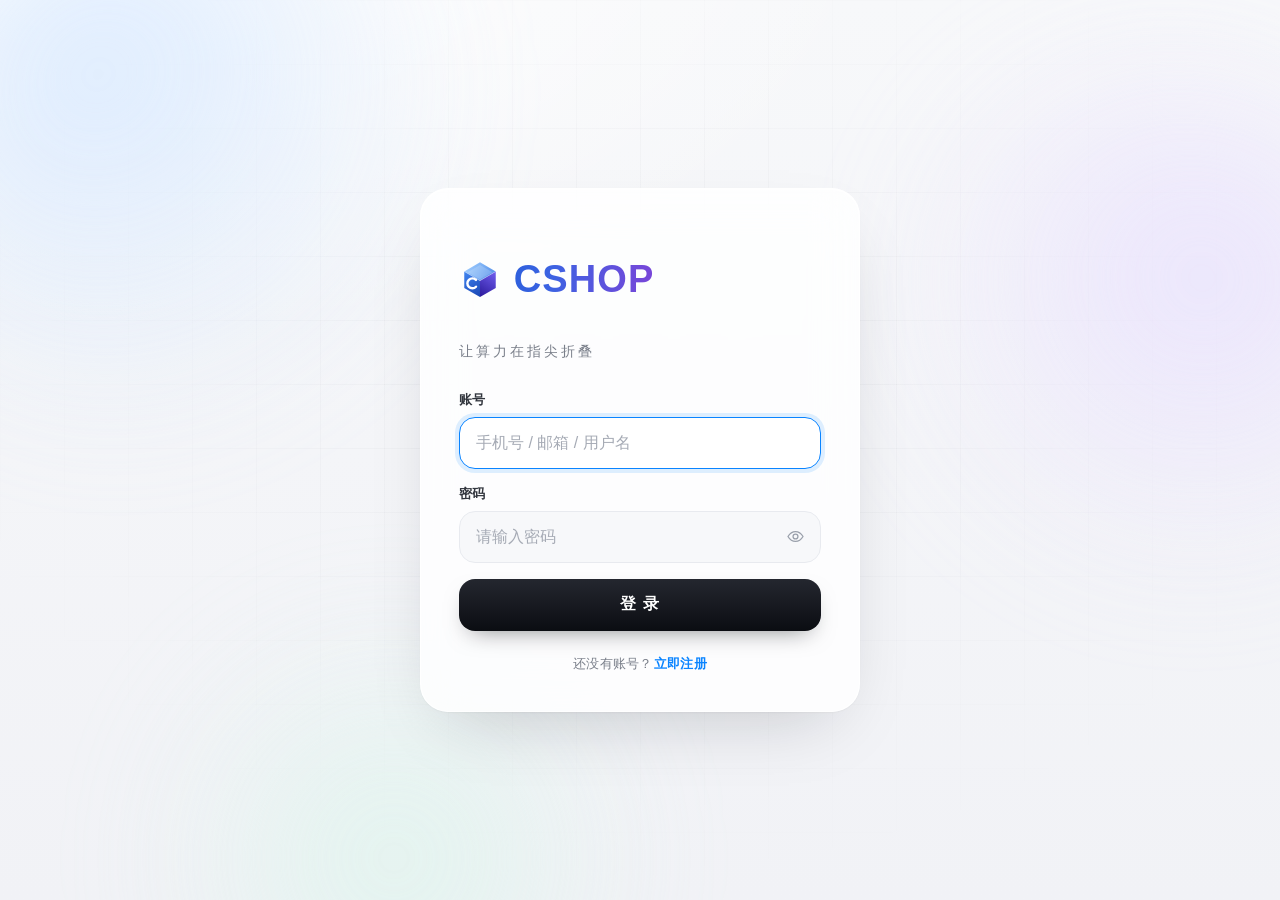
<file: index.html>
<!DOCTYPE html>
<html lang="zh-CN">
<head>
  <meta charset="UTF-8" />
  <meta name="viewport" content="width=device-width, initial-scale=1" />
  <meta name="theme-color" content="#ffffff" />
  <title>CSHOP · 让算力在指尖折叠</title>
  <link rel="icon" href="assets/favicon.svg" type="image/svg+xml" />
  <link rel="stylesheet" href="css/style.css?v=148" />
  <link rel="stylesheet" href="css/cart.css?v=148" />
  <link rel="stylesheet" href="css/home.css?v=153" />
  <link rel="stylesheet" href="css/editorial.css?v=1" />
  <link rel="stylesheet" href="css/assistant.css?v=4" />
</head>
<body class="home" data-page="home">

  <!-- ============ SVG 素材：产品线稿（占位立体图） ============ -->
  <svg class="sprite" aria-hidden="true" focusable="false">
    <defs>
      <linearGradient id="lg-silver" x1="0" y1="0" x2="0.35" y2="1">
        <stop offset="0" stop-color="#fbfcfd" />
        <stop offset="0.5" stop-color="#e4e8ee" />
        <stop offset="1" stop-color="#c3cad4" />
      </linearGradient>
      <linearGradient id="lg-metal" x1="0" y1="0" x2="0" y2="1">
        <stop offset="0" stop-color="#e7ebf0" />
        <stop offset="0.6" stop-color="#cfd5de" />
        <stop offset="1" stop-color="#aab2bd" />
      </linearGradient>
      <linearGradient id="lg-graphite" x1="0.1" y1="0" x2="0.8" y2="1">
        <stop offset="0" stop-color="#5a616b" />
        <stop offset="0.45" stop-color="#31363d" />
        <stop offset="1" stop-color="#191c21" />
      </linearGradient>
      <linearGradient id="lg-screen-dark" x1="0" y1="0" x2="0.6" y2="1">
        <stop offset="0" stop-color="#39424f" />
        <stop offset="1" stop-color="#0c1015" />
      </linearGradient>
      <linearGradient id="lg-screen-blue" x1="0.1" y1="0" x2="0.9" y2="1">
        <stop offset="0" stop-color="#dfeaff" />
        <stop offset="0.55" stop-color="#a9c0e8" />
        <stop offset="1" stop-color="#7e97c9" />
      </linearGradient>
      <linearGradient id="lg-tablet-screen" x1="0.1" y1="0" x2="0.9" y2="1">
        <stop offset="0" stop-color="#e2ecfd" />
        <stop offset="0.55" stop-color="#a9bcdf" />
        <stop offset="1" stop-color="#8199c4" />
      </linearGradient>
      <linearGradient id="lg-glare" x1="0" y1="0" x2="0.75" y2="1">
        <stop offset="0" stop-color="#ffffff" stop-opacity="0.16" />
        <stop offset="0.5" stop-color="#ffffff" stop-opacity="0" />
        <stop offset="1" stop-color="#ffffff" stop-opacity="0" />
      </linearGradient>
      <linearGradient id="lg-warm" x1="0" y1="0" x2="0.4" y2="1">
        <stop offset="0" stop-color="#fbf6ef" />
        <stop offset="1" stop-color="#e3d5c1" />
      </linearGradient>
    </defs>

    <symbol id="art-laptop" viewBox="0 0 320 220">
      <ellipse cx="160" cy="188" rx="114" ry="10" fill="#0b0d12" opacity=".09" />
      <path d="M48 146h224l14 20c1.8 2.6 0 5.4-3 5.4H37c-3 0-4.8-2.8-3-5.4z" fill="url(#lg-metal)" />
      <path d="M48 146h224l2.4 4.4H45.6z" fill="#fff" opacity=".55" />
      <rect x="139" y="155" width="42" height="4" rx="2" fill="#a8afb9" />
      <rect x="74" y="20" width="172" height="128" rx="11" fill="url(#lg-silver)" />
      <rect x="81" y="27" width="158" height="114" rx="5" fill="url(#lg-screen-dark)" />
      <rect x="81" y="27" width="158" height="114" rx="5" fill="url(#lg-screen-blue)" opacity=".18" />
      <rect x="81" y="27" width="158" height="114" rx="5" fill="url(#lg-glare)" />
      <rect x="74" y="143" width="172" height="5" fill="#b3bac4" />
    </symbol>

    <symbol id="art-phone" viewBox="0 0 320 220">
      <ellipse cx="160" cy="196" rx="60" ry="8" fill="#0b0d12" opacity=".08" />
      <g transform="rotate(-4 160 110)">
        <rect x="116" y="14" width="88" height="184" rx="22" fill="url(#lg-graphite)" />
        <rect x="121" y="19" width="78" height="174" rx="18" fill="#0b0d12" />
        <rect x="125" y="23" width="70" height="166" rx="15" fill="url(#lg-screen-blue)" />
        <path d="M125 23h70v54L125 103Z" fill="#fff" opacity=".16" />
        <rect x="147" y="28" width="26" height="7" rx="3.5" fill="#0b0d12" />
        <rect x="148" y="180" width="24" height="3" rx="1.5" fill="#0b0d12" opacity=".45" />
        <rect x="204" y="62" width="2.5" height="26" rx="1.2" fill="#6b727c" />
      </g>
    </symbol>

    <symbol id="art-tablet" viewBox="0 0 320 220">
      <ellipse cx="160" cy="196" rx="94" ry="10" fill="#0b0d12" opacity=".07" />
      <rect x="54" y="32" width="212" height="152" rx="16" fill="url(#lg-silver)" stroke="#a7b0bd" stroke-opacity=".4" />
      <rect x="62" y="40" width="196" height="136" rx="10" fill="url(#lg-tablet-screen)" />
      <rect x="62.5" y="40.5" width="195" height="135" rx="10" fill="none" stroke="#9aa6ba" stroke-opacity=".35" />
      <path d="M62 40h196v44L62 118Z" fill="#fff" opacity=".22" />
      <circle cx="160" cy="36" r="2.2" fill="#98a0aa" />
    </symbol>

    <symbol id="art-headphones" viewBox="0 0 320 220">
      <ellipse cx="160" cy="190" rx="86" ry="10" fill="#0b0d12" opacity=".07" />
      <path d="M74 138V96a86 86 0 0 1 172 0v42" fill="none" stroke="url(#lg-metal)" stroke-width="15" stroke-linecap="round" />
      <path d="M74 136V96a86 86 0 0 1 172 0v40" fill="none" stroke="#fff" stroke-width="4" stroke-linecap="round" opacity=".55" />
      <rect x="48" y="110" width="54" height="78" rx="23" fill="url(#lg-graphite)" />
      <rect x="218" y="110" width="54" height="78" rx="23" fill="url(#lg-graphite)" />
      <rect x="58" y="120" width="34" height="58" rx="17" fill="#0f1216" opacity=".55" />
      <rect x="228" y="120" width="34" height="58" rx="17" fill="#0f1216" opacity=".55" />
      <ellipse cx="75" cy="149" rx="12" ry="19" fill="#fff" opacity=".07" />
      <ellipse cx="245" cy="149" rx="12" ry="19" fill="#fff" opacity=".07" />
    </symbol>

    <symbol id="art-charger" viewBox="0 0 320 220">
      <ellipse cx="160" cy="180" rx="46" ry="7" fill="#0b0d12" opacity=".07" />
      <rect x="142" y="38" width="9" height="28" rx="3.5" fill="#cfd4db" />
      <rect x="169" y="38" width="9" height="28" rx="3.5" fill="#cfd4db" />
      <rect x="122" y="64" width="76" height="100" rx="18" fill="url(#lg-warm)" />
      <path d="M140 64h40a18 18 0 0 1 18 18v14h-76V82a18 18 0 0 1 18-18z" fill="#fff" opacity=".3" />
      <rect x="150" y="116" width="20" height="10" rx="5" fill="#b5a48c" opacity=".6" />
      <circle cx="160" cy="146" r="2.5" fill="#8fcfa2" />
    </symbol>

    <symbol id="art-powerbank" viewBox="0 0 320 220">
      <ellipse cx="160" cy="180" rx="62" ry="8" fill="#0b0d12" opacity=".08" />
      <rect x="106" y="42" width="108" height="130" rx="24" fill="url(#lg-graphite)" />
      <path d="M130 42h60a24 24 0 0 1 24 24v16h-108V66a24 24 0 0 1 24-24z" fill="#fff" opacity=".08" />
      <rect x="150" y="50" width="20" height="5" rx="2.5" fill="#0b0d12" opacity=".55" />
      <rect x="132" y="92" width="56" height="3" rx="1.5" fill="#fff" opacity=".18" />
      <circle cx="138" cy="145" r="3" fill="#8ee6b8" />
      <circle cx="154" cy="145" r="3" fill="#8ee6b8" />
      <circle cx="170" cy="145" r="3" fill="#8ee6b8" opacity=".25" />
    </symbol>

    <symbol id="art-bag" viewBox="0 0 24 24">
      <path d="M6.5 8h11l1 12h-13z" fill="none" stroke="currentColor" stroke-width="1.5" stroke-linejoin="round" />
      <path d="M9.2 8V6.4a2.8 2.8 0 0 1 5.6 0V8" fill="none" stroke="currentColor" stroke-width="1.5" stroke-linecap="round" />
    </symbol>
  </svg>

  <!-- ==================== 顶部导航 ==================== -->
  <header class="nav" id="nav">
    <div class="nav__inner">
      <span class="nav__logo" aria-label="CSHOP">CSHOP</span>

      <nav class="nav__links" aria-label="商品分类" id="navLinks">
        <button class="nav__link is-active" type="button" data-nav="首页">首页</button>
        <button class="nav__link" type="button" data-nav="商品">商品</button>
        <button class="nav__link" type="button" data-nav="新品">新品</button>
        <button class="nav__link" type="button" data-nav="CPhone">CPhone</button>
        <button class="nav__link" type="button" data-nav="CPad">CPad</button>
        <button class="nav__link" type="button" data-nav="CBook">CBook</button>
        <button class="nav__link" type="button" data-nav="配件">配件</button>
      </nav>

      <div class="nav__tools">
        <button class="icon-btn" type="button" id="cartBtn" aria-label="购物车">
          <svg viewBox="0 0 24 24" aria-hidden="true" class="icon-btn__svg">
            <use href="#art-bag" />
          </svg>
          <span class="icon-btn__badge" id="cartBadge" hidden>0</span>
        </button>

        <div class="user">
          <button class="user__btn" type="button" id="userBtn" aria-haspopup="true" aria-expanded="false" aria-label="账户菜单">
            <img class="user__avatar" id="navAvatar" src="assets/avatars/avatar-male.png" alt="" />
          </button>
          <div class="user__menu" id="userMenu" hidden>
            <div class="user__info">
              <img class="user__avatar user__avatar--lg" id="menuAvatar" src="assets/avatars/avatar-male.png" alt="" />
              <div>
                <p class="user__name" id="menuName">用户</p>
                <p class="user__account" id="menuAccount"></p>
              </div>
            </div>
            <button class="user__logout" type="button" id="logoutBtn">退出登录</button>
          </div>
        </div>

        <form class="search" id="searchForm" role="search" autocomplete="off">
          <button class="search__icon" type="submit" aria-label="搜索">
            <svg viewBox="0 0 24 24" aria-hidden="true">
              <circle cx="11" cy="11" r="6.4" fill="none" stroke="currentColor" stroke-width="1.7" />
              <path d="M16 16l4.2 4.2" fill="none" stroke="currentColor" stroke-width="1.7" stroke-linecap="round" />
            </svg>
          </button>
          <input
            class="search__input"
            id="searchInput"
            type="search"
            placeholder="搜索商品、型号或关键词"
            aria-label="搜索商品"
          />
          <button class="search__clear" type="button" id="searchClear" aria-label="清除搜索" hidden>
            <svg viewBox="0 0 24 24" aria-hidden="true"><path d="M7 7l10 10M17 7L7 17" fill="none" stroke="currentColor" stroke-width="1.7" stroke-linecap="round" /></svg>
          </button>

        </form>
      </div>
    </div>

    <!-- 悬停展开的下拉面板 -->
    <div class="nav-menu" id="navMenu" aria-hidden="true">
      <div class="nav-menu__inner">
        <div class="nav-menu__body" id="navMenuBody"></div>
      </div>
    </div>
  </header>

  <!-- 下拉时页面内容虚化层 -->
  <div class="nav-scrim" id="navScrim" aria-hidden="true"></div>

  <main>
    <!-- ==================== 主视觉（双屏轮播） ==================== -->
    <section class="hero">
      <div class="hero__inner" id="heroSlide" data-active="0">
        <div class="hero__viewport">
          <div class="hero__track" id="heroTrack">

            <!-- 幻灯片 1：CBook Fold Light -->
            <article class="hero__slide hero__slide--fold">
              <div class="hero__copy">
                <p class="eyebrow">
                  <span class="eyebrow__brand">CSHOP</span>
                  <span class="eyebrow__year">2026</span>
                  <span class="eyebrow__dot" aria-hidden="true"></span>
                  <span class="eyebrow__season">新品季</span>
                </p>
                <h1 class="hero__title">让算力在指尖折叠</h1>
                <p class="hero__lede">
                  从 CBook 的创作力，到 CPhone 的影像力，<br class="hero__br" />
                  一套为日常而生的设备体系。
                </p>
                <div class="hero__actions">
                  <button class="btn-ink" type="button" id="heroExplore">探索新品</button>
                </div>
              </div>

              <div class="hero__visual">
                <img
                  class="hero__art-img"
                  src="assets/home/hero-fold.jpg"
                  alt="CBook Fold Light 折叠双屏笔记本"
                  loading="eager"
                />
                <span class="hero__caption">CBook Fold Light</span>
              </div>
            </article>

            <!-- 幻灯片 2：CPhone ING -->
            <article class="hero__slide hero__slide--phone">
              <div class="hero__copy">
                <p class="eyebrow">
                  <span class="eyebrow__brand">CPhone ING</span>
                  <span class="eyebrow__year">2026</span>
                  <span class="eyebrow__dot" aria-hidden="true"></span>
                  <span class="eyebrow__season">AI 新品</span>
                </p>
                <h2 class="hero__title">AI 强大赋能，<br />多姿多彩</h2>
                <p class="hero__lede">
                  6.5 英寸 · 接入 CIG-AI，<br class="hero__br" />
                  把影像、性能与续航装进轻薄机身。
                </p>
                <ul class="hero__specs">
                  <li>AI 影像</li>
                  <li>轻薄机身</li>
                  <li>持久续航</li>
                </ul>
                <div class="hero__actions">
                  <a class="btn-ink btn-ink--phone" href="products.html?q=CPhone%20ING">探索 CPhone ING</a>
                </div>
              </div>

              <div class="hero__visual">
                <img
                  class="hero__art-img hero__art-img--phone"
                  src="assets/home/hero-phone.jpg"
                  alt="CPhone ING 手机正面与背面"
                  loading="eager"
                />
                <span class="hero__caption">CPhone ING</span>
              </div>
            </article>

          </div>
        </div>

        <div class="hero__dots" id="heroDots" role="tablist" aria-label="首屏商品切换">
          <button class="hero__dot is-active" type="button" role="tab" data-index="0" aria-selected="true">
            <span class="hero__dot-bar" aria-hidden="true"><i></i></span>
            <span class="hero__dot-name">CBook Fold Light</span>
          </button>
          <button class="hero__dot" type="button" role="tab" data-index="1" aria-selected="false">
            <span class="hero__dot-bar" aria-hidden="true"><i></i></span>
            <span class="hero__dot-name">CPhone ING</span>
          </button>
        </div>
      </div>
    </section>

    <!-- ==================== 品类入口 ==================== -->
    <section class="section section--collections">
      <div class="section__head">
        <div>
          <p class="section__eyebrow">Collections · 2026</p>
          <h2 class="section__title">按你的方式，组一套设备</h2>
          <p class="section__sub">同一个系统，不同的日常。从口袋到桌面，都能接上。</p>
        </div>
        <a class="link-more" href="products.html">
          全部商品
          <svg viewBox="0 0 24 24" aria-hidden="true"><path d="M9 6l6 6-6 6" fill="none" stroke="currentColor" stroke-width="1.8" stroke-linecap="round" stroke-linejoin="round" /></svg>
        </a>
      </div>

      <div class="ed-collections">
        <a class="ed-collection ed-collection--phone" href="products.html?cat=cphone" aria-label="浏览 CPhone 系列">
          <span class="ed-collection__top">
            <span class="ed-collection__index">01</span>
            <span class="ed-collection__name">CPhone</span>
            <span class="ed-collection__arrow" aria-hidden="true">
              <svg viewBox="0 0 24 24"><path d="M7 17L17 7M9 7h8v8" fill="none" stroke="currentColor" stroke-width="1.7" stroke-linecap="round" stroke-linejoin="round" /></svg>
            </span>
          </span>
          <img class="ed-collection__img" src="assets/billboard/cphone-ing-cutout.webp" alt="CPhone ING 正面与背面" loading="lazy" decoding="async" />
          <span class="ed-collection__caption">影像与 AI，随身携带</span>
        </a>

        <a class="ed-collection ed-collection--pad" href="products.html?cat=cpad" aria-label="浏览 CPad 系列">
          <span class="ed-collection__top">
            <span class="ed-collection__index">02</span>
            <span class="ed-collection__name">CPad</span>
            <span class="ed-collection__arrow" aria-hidden="true">
              <svg viewBox="0 0 24 24"><path d="M7 17L17 7M9 7h8v8" fill="none" stroke="currentColor" stroke-width="1.7" stroke-linecap="round" stroke-linejoin="round" /></svg>
            </span>
          </span>
          <img class="ed-collection__img" src="assets/products/cpad-lion8.png" alt="CPad Lion 8" loading="lazy" decoding="async" />
          <span class="ed-collection__caption">灵感，随手展开</span>
        </a>

        <a class="ed-collection ed-collection--book" href="products.html?cat=cbook" aria-label="浏览 CBook 系列">
          <span class="ed-collection__top">
            <span class="ed-collection__index">03</span>
            <span class="ed-collection__name">CBook</span>
            <span class="ed-collection__arrow" aria-hidden="true">
              <svg viewBox="0 0 24 24"><path d="M7 17L17 7M9 7h8v8" fill="none" stroke="currentColor" stroke-width="1.7" stroke-linecap="round" stroke-linejoin="round" /></svg>
            </span>
          </span>
          <img class="ed-collection__img" src="assets/products/cbook-fold.jpg" alt="CBook Fold Light" loading="lazy" decoding="async" />
          <span class="ed-collection__caption">把创作，折叠起来</span>
        </a>

        <a class="ed-collection ed-collection--max" href="products.html?cat=accessories" aria-label="浏览配件系列">
          <span class="ed-collection__top">
            <span class="ed-collection__index">04</span>
            <span class="ed-collection__name">配件</span>
            <span class="ed-collection__arrow" aria-hidden="true">
              <svg viewBox="0 0 24 24"><path d="M7 17L17 7M9 7h8v8" fill="none" stroke="currentColor" stroke-width="1.7" stroke-linecap="round" stroke-linejoin="round" /></svg>
            </span>
          </span>
          <img class="ed-collection__img" src="assets/billboard/cmaxing-cutout.png" alt="CMaxing 头戴式耳机" loading="lazy" decoding="async" />
          <span class="ed-collection__caption">该有的，都配齐</span>
        </a>
      </div>
    </section>

    <!-- ==================== 新品探寻 ==================== -->
    <section class="section">
      <div class="section__head">
        <div>
          <p class="section__eyebrow">New Arrivals</p>
          <h2 class="section__title">新品探寻</h2>
          <p class="section__sub">崭新生活，覆盖移动、创作与随身配件</p>
        </div>
        <a class="link-more" href="products.html">
          全部新品
          <svg viewBox="0 0 24 24" aria-hidden="true"><path d="M9 6l6 6-6 6" fill="none" stroke="currentColor" stroke-width="1.8" stroke-linecap="round" stroke-linejoin="round" /></svg>
        </a>
      </div>

      <div class="product-grid" id="newGrid"></div>
    </section>

    <!-- ==================== CIG-AI 叙事 ==================== -->
    <section class="section section--story">
      <div class="ed-story">
        <div class="ed-story__copy">
          <p class="ed-story__eyebrow">CIG-AI · On-device</p>
          <h2 class="ed-story__title">AI 不在云端，<br />在指尖。</h2>
          <p class="ed-story__text">
            CPhone ING 把 CIG-AI 直接跑在手机上。影像、翻译、摘要，不用等网络，也不用交出隐私。
          </p>
          <a class="ed-story__cta" href="product.html?id=cphone-ing">
            探索 CPhone ING
            <svg viewBox="0 0 24 24" aria-hidden="true"><path d="M9 6l6 6-6 6" fill="none" stroke="currentColor" stroke-width="1.8" stroke-linecap="round" stroke-linejoin="round" /></svg>
          </a>
        </div>
        <div class="ed-story__visual">
          <span class="ed-story__halo" aria-hidden="true"></span>
          <img class="ed-story__img" src="assets/billboard/cphone-ing-cutout.webp" alt="CPhone ING 正面与背面" loading="lazy" decoding="async" />
          <span class="ed-story__caption">CPhone ING · 冰海蓝</span>
        </div>
      </div>
    </section>

    <!-- ==================== 精选产品 ==================== -->
    <section class="section">
      <div class="section__head">
        <div>
          <p class="section__eyebrow">Curated Selection</p>
          <h2 class="section__title">精选产品</h2>
          <p class="section__sub">每一件都值得放进日常</p>
        </div>
      </div>

      <div class="product-grid" id="featuredGrid"></div>
    </section>

    <!-- ==================== 商品列表 ==================== -->
  </main>

  <!-- ==================== 页脚 ==================== -->
  <footer class="footer">
    <div class="footer__inner">
      <div class="footer__brand">
        <p class="footer__logo">CSHOP</p>
        <p class="footer__slogan">让算力在指尖折叠</p>
      </div>

      <ul class="footer__list">
        <li>顺丰包邮 · 全场免运费</li>
        <li>7 天无理由退换</li>
        <li>一年官方质保</li>
      </ul>

      <p class="footer__copy">© 2026 CSHOP · 演示项目，仅用于课程展示</p>
    </div>
  </footer>

  <!-- 轻提示 -->
  <div class="toast" id="toast" role="status" aria-live="polite"></div>

  <script src="js/auth.js?v=148"></script>
  <script src="js/products.js?v=149"></script>
  <script src="js/cart.js?v=148"></script>
  <script src="js/orders.js?v=148"></script>
  <script src="js/nav.js?v=150"></script>
  <script src="js/home.js?v=148"></script>
  <script src="js/hero-slider.js?v=148"></script>
  <script src="js/ai-endpoint.js?v=1"></script>
  <script src="js/assistant-tools.js?v=4"></script>
  <script src="js/assistant.js?v=4"></script>
</body>
</html>
</file>
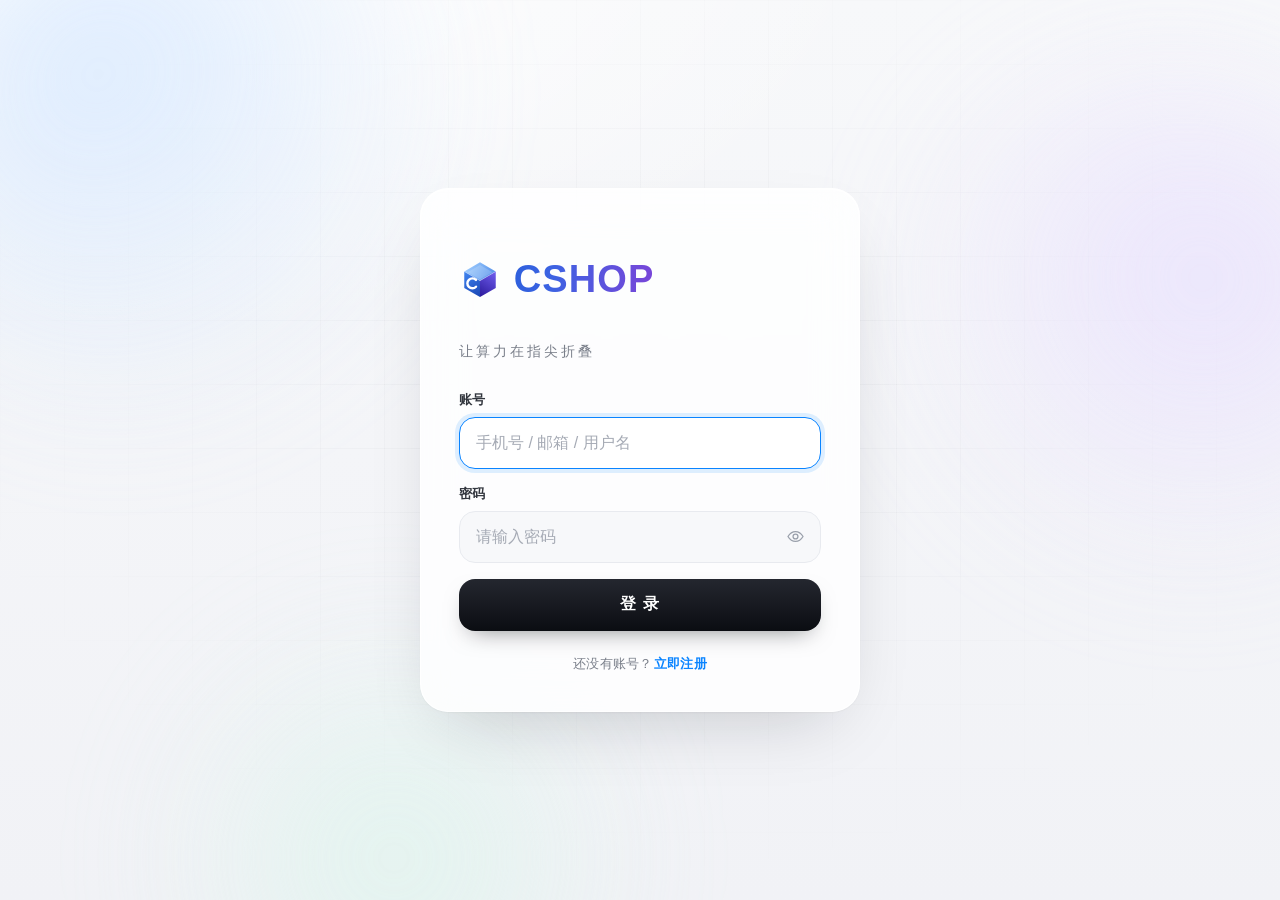
<file: checkout.html>
<!DOCTYPE html>
<html lang="zh-CN">
<head>
  <meta charset="UTF-8" />
  <meta name="viewport" content="width=device-width, initial-scale=1" />
  <meta name="theme-color" content="#ffffff" />
  <title>结算 · CSHOP</title>
  <link rel="icon" href="assets/favicon.svg" type="image/svg+xml" />
  <link rel="stylesheet" href="css/style.css?v=148" />
  <link rel="stylesheet" href="css/cart.css?v=148" />
  <link rel="stylesheet" href="css/home.css?v=152" />
  <link rel="stylesheet" href="css/checkout.css?v=148" />
  <link rel="stylesheet" href="css/assistant.css?v=4" />
</head>
<body class="home" data-page="checkout">

  <svg class="sprite" aria-hidden="true" focusable="false">
    <symbol id="art-bag" viewBox="0 0 24 24">
      <path d="M6.5 8h11l1 12h-13z" fill="none" stroke="currentColor" stroke-width="1.5" stroke-linejoin="round" />
      <path d="M9.2 8V6.4a2.8 2.8 0 0 1 5.6 0V8" fill="none" stroke="currentColor" stroke-width="1.5" stroke-linecap="round" />
    </symbol>
  </svg>

  <!-- ==================== 顶部导航 ==================== -->
  <header class="nav" id="nav">
    <div class="nav__inner">
      <span class="nav__logo" aria-label="CSHOP">CSHOP</span>

      <nav class="nav__links" aria-label="商品分类" id="navLinks">
        <button class="nav__link" type="button" data-nav="首页">首页</button>
        <button class="nav__link" type="button" data-nav="商品">商品</button>
        <button class="nav__link" type="button" data-nav="新品">新品</button>
        <button class="nav__link" type="button" data-nav="CPhone">CPhone</button>
        <button class="nav__link" type="button" data-nav="CPad">CPad</button>
        <button class="nav__link" type="button" data-nav="CBook">CBook</button>
        <button class="nav__link" type="button" data-nav="配件">配件</button>
      </nav>

      <div class="nav__tools">
        <button class="icon-btn" type="button" id="cartBtn" aria-label="购物车">
          <svg viewBox="0 0 24 24" aria-hidden="true" class="icon-btn__svg">
            <use href="#art-bag" />
          </svg>
          <span class="icon-btn__badge" id="cartBadge" hidden>0</span>
        </button>

        <div class="user">
          <button class="user__btn" type="button" id="userBtn" aria-haspopup="true" aria-expanded="false" aria-label="账户菜单">
            <img class="user__avatar" id="navAvatar" src="assets/avatars/avatar-male.png" alt="" />
          </button>
          <div class="user__menu" id="userMenu" hidden>
            <div class="user__info">
              <img class="user__avatar user__avatar--lg" id="menuAvatar" src="assets/avatars/avatar-male.png" alt="" />
              <div>
                <p class="user__name" id="menuName">用户</p>
                <p class="user__account" id="menuAccount"></p>
              </div>
            </div>
            <button class="user__logout" type="button" id="logoutBtn">退出登录</button>
          </div>
        </div>

        <form class="search" id="searchForm" role="search" autocomplete="off">
          <svg class="search__icon" viewBox="0 0 24 24" aria-hidden="true">
            <circle cx="11" cy="11" r="6.4" fill="none" stroke="currentColor" stroke-width="1.7" />
            <path d="M16 16l4.2 4.2" fill="none" stroke="currentColor" stroke-width="1.7" stroke-linecap="round" />
          </svg>
          <input class="search__input" id="searchInput" type="search" placeholder="搜索商品、型号或关键词" aria-label="搜索商品" />
          <button class="search__clear" type="button" id="searchClear" aria-label="清除搜索" hidden>
            <svg viewBox="0 0 24 24" aria-hidden="true"><path d="M7 7l10 10M17 7L7 17" fill="none" stroke="currentColor" stroke-width="1.7" stroke-linecap="round" /></svg>
          </button>
          <div class="search__panel" id="searchPanel" hidden>
            <p class="search__hint" id="searchHint">热门搜索</p>
            <div class="search__list" id="searchList"></div>
          </div>
        </form>
      </div>
    </div>

    <div class="nav-menu" id="navMenu" aria-hidden="true">
      <div class="nav-menu__inner">
        <div class="nav-menu__body" id="navMenuBody"></div>
      </div>
    </div>
  </header>

  <div class="nav-scrim" id="navScrim" aria-hidden="true"></div>

  <main class="co">
    <nav class="co__crumb" aria-label="面包屑">
      <a href="products.html">商店</a>
      <span class="co__crumb-sep" aria-hidden="true">/</span>
      <span aria-current="page">结算</span>
    </nav>

    <div class="co__head">
      <h1 class="co__title">结算</h1>
      <p class="co__sub" id="coSub">共 0 件商品</p>
    </div>

    <div class="co__grid">
      <!-- ==================== 左：填写区 ==================== -->
      <div class="co__main">

        <!-- 收货地址 -->
        <section class="co-card">
          <header class="co-card__head">
            <h2 class="co-card__title">
              <span class="co-card__num">1</span>收货地址
            </h2>
            <button class="co-link" type="button" id="addrNew">+ 新增地址</button>
          </header>

          <div class="co-addr" id="addrList"></div>

          <div class="co-addr-empty" id="addrEmpty" hidden>
            <p class="co-addr-empty__title">还没有收货地址</p>
            <p class="co-addr-empty__sub">填一个地址，我们就知道该寄到哪里了。</p>
            <button class="co-ghost-btn" type="button" id="addrEmptyBtn">添加收货地址</button>
          </div>

          <!-- 新增地址表单 -->
          <form class="co-form" id="addrForm" hidden autocomplete="off">
            <div class="co-form__row">
              <label class="co-field">
                <span class="co-field__label">收货人</span>
                <input class="co-input" id="afName" type="text" maxlength="20" placeholder="姓名" required />
              </label>
              <label class="co-field">
                <span class="co-field__label">手机号</span>
                <input class="co-input" id="afPhone" type="tel" maxlength="11" placeholder="11 位手机号" required />
              </label>
            </div>

            <div class="co-form__row co-form__row--3">
              <label class="co-field">
                <span class="co-field__label">省 / 直辖市</span>
                <select class="co-input" id="afProvince" required></select>
              </label>
              <label class="co-field">
                <span class="co-field__label">城市</span>
                <select class="co-input" id="afCity" required></select>
              </label>
              <label class="co-field">
                <span class="co-field__label">区 / 县</span>
                <select class="co-input" id="afDistrict" required></select>
              </label>
            </div>

            <label class="co-field">
              <span class="co-field__label">详细地址</span>
              <input class="co-input" id="afDetail" type="text" maxlength="60" placeholder="街道、门牌号、楼层、房间号" required />
            </label>

            <div class="co-form__tags" role="group" aria-label="地址标签">
              <span class="co-field__label">标签</span>
              <button class="co-tag is-active" type="button" data-tag="家">家</button>
              <button class="co-tag" type="button" data-tag="公司">公司</button>
              <button class="co-tag" type="button" data-tag="学校">学校</button>
            </div>

            <div class="co-form__foot">
              <label class="co-check">
                <input type="checkbox" id="afDefault" />
                <span>设为默认地址</span>
              </label>
              <div class="co-form__actions">
                <button class="co-ghost-btn" type="button" id="addrCancel">取消</button>
                <button class="co-ghost-btn co-ghost-btn--solid" type="submit">保存并使用</button>
              </div>
            </div>
            <p class="co-form__error" id="afError" hidden></p>
          </form>
        </section>

        <!-- 配送方式 -->
        <section class="co-card">
          <header class="co-card__head">
            <h2 class="co-card__title">
              <span class="co-card__num">2</span>配送方式
            </h2>
          </header>

          <div class="co-ship">
            <div class="co-ship__item is-active">
              <span class="co-ship__radio" aria-hidden="true"></span>
              <div class="co-ship__main">
                <p class="co-ship__name">顺丰标快</p>
                <p class="co-ship__desc">今日 18:00 前下单，预计明日送达</p>
              </div>
              <span class="co-ship__fee">免运费</span>
            </div>
          </div>
        </section>

        <!-- 支付方式 -->
        <section class="co-card">
          <header class="co-card__head">
            <h2 class="co-card__title">
              <span class="co-card__num">3</span>支付方式
            </h2>
          </header>

          <div class="co-pay" id="payList" role="radiogroup" aria-label="支付方式">
            <button class="co-pay__item is-active" type="button" role="radio" aria-checked="true" data-pay="wechat">
              <span class="co-pay__icon co-pay__icon--wechat" aria-hidden="true">
                <svg viewBox="0 0 24 24"><path d="M9.2 4.6c-3.6 0-6.5 2.5-6.5 5.6 0 1.8 1 3.3 2.6 4.4l-.7 2.1 2.4-1.2c.7.2 1.4.3 2.2.3h.5a5 5 0 0 1-.2-1.4c0-3 3-5.5 6.7-5.5h.4c-.6-2.5-3.3-4.3-6.4-4.3Z" fill="currentColor" opacity=".9"/><path d="M21.2 13.7c0-2.6-2.5-4.7-5.6-4.7s-5.6 2.1-5.6 4.7 2.5 4.7 5.6 4.7c.7 0 1.3-.1 1.9-.3l1.9 1-.6-1.7c1.5-.9 2.4-2.2 2.4-3.7Z" fill="currentColor"/></svg>
              </span>
              <span class="co-pay__name">微信支付</span>
              <span class="co-pay__check" aria-hidden="true"></span>
            </button>

            <button class="co-pay__item" type="button" role="radio" aria-checked="false" data-pay="alipay">
              <span class="co-pay__icon co-pay__icon--alipay" aria-hidden="true">
                <svg viewBox="0 0 24 24"><rect x="3" y="3" width="18" height="18" rx="5" fill="none" stroke="currentColor" stroke-width="1.6"/><path d="M7 8.4h10M12 6v5.2c0 2.8-1.9 4.6-4.6 5.2M8.4 14.2c2.6 1.9 5.5 2.4 8.6 1.4" fill="none" stroke="currentColor" stroke-width="1.6" stroke-linecap="round"/></svg>
              </span>
              <span class="co-pay__name">支付宝</span>
              <span class="co-pay__check" aria-hidden="true"></span>
            </button>

            <button class="co-pay__item" type="button" role="radio" aria-checked="false" data-pay="card">
              <span class="co-pay__icon" aria-hidden="true">
                <svg viewBox="0 0 24 24"><rect x="2.6" y="5.4" width="18.8" height="13.2" rx="2.6" fill="none" stroke="currentColor" stroke-width="1.6"/><path d="M2.6 10h18.8" stroke="currentColor" stroke-width="1.6"/><path d="M6 14.6h4" stroke="currentColor" stroke-width="1.6" stroke-linecap="round"/></svg>
              </span>
              <span class="co-pay__name">银行卡</span>
              <span class="co-pay__check" aria-hidden="true"></span>
            </button>
          </div>
        </section>

        <!-- 备注 -->
        <section class="co-card">
          <header class="co-card__head">
            <h2 class="co-card__title">
              <span class="co-card__num">4</span>备注<span class="co-optional">选填</span>
            </h2>
          </header>
          <textarea class="co-textarea" id="coNote" maxlength="80" rows="3" placeholder="如有特殊要求可以写在这里"></textarea>
        </section>
      </div>

      <!-- ==================== 右：订单摘要 ==================== -->
      <aside class="co-summary" aria-label="订单摘要">
        <h2 class="co-summary__title">订单摘要</h2>

        <div class="co-items" id="coItems"></div>

        <dl class="co-money">
          <div class="co-money__row">
            <dt>商品合计</dt>
            <dd id="sumGoods">¥0</dd>
          </div>
          <div class="co-money__row">
            <dt>运费</dt>
            <dd class="co-money__free">免运费</dd>
          </div>
          <div class="co-money__row co-money__row--total">
            <dt>应付总额</dt>
            <dd id="sumTotal">¥0</dd>
          </div>
        </dl>

        <button class="co-submit" type="button" id="coSubmit">
          提交订单
          <span class="co-submit__amount" id="submitAmount"></span>
        </button>

        <p class="co-summary__note">
          <svg viewBox="0 0 24 24" aria-hidden="true"><path d="M12 3.6 20 6v5.4c0 4.4-3.2 7.6-8 9-4.8-1.4-8-4.6-8-9V6z" fill="none" stroke="currentColor" stroke-width="1.4" stroke-linejoin="round"/><path d="m8.8 12.1 2.3 2.3 4.2-4.3" fill="none" stroke="currentColor" stroke-width="1.5" stroke-linecap="round" stroke-linejoin="round"/></svg>
          提交订单即表示同意《CSHOP 服务条款》，演示项目不产生真实交易
        </p>
      </aside>
    </div>
  </main>

  <!-- ==================== 支付弹层 ==================== -->
  <div class="co-modal" id="payModal" hidden>
    <div class="co-modal__mask" data-close></div>
    <div class="co-modal__panel" role="dialog" aria-modal="true" aria-labelledby="payTitle">
      <button class="co-modal__close" type="button" data-close aria-label="关闭">
        <svg viewBox="0 0 24 24" aria-hidden="true"><path d="M7 7l10 10M17 7L7 17" fill="none" stroke="currentColor" stroke-width="1.7" stroke-linecap="round"/></svg>
      </button>

      <p class="co-modal__brand" id="payBrand">微信支付</p>
      <p class="co-modal__amount" id="payAmount">¥0</p>

      <div class="co-qr">
        <canvas id="payQr" width="360" height="360" aria-label="模拟支付二维码"></canvas>
        <span class="co-qr__badge">模拟二维码</span>
      </div>

      <div class="co-cardform" id="payCard" hidden>
        <label class="co-field">
          <span class="co-field__label">卡号</span>
          <input class="co-input" id="cardNo" inputmode="numeric" placeholder="4242 4242 4242 4242" maxlength="19" />
        </label>
        <div class="co-cardform__row">
          <label class="co-field">
            <span class="co-field__label">有效期</span>
            <input class="co-input" id="cardExp" placeholder="MM / YY" maxlength="7" />
          </label>
          <label class="co-field">
            <span class="co-field__label">安全码</span>
            <input class="co-input" id="cardCvv" placeholder="CVV" maxlength="4" />
          </label>
        </div>
        <p class="co-cardform__tip">演示环境不校验卡号，填任意内容即可</p>
      </div>

      <p class="co-modal__hint" id="payHint">请使用微信扫一扫完成支付</p>

      <button class="co-submit co-submit--modal" type="button" id="payDone">我已完成支付</button>
      <button class="co-link co-link--center" type="button" data-close>换个方式支付</button>
    </div>
  </div>

  <div class="toast" id="toast" role="status" aria-live="polite"></div>

  <script src="js/regions.js?v=148"></script>
  <script src="js/auth.js?v=148"></script>
  <script src="js/products.js?v=149"></script>
  <script src="js/cart.js?v=148"></script>
  <script src="js/nav.js?v=150"></script>
  <script src="js/orders.js?v=148"></script>
  <script src="js/checkout.js?v=150"></script>
  <script src="js/ai-endpoint.js?v=1"></script>
  <script src="js/assistant-tools.js?v=4"></script>
  <script src="js/assistant.js?v=4"></script>
</body>
</html>
</file>
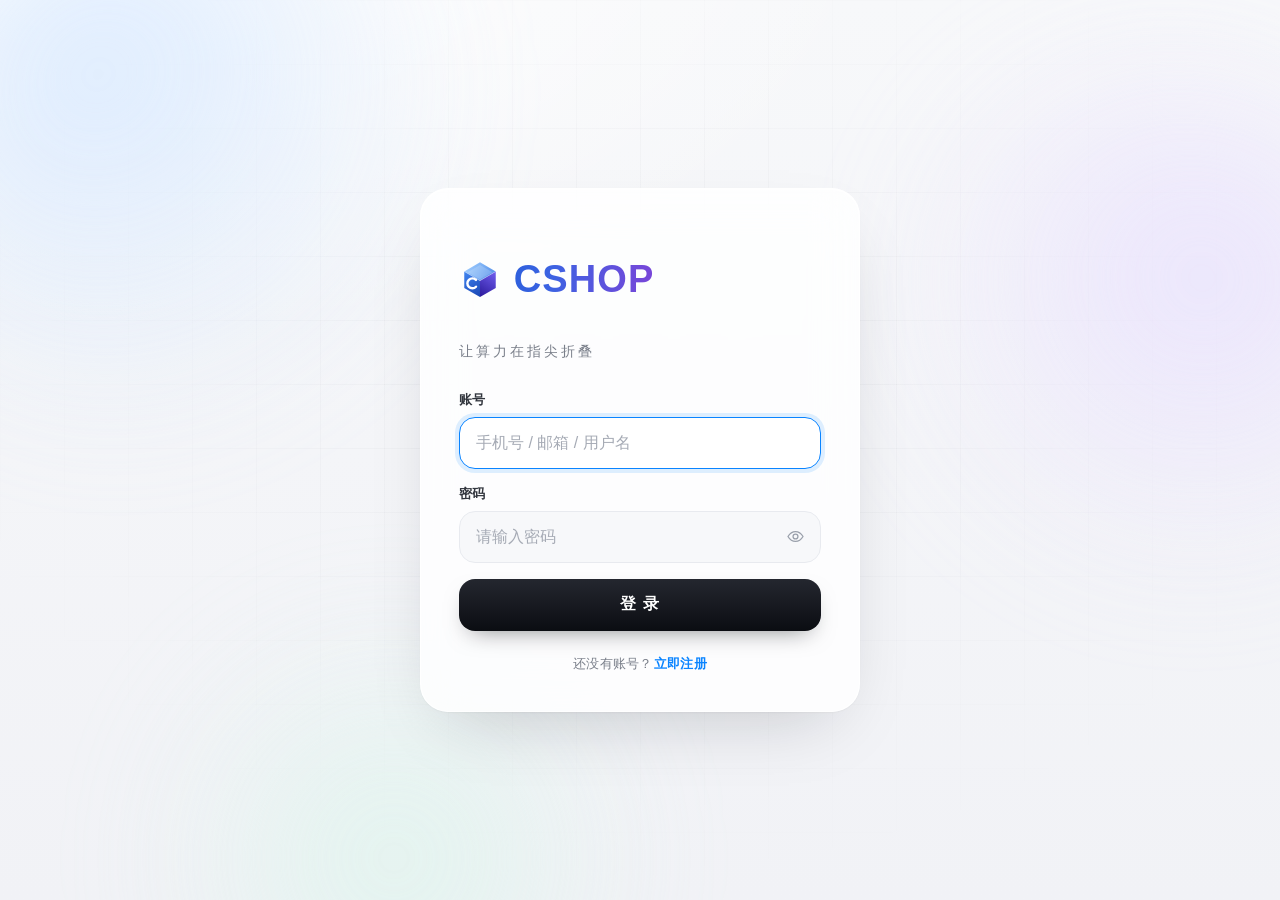
<file: login.html>
<!DOCTYPE html>
<html lang="zh-CN">
<head>
  <meta charset="UTF-8" />
  <meta name="viewport" content="width=device-width, initial-scale=1" />
  <meta name="theme-color" content="#f4f5f8" />
  <title>登录 · CSHOP</title>
  <link rel="icon" href="assets/favicon.svg" type="image/svg+xml" />
  <link rel="stylesheet" href="css/style.css?v=148" />
</head>
<body class="auth-page">
  <!-- 背景光晕 -->
  <div class="bg-decor" aria-hidden="true">
    <span class="orb orb--blue"></span>
    <span class="orb orb--violet"></span>
    <span class="orb orb--mint"></span>
  </div>

  <main class="auth-shell">
    <section class="auth-card" aria-labelledby="loginTitle">
      <header class="brand">
        <h1 class="brand__logo" id="loginTitle">
          CSHOP
        </h1>
        <p class="brand__tagline">让算力在指尖折叠</p>
      </header>

      <form class="form" id="loginForm" novalidate>
        <div class="field">
          <label class="field__label" for="account">账号</label>
          <input
            class="input"
            id="account"
            name="account"
            type="text"
            inputmode="text"
            autocomplete="username"
            placeholder="手机号 / 邮箱 / 用户名"
            spellcheck="false"
          />
        </div>

        <div class="field">
          <label class="field__label" for="password">密码</label>
          <div class="input-wrap">
            <input
              class="input"
              id="password"
              name="password"
              type="password"
              autocomplete="current-password"
              placeholder="请输入密码"
            />
            <button
              class="eye-btn"
              type="button"
              data-toggle-password="password"
              aria-label="显示密码"
              aria-pressed="false"
            >
              <svg class="eye-on" viewBox="0 0 24 24" fill="none" stroke="currentColor" stroke-width="1.6" stroke-linecap="round" stroke-linejoin="round" aria-hidden="true">
                <path d="M2.5 12S6.2 5.8 12 5.8 21.5 12 21.5 12 17.8 18.2 12 18.2 2.5 12 2.5 12Z" />
                <circle cx="12" cy="12" r="3.1" />
              </svg>
              <svg class="eye-off" viewBox="0 0 24 24" fill="none" stroke="currentColor" stroke-width="1.6" stroke-linecap="round" stroke-linejoin="round" aria-hidden="true">
                <path d="M4 4l16 16" />
                <path d="M9.6 5.2A9.9 9.9 0 0 1 12 5c5.8 0 9.5 6.2 9.5 6.2a17.4 17.4 0 0 1-2.6 3.5" />
                <path d="M6.3 7.1A17.4 17.4 0 0 0 2.5 12S6.2 18.2 12 18.2a9.7 9.7 0 0 0 3.9-.8" />
                <path d="M9.9 9.9a3 3 0 0 0 4.2 4.2" />
              </svg>
            </button>
          </div>
        </div>

        <p class="form-msg" id="loginMsg" role="alert" aria-live="polite"></p>

        <button class="btn btn--primary" type="submit" id="loginBtn">登 录</button>
      </form>

      <p class="auth-switch">
        还没有账号？<a class="link" href="register.html">立即注册</a>
      </p>
    </section>
  </main>

  <script src="js/auth.js?v=148"></script>
  <script src="js/login.js?v=148"></script>
</body>
</html>
</file>
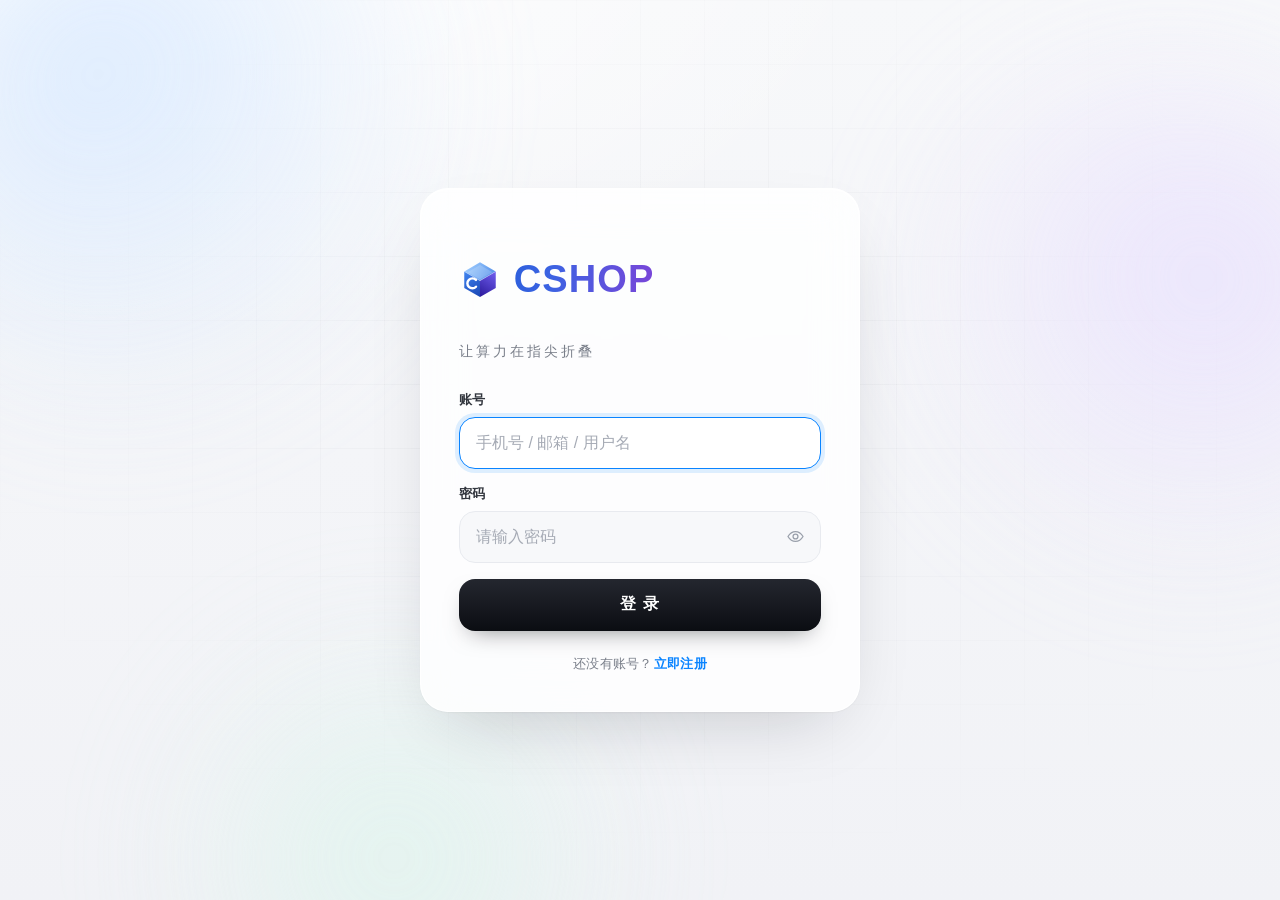
<file: order.html>
<!DOCTYPE html>
<html lang="zh-CN">
<head>
  <meta charset="UTF-8" />
  <meta name="viewport" content="width=device-width, initial-scale=1" />
  <meta name="theme-color" content="#ffffff" />
  <title>下单成功 · CSHOP</title>
  <link rel="icon" href="assets/favicon.svg" type="image/svg+xml" />
  <link rel="stylesheet" href="css/style.css?v=148" />
  <link rel="stylesheet" href="css/cart.css?v=148" />
  <link rel="stylesheet" href="css/home.css?v=152" />
  <link rel="stylesheet" href="css/checkout.css?v=149" />
  <link rel="stylesheet" href="css/assistant.css?v=4" />
</head>
<body class="home" data-page="order">

  <svg class="sprite" aria-hidden="true" focusable="false">
    <symbol id="art-bag" viewBox="0 0 24 24">
      <path d="M6.5 8h11l1 12h-13z" fill="none" stroke="currentColor" stroke-width="1.5" stroke-linejoin="round" />
      <path d="M9.2 8V6.4a2.8 2.8 0 0 1 5.6 0V8" fill="none" stroke="currentColor" stroke-width="1.5" stroke-linecap="round" />
    </symbol>
  </svg>

  <header class="nav" id="nav">
    <div class="nav__inner">
      <span class="nav__logo" aria-label="CSHOP">CSHOP</span>

      <nav class="nav__links" aria-label="商品分类" id="navLinks">
        <button class="nav__link" type="button" data-nav="首页">首页</button>
        <button class="nav__link" type="button" data-nav="商品">商品</button>
        <button class="nav__link" type="button" data-nav="新品">新品</button>
        <button class="nav__link" type="button" data-nav="CPhone">CPhone</button>
        <button class="nav__link" type="button" data-nav="CPad">CPad</button>
        <button class="nav__link" type="button" data-nav="CBook">CBook</button>
        <button class="nav__link" type="button" data-nav="配件">配件</button>
      </nav>

      <div class="nav__tools">
        <button class="icon-btn" type="button" id="cartBtn" aria-label="购物车">
          <svg viewBox="0 0 24 24" aria-hidden="true" class="icon-btn__svg">
            <use href="#art-bag" />
          </svg>
          <span class="icon-btn__badge" id="cartBadge" hidden>0</span>
        </button>

        <div class="user">
          <button class="user__btn" type="button" id="userBtn" aria-haspopup="true" aria-expanded="false" aria-label="账户菜单">
            <img class="user__avatar" id="navAvatar" src="assets/avatars/avatar-male.png" alt="" />
          </button>
          <div class="user__menu" id="userMenu" hidden>
            <div class="user__info">
              <img class="user__avatar user__avatar--lg" id="menuAvatar" src="assets/avatars/avatar-male.png" alt="" />
              <div>
                <p class="user__name" id="menuName">用户</p>
                <p class="user__account" id="menuAccount"></p>
              </div>
            </div>
            <button class="user__logout" type="button" id="logoutBtn">退出登录</button>
          </div>
        </div>

        <form class="search" id="searchForm" role="search" autocomplete="off">
          <svg class="search__icon" viewBox="0 0 24 24" aria-hidden="true">
            <circle cx="11" cy="11" r="6.4" fill="none" stroke="currentColor" stroke-width="1.7" />
            <path d="M16 16l4.2 4.2" fill="none" stroke="currentColor" stroke-width="1.7" stroke-linecap="round" />
          </svg>
          <input class="search__input" id="searchInput" type="search" placeholder="搜索商品、型号或关键词" aria-label="搜索商品" />
          <button class="search__clear" type="button" id="searchClear" aria-label="清除搜索" hidden>
            <svg viewBox="0 0 24 24" aria-hidden="true"><path d="M7 7l10 10M17 7L7 17" fill="none" stroke="currentColor" stroke-width="1.7" stroke-linecap="round" /></svg>
          </button>
          <div class="search__panel" id="searchPanel" hidden>
            <p class="search__hint" id="searchHint">热门搜索</p>
            <div class="search__list" id="searchList"></div>
          </div>
        </form>
      </div>
    </div>

    <div class="nav-menu" id="navMenu" aria-hidden="true">
      <div class="nav-menu__inner">
        <div class="nav-menu__body" id="navMenuBody"></div>
      </div>
    </div>
  </header>

  <div class="nav-scrim" id="navScrim" aria-hidden="true"></div>

  <main class="ok">
    <span class="ok__badge" aria-hidden="true">
      <svg viewBox="0 0 24 24"><path d="m5.5 12.4 4.2 4.2 8.8-9" fill="none" stroke="currentColor" stroke-width="2.2" stroke-linecap="round" stroke-linejoin="round"/></svg>
    </span>

    <h1 class="ok__title">下单成功</h1>
    <p class="ok__sub" id="okSub">我们已经收到你的订单，正在准备发货</p>

    <section class="ok__card" id="okCard" hidden>
      <dl class="ok__rows">
        <div class="ok__row"><dt>订单号</dt><dd id="okId">—</dd></div>
        <div class="ok__row"><dt>下单时间</dt><dd id="okTime">—</dd></div>
        <div class="ok__row"><dt>实付金额</dt><dd><strong id="okTotal">—</strong></dd></div>
        <div class="ok__row"><dt>支付方式</dt><dd id="okPay">—</dd></div>
        <div class="ok__row"><dt>收货信息</dt><dd id="okAddr">—</dd></div>
        <div class="ok__row" id="okNoteRow" hidden><dt>备注</dt><dd id="okNote"></dd></div>
      </dl>

      <div class="ok__items" id="okItems"></div>
    </section>

    <div class="ok__actions">
      <a class="ok__btn ok__btn--primary" href="products.html">继续购物</a>
      <a class="ok__btn" href="index.html?v=148">返回首页</a>
    </div>
  </main>

  <div class="toast" id="toast" role="status" aria-live="polite"></div>

  <script src="js/auth.js?v=148"></script>
  <script src="js/products.js?v=149"></script>
  <script src="js/cart.js?v=148"></script>
  <script src="js/nav.js?v=150"></script>
  <script src="js/orders.js?v=148"></script>
  <script src="js/order.js?v=149"></script>
  <script src="js/ai-endpoint.js?v=1"></script>
  <script src="js/assistant-tools.js?v=4"></script>
  <script src="js/assistant.js?v=4"></script>
</body>
</html>
</file>
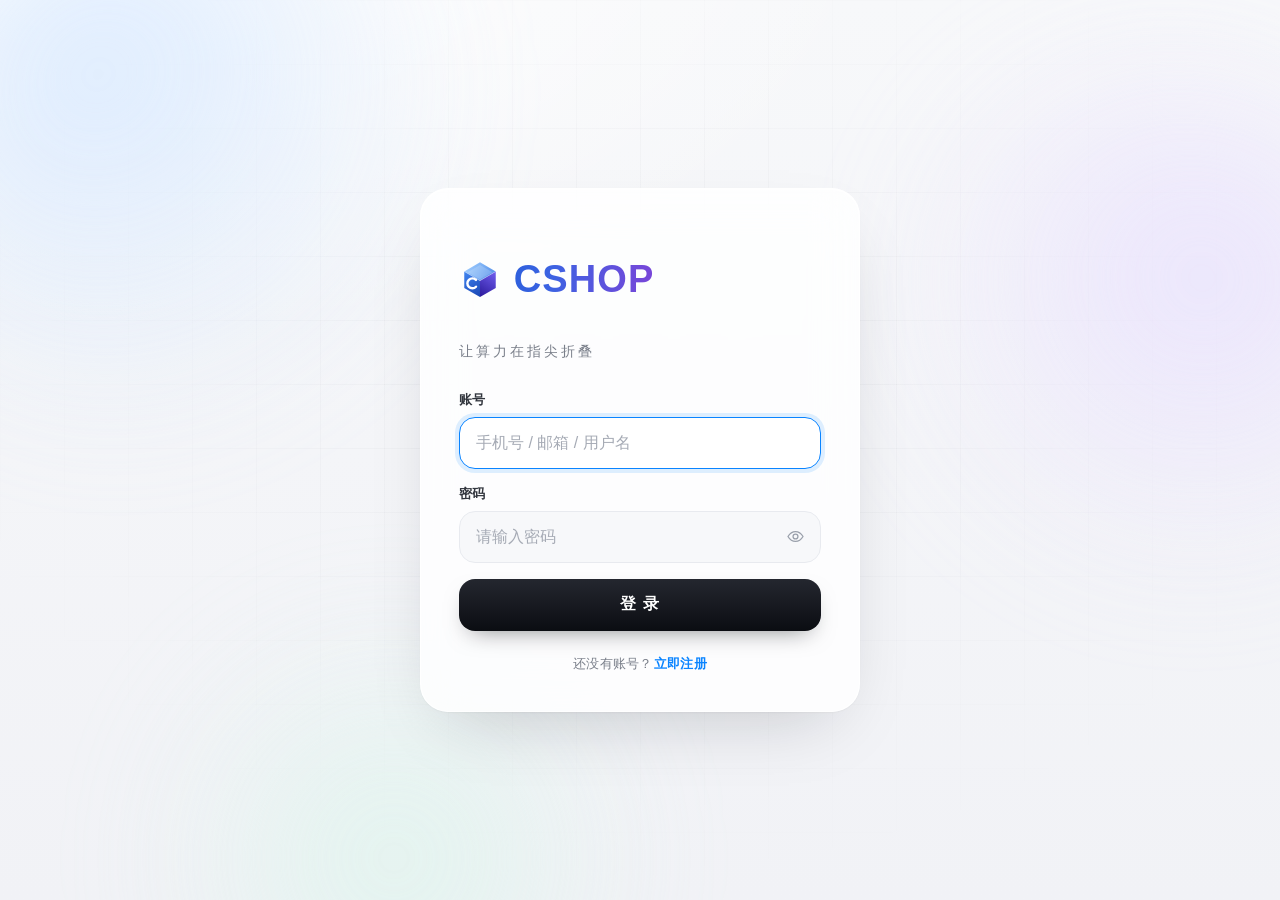
<file: product.html>
<!DOCTYPE html>
<html lang="zh-CN">
<head>
  <meta charset="UTF-8" />
  <meta name="viewport" content="width=device-width, initial-scale=1" />
  <meta name="theme-color" content="#ffffff" />
  <title>CPhone ING · CSHOP</title>
  <link rel="icon" href="assets/favicon.svg" type="image/svg+xml" />
  <link rel="stylesheet" href="css/style.css?v=148" />
  <link rel="stylesheet" href="css/cart.css?v=148" />
  <link rel="stylesheet" href="css/home.css?v=152" />
  <link rel="stylesheet" href="css/product.css?v=148" />
  <link rel="stylesheet" href="css/assistant.css?v=4" />
</head>
<body class="home" data-page="product">

  <!-- 导航需要的图标 -->
  <svg class="sprite" aria-hidden="true" focusable="false">
    <symbol id="art-bag" viewBox="0 0 24 24">
      <path d="M6.5 8h11l1 12h-13z" fill="none" stroke="currentColor" stroke-width="1.5" stroke-linejoin="round" />
      <path d="M9.2 8V6.4a2.8 2.8 0 0 1 5.6 0V8" fill="none" stroke="currentColor" stroke-width="1.5" stroke-linecap="round" />
    </symbol>
  </svg>

  <!-- ==================== 顶部导航 ==================== -->
  <header class="nav" id="nav">
    <div class="nav__inner">
      <span class="nav__logo" aria-label="CSHOP">CSHOP</span>

      <nav class="nav__links" aria-label="商品分类" id="navLinks">
        <button class="nav__link" type="button" data-nav="首页">首页</button>
        <button class="nav__link" type="button" data-nav="商品">商品</button>
        <button class="nav__link" type="button" data-nav="新品">新品</button>
        <button class="nav__link is-active" type="button" data-nav="CPhone">CPhone</button>
        <button class="nav__link" type="button" data-nav="CPad">CPad</button>
        <button class="nav__link" type="button" data-nav="CBook">CBook</button>
        <button class="nav__link" type="button" data-nav="配件">配件</button>
      </nav>

      <div class="nav__tools">
        <button class="icon-btn" type="button" id="cartBtn" aria-label="购物车">
          <svg viewBox="0 0 24 24" aria-hidden="true" class="icon-btn__svg">
            <use href="#art-bag" />
          </svg>
          <span class="icon-btn__badge" id="cartBadge" hidden>0</span>
        </button>

        <div class="user">
          <button class="user__btn" type="button" id="userBtn" aria-haspopup="true" aria-expanded="false" aria-label="账户菜单">
            <img class="user__avatar" id="navAvatar" src="assets/avatars/avatar-male.png" alt="" />
          </button>
          <div class="user__menu" id="userMenu" hidden>
            <div class="user__info">
              <img class="user__avatar user__avatar--lg" id="menuAvatar" src="assets/avatars/avatar-male.png" alt="" />
              <div>
                <p class="user__name" id="menuName">用户</p>
                <p class="user__account" id="menuAccount"></p>
              </div>
            </div>
            <button class="user__logout" type="button" id="logoutBtn">退出登录</button>
          </div>
        </div>

        <form class="search" id="searchForm" role="search" autocomplete="off">
          <svg class="search__icon" viewBox="0 0 24 24" aria-hidden="true">
            <circle cx="11" cy="11" r="6.4" fill="none" stroke="currentColor" stroke-width="1.7" />
            <path d="M16 16l4.2 4.2" fill="none" stroke="currentColor" stroke-width="1.7" stroke-linecap="round" />
          </svg>
          <input class="search__input" id="searchInput" type="search" placeholder="搜索商品、型号或关键词" aria-label="搜索商品" />
          <button class="search__clear" type="button" id="searchClear" aria-label="清除搜索" hidden>
            <svg viewBox="0 0 24 24" aria-hidden="true"><path d="M7 7l10 10M17 7L7 17" fill="none" stroke="currentColor" stroke-width="1.7" stroke-linecap="round" /></svg>
          </button>
        </form>
      </div>
    </div>

    <div class="nav-menu" id="navMenu" aria-hidden="true">
      <div class="nav-menu__inner">
        <div class="nav-menu__body" id="navMenuBody"></div>
      </div>
    </div>
  </header>

  <div class="nav-scrim" id="navScrim" aria-hidden="true"></div>

  <main class="pd">
    <!-- 面包屑 -->
    <nav class="pd__crumb" id="pdCrumb" aria-label="面包屑">
      <a href="products.html">商店</a>
      <span class="pd__crumb-sep" aria-hidden="true">/</span>
      <a href="products.html?cat=cphone" id="pdCrumbCat">手机</a>
      <span class="pd__crumb-sep" aria-hidden="true">/</span>
      <span aria-current="page" id="pdCrumbName">CPhone ING</span>
    </nav>

    <div class="pd__grid">
      <!-- 左：图库 -->
      <div class="pd-gallery">
        <div class="pd-gallery__frame">
          <div class="pd-gallery__stage" id="pdStage"></div>
          <span class="pd-gallery__badge" id="pdBadge" hidden>新品</span>
        </div>
        <div class="pd-gallery__thumbs" id="pdThumbs" role="tablist" aria-label="商品图片"></div>
      </div>

      <!-- 右：信息 -->
      <section class="pd-info" aria-label="商品信息">
        <h1 class="pd-info__title" id="pdName">CPhone ING</h1>

        <div class="pd-info__price-row">
          <p class="pd-info__price" id="pdPrice">¥5,999</p>
          <p class="pd-info__price-note">含税 · 免运费</p>
        </div>

        <div class="pd-info__chips" id="pdChips"></div>

        <p class="pd-stock" id="pdStock">现货 · 可立即发货</p>

        <p class="pd-info__desc" id="pdDesc"></p>

        <hr class="pd-divider" />

        <div class="pd-field">
          <p class="pd-field__label">颜色：<span class="pd-field__value" id="pdColorName">冰海蓝</span></p>
          <div class="pd-swatches" id="pdSwatches"></div>
        </div>

        <div class="pd-field">
          <p class="pd-field__label">数量</p>
          <div class="pd-qty">
            <button class="pd-qty__btn" type="button" data-step="-1" aria-label="减少数量">−</button>
            <span class="pd-qty__value" id="pdQty" aria-live="polite">1</span>
            <button class="pd-qty__btn" type="button" data-step="1" aria-label="增加数量">+</button>
          </div>
        </div>

        <div class="pd-actions">
          <button class="pd-btn pd-btn--cart" type="button" id="pdAdd">加入购物车</button>
          <button class="pd-btn pd-btn--buy" type="button" id="pdBuy">立即下单</button>
        </div>

        <p class="pd-note">
          <svg viewBox="0 0 24 24" aria-hidden="true"><path d="M3 7h11v8H3z" fill="none" stroke="currentColor" stroke-width="1.5" /><path d="M14 10h4l3 3v2h-7z" fill="none" stroke="currentColor" stroke-width="1.5" /><circle cx="7" cy="17.5" r="1.6" fill="none" stroke="currentColor" stroke-width="1.5" /><circle cx="17.5" cy="17.5" r="1.6" fill="none" stroke="currentColor" stroke-width="1.5" /></svg>
          今日 18:00 前下单，预计明日送达
        </p>

        <div class="pd-acc" id="pdAcc"></div>
      </section>
    </div>
  </main>

  <footer class="footer">
    <div class="footer__inner">
      <div class="footer__brand">
        <p class="footer__logo">CSHOP</p>
        <p class="footer__slogan">让算力在指尖折叠</p>
      </div>

      <ul class="footer__list">
        <li>顺丰包邮 · 全场免运费</li>
        <li>7 天无理由退换</li>
        <li>一年官方质保</li>
      </ul>

      <p class="footer__copy">© 2026 CSHOP · 演示项目，仅用于课程展示</p>
    </div>
  </footer>

  <div class="toast" id="toast" role="status" aria-live="polite"></div>

  <script src="js/auth.js?v=148"></script>
  <script src="js/products.js?v=149"></script>
  <script src="js/cart.js?v=148"></script>
  <script src="js/orders.js?v=148"></script>
  <script src="js/nav.js?v=150"></script>
  <script src="js/product-detail.js?v=150"></script>
  <script src="js/ai-endpoint.js?v=1"></script>
  <script src="js/assistant-tools.js?v=4"></script>
  <script src="js/assistant.js?v=4"></script>
</body>
</html>
</file>
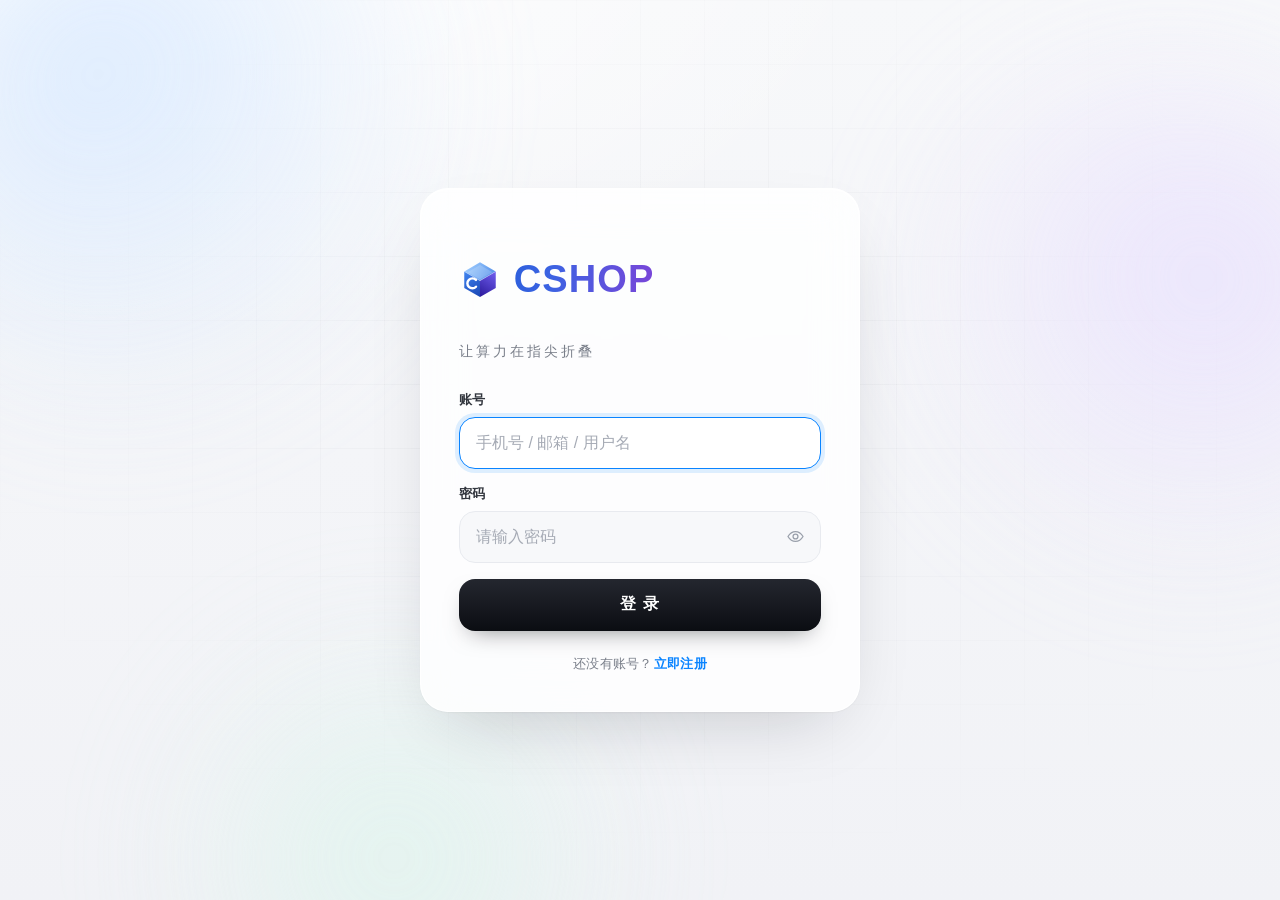
<file: products.html>
<!DOCTYPE html>
<html lang="zh-CN">
<head>
  <meta charset="UTF-8" />
  <meta name="viewport" content="width=device-width, initial-scale=1" />
  <meta name="theme-color" content="#ffffff" />
  <title>探索所有商品 · CSHOP</title>
  <link rel="icon" href="assets/favicon.svg" type="image/svg+xml" />
  <link rel="stylesheet" href="css/style.css?v=148" />
  <link rel="stylesheet" href="css/cart.css?v=148" />
  <link rel="stylesheet" href="css/home.css?v=153" />
  <link rel="stylesheet" href="css/billboard.css?v=148" />
  <link rel="stylesheet" href="css/cpad-billboard.css?v=13" />
  <link rel="stylesheet" href="css/cbook-billboard.css?v=4" />
  <link rel="stylesheet" href="css/cmaxing-billboard.css?v=2" />
  <link rel="stylesheet" href="css/new-arrivals-billboard.css?v=1" />
  <link rel="stylesheet" href="css/editorial.css?v=1" />
  <link rel="stylesheet" href="css/assistant.css?v=4" />
  <script>
    /* 分类广告牌：提前设类，用广告牌替换页头占位，避免闪动 */
    var billboardParams = new URLSearchParams(window.location.search);
    var billboardCat = billboardParams.get("cat");
    if (billboardCat === "cphone") {
      document.documentElement.classList.add("is-cphone");
    } else if (billboardCat === "cpad") {
      document.documentElement.classList.add("is-cpad");
    } else if (billboardCat === "cbook") {
      document.documentElement.classList.add("is-cbook");
    } else if (billboardCat === "accessories") {
      document.documentElement.classList.add("is-accessories");
    } else if (billboardParams.get("new") === "1") {
      document.documentElement.classList.add("is-new");
    }
  </script>
</head>
<body class="home" data-page="products">

  <!-- ============ SVG 素材：产品线稿（占位立体图） ============ -->
  <svg class="sprite" aria-hidden="true" focusable="false">
    <defs>
      <linearGradient id="lg-silver" x1="0" y1="0" x2="0.35" y2="1">
        <stop offset="0" stop-color="#fbfcfd" />
        <stop offset="0.5" stop-color="#e4e8ee" />
        <stop offset="1" stop-color="#c3cad4" />
      </linearGradient>
      <linearGradient id="lg-metal" x1="0" y1="0" x2="0" y2="1">
        <stop offset="0" stop-color="#e7ebf0" />
        <stop offset="0.6" stop-color="#cfd5de" />
        <stop offset="1" stop-color="#aab2bd" />
      </linearGradient>
      <linearGradient id="lg-graphite" x1="0.1" y1="0" x2="0.8" y2="1">
        <stop offset="0" stop-color="#5a616b" />
        <stop offset="0.45" stop-color="#31363d" />
        <stop offset="1" stop-color="#191c21" />
      </linearGradient>
      <linearGradient id="lg-screen-dark" x1="0" y1="0" x2="0.6" y2="1">
        <stop offset="0" stop-color="#39424f" />
        <stop offset="1" stop-color="#0c1015" />
      </linearGradient>
      <linearGradient id="lg-screen-blue" x1="0.1" y1="0" x2="0.9" y2="1">
        <stop offset="0" stop-color="#dfeaff" />
        <stop offset="0.55" stop-color="#a9c0e8" />
        <stop offset="1" stop-color="#7e97c9" />
      </linearGradient>
      <linearGradient id="lg-tablet-screen" x1="0.1" y1="0" x2="0.9" y2="1">
        <stop offset="0" stop-color="#e2ecfd" />
        <stop offset="0.55" stop-color="#a9bcdf" />
        <stop offset="1" stop-color="#8199c4" />
      </linearGradient>
      <linearGradient id="lg-glare" x1="0" y1="0" x2="0.75" y2="1">
        <stop offset="0" stop-color="#ffffff" stop-opacity="0.16" />
        <stop offset="0.5" stop-color="#ffffff" stop-opacity="0" />
        <stop offset="1" stop-color="#ffffff" stop-opacity="0" />
      </linearGradient>
      <linearGradient id="lg-warm" x1="0" y1="0" x2="0.4" y2="1">
        <stop offset="0" stop-color="#fbf6ef" />
        <stop offset="1" stop-color="#e3d5c1" />
      </linearGradient>
    </defs>

    <symbol id="art-laptop" viewBox="0 0 320 220">
      <ellipse cx="160" cy="188" rx="114" ry="10" fill="#0b0d12" opacity=".09" />
      <path d="M48 146h224l14 20c1.8 2.6 0 5.4-3 5.4H37c-3 0-4.8-2.8-3-5.4z" fill="url(#lg-metal)" />
      <path d="M48 146h224l2.4 4.4H45.6z" fill="#fff" opacity=".55" />
      <rect x="139" y="155" width="42" height="4" rx="2" fill="#a8afb9" />
      <rect x="74" y="20" width="172" height="128" rx="11" fill="url(#lg-silver)" />
      <rect x="81" y="27" width="158" height="114" rx="5" fill="url(#lg-screen-dark)" />
      <rect x="81" y="27" width="158" height="114" rx="5" fill="url(#lg-screen-blue)" opacity=".18" />
      <rect x="81" y="27" width="158" height="114" rx="5" fill="url(#lg-glare)" />
      <rect x="74" y="143" width="172" height="5" fill="#b3bac4" />
    </symbol>

    <symbol id="art-phone" viewBox="0 0 320 220">
      <ellipse cx="160" cy="196" rx="60" ry="8" fill="#0b0d12" opacity=".08" />
      <g transform="rotate(-4 160 110)">
        <rect x="116" y="14" width="88" height="184" rx="22" fill="url(#lg-graphite)" />
        <rect x="121" y="19" width="78" height="174" rx="18" fill="#0b0d12" />
        <rect x="125" y="23" width="70" height="166" rx="15" fill="url(#lg-screen-blue)" />
        <path d="M125 23h70v54L125 103Z" fill="#fff" opacity=".16" />
        <rect x="147" y="28" width="26" height="7" rx="3.5" fill="#0b0d12" />
        <rect x="148" y="180" width="24" height="3" rx="1.5" fill="#0b0d12" opacity=".45" />
        <rect x="204" y="62" width="2.5" height="26" rx="1.2" fill="#6b727c" />
      </g>
    </symbol>

    <symbol id="art-tablet" viewBox="0 0 320 220">
      <ellipse cx="160" cy="196" rx="94" ry="10" fill="#0b0d12" opacity=".07" />
      <rect x="54" y="32" width="212" height="152" rx="16" fill="url(#lg-silver)" stroke="#a7b0bd" stroke-opacity=".4" />
      <rect x="62" y="40" width="196" height="136" rx="10" fill="url(#lg-tablet-screen)" />
      <rect x="62.5" y="40.5" width="195" height="135" rx="10" fill="none" stroke="#9aa6ba" stroke-opacity=".35" />
      <path d="M62 40h196v44L62 118Z" fill="#fff" opacity=".22" />
      <circle cx="160" cy="36" r="2.2" fill="#98a0aa" />
    </symbol>

    <symbol id="art-headphones" viewBox="0 0 320 220">
      <ellipse cx="160" cy="190" rx="86" ry="10" fill="#0b0d12" opacity=".07" />
      <path d="M74 138V96a86 86 0 0 1 172 0v42" fill="none" stroke="url(#lg-metal)" stroke-width="15" stroke-linecap="round" />
      <path d="M74 136V96a86 86 0 0 1 172 0v40" fill="none" stroke="#fff" stroke-width="4" stroke-linecap="round" opacity=".55" />
      <rect x="48" y="110" width="54" height="78" rx="23" fill="url(#lg-graphite)" />
      <rect x="218" y="110" width="54" height="78" rx="23" fill="url(#lg-graphite)" />
      <rect x="58" y="120" width="34" height="58" rx="17" fill="#0f1216" opacity=".55" />
      <rect x="228" y="120" width="34" height="58" rx="17" fill="#0f1216" opacity=".55" />
      <ellipse cx="75" cy="149" rx="12" ry="19" fill="#fff" opacity=".07" />
      <ellipse cx="245" cy="149" rx="12" ry="19" fill="#fff" opacity=".07" />
    </symbol>

    <symbol id="art-charger" viewBox="0 0 320 220">
      <ellipse cx="160" cy="180" rx="46" ry="7" fill="#0b0d12" opacity=".07" />
      <rect x="142" y="38" width="9" height="28" rx="3.5" fill="#cfd4db" />
      <rect x="169" y="38" width="9" height="28" rx="3.5" fill="#cfd4db" />
      <rect x="122" y="64" width="76" height="100" rx="18" fill="url(#lg-warm)" />
      <path d="M140 64h40a18 18 0 0 1 18 18v14h-76V82a18 18 0 0 1 18-18z" fill="#fff" opacity=".3" />
      <rect x="150" y="116" width="20" height="10" rx="5" fill="#b5a48c" opacity=".6" />
      <circle cx="160" cy="146" r="2.5" fill="#8fcfa2" />
    </symbol>

    <symbol id="art-powerbank" viewBox="0 0 320 220">
      <ellipse cx="160" cy="180" rx="62" ry="8" fill="#0b0d12" opacity=".08" />
      <rect x="106" y="42" width="108" height="130" rx="24" fill="url(#lg-graphite)" />
      <path d="M130 42h60a24 24 0 0 1 24 24v16h-108V66a24 24 0 0 1 24-24z" fill="#fff" opacity=".08" />
      <rect x="150" y="50" width="20" height="5" rx="2.5" fill="#0b0d12" opacity=".55" />
      <rect x="132" y="92" width="56" height="3" rx="1.5" fill="#fff" opacity=".18" />
      <circle cx="138" cy="145" r="3" fill="#8ee6b8" />
      <circle cx="154" cy="145" r="3" fill="#8ee6b8" />
      <circle cx="170" cy="145" r="3" fill="#8ee6b8" opacity=".25" />
    </symbol>

    <symbol id="art-bag" viewBox="0 0 24 24">
      <path d="M6.5 8h11l1 12h-13z" fill="none" stroke="currentColor" stroke-width="1.5" stroke-linejoin="round" />
      <path d="M9.2 8V6.4a2.8 2.8 0 0 1 5.6 0V8" fill="none" stroke="currentColor" stroke-width="1.5" stroke-linecap="round" />
    </symbol>
  </svg>

  <!-- ==================== 顶部导航 ==================== -->
  <header class="nav" id="nav">
    <div class="nav__inner">
      <span class="nav__logo" aria-label="CSHOP">CSHOP</span>

      <nav class="nav__links" aria-label="商品分类" id="navLinks">
        <button class="nav__link is-active" type="button" data-nav="首页">首页</button>
        <button class="nav__link" type="button" data-nav="商品">商品</button>
        <button class="nav__link" type="button" data-nav="新品">新品</button>
        <button class="nav__link" type="button" data-nav="CPhone">CPhone</button>
        <button class="nav__link" type="button" data-nav="CPad">CPad</button>
        <button class="nav__link" type="button" data-nav="CBook">CBook</button>
        <button class="nav__link" type="button" data-nav="配件">配件</button>
      </nav>

      <div class="nav__tools">
        <button class="icon-btn" type="button" id="cartBtn" aria-label="购物车">
          <svg viewBox="0 0 24 24" aria-hidden="true" class="icon-btn__svg">
            <use href="#art-bag" />
          </svg>
          <span class="icon-btn__badge" id="cartBadge" hidden>0</span>
        </button>

        <div class="user">
          <button class="user__btn" type="button" id="userBtn" aria-haspopup="true" aria-expanded="false" aria-label="账户菜单">
            <img class="user__avatar" id="navAvatar" src="assets/avatars/avatar-male.png" alt="" />
          </button>
          <div class="user__menu" id="userMenu" hidden>
            <div class="user__info">
              <img class="user__avatar user__avatar--lg" id="menuAvatar" src="assets/avatars/avatar-male.png" alt="" />
              <div>
                <p class="user__name" id="menuName">用户</p>
                <p class="user__account" id="menuAccount"></p>
              </div>
            </div>
            <button class="user__logout" type="button" id="logoutBtn">退出登录</button>
          </div>
        </div>

        <form class="search" id="searchForm" role="search" autocomplete="off">
          <button class="search__icon" type="submit" aria-label="搜索">
            <svg viewBox="0 0 24 24" aria-hidden="true">
              <circle cx="11" cy="11" r="6.4" fill="none" stroke="currentColor" stroke-width="1.7" />
              <path d="M16 16l4.2 4.2" fill="none" stroke="currentColor" stroke-width="1.7" stroke-linecap="round" />
            </svg>
          </button>
          <input
            class="search__input"
            id="searchInput"
            type="search"
            placeholder="搜索商品、型号或关键词"
            aria-label="搜索商品"
          />
          <button class="search__clear" type="button" id="searchClear" aria-label="清除搜索" hidden>
            <svg viewBox="0 0 24 24" aria-hidden="true"><path d="M7 7l10 10M17 7L7 17" fill="none" stroke="currentColor" stroke-width="1.7" stroke-linecap="round" /></svg>
          </button>

        </form>
      </div>
    </div>

    <!-- 悬停展开的下拉面板 -->
    <div class="nav-menu" id="navMenu" aria-hidden="true">
      <div class="nav-menu__inner">
        <div class="nav-menu__body" id="navMenuBody"></div>
      </div>
    </div>
  </header>

  <!-- 下拉时页面内容虚化层 -->
  <div class="nav-scrim" id="navScrim" aria-hidden="true"></div>

  <main>
    <!-- ==================== 页头 ==================== -->
    <section class="page-head">
      <p class="eyebrow">
        <span class="eyebrow__brand">CSHOP</span>
        <span class="eyebrow__dot" aria-hidden="true"></span>
        <span class="eyebrow__season" id="pageEyebrow">全部在售</span>
      </p>
      <h1 class="page-title" id="pageTitle">探索所有商品</h1>
      <p class="page-sub">
        共 <span id="allCount">12</span> 件商品，可按品类筛选，或直接用右上角搜索
      </p>

      <div class="filter-bar" id="filterBar" role="group" aria-label="按品类筛选">
        <button class="filter-chip is-active" type="button" data-filter="all">全部</button>
        <button class="filter-chip" type="button" data-filter="cphone">手机</button>
        <button class="filter-chip" type="button" data-filter="cpad">平板</button>
        <button class="filter-chip" type="button" data-filter="cbook">笔记本</button>
        <button class="filter-chip" type="button" data-filter="accessories">配件</button>
      </div>
    </section>

    <!-- ==================== CPhone ING 广告牌 ==================== -->
    <section class="cphone-board" id="cphoneBoard" aria-label="CPhone ING，AI强大赋能，多姿又多彩">
      <div class="cphone-board__stage">
        <span class="cphone-board__blob cphone-board__blob--1" aria-hidden="true"></span>
        <span class="cphone-board__blob cphone-board__blob--2" aria-hidden="true"></span>
        <span class="cphone-board__spill" aria-hidden="true"></span>
        <span class="cphone-board__haze" aria-hidden="true"></span>
        <span class="cphone-board__dust" aria-hidden="true"></span>

        <div class="cphone-board__device" aria-hidden="true">
          <span class="cphone-board__aura"></span>
          <div class="cphone-board__float">
            <div class="cphone-board__body">
              <div class="cphone-board__screen">
                <span class="cphone-board__wall"><span class="cphone-board__wall-img"></span></span>
                <span class="cphone-board__notch"></span>
                <div class="cphone-board__ai"><span class="cphone-board__ai-text">AI</span></div>
                <span class="cphone-board__ignite"></span>
                <span class="cphone-board__wet"></span>
                <span class="cphone-board__sheen"></span>
                <span class="cphone-board__glass"></span>
                <span class="cphone-board__off"></span>
                <span class="cphone-board__glint"></span>
              </div>
            </div>
          </div>
        </div>

        <div class="cphone-board__wave" aria-hidden="true">
          <span class="cphone-board__wave-glow"></span>
          <span class="cphone-board__wave-crash"><span class="cphone-board__wave-crash-img"></span></span>
        </div>

        <span class="cphone-board__impact" aria-hidden="true"></span>
        <span class="cphone-board__flare" aria-hidden="true"></span>
        <span class="cphone-board__scrim" aria-hidden="true"></span>

        <div class="cphone-board__copy">
          <span class="cphone-board__rule" aria-hidden="true"></span>
          <h2 class="cphone-board__title">CPhone <em>ING</em></h2>
          <p class="cphone-board__tagline">AI强大赋能，多姿又多彩</p>
        </div>

        <span class="cphone-board__vignette" aria-hidden="true"></span>
        <span class="cphone-board__grain" aria-hidden="true"></span>
      </div>
    </section>

    <!-- ==================== CPad Lion 8 广告牌 ==================== -->
    <section class="cpad-board" id="cpadBoard" aria-label="CPad Lion 8，灵感，摊在桌上">
      <div class="cpad-board__stage">
        <span class="cpad-board__bg" aria-hidden="true"></span>
        <span class="cpad-board__light" aria-hidden="true"></span>
        <span class="cpad-board__ghost" aria-hidden="true">08</span>
        <span class="cpad-board__cast" aria-hidden="true"></span>

        <div class="cpad-board__device" aria-hidden="true">
          <img class="cpad-board__img" src="assets/products/cpad-lion8.png" alt="" draggable="false" />
          <span class="cpad-board__contact"></span>
        </div>

        <div class="cpad-board__copy">
          <p class="cpad-board__eyebrow">
            <span class="cpad-board__rule" aria-hidden="true"></span>
            CPad Lion 8 · 8.3 英寸
          </p>
          <h2 class="cpad-board__title">灵感，<br />摊在桌上。</h2>
          <ul class="cpad-board__specs">
            <li>高画质显示</li>
            <li>轻薄机身</li>
            <li>随身创作</li>
          </ul>
        </div>

        <span class="cpad-board__paper" aria-hidden="true"></span>
      </div>
    </section>

    <!-- ==================== CBook Fold Light 广告牌 ==================== -->
    <section class="cbook-board" id="cbookBoard" aria-label="CBook Fold Light，两块屏，一整块灵感">
      <div class="cbook-board__stage">
        <span class="cbook-board__bg" aria-hidden="true"></span>
        <span class="cbook-board__glow" aria-hidden="true"></span>
        <span class="cbook-board__haze" aria-hidden="true"></span>
        <span class="cbook-board__ring cbook-board__ring--1" aria-hidden="true"></span>
        <span class="cbook-board__ring cbook-board__ring--2" aria-hidden="true"></span>
        <span class="cbook-board__dust" aria-hidden="true"></span>
        <span class="cbook-board__sweep" aria-hidden="true"></span>

        <div class="cbook-board__device" aria-hidden="true">
          <span class="cbook-board__aura"></span>
          <span class="cbook-board__beam cbook-board__beam--l"></span>
          <span class="cbook-board__beam cbook-board__beam--r"></span>
          <div class="cbook-board__float">
            <div class="cbook-board__shot">
              <img class="cbook-board__img" src="assets/billboard/cbook-fold-cutout.png" alt="" draggable="false" />
              <span class="cbook-board__flow cbook-board__flow--top"></span>
              <span class="cbook-board__flow cbook-board__flow--base"></span>
              <span class="cbook-board__seam"></span>
              <span class="cbook-board__flare"></span>
              <span class="cbook-board__sheen"></span>
            </div>
          </div>
          <span class="cbook-board__floor"></span>
        </div>

        <span class="cbook-board__scrim" aria-hidden="true"></span>

        <div class="cbook-board__copy">
          <span class="cbook-board__rule" aria-hidden="true"></span>
          <h2 class="cbook-board__title">CBook <em>Fold Light</em></h2>
          <p class="cbook-board__tagline">两块屏，一整块灵感</p>
        </div>

        <span class="cbook-board__vignette" aria-hidden="true"></span>
        <span class="cbook-board__grain" aria-hidden="true"></span>
      </div>
    </section>

    <!-- ==================== CMaxing 静界广告牌 ==================== -->
    <section class="cmx-board" id="cmaxingBoard" aria-label="CMaxing 静界，世界很吵，戴上就静">
      <div class="cmx-board__stage">
        <span class="cmx-board__bg" aria-hidden="true"></span>
        <span class="cmx-board__glow" aria-hidden="true"></span>
        <span class="cmx-board__haze" aria-hidden="true"></span>
        <span class="cmx-board__noise" aria-hidden="true"></span>
        <span class="cmx-board__sweep" aria-hidden="true"></span>
        <span class="cmx-board__wave" aria-hidden="true"></span>

        <div class="cmx-board__device" aria-hidden="true">
          <span class="cmx-board__quiet"></span>
          <span class="cmx-board__hush"></span>
          <span class="cmx-board__intake cmx-board__intake--l"></span>
          <span class="cmx-board__intake cmx-board__intake--r"></span>
          <div class="cmx-board__float">
            <div class="cmx-board__shot">
              <img class="cmx-board__img" src="assets/billboard/cmaxing-cutout.png" alt="" draggable="false" />
              <span class="cmx-board__pulse cmx-board__pulse--l"></span>
              <span class="cmx-board__pulse cmx-board__pulse--r"></span>
              <span class="cmx-board__rim"></span>
              <span class="cmx-board__sheen"></span>
            </div>
          </div>
          <span class="cmx-board__floor"></span>
        </div>

        <span class="cmx-board__scrim" aria-hidden="true"></span>

        <div class="cmx-board__copy">
          <span class="cmx-board__rule" aria-hidden="true"></span>
          <h2 class="cmx-board__title">CMaxing <em>静界</em></h2>
          <p class="cmx-board__tagline">世界很吵，戴上就静</p>
        </div>

        <span class="cmx-board__vignette" aria-hidden="true"></span>
        <span class="cmx-board__grain" aria-hidden="true"></span>
      </div>
    </section>

    <!-- ==================== 新品三联广告牌 ==================== -->
    <section class="na-board" id="newArrivalsBoard" aria-label="新品上市，CPhone ING、CPad Lion 8、CMaxing 同台登场">
      <div class="na-board__stage">
        <span class="na-board__bg" aria-hidden="true"></span>

        <div class="na-board__copy">
          <span class="na-board__rule" aria-hidden="true"></span>
          <p class="na-board__eyebrow">CSHOP · NEW ARRIVALS</p>
          <h2 class="na-board__title">新品，<em>三面来见</em></h2>
          <p class="na-board__tagline">冰蓝 · 酒红 · 钴蓝，三种灵感同台</p>
        </div>

        <div class="na-board__item na-board__item--phone">
          <span class="na-board__halo" aria-hidden="true"></span>
          <img class="na-board__img" src="assets/billboard/cphone-ing-cutout.webp" alt="" draggable="false" loading="lazy" decoding="async" />
          <span class="na-board__contact" aria-hidden="true"></span>
        </div>

        <div class="na-board__item na-board__item--pad">
          <span class="na-board__halo" aria-hidden="true"></span>
          <img class="na-board__img" src="assets/products/cpad-lion8.png" alt="" draggable="false" loading="lazy" decoding="async" />
          <span class="na-board__contact" aria-hidden="true"></span>
        </div>

        <div class="na-board__item na-board__item--max">
          <span class="na-board__halo" aria-hidden="true"></span>
          <img class="na-board__img" src="assets/billboard/cmaxing-cutout.png" alt="" draggable="false" loading="lazy" decoding="async" />
          <span class="na-board__contact" aria-hidden="true"></span>
        </div>

        <div class="na-board__labels">
          <span class="na-board__label na-board__label--phone"><i>01</i>CPhone ING</span>
          <span class="na-board__label na-board__label--pad"><i>02</i>CPad Lion 8</span>
          <span class="na-board__label na-board__label--max"><i>03</i>CMaxing</span>
        </div>

        <span class="na-board__scrim" aria-hidden="true"></span>
        <span class="na-board__vignette" aria-hidden="true"></span>
        <span class="na-board__grain" aria-hidden="true"></span>
      </div>
    </section>

    <!-- ==================== 商品网格 ==================== -->
    <section class="page-section">
      <div class="product-grid" id="allGrid"></div>

      <div class="empty" id="allEmpty" hidden>
        <p class="empty__title">没有找到相关商品</p>
        <p class="empty__sub" id="allEmptyText">换个关键词或切换品类试试。</p>
        <button class="btn-ink btn-ink--sm" type="button" id="allReset">查看全部商品</button>
      </div>
    </section>
  </main>
  </main>

  <!-- ==================== 页脚 ==================== -->
  <footer class="footer">
    <div class="footer__inner">
      <div class="footer__brand">
        <p class="footer__logo">CSHOP</p>
        <p class="footer__slogan">让算力在指尖折叠</p>
      </div>

      <ul class="footer__list">
        <li>顺丰包邮 · 全场免运费</li>
        <li>7 天无理由退换</li>
        <li>一年官方质保</li>
      </ul>

      <p class="footer__copy">© 2026 CSHOP · 演示项目，仅用于课程展示</p>
    </div>
  </footer>

  <!-- 轻提示 -->
  <div class="toast" id="toast" role="status" aria-live="polite"></div>

  <script src="js/auth.js?v=148"></script>
  <script src="js/products.js?v=149"></script>
  <script src="js/cart.js?v=148"></script>
  <script src="js/orders.js?v=148"></script>
  <script src="js/nav.js?v=150"></script>
  <script src="js/all-products.js?v=151"></script>
  <script src="js/ai-endpoint.js?v=1"></script>
  <script src="js/assistant-tools.js?v=4"></script>
  <script src="js/assistant.js?v=4"></script>
</body>
</html>
</file>
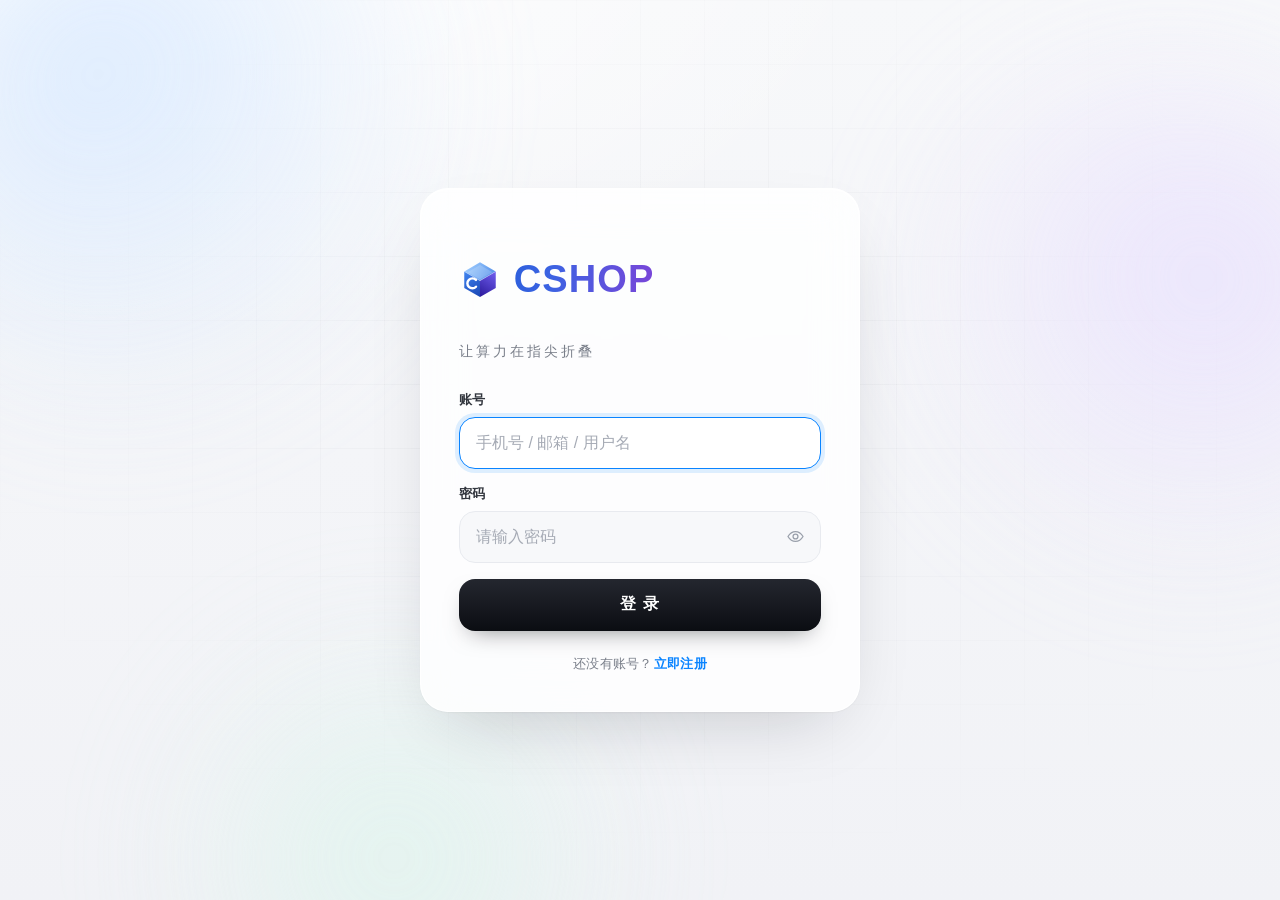
<file: profile.html>
<!DOCTYPE html>
<html lang="zh-CN">
<head>
  <meta charset="UTF-8" />
  <meta name="viewport" content="width=device-width, initial-scale=1" />
  <meta name="theme-color" content="#ffffff" />
  <title>CSHOP · 个人中心</title>
  <link rel="icon" href="assets/favicon.svg" type="image/svg+xml" />
  <link rel="stylesheet" href="css/style.css?v=148" />
  <link rel="stylesheet" href="css/cart.css?v=148" />
  <link rel="stylesheet" href="css/home.css?v=152" />
  <link rel="stylesheet" href="css/profile.css?v=148" />
  <link rel="stylesheet" href="css/assistant.css?v=4" />
</head>
<body class="account-page" data-page="profile">

  <!-- ============ SVG 素材：产品线稿（占位立体图） ============ -->
  <svg class="sprite" aria-hidden="true" focusable="false">
    <defs>
      <linearGradient id="lg-silver" x1="0" y1="0" x2="0.35" y2="1">
        <stop offset="0" stop-color="#fbfcfd" />
        <stop offset="0.5" stop-color="#e4e8ee" />
        <stop offset="1" stop-color="#c3cad4" />
      </linearGradient>
      <linearGradient id="lg-metal" x1="0" y1="0" x2="0" y2="1">
        <stop offset="0" stop-color="#e7ebf0" />
        <stop offset="0.6" stop-color="#cfd5de" />
        <stop offset="1" stop-color="#aab2bd" />
      </linearGradient>
      <linearGradient id="lg-graphite" x1="0.1" y1="0" x2="0.8" y2="1">
        <stop offset="0" stop-color="#5a616b" />
        <stop offset="0.45" stop-color="#31363d" />
        <stop offset="1" stop-color="#191c21" />
      </linearGradient>
      <linearGradient id="lg-screen-dark" x1="0" y1="0" x2="0.6" y2="1">
        <stop offset="0" stop-color="#39424f" />
        <stop offset="1" stop-color="#0c1015" />
      </linearGradient>
      <linearGradient id="lg-screen-blue" x1="0.1" y1="0" x2="0.9" y2="1">
        <stop offset="0" stop-color="#dfeaff" />
        <stop offset="0.55" stop-color="#a9c0e8" />
        <stop offset="1" stop-color="#7e97c9" />
      </linearGradient>
      <linearGradient id="lg-tablet-screen" x1="0.1" y1="0" x2="0.9" y2="1">
        <stop offset="0" stop-color="#e2ecfd" />
        <stop offset="0.55" stop-color="#a9bcdf" />
        <stop offset="1" stop-color="#8199c4" />
      </linearGradient>
      <linearGradient id="lg-glare" x1="0" y1="0" x2="0.75" y2="1">
        <stop offset="0" stop-color="#ffffff" stop-opacity="0.16" />
        <stop offset="0.5" stop-color="#ffffff" stop-opacity="0" />
        <stop offset="1" stop-color="#ffffff" stop-opacity="0" />
      </linearGradient>
      <linearGradient id="lg-warm" x1="0" y1="0" x2="0.4" y2="1">
        <stop offset="0" stop-color="#fbf6ef" />
        <stop offset="1" stop-color="#e3d5c1" />
      </linearGradient>
    </defs>

    <symbol id="art-laptop" viewBox="0 0 320 220">
      <ellipse cx="160" cy="188" rx="114" ry="10" fill="#0b0d12" opacity=".09" />
      <path d="M48 146h224l14 20c1.8 2.6 0 5.4-3 5.4H37c-3 0-4.8-2.8-3-5.4z" fill="url(#lg-metal)" />
      <path d="M48 146h224l2.4 4.4H45.6z" fill="#fff" opacity=".55" />
      <rect x="139" y="155" width="42" height="4" rx="2" fill="#a8afb9" />
      <rect x="74" y="20" width="172" height="128" rx="11" fill="url(#lg-silver)" />
      <rect x="81" y="27" width="158" height="114" rx="5" fill="url(#lg-screen-dark)" />
      <rect x="81" y="27" width="158" height="114" rx="5" fill="url(#lg-screen-blue)" opacity=".18" />
      <rect x="81" y="27" width="158" height="114" rx="5" fill="url(#lg-glare)" />
      <rect x="74" y="143" width="172" height="5" fill="#b3bac4" />
    </symbol>

    <symbol id="art-phone" viewBox="0 0 320 220">
      <ellipse cx="160" cy="196" rx="60" ry="8" fill="#0b0d12" opacity=".08" />
      <g transform="rotate(-4 160 110)">
        <rect x="116" y="14" width="88" height="184" rx="22" fill="url(#lg-graphite)" />
        <rect x="121" y="19" width="78" height="174" rx="18" fill="#0b0d12" />
        <rect x="125" y="23" width="70" height="166" rx="15" fill="url(#lg-screen-blue)" />
        <path d="M125 23h70v54L125 103Z" fill="#fff" opacity=".16" />
        <rect x="147" y="28" width="26" height="7" rx="3.5" fill="#0b0d12" />
        <rect x="148" y="180" width="24" height="3" rx="1.5" fill="#0b0d12" opacity=".45" />
        <rect x="204" y="62" width="2.5" height="26" rx="1.2" fill="#6b727c" />
      </g>
    </symbol>

    <symbol id="art-tablet" viewBox="0 0 320 220">
      <ellipse cx="160" cy="196" rx="94" ry="10" fill="#0b0d12" opacity=".07" />
      <rect x="54" y="32" width="212" height="152" rx="16" fill="url(#lg-silver)" stroke="#a7b0bd" stroke-opacity=".4" />
      <rect x="62" y="40" width="196" height="136" rx="10" fill="url(#lg-tablet-screen)" />
      <rect x="62.5" y="40.5" width="195" height="135" rx="10" fill="none" stroke="#9aa6ba" stroke-opacity=".35" />
      <path d="M62 40h196v44L62 118Z" fill="#fff" opacity=".22" />
      <circle cx="160" cy="36" r="2.2" fill="#98a0aa" />
    </symbol>

    <symbol id="art-headphones" viewBox="0 0 320 220">
      <ellipse cx="160" cy="190" rx="86" ry="10" fill="#0b0d12" opacity=".07" />
      <path d="M74 138V96a86 86 0 0 1 172 0v42" fill="none" stroke="url(#lg-metal)" stroke-width="15" stroke-linecap="round" />
      <path d="M74 136V96a86 86 0 0 1 172 0v40" fill="none" stroke="#fff" stroke-width="4" stroke-linecap="round" opacity=".55" />
      <rect x="48" y="110" width="54" height="78" rx="23" fill="url(#lg-graphite)" />
      <rect x="218" y="110" width="54" height="78" rx="23" fill="url(#lg-graphite)" />
      <rect x="58" y="120" width="34" height="58" rx="17" fill="#0f1216" opacity=".55" />
      <rect x="228" y="120" width="34" height="58" rx="17" fill="#0f1216" opacity=".55" />
      <ellipse cx="75" cy="149" rx="12" ry="19" fill="#fff" opacity=".07" />
      <ellipse cx="245" cy="149" rx="12" ry="19" fill="#fff" opacity=".07" />
    </symbol>

    <symbol id="art-charger" viewBox="0 0 320 220">
      <ellipse cx="160" cy="180" rx="46" ry="7" fill="#0b0d12" opacity=".07" />
      <rect x="142" y="38" width="9" height="28" rx="3.5" fill="#cfd4db" />
      <rect x="169" y="38" width="9" height="28" rx="3.5" fill="#cfd4db" />
      <rect x="122" y="64" width="76" height="100" rx="18" fill="url(#lg-warm)" />
      <path d="M140 64h40a18 18 0 0 1 18 18v14h-76V82a18 18 0 0 1 18-18z" fill="#fff" opacity=".3" />
      <rect x="150" y="116" width="20" height="10" rx="5" fill="#b5a48c" opacity=".6" />
      <circle cx="160" cy="146" r="2.5" fill="#8fcfa2" />
    </symbol>

    <symbol id="art-powerbank" viewBox="0 0 320 220">
      <ellipse cx="160" cy="180" rx="62" ry="8" fill="#0b0d12" opacity=".08" />
      <rect x="106" y="42" width="108" height="130" rx="24" fill="url(#lg-graphite)" />
      <path d="M130 42h60a24 24 0 0 1 24 24v16h-108V66a24 24 0 0 1 24-24z" fill="#fff" opacity=".08" />
      <rect x="150" y="50" width="20" height="5" rx="2.5" fill="#0b0d12" opacity=".55" />
      <rect x="132" y="92" width="56" height="3" rx="1.5" fill="#fff" opacity=".18" />
      <circle cx="138" cy="145" r="3" fill="#8ee6b8" />
      <circle cx="154" cy="145" r="3" fill="#8ee6b8" />
      <circle cx="170" cy="145" r="3" fill="#8ee6b8" opacity=".25" />
    </symbol>

    <symbol id="art-bag" viewBox="0 0 24 24">
      <path d="M6.5 8h11l1 12h-13z" fill="none" stroke="currentColor" stroke-width="1.5" stroke-linejoin="round" />
      <path d="M9.2 8V6.4a2.8 2.8 0 0 1 5.6 0V8" fill="none" stroke="currentColor" stroke-width="1.5" stroke-linecap="round" />
    </symbol>
  </svg>

  <!-- ==================== 顶部导航 ==================== -->
  <header class="nav" id="nav">
    <div class="nav__inner">
      <span class="nav__logo" aria-label="CSHOP">CSHOP</span>

      <nav class="nav__links" aria-label="商品分类" id="navLinks">
        <button class="nav__link is-active" type="button" data-nav="首页">首页</button>
        <button class="nav__link" type="button" data-nav="商品">商品</button>
        <button class="nav__link" type="button" data-nav="新品">新品</button>
        <button class="nav__link" type="button" data-nav="CPhone">CPhone</button>
        <button class="nav__link" type="button" data-nav="CPad">CPad</button>
        <button class="nav__link" type="button" data-nav="CBook">CBook</button>
        <button class="nav__link" type="button" data-nav="配件">配件</button>
      </nav>

      <div class="nav__tools">
        <button class="icon-btn" type="button" id="cartBtn" aria-label="购物车">
          <svg viewBox="0 0 24 24" aria-hidden="true" class="icon-btn__svg">
            <use href="#art-bag" />
          </svg>
          <span class="icon-btn__badge" id="cartBadge" hidden>0</span>
        </button>

        <div class="user">
          <button class="user__btn" type="button" id="userBtn" aria-haspopup="true" aria-expanded="false" aria-label="账户菜单">
            <img class="user__avatar" id="navAvatar" src="assets/avatars/avatar-male.png" alt="" />
          </button>
          <div class="user__menu" id="userMenu" hidden>
            <div class="user__info">
              <img class="user__avatar user__avatar--lg" id="menuAvatar" src="assets/avatars/avatar-male.png" alt="" />
              <div>
                <p class="user__name" id="menuName">用户</p>
                <p class="user__account" id="menuAccount"></p>
              </div>
            </div>
            <button class="user__logout" type="button" id="logoutBtn">退出登录</button>
          </div>
        </div>

        <form class="search" id="searchForm" role="search" autocomplete="off">
          <svg class="search__icon" viewBox="0 0 24 24" aria-hidden="true">
            <circle cx="11" cy="11" r="6.4" fill="none" stroke="currentColor" stroke-width="1.7" />
            <path d="M16 16l4.2 4.2" fill="none" stroke="currentColor" stroke-width="1.7" stroke-linecap="round" />
          </svg>
          <input
            class="search__input"
            id="searchInput"
            type="search"
            placeholder="搜索商品、型号或关键词"
            aria-label="搜索商品"
          />
          <button class="search__clear" type="button" id="searchClear" aria-label="清除搜索" hidden>
            <svg viewBox="0 0 24 24" aria-hidden="true"><path d="M7 7l10 10M17 7L7 17" fill="none" stroke="currentColor" stroke-width="1.7" stroke-linecap="round" /></svg>
          </button>

        </form>
      </div>
    </div>

    <!-- 悬停展开的下拉面板 -->
    <div class="nav-menu" id="navMenu" aria-hidden="true">
      <div class="nav-menu__inner">
        <div class="nav-menu__body" id="navMenuBody"></div>
      </div>
    </div>
  </header>

  <!-- 下拉时页面内容虚化层 -->
  <div class="nav-scrim" id="navScrim" aria-hidden="true"></div>

  <main class="pf">
    <div class="pf__inner">

      <!-- 左：用户概要 -->
      <aside class="pf-aside">
        <section class="pf-me">
          <div class="pf-me__avatar">
            <img id="pfAvatar" src="assets/avatars/avatar-male.png" alt="头像" />
          </div>
          <h1 class="pf-me__name" id="pfName">用户</h1>
          <p class="pf-me__account" id="pfAccount"></p>
          <p class="pf-me__since" id="pfSince"></p>

          <div class="pf-me__stats">
            <div><strong id="statAddress">0</strong><span>收货地址</span></div>
            <div><strong id="statDays">1</strong><span>加入天数</span></div>
          </div>

          <a class="pf-me__link" href="index.html?v=148">继续逛逛 ›</a>
          <button class="pf-me__logout" type="button" id="pfLogout">退出登录</button>
        </section>

        <nav class="pf-index" aria-label="个人中心导航">
          <a class="pf-index__item is-active" href="#basic">
            <span>基本资料</span>
            <svg viewBox="0 0 24 24" aria-hidden="true"><path d="M9 6l6 6-6 6" fill="none" stroke="currentColor" stroke-width="1.8" stroke-linecap="round" stroke-linejoin="round" /></svg>
          </a>
          <a class="pf-index__item" href="#orders">
            <span>我的订单</span>
            <svg viewBox="0 0 24 24" aria-hidden="true"><path d="M9 6l6 6-6 6" fill="none" stroke="currentColor" stroke-width="1.8" stroke-linecap="round" stroke-linejoin="round" /></svg>
          </a>
          <a class="pf-index__item" href="#address">
            <span>收货地址</span>
            <svg viewBox="0 0 24 24" aria-hidden="true"><path d="M9 6l6 6-6 6" fill="none" stroke="currentColor" stroke-width="1.8" stroke-linecap="round" stroke-linejoin="round" /></svg>
          </a>
        </nav>
      </aside>

      <!-- 右：内容 -->
      <div class="pf-main">

        <section class="pf-card" id="basic">
          <header class="pf-card__head">
            <div>
              <h2 class="pf-card__title">基本资料</h2>
              <p class="pf-card__sub">完善资料，我们会为你推荐更合适的产品</p>
            </div>
          </header>

          <div class="pf-rows">
            <button class="pf-row" type="button" data-edit="nickname">
              <span class="pf-row__label">昵称</span>
              <span class="pf-row__value" id="rowNickname">—</span>
              <span class="pf-row__go">修改</span>
            </button>

            <button class="pf-row" type="button" data-edit="gender">
              <span class="pf-row__label">性别</span>
              <span class="pf-row__value" id="rowGender">选择</span>
              <span class="pf-row__go">选择</span>
            </button>

            <button class="pf-row" type="button" data-edit="birthday">
              <span class="pf-row__label">生日</span>
              <span class="pf-row__value" id="rowBirthday">填写生日解锁生日福利</span>
              <span class="pf-row__go">填写</span>
            </button>
          </div>
        </section>

        <section class="pf-card" id="orders">
          <header class="pf-card__head">
            <div>
              <h2 class="pf-card__title">我的订单</h2>
              <p class="pf-card__sub">最近的下单记录与配送状态</p>
            </div>
            <span class="pf-orders__count" id="orderCount">暂无订单</span>
          </header>

          <div class="pf-orders" id="orderList"></div>
        </section>

        <section class="pf-card" id="address">
          <header class="pf-card__head">
            <div>
              <h2 class="pf-card__title">收货地址</h2>
              <p class="pf-card__sub">用于订单配送，最多可保存 10 个地址</p>
            </div>
            <button class="pf-btn pf-btn--ghost" type="button" id="addAddressTop">新增地址</button>
          </header>

          <div class="pf-addr-grid" id="addrGrid"></div>
        </section>

      </div>
    </div>
  </main>

  <!-- ==================== 页脚 ==================== -->
  <footer class="footer">
    <div class="footer__inner">
      <div class="footer__brand">
        <p class="footer__logo">CSHOP</p>
        <p class="footer__slogan">让算力在指尖折叠</p>
      </div>

      <ul class="footer__list">
        <li>顺丰包邮 · 全场免运费</li>
        <li>7 天无理由退换</li>
        <li>一年官方质保</li>
      </ul>

      <p class="footer__copy">© 2026 CSHOP · 演示项目，仅用于课程展示</p>
    </div>
  </footer>

  <!-- 轻提示 -->
  <div class="toast" id="toast" role="status" aria-live="polite"></div>

  <script src="js/auth.js?v=148"></script>
  <script src="js/products.js?v=149"></script>
  <script src="js/cart.js?v=148"></script>
  <script src="js/orders.js?v=148"></script>
  <script src="js/nav.js?v=150"></script>
  <script src="js/regions.js?v=148"></script>
  <script src="js/profile.js?v=148"></script>
  <script src="js/ai-endpoint.js?v=1"></script>
  <script src="js/assistant-tools.js?v=4"></script>
  <script src="js/assistant.js?v=4"></script>
</body>
</html>
</file>
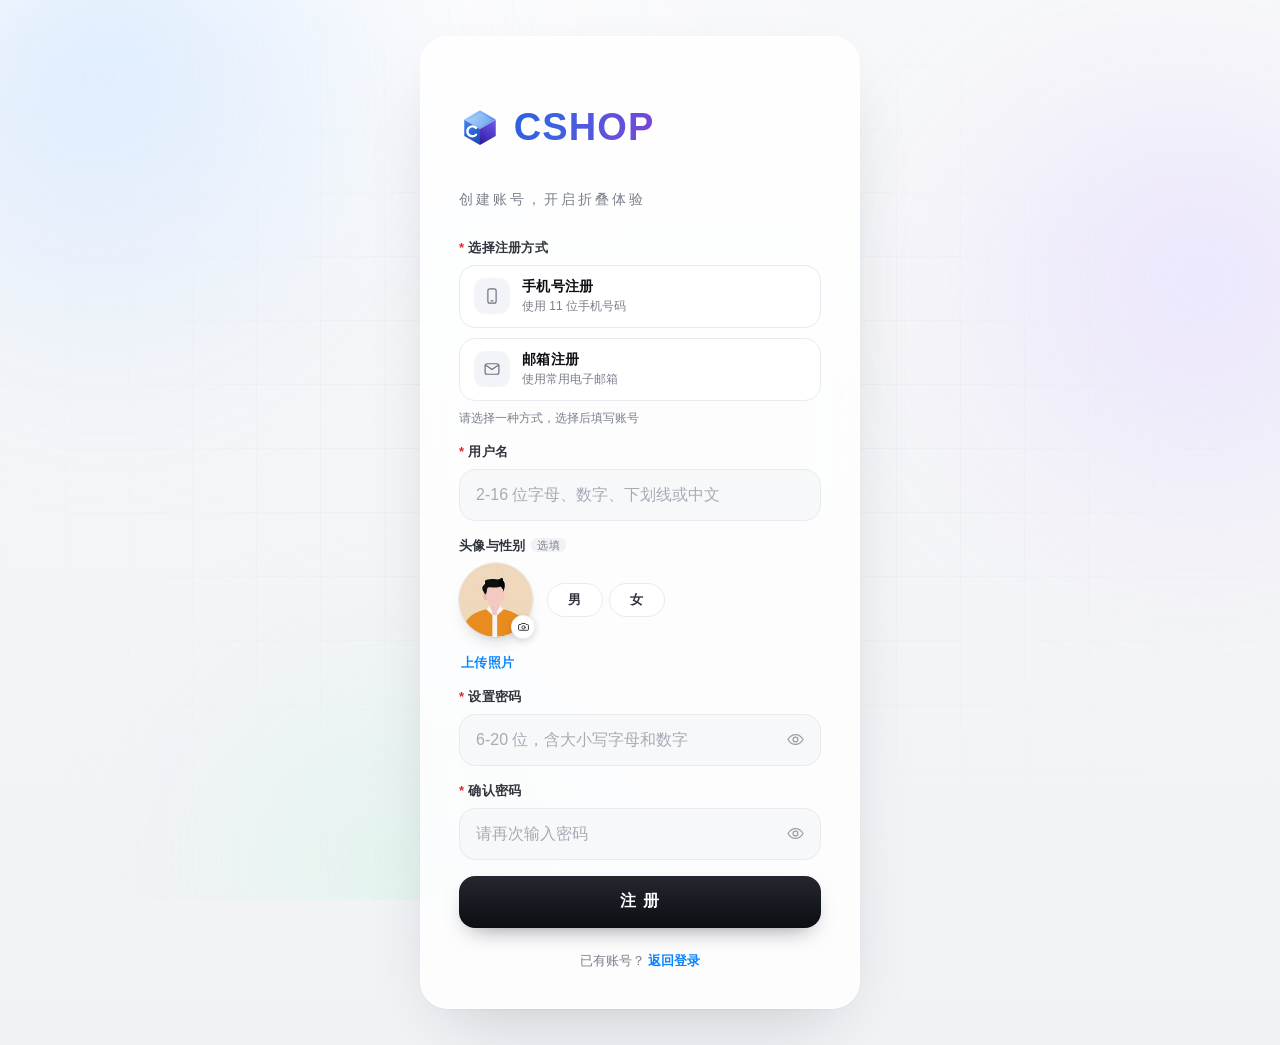
<file: register.html>
<!DOCTYPE html>
<html lang="zh-CN">
<head>
  <meta charset="UTF-8" />
  <meta name="viewport" content="width=device-width, initial-scale=1" />
  <meta name="theme-color" content="#f4f5f8" />
  <title>注册 · CSHOP</title>
  <link rel="icon" href="assets/favicon.svg" type="image/svg+xml" />
  <link rel="stylesheet" href="css/style.css?v=148" />
</head>
<body class="auth-page">
  <div class="bg-decor" aria-hidden="true">
    <span class="orb orb--blue"></span>
    <span class="orb orb--violet"></span>
    <span class="orb orb--mint"></span>
  </div>

  <main class="auth-shell">
    <section class="auth-card" aria-labelledby="registerTitle">
      <header class="brand">
        <h1 class="brand__logo" id="registerTitle">
          CSHOP
        </h1>
        <p class="brand__tagline">创建账号，开启折叠体验</p>
      </header>

      <form class="form" id="registerForm" novalidate>
        <!-- 第一步：选择注册方式 -->
        <div class="field">
          <span class="field__label" id="methodLabel">
            <span class="req" aria-hidden="true">*</span>选择注册方式
          </span>
          <div class="method" role="radiogroup" aria-labelledby="methodLabel">
            <button
              class="method-card"
              type="button"
              role="radio"
              aria-checked="false"
              aria-required="true"
              data-method="phone"
            >
              <span class="method-card__icon" aria-hidden="true">
                <svg viewBox="0 0 24 24" fill="none" stroke="currentColor" stroke-width="1.6" stroke-linecap="round" stroke-linejoin="round">
                  <rect x="6.5" y="2.5" width="11" height="19" rx="2.6" />
                  <path d="M10.6 18.4h2.8" />
                </svg>
              </span>
              <span class="method-card__text">
                <span class="method-card__title">手机号注册</span>
                <span class="method-card__desc">使用 11 位手机号码</span>
              </span>
              <span class="method-card__check" aria-hidden="true">
                <svg viewBox="0 0 24 24" fill="none" stroke="currentColor" stroke-width="2.2" stroke-linecap="round" stroke-linejoin="round">
                  <path d="M5 12.6l4.3 4.3L19 7.2" />
                </svg>
              </span>
            </button>

            <button
              class="method-card"
              type="button"
              role="radio"
              aria-checked="false"
              aria-required="true"
              data-method="email"
            >
              <span class="method-card__icon" aria-hidden="true">
                <svg viewBox="0 0 24 24" fill="none" stroke="currentColor" stroke-width="1.6" stroke-linecap="round" stroke-linejoin="round">
                  <rect x="2.8" y="5" width="18.4" height="14" rx="2.6" />
                  <path d="M3.4 6.6 12 12.8l8.6-6.2" />
                </svg>
              </span>
              <span class="method-card__text">
                <span class="method-card__title">邮箱注册</span>
                <span class="method-card__desc">使用常用电子邮箱</span>
              </span>
              <span class="method-card__check" aria-hidden="true">
                <svg viewBox="0 0 24 24" fill="none" stroke="currentColor" stroke-width="2.2" stroke-linecap="round" stroke-linejoin="round">
                  <path d="M5 12.6l4.3 4.3L19 7.2" />
                </svg>
              </span>
            </button>
          </div>
          <p class="method-hint" id="methodHint">请选择一种方式，选择后填写账号</p>
        </div>

        <!-- 第二步：选择方式后才出现 -->
        <div class="field field--reveal" id="accountField" aria-hidden="true">
          <label class="field__label" for="regAccount">
            <span class="req" aria-hidden="true">*</span><span id="regAccountLabel">手机号</span>
          </label>
          <input
            class="input input--plain"
            id="regAccount"
            name="account"
            type="text"
            inputmode="tel"
            autocomplete="off"
            aria-required="true"
            placeholder="请输入 11 位手机号"
            spellcheck="false"
          />
        </div>

        <!-- 第三步：设置用户名 -->
        <div class="field">
          <label class="field__label" for="regUsername">
            <span class="req" aria-hidden="true">*</span>用户名
          </label>
          <input
            class="input input--plain"
            id="regUsername"
            name="username"
            type="text"
            maxlength="16"
            autocomplete="nickname"
            aria-required="true"
            placeholder="2-16 位字母、数字、下划线或中文"
            spellcheck="false"
          />
        </div>

        <!-- 第四步：头像与性别（选填） -->
        <div class="field">
          <span class="field__label">
            头像与性别<span class="field__note">选填</span>
          </span>

          <div class="profile">
            <button class="avatar" type="button" id="avatarBtn" aria-label="上传或更换头像">
              <img
                class="avatar__img"
                id="avatarPreview"
                src="assets/avatars/avatar-male.png"
                alt="头像预览"
              />
              <span class="avatar__badge" aria-hidden="true">
                <svg viewBox="0 0 24 24" fill="none" stroke="currentColor" stroke-width="1.8" stroke-linecap="round" stroke-linejoin="round">
                  <path d="M4.5 8.4h2.7l1.4-2h6.8l1.4 2h2.7a1.6 1.6 0 0 1 1.6 1.6v7.4a1.6 1.6 0 0 1-1.6 1.6H4.5a1.6 1.6 0 0 1-1.6-1.6V10a1.6 1.6 0 0 1 1.6-1.6Z" />
                  <circle cx="12" cy="13.6" r="3" />
                </svg>
              </span>
            </button>

            <div class="profile__col">
              <div class="gender" role="radiogroup" aria-label="性别（选填）">
                <button class="gender__btn" type="button" role="radio" aria-checked="false" data-gender="male">男</button>
                <button class="gender__btn" type="button" role="radio" aria-checked="false" data-gender="female">女</button>
              </div>
            </div>
          </div>

          <div class="profile__actions">
            <button class="text-btn" type="button" id="avatarUpload">上传照片</button>
            <button class="text-btn text-btn--muted" type="button" id="avatarReset" hidden>恢复默认头像</button>
          </div>
          <input class="sr-only" id="avatarFile" type="file" accept="image/*" tabindex="-1" />
        </div>

        <!-- 第五步：设置密码 -->
        <div class="field">
          <label class="field__label" for="regPassword">
            <span class="req" aria-hidden="true">*</span>设置密码
          </label>
          <div class="input-wrap">
            <input
              class="input"
              id="regPassword"
              name="password"
              type="password"
              autocomplete="new-password"
              aria-required="true"
              placeholder="6-20 位，含大小写字母和数字"
            />
            <button
              class="eye-btn"
              type="button"
              data-toggle-password="regPassword"
              aria-label="显示密码"
              aria-pressed="false"
            >
              <svg class="eye-on" viewBox="0 0 24 24" fill="none" stroke="currentColor" stroke-width="1.6" stroke-linecap="round" stroke-linejoin="round" aria-hidden="true">
                <path d="M2.5 12S6.2 5.8 12 5.8 21.5 12 21.5 12 17.8 18.2 12 18.2 2.5 12 2.5 12Z" />
                <circle cx="12" cy="12" r="3.1" />
              </svg>
              <svg class="eye-off" viewBox="0 0 24 24" fill="none" stroke="currentColor" stroke-width="1.6" stroke-linecap="round" stroke-linejoin="round" aria-hidden="true">
                <path d="M4 4l16 16" />
                <path d="M9.6 5.2A9.9 9.9 0 0 1 12 5c5.8 0 9.5 6.2 9.5 6.2a17.4 17.4 0 0 1-2.6 3.5" />
                <path d="M6.3 7.1A17.4 17.4 0 0 0 2.5 12S6.2 18.2 12 18.2a9.7 9.7 0 0 0 3.9-.8" />
                <path d="M9.9 9.9a3 3 0 0 0 4.2 4.2" />
              </svg>
            </button>
          </div>
        </div>

        <!-- 第六步：确认密码 -->
        <div class="field">
          <label class="field__label" for="regPasswordConfirm">
            <span class="req" aria-hidden="true">*</span>确认密码
          </label>
          <div class="input-wrap">
            <input
              class="input"
              id="regPasswordConfirm"
              name="passwordConfirm"
              type="password"
              autocomplete="new-password"
              aria-required="true"
              placeholder="请再次输入密码"
            />
            <button
              class="eye-btn"
              type="button"
              data-toggle-password="regPasswordConfirm"
              aria-label="显示密码"
              aria-pressed="false"
            >
              <svg class="eye-on" viewBox="0 0 24 24" fill="none" stroke="currentColor" stroke-width="1.6" stroke-linecap="round" stroke-linejoin="round" aria-hidden="true">
                <path d="M2.5 12S6.2 5.8 12 5.8 21.5 12 21.5 12 17.8 18.2 12 18.2 2.5 12 2.5 12Z" />
                <circle cx="12" cy="12" r="3.1" />
              </svg>
              <svg class="eye-off" viewBox="0 0 24 24" fill="none" stroke="currentColor" stroke-width="1.6" stroke-linecap="round" stroke-linejoin="round" aria-hidden="true">
                <path d="M4 4l16 16" />
                <path d="M9.6 5.2A9.9 9.9 0 0 1 12 5c5.8 0 9.5 6.2 9.5 6.2a17.4 17.4 0 0 1-2.6 3.5" />
                <path d="M6.3 7.1A17.4 17.4 0 0 0 2.5 12S6.2 18.2 12 18.2a9.7 9.7 0 0 0 3.9-.8" />
                <path d="M9.9 9.9a3 3 0 0 0 4.2 4.2" />
              </svg>
            </button>
          </div>
        </div>

        <p class="form-msg" id="registerMsg" role="alert" aria-live="polite"></p>

        <button class="btn btn--primary" type="submit" id="registerBtn">注 册</button>
      </form>

      <p class="auth-switch">
        已有账号？<a class="link" href="login.html">返回登录</a>
      </p>
    </section>
  </main>

  <!-- 头像裁剪：拖动 + 缩放，只在圆形框内取景 -->
  <div class="cropper" id="cropper" hidden>
    <div class="cropper__panel" role="dialog" aria-modal="true" aria-labelledby="cropperTitle">
      <header class="cropper__head">
        <h2 class="cropper__title" id="cropperTitle">调整头像</h2>
        <p class="cropper__sub">拖动图片选择位置，滚轮或滑块缩放</p>
      </header>

      <div class="cropper__stage" id="cropperStage" tabindex="0" aria-label="头像取景区域">
        <img class="cropper__img" id="cropperImg" alt="待裁剪的头像" draggable="false" />
        <span class="cropper__ring" aria-hidden="true"></span>
      </div>

      <div class="cropper__zoom">
        <span class="cropper__zoom-label" aria-hidden="true">缩放</span>
        <input
          class="cropper__range"
          id="cropperZoom"
          type="range"
          min="1"
          max="3"
          step="0.01"
          value="1"
          aria-label="头像缩放"
        />
      </div>

      <div class="cropper__actions">
        <button class="btn btn--ghost cropper__btn" type="button" id="cropperCancel">取消</button>
        <button class="btn btn--primary cropper__btn" type="button" id="cropperConfirm">使用此头像</button>
      </div>
    </div>
  </div>

  <script src="js/auth.js?v=148"></script>
  <script src="js/register.js?v=148"></script>
</body>
</html>
</file>
<file: css/style.css>
/* ============================================================
   CSHOP · 全局基础样式
   浅色极简 / 苹果风 · 登录 & 注册共用的设计系统
   ============================================================ */

:root {
  --ink: #0b0d12;
  --ink-soft: #31353d;
  --muted: #7a7f8a;
  --line: #e8eaef;
  --line-strong: #d8dbe3;
  --surface: #ffffff;
  --page: #f4f5f8;

  --brand: #0a84ff;
  --brand-deep: #0066cc;
  --danger: #e0242f;
  --success: #0b9b57;

  --radius-xl: 28px;
  --radius-lg: 16px;
  --radius-md: 12px;

  --shadow-card: 0 1px 2px rgba(13, 18, 28, 0.04),
    0 28px 70px -30px rgba(13, 18, 28, 0.22);
  --shadow-btn: 0 10px 24px -12px rgba(11, 13, 18, 0.55);

  --font: "SF Pro Display", -apple-system, BlinkMacSystemFont, "Segoe UI",
    "PingFang SC", "Hiragino Sans GB", "Microsoft YaHei", "Helvetica Neue",
    Arial, sans-serif;
}

*,
*::before,
*::after {
  box-sizing: border-box;
}

html {
  -webkit-text-size-adjust: 100%;
}

body {
  margin: 0;
  font-family: var(--font);
  color: var(--ink);
  background: var(--page);
  -webkit-font-smoothing: antialiased;
  text-rendering: optimizeLegibility;
}

img {
  max-width: 100%;
  display: block;
}

/* 保证 hidden 属性优先于组件自身的 display 设置 */
[hidden] {
  display: none !important;
}

button,
input {
  font: inherit;
  color: inherit;
}

a {
  color: var(--brand);
  text-decoration: none;
}

/* ------------------------------------------------------------
   页面骨架与背景装饰
   ------------------------------------------------------------ */

.auth-page {
  position: relative;
  min-height: 100vh;
  min-height: 100dvh;
  display: flex;
  align-items: flex-start;
  justify-content: center;
  padding: clamp(18px, 4vh, 44px) clamp(14px, 4vw, 40px);
  /* 纵向可滚动：内容高于视口时不能再被裁剪 */
  overflow-x: hidden;
  overflow-y: auto;
  -webkit-overflow-scrolling: touch;
  background: radial-gradient(
      1200px 700px at 12% -10%,
      #ffffff 0%,
      rgba(255, 255, 255, 0) 62%
    ),
    linear-gradient(180deg, #f7f8fa 0%, #f1f2f6 100%);
}

/* 细网格 + 柔和光晕，制造细腻的科技质感 */
.auth-page::before {
  content: "";
  position: absolute;
  inset: 0;
  background-image: linear-gradient(
      to right,
      rgba(16, 22, 34, 0.045) 1px,
      transparent 1px
    ),
    linear-gradient(to bottom, rgba(16, 22, 34, 0.045) 1px, transparent 1px);
  background-size: 64px 64px;
  -webkit-mask-image: radial-gradient(
    720px 520px at 50% 42%,
    #000 0%,
    rgba(0, 0, 0, 0.35) 55%,
    transparent 100%
  );
  mask-image: radial-gradient(
    720px 520px at 50% 42%,
    #000 0%,
    rgba(0, 0, 0, 0.35) 55%,
    transparent 100%
  );
  pointer-events: none;
}

/* 固定定位的装饰层，避免光晕撑出横向滚动条 */
.bg-decor {
  position: fixed;
  inset: 0;
  z-index: 0;
  overflow: hidden;
  pointer-events: none;
}

.orb {
  position: absolute;
  border-radius: 50%;
  filter: blur(70px);
  pointer-events: none;
  opacity: 0.75;
}

.orb--blue {
  width: 46vw;
  max-width: 560px;
  aspect-ratio: 1;
  top: -14vh;
  left: -8vw;
  background: radial-gradient(circle at 35% 35%, #cfe4ff 0%, rgba(207, 228, 255, 0) 70%);
}

.orb--violet {
  width: 40vw;
  max-width: 520px;
  aspect-ratio: 1;
  right: -10vw;
  top: 8vh;
  background: radial-gradient(circle at 60% 40%, #e6dcff 0%, rgba(230, 220, 255, 0) 70%);
}

.orb--mint {
  width: 38vw;
  max-width: 480px;
  aspect-ratio: 1;
  left: 12vw;
  bottom: -22vh;
  background: radial-gradient(circle at 50% 50%, #d9f5ea 0%, rgba(217, 245, 234, 0) 70%);
}

/* ------------------------------------------------------------
   卡片
   ------------------------------------------------------------ */

.auth-shell {
  position: relative;
  z-index: 1;
  width: 100%;
  max-width: 440px;
  /* 空间充足时垂直居中；内容超出时自动贴顶并可滚动，不会被裁掉 */
  margin-top: auto;
  margin-bottom: auto;
  display: flex;
  flex-direction: column;
  align-items: center;
  gap: 18px;
}

.auth-card {
  width: 100%;
  padding: clamp(24px, 4vw, 38px);
  border-radius: var(--radius-xl);
  border: 1px solid rgba(255, 255, 255, 0.9);
  background: rgba(255, 255, 255, 0.82);
  -webkit-backdrop-filter: blur(22px) saturate(150%);
  backdrop-filter: blur(22px) saturate(150%);
  box-shadow: var(--shadow-card), inset 0 1px 0 rgba(255, 255, 255, 0.9);
  animation: card-in 0.62s cubic-bezier(0.22, 0.9, 0.25, 1) both;
}

@keyframes card-in {
  from {
    opacity: 0;
    transform: translateY(16px) scale(0.985);
  }
  to {
    opacity: 1;
    transform: translateY(0) scale(1);
  }
}

/* ------------------------------------------------------------
   品牌区
   ------------------------------------------------------------ */

.brand {
  margin-bottom: clamp(22px, 3.4vw, 30px);
  text-align: left;
}

/* ------------------------------------------------------------
   品牌标识（登录 / 首页 / 页脚 / 未来页面统一使用）
   立方体图标 + 蓝紫渐变字
   ------------------------------------------------------------ */

.brand__logo,
.nav__logo,
.footer__logo {
  display: inline-flex;
  align-items: center;
  gap: 0.32em;
  font-weight: 800;
  letter-spacing: 0.03em;
  line-height: 1.1;
  white-space: nowrap;
  color: transparent;
  background-image: linear-gradient(
    96deg,
    #1a5bd4 0%,
    #3b63e2 46%,
    #7b45d8 100%
  );
  -webkit-background-clip: text;
  background-clip: text;
  -webkit-text-fill-color: transparent;
}

.brand__logo::before,
.nav__logo::before,
.footer__logo::before {
  content: "";
  width: 1.12em;
  height: 1.12em;
  flex: 0 0 auto;
  background: url("../assets/logo-cube.svg") center / contain no-repeat;
}

.brand__logo {
  font-size: clamp(28px, 5vw, 38px);
}

.brand__tagline {
  margin: 10px 0 0;
  font-size: clamp(12px, 2.6vw, 13.5px);
  letter-spacing: 0.22em;
  color: var(--muted);
}

.brand--center {
  text-align: center;
}

.brand--center .brand__logo {
  justify-content: center;
}

/* ------------------------------------------------------------
   表单
   ------------------------------------------------------------ */

.form {
  display: flex;
  flex-direction: column;
  gap: 16px;
}

.field {
  display: flex;
  flex-direction: column;
  gap: 8px;
}

.field__label {
  font-size: 13px;
  font-weight: 600;
  letter-spacing: 0.02em;
  color: var(--ink-soft);
}

.input-wrap {
  position: relative;
  display: flex;
  align-items: center;
}

.input {
  width: 100%;
  height: 52px;
  padding: 0 16px;
  border-radius: var(--radius-lg);
  border: 1px solid var(--line);
  background: #f7f8fa;
  font-size: 16px; /* 避免 iOS 聚焦缩放 */
  color: var(--ink);
  transition: border-color 0.2s ease, background 0.2s ease,
    box-shadow 0.2s ease;
  appearance: none;
}

.input::placeholder {
  color: #a6abb5;
}

.input:hover {
  border-color: var(--line-strong);
}

.input:focus {
  outline: none;
  background: #fff;
  border-color: var(--brand);
  box-shadow: 0 0 0 4px rgba(10, 132, 255, 0.13);
}

.input-wrap .input {
  padding-right: 52px;
}

.input--plain {
  padding-right: 16px;
}

/* 密码可见性切换 */
.eye-btn {
  position: absolute;
  right: 6px;
  width: 40px;
  height: 40px;
  display: grid;
  place-items: center;
  border: 0;
  border-radius: 50%;
  background: transparent;
  color: #9aa0ab;
  cursor: pointer;
  transition: color 0.18s ease, background 0.18s ease;
}

.eye-btn:hover {
  color: var(--ink-soft);
  background: rgba(11, 13, 18, 0.05);
}

.eye-btn:focus-visible {
  outline: 2px solid var(--brand);
  outline-offset: 1px;
}

.eye-btn svg {
  width: 19px;
  height: 19px;
}

.eye-btn .eye-off {
  display: none;
}

.eye-btn[aria-pressed="true"] .eye-on {
  display: none;
}

.eye-btn[aria-pressed="true"] .eye-off {
  display: block;
}

/* 注册方式：整卡可点的选项卡片 */
.method {
  display: grid;
  gap: 10px;
}

.method-card {
  display: flex;
  align-items: center;
  gap: 12px;
  width: 100%;
  padding: 12px 14px;
  border: 1px solid var(--line);
  border-radius: var(--radius-lg);
  background: #fff;
  color: var(--ink);
  text-align: left;
  cursor: pointer;
  transition: border-color 0.2s ease, background 0.2s ease, color 0.2s ease,
    box-shadow 0.2s ease, transform 0.16s ease;
}

.method-card:hover {
  border-color: #c6cbd5;
  background: #fcfcfd;
}

.method-card:active {
  transform: scale(0.994);
}

.method-card:focus-visible {
  outline: 2px solid var(--brand);
  outline-offset: 2px;
}

.method-card__icon {
  flex: 0 0 36px;
  width: 36px;
  height: 36px;
  display: grid;
  place-items: center;
  border-radius: 11px;
  background: #f2f4f7;
  color: #6b7280;
  transition: background 0.2s ease, color 0.2s ease;
}

.method-card__icon svg {
  width: 18px;
  height: 18px;
}

.method-card__text {
  display: flex;
  flex-direction: column;
  gap: 2px;
  flex: 1 1 auto;
  min-width: 0;
}

.method-card__title {
  font-size: 14px;
  font-weight: 600;
  letter-spacing: 0.02em;
}

.method-card__desc {
  font-size: 12px;
  color: var(--muted);
  transition: color 0.2s ease;
}

.method-card__check {
  flex: 0 0 18px;
  width: 18px;
  height: 18px;
  color: #fff;
  opacity: 0;
  transform: scale(0.6);
  transition: opacity 0.2s ease, transform 0.24s cubic-bezier(0.22, 0.9, 0.25, 1);
}

.method-card__check svg {
  width: 18px;
  height: 18px;
}

/* 选中态：整块反色 + 勾选，确保点击有明确反馈 */
.method-card[aria-checked="true"] {
  border-color: #0b0d12;
  background: linear-gradient(180deg, #262a33 0%, #0b0d12 100%);
  color: #fff;
  box-shadow: 0 12px 26px -16px rgba(11, 13, 18, 0.75);
}

.method-card[aria-checked="true"] .method-card__icon {
  background: rgba(255, 255, 255, 0.14);
  color: #fff;
}

.method-card[aria-checked="true"] .method-card__desc {
  color: rgba(255, 255, 255, 0.62);
}

.method-card[aria-checked="true"] .method-card__check {
  opacity: 1;
  transform: scale(1);
}

.method-hint {
  margin: 0;
  font-size: 12px;
  line-height: 1.5;
  color: var(--muted);
  transition: color 0.2s ease;
}

.method-hint.is-ready {
  color: var(--ink-soft);
}

/* 先选方式、再出现的账号栏 */
.field--reveal {
  display: none;
}

.field--reveal.is-visible {
  display: flex;
  animation: reveal 0.38s cubic-bezier(0.22, 0.9, 0.25, 1) both;
}

@keyframes reveal {
  from {
    opacity: 0;
    transform: translateY(-6px);
  }
  to {
    opacity: 1;
    transform: translateY(0);
  }
}

/* ------------------------------------------------------------
   提示信息
   ------------------------------------------------------------ */

.form-msg {
  display: none;
  margin: 2px 0 0;
  min-height: 20px;
  font-size: 13.5px;
  font-weight: 500;
  line-height: 1.5;
  letter-spacing: 0.01em;
}

.form-msg.is-error,
.form-msg.is-success {
  display: block;
  animation: msg-in 0.24s ease both;
}

.form-msg.is-error {
  color: var(--danger);
}

.form-msg.is-success {
  color: var(--success);
}

@keyframes msg-in {
  from {
    opacity: 0;
    transform: translateY(-3px);
  }
  to {
    opacity: 1;
    transform: translateY(0);
  }
}

/* ------------------------------------------------------------
   按钮
   ------------------------------------------------------------ */

.btn {
  display: inline-flex;
  align-items: center;
  justify-content: center;
  gap: 8px;
  width: 100%;
  height: 52px;
  border: 0;
  border-radius: var(--radius-lg);
  font-size: 15.5px;
  font-weight: 600;
  letter-spacing: 0.08em;
  cursor: pointer;
  transition: transform 0.18s ease, box-shadow 0.22s ease, opacity 0.18s ease;
}

.btn--primary {
  color: #fff;
  background: linear-gradient(180deg, #24272f 0%, #0b0d12 100%);
  box-shadow: var(--shadow-btn);
}

.btn--primary:hover {
  transform: translateY(-1px);
  box-shadow: 0 16px 30px -14px rgba(11, 13, 18, 0.62);
}

.btn--primary:active {
  transform: translateY(0) scale(0.995);
}

.btn--primary:focus-visible {
  outline: 2px solid var(--brand);
  outline-offset: 3px;
}

.btn[disabled] {
  opacity: 0.55;
  cursor: not-allowed;
  transform: none;
  box-shadow: none;
}

/* 密码校验失败时按钮抖动 */
@keyframes btn-shake {
  0%,
  100% {
    transform: translateX(0);
  }
  15% {
    transform: translateX(-8px);
  }
  30% {
    transform: translateX(7px);
  }
  45% {
    transform: translateX(-5px);
  }
  60% {
    transform: translateX(4px);
  }
  75% {
    transform: translateX(-2px);
  }
  90% {
    transform: translateX(1px);
  }
}

.btn.is-shake {
  animation: btn-shake 0.46s cubic-bezier(0.36, 0.07, 0.19, 0.97) both;
}

.btn--ghost {
  width: auto;
  height: 44px;
  padding: 0 22px;
  color: var(--ink);
  background: #fff;
  border: 1px solid var(--line-strong);
  letter-spacing: 0.02em;
  box-shadow: none;
}

.btn--ghost:hover {
  background: #fafbfc;
}

/* ------------------------------------------------------------
   底部辅助文案
   ------------------------------------------------------------ */

.auth-switch {
  margin: clamp(18px, 3vw, 24px) 0 0;
  text-align: center;
  font-size: 13px;
  color: var(--muted);
  letter-spacing: 0.01em;
}

.auth-switch .link {
  margin-left: 2px;
  font-size: 13px;
  color: var(--brand);
  font-weight: 600;
  border-bottom: 1px solid transparent;
  transition: color 0.18s ease, border-color 0.18s ease;
}

.auth-switch .link:hover {
  color: var(--brand-deep);
  border-bottom-color: rgba(0, 102, 204, 0.45);
}

/* ------------------------------------------------------------
   占位页（首页尚未实现时的落地页）
   ------------------------------------------------------------ */

.stub-page {
  min-height: 100vh;
  min-height: 100dvh;
  display: grid;
  place-items: center;
  padding: 32px 20px;
  background: radial-gradient(900px 500px at 50% -10%, #ffffff, #f1f2f6 70%);
}

.stub-card {
  width: 100%;
  max-width: 440px;
  padding: clamp(28px, 5vw, 44px);
  text-align: center;
  background: #fff;
  border: 1px solid var(--line);
  border-radius: var(--radius-xl);
  box-shadow: var(--shadow-card);
}

.stub-card h1 {
  margin: 0 0 10px;
  font-size: clamp(20px, 4vw, 24px);
  letter-spacing: 0.02em;
}

.stub-card p {
  margin: 0 0 8px;
  font-size: 14px;
  line-height: 1.7;
  color: var(--muted);
}

.stub-card .meta {
  font-size: 12.5px;
  color: #a6abb5;
  word-break: break-all;
}

.stub-avatar {
  width: 84px;
  height: 84px;
  margin: 0 auto 16px;
  border-radius: 50%;
  object-fit: cover;
  background: #f4f2ec;
  box-shadow: 0 0 0 1px rgba(16, 22, 34, 0.07),
    0 12px 24px -16px rgba(16, 22, 34, 0.5);
}

.stub-card .btn {
  margin-top: 22px;
}

/* ------------------------------------------------------------
   必填标记
   ------------------------------------------------------------ */

.req {
  margin-right: 4px;
  color: var(--danger);
  font-weight: 700;
}

.field__note {
  margin-left: 6px;
  padding: 1px 6px;
  border-radius: 6px;
  background: #f1f2f6;
  color: var(--muted);
  font-size: 11px;
  font-weight: 500;
  letter-spacing: 0.04em;
  vertical-align: 1px;
}

/* ------------------------------------------------------------
   头像与性别（选填）
   ------------------------------------------------------------ */

.profile {
  display: flex;
  align-items: center;
  gap: 14px;
}

.avatar {
  position: relative;
  flex: 0 0 auto;
  width: 74px;
  height: 74px;
  padding: 0;
  border: 0;
  border-radius: 50%;
  background: #f4f2ec;
  cursor: pointer;
  transition: transform 0.18s ease, box-shadow 0.22s ease;
  box-shadow: 0 0 0 1px rgba(16, 22, 34, 0.07),
    0 10px 20px -14px rgba(16, 22, 34, 0.5);
}

.avatar:hover {
  transform: translateY(-1px);
  box-shadow: 0 0 0 1px rgba(16, 22, 34, 0.1),
    0 14px 24px -14px rgba(16, 22, 34, 0.55);
}

.avatar:focus-visible {
  outline: 2px solid var(--brand);
  outline-offset: 3px;
}

.avatar__img {
  width: 100%;
  height: 100%;
  border-radius: 50%;
  object-fit: cover;
  display: block;
  /* 与浅色卡片融合，避免默认头像显得突兀 */
  filter: saturate(0.96);
}

.avatar__badge {
  position: absolute;
  right: -2px;
  bottom: -2px;
  width: 24px;
  height: 24px;
  display: grid;
  place-items: center;
  border-radius: 50%;
  background: #fff;
  color: var(--ink-soft);
  box-shadow: 0 2px 6px rgba(16, 22, 34, 0.16);
  border: 1px solid rgba(16, 22, 34, 0.06);
}

.avatar__badge svg {
  width: 13px;
  height: 13px;
}

.profile__col {
  display: flex;
  flex-direction: column;
  gap: 8px;
  min-width: 0;
}

.gender {
  display: inline-flex;
  gap: 6px;
}

.gender__btn {
  height: 34px;
  min-width: 56px;
  padding: 0 16px;
  border: 1px solid var(--line);
  border-radius: 999px;
  background: #fff;
  color: var(--ink-soft);
  font-size: 13px;
  font-weight: 600;
  letter-spacing: 0.04em;
  cursor: pointer;
  transition: background 0.18s ease, color 0.18s ease, border-color 0.18s ease,
    transform 0.16s ease;
}

.gender__btn:hover {
  border-color: #c6cbd5;
  background: #fcfcfd;
}

.gender__btn:active {
  transform: scale(0.97);
}

.gender__btn:focus-visible {
  outline: 2px solid var(--brand);
  outline-offset: 2px;
}

.gender__btn[aria-checked="true"] {
  background: linear-gradient(180deg, #262a33 0%, #0b0d12 100%);
  border-color: #0b0d12;
  color: #fff;
}

.profile__actions {
  display: flex;
  align-items: center;
  gap: 14px;
  margin-top: 10px;
  padding-left: 2px;
}

.text-btn {
  padding: 0;
  border: 0;
  background: none;
  color: var(--brand);
  font-size: 12.5px;
  font-weight: 600;
  letter-spacing: 0.02em;
  cursor: pointer;
  transition: color 0.18s ease;
}

.text-btn:hover {
  color: var(--brand-deep);
}

.text-btn:focus-visible {
  outline: 2px solid var(--brand);
  outline-offset: 3px;
  border-radius: 4px;
}

.text-btn--muted {
  color: var(--muted);
}

.text-btn--muted:hover {
  color: var(--ink-soft);
}

.sr-only {
  position: absolute;
  width: 1px;
  height: 1px;
  padding: 0;
  margin: -1px;
  overflow: hidden;
  clip: rect(0, 0, 0, 0);
  white-space: nowrap;
  border: 0;
}

/* ------------------------------------------------------------
   头像裁剪弹层
   ------------------------------------------------------------ */

body.is-cropping {
  overflow: hidden;
}

.cropper[hidden] {
  display: none;
}

.cropper {
  position: fixed;
  inset: 0;
  z-index: 60;
  display: grid;
  place-items: center;
  padding: 20px;
  background: rgba(11, 13, 18, 0.42);
  -webkit-backdrop-filter: blur(6px);
  backdrop-filter: blur(6px);
  animation: cropper-in 0.2s ease both;
}

@keyframes cropper-in {
  from {
    opacity: 0;
  }
  to {
    opacity: 1;
  }
}

.cropper__panel {
  width: min(340px, 92vw);
  padding: 22px;
  border-radius: 24px;
  background: #fff;
  box-shadow: 0 30px 70px -30px rgba(11, 13, 18, 0.55);
  animation: panel-in 0.26s cubic-bezier(0.22, 0.9, 0.25, 1) both;
}

@keyframes panel-in {
  from {
    opacity: 0;
    transform: translateY(10px) scale(0.98);
  }
  to {
    opacity: 1;
    transform: translateY(0) scale(1);
  }
}

.cropper__head {
  margin-bottom: 16px;
  text-align: center;
}

.cropper__title {
  margin: 0;
  font-size: 16px;
  font-weight: 700;
  letter-spacing: 0.02em;
}

.cropper__sub {
  margin: 6px 0 0;
  font-size: 12px;
  color: var(--muted);
}

.cropper__stage {
  position: relative;
  width: min(260px, 62vw);
  aspect-ratio: 1 / 1;
  margin: 0 auto;
  border-radius: 50%;
  overflow: hidden;
  background: #f1f2f5;
  box-shadow: inset 0 0 0 1px rgba(16, 22, 34, 0.06);
  cursor: grab;
  touch-action: none;
}

.cropper__stage:active {
  cursor: grabbing;
}

.cropper__stage:focus-visible {
  outline: 2px solid var(--brand);
  outline-offset: 3px;
}

.cropper__img {
  position: absolute;
  left: 50%;
  top: 50%;
  max-width: none;
  transform: translate(-50%, -50%);
  user-select: none;
  -webkit-user-drag: none;
  will-change: transform;
}

.cropper__ring {
  position: absolute;
  inset: 0;
  border-radius: 50%;
  box-shadow: inset 0 0 0 1px rgba(255, 255, 255, 0.85),
    inset 0 0 26px rgba(11, 13, 18, 0.06);
  pointer-events: none;
}

.cropper__zoom {
  display: flex;
  align-items: center;
  gap: 12px;
  margin: 18px 4px 0;
}

.cropper__zoom-label {
  font-size: 12px;
  color: var(--muted);
  letter-spacing: 0.06em;
}

.cropper__range {
  flex: 1 1 auto;
  height: 22px;
  accent-color: var(--ink);
  cursor: pointer;
}

.cropper__actions {
  display: flex;
  gap: 10px;
  margin-top: 18px;
}

.cropper__btn {
  flex: 1 1 0;
  width: auto;
  height: 44px;
  font-size: 14px;
  letter-spacing: 0.04em;
}

/* ------------------------------------------------------------
   响应式：50%–250% 缩放
   ------------------------------------------------------------ */

@media (max-width: 520px) {
  .auth-card {
    border-radius: 22px;
  }

  .input,
  .btn {
    height: 50px;
  }

  .brand__logo {
    letter-spacing: 0.13em;
  }
}

@media (max-width: 360px) {
  .auth-card {
    padding: 22px 18px;
  }

  .brand__logo {
    font-size: 26px;
    letter-spacing: 0.1em;
  }
}

/* 低矮视口（横向手机 / 高倍缩放）压缩纵向留白，但不隐藏内容 */
@media (max-height: 640px) and (min-width: 521px) {
  .auth-page {
    padding-top: 18px;
    padding-bottom: 18px;
  }

  .brand {
    margin-bottom: 16px;
  }

  .form {
    gap: 12px;
  }
}

@media (prefers-reduced-motion: reduce) {
  *,
  *::before,
  *::after {
    animation-duration: 0.001ms !important;
    animation-iteration-count: 1 !important;
    transition-duration: 0.001ms !important;
  }

  /* 抖动是用户主动触发的错误反馈，保留（JS 主路径亦不受此限制） */
  .btn.is-shake {
    animation-duration: 0.46s !important;
    animation-iteration-count: 1 !important;
  }
}
</file>
<file: css/cart.css>
/* ============================================================
   CSHOP · 侧拉购物车
   ============================================================ */

/* ---------------- 遮罩 ---------------- */

.cart-scrim {
  position: fixed;
  inset: 0;
  z-index: 120;
  background: rgba(11, 13, 18, 0.34);
  backdrop-filter: blur(6px);
  opacity: 0;
  visibility: hidden;
  transition: opacity 0.28s ease, visibility 0.28s ease;
}

.cart-scrim.is-open {
  opacity: 1;
  visibility: visible;
}

/* ---------------- 抽屉 ---------------- */

.cart {
  position: fixed;
  top: 0;
  right: 0;
  bottom: 0;
  z-index: 130;
  width: min(420px, 100%);
  display: grid;
  grid-template-rows: auto minmax(0, 1fr) auto;
  background: var(--surface);
  border-left: 1px solid var(--line);
  box-shadow: -30px 0 70px -40px rgba(11, 13, 18, 0.55);
  transform: translateX(100%);
  visibility: hidden;
  transition: transform 0.34s cubic-bezier(0.22, 0.9, 0.26, 1),
    visibility 0.34s ease;
}

.cart.is-open {
  transform: translateX(0);
  visibility: visible;
}

.cart__head {
  display: flex;
  align-items: center;
  justify-content: space-between;
  gap: 12px;
  padding: 22px 22px 16px;
  border-bottom: 1px solid var(--line);
}

.cart__title {
  display: flex;
  align-items: baseline;
  gap: 8px;
  margin: 0;
  font-size: 17px;
  font-weight: 650;
  letter-spacing: -0.01em;
}

.cart__count {
  font-size: 12.5px;
  font-weight: 500;
  color: var(--muted);
}

.cart__close {
  width: 32px;
  height: 32px;
  border: 0;
  border-radius: 10px;
  background: #f4f6f9;
  color: var(--muted);
  font-size: 17px;
  line-height: 1;
  cursor: pointer;
  transition: background 0.18s ease, color 0.18s ease;
}

.cart__close:hover {
  background: #eaeef5;
  color: var(--ink);
}

/* ---------------- 列表 ---------------- */

.cart__body {
  overflow-y: auto;
  padding: 6px 22px 20px;
  overscroll-behavior: contain;
}

.cart__row {
  display: grid;
  grid-template-columns: 78px minmax(0, 1fr);
  gap: 14px;
  padding: 16px 0;
  border-bottom: 1px solid var(--line);
  animation: cart-row-in 0.32s ease both;
}

.cart__row:last-child {
  border-bottom: 0;
}

@keyframes cart-row-in {
  from {
    opacity: 0;
    transform: translateY(6px);
  }
  to {
    opacity: 1;
    transform: none;
  }
}

.cart__media {
  width: 78px;
  height: 78px;
  border-radius: 14px;
  background: linear-gradient(160deg, #f8fafc, #eef1f6);
  border: 1px solid var(--line);
  overflow: hidden;
  display: grid;
  place-items: center;
}

.cart__media img {
  width: 100%;
  height: 100%;
  object-fit: contain;
  mix-blend-mode: multiply;
  padding: 6px;
}

.cart__media svg {
  width: 78%;
  height: 78%;
}

.cart__info {
  display: grid;
  align-content: start;
  gap: 6px;
  min-width: 0;
}

.cart__name {
  margin: 0;
  font-size: 14px;
  font-weight: 600;
  line-height: 1.35;
  overflow: hidden;
  text-overflow: ellipsis;
  white-space: nowrap;
}

.cart__desc {
  margin: 0;
  font-size: 12px;
  color: var(--muted);
  overflow: hidden;
  text-overflow: ellipsis;
  white-space: nowrap;
}

.cart__line {
  display: flex;
  align-items: center;
  justify-content: space-between;
  gap: 10px;
  margin-top: 2px;
}

.cart__price {
  font-size: 13.5px;
  font-weight: 600;
  font-variant-numeric: tabular-nums;
}

.cart__price small {
  font-size: 11.5px;
  font-weight: 500;
  color: var(--muted);
  margin-left: 4px;
}

/* 数量步进 */

.cart-stepper {
  display: inline-flex;
  align-items: center;
  gap: 2px;
  padding: 2px;
  border-radius: 999px;
  border: 1px solid var(--line-strong);
  background: #fff;
}

.cart-stepper button {
  width: 26px;
  height: 26px;
  border: 0;
  border-radius: 50%;
  background: transparent;
  color: var(--ink-soft);
  font-size: 15px;
  line-height: 1;
  cursor: pointer;
  transition: background 0.16s ease, color 0.16s ease;
}

.cart-stepper button:hover:not(:disabled) {
  background: #f1f4f9;
  color: var(--ink);
}

.cart-stepper button:disabled {
  color: #c8cdd6;
  cursor: not-allowed;
}

.cart-stepper__num {
  min-width: 26px;
  text-align: center;
  font-size: 13px;
  font-weight: 600;
  font-variant-numeric: tabular-nums;
}

.cart__remove {
  justify-self: start;
  padding: 0;
  border: 0;
  background: transparent;
  font-size: 12px;
  color: #98a0ad;
  cursor: pointer;
  transition: color 0.18s ease;
}

.cart__remove:hover {
  color: var(--danger);
}

/* ---------------- 空状态 ---------------- */

.cart__empty {
  display: grid;
  justify-items: center;
  gap: 12px;
  padding: 72px 10px;
  text-align: center;
}

.cart__empty-icon {
  width: 64px;
  height: 64px;
  display: grid;
  place-items: center;
  border-radius: 22px;
  background: #f4f6fa;
  color: #a9b1bd;
}

.cart__empty-icon svg {
  width: 30px;
  height: 30px;
}

.cart__empty-title {
  margin: 0;
  font-size: 14.5px;
  font-weight: 600;
}

.cart__empty-text {
  margin: 0;
  font-size: 12.5px;
  color: var(--muted);
}

.cart__empty-link {
  margin-top: 6px;
  padding: 9px 18px;
  border-radius: 999px;
  background: var(--ink);
  color: #fff;
  font-size: 13px;
  text-decoration: none;
}

/* ---------------- 底部结算 ---------------- */

.cart__foot {
  padding: 16px 22px calc(18px + env(safe-area-inset-bottom, 0px));
  border-top: 1px solid var(--line);
  background: rgba(255, 255, 255, 0.92);
  backdrop-filter: blur(10px);
}

.cart__sum {
  display: flex;
  align-items: baseline;
  justify-content: space-between;
  margin-bottom: 12px;
}

.cart__sum-label {
  font-size: 13px;
  color: var(--muted);
}

.cart__sum-value {
  font-size: 21px;
  font-weight: 680;
  letter-spacing: -0.02em;
  font-variant-numeric: tabular-nums;
}

.cart__actions {
  display: grid;
  grid-template-columns: auto minmax(0, 1fr);
  gap: 10px;
}

.cart__clear {
  padding: 0 16px;
  height: 46px;
  border-radius: 13px;
  border: 1px solid var(--line-strong);
  background: #fff;
  color: var(--ink-soft);
  font-size: 13px;
  cursor: pointer;
  transition: border-color 0.18s ease, color 0.18s ease, background 0.18s ease;
}

.cart__clear:hover {
  border-color: #f0c9c9;
  background: #fff7f7;
  color: var(--danger);
}

.cart__checkout {
  height: 46px;
  border-radius: 13px;
  border: 0;
  background: var(--ink);
  color: #fff;
  font-size: 14px;
  font-weight: 600;
  cursor: pointer;
  box-shadow: 0 14px 30px -18px rgba(11, 13, 18, 0.8);
  transition: background 0.2s ease, transform 0.16s ease;
}

.cart__checkout:hover {
  background: #1c212a;
}

.cart__checkout:active {
  transform: translateY(1px);
}

.cart__checkout:disabled {
  background: #d9dde4;
  color: #fff;
  box-shadow: none;
  cursor: not-allowed;
}

/* ---------------- 商品卡上的加购按钮 ---------------- */

.pcard__foot {
  display: flex;
  align-items: center;
  justify-content: space-between;
  gap: 10px;
}

.pcard__add {
  flex: 0 0 auto;
  width: 30px;
  height: 30px;
  display: grid;
  place-items: center;
  border-radius: 50%;
  border: 1px solid var(--line-strong);
  background: #fff;
  color: var(--ink-soft);
  cursor: pointer;
  transition: background 0.18s ease, color 0.18s ease, border-color 0.18s ease,
    transform 0.16s ease;
}

.pcard__add svg {
  width: 15px;
  height: 15px;
}

.pcard__add:hover {
  background: var(--ink);
  border-color: var(--ink);
  color: #fff;
}

.pcard__add:active {
  transform: scale(0.94);
}

.pcard__add.is-done {
  background: var(--success);
  border-color: var(--success);
  color: #fff;
}

.pcard__add:disabled {
  opacity: 0.4;
  cursor: not-allowed;
}

/* ---------------- 响应式 ---------------- */

@media (max-width: 560px) {
  .cart {
    width: 100%;
    border-left: 0;
  }

  .cart__head {
    padding: 18px 18px 14px;
  }

  .cart__body {
    padding: 4px 18px 16px;
  }

  .cart__foot {
    padding: 14px 18px calc(16px + env(safe-area-inset-bottom, 0px));
  }

  .cart__row {
    grid-template-columns: 68px minmax(0, 1fr);
    gap: 12px;
  }

  .cart__media {
    width: 68px;
    height: 68px;
  }
}
</file>
<file: css/home.css>
/* ============================================================
   CSHOP · 首页样式
   浅色极简 / 苹果风 · 与登录页共用 style.css 的设计变量
   ============================================================ */

.home {
  background: #fff;
}

.sprite {
  position: absolute;
  width: 0;
  height: 0;
  overflow: hidden;
}

/* ------------------------------------------------------------
   顶部导航
   ------------------------------------------------------------ */

.nav {
  position: sticky;
  top: 0;
  z-index: 50;
  background: rgba(255, 255, 255, 0.82);
  -webkit-backdrop-filter: saturate(180%) blur(18px);
  backdrop-filter: saturate(180%) blur(18px);
  border-bottom: 1px solid rgba(16, 22, 34, 0.06);
  transition: box-shadow 0.3s ease, background 0.3s ease;
}

.nav.is-scrolled {
  background: rgba(255, 255, 255, 0.92);
  box-shadow: 0 12px 30px -28px rgba(11, 13, 18, 0.6);
}

.nav__inner {
  max-width: 1240px;
  margin: 0 auto;
  height: 68px;
  padding: 0 clamp(16px, 3vw, 28px);
  display: flex;
  align-items: center;
  gap: clamp(16px, 3vw, 42px);
}

.nav__logo {
  font-size: 21px;
}

.nav__links {
  position: relative;
  display: flex;
  align-items: center;
  gap: 4px;
}

.nav__link {
  position: relative;
  height: 34px;
  padding: 0 14px;
  border: 0;
  border-radius: 999px;
  background: transparent;
  font-size: 13.5px;
  font-weight: 500;
  letter-spacing: 0.01em;
  color: #6e6e73;
  cursor: pointer;
  white-space: nowrap;
  transition: color 0.2s ease, background-color 0.2s ease;
}

.nav__link:hover {
  color: var(--ink);
  background: #f2f2f4;
}

.nav__link.is-active {
  color: var(--ink);
  font-weight: 600;
}

/* 下拉展开时，当前栏目保持高亮 */
.nav__link.is-menu-open {
  color: var(--ink);
  background: #f2f2f4;
}

/* ------------------------------------------------------------
   导航下拉面板（悬停展开）
   ------------------------------------------------------------ */

.nav-menu {
  position: absolute;
  left: 0;
  right: 0;
  top: 100%;
  height: 0;
  overflow: hidden;
  pointer-events: none;
  visibility: hidden;
  opacity: 0;
  /* 接近纯白；不叠第二层全屏模糊，展开和切换更稳 */
  background: rgba(255, 255, 255, 0.985);
  /* 用投影画分隔线，避免收起时残留 1px 边框 */
  box-shadow: 0 1px 0 rgba(16, 22, 34, 0.07),
    0 36px 54px -46px rgba(11, 13, 18, 0.55);
  contain: layout style;
  /* 帘子从顶部向下落下：高度增长、内容顶部固定并逐渐露出 */
  transition: height 0.3s cubic-bezier(0.32, 0.72, 0, 1),
    opacity 0.2s ease, visibility 0s linear 0.3s;
}

.nav-menu.is-open {
  pointer-events: auto;
  visibility: visible;
  opacity: 1;
  transition: height 0.4s cubic-bezier(0.32, 0.72, 0, 1),
    opacity 0.24s ease, visibility 0s;
}

.nav-menu__inner {
  max-width: 1240px;
  margin: 0 auto;
  padding: 30px clamp(16px, 3vw, 28px) 34px;
}

/* 内容随帘子一起往下落 */
.nav-menu__body {
  opacity: 0;
  transform: translateY(-16px);
  transition: opacity 0.26s ease,
    transform 0.4s cubic-bezier(0.33, 0, 0.2, 1);
}

.nav-menu.is-open .nav-menu__body {
  opacity: 1;
  transform: none;
}

/* 切换栏目时轻微淡入，避免文字硬切 */
@keyframes menu-swap {
  from {
    opacity: 0.5;
  }
  to {
    opacity: 1;
  }
}

.nav-menu__body.is-swapping {
  animation: menu-swap 0.24s ease both;
}

.nav-menu__grid {
  display: grid;
  grid-template-columns: 1.3fr 1fr 1fr;
  gap: clamp(24px, 4vw, 64px);
  align-items: start;
}

.nav-menu__heading {
  margin: 0 0 14px;
  font-size: 11px;
  font-weight: 500;
  letter-spacing: 0.12em;
  color: #9aa0ab;
}

.nav-menu__list {
  display: flex;
  flex-direction: column;
  gap: 11px;
  margin: 0;
  padding: 0;
  list-style: none;
}

.nav-menu__link {
  display: inline-block;
  padding: 0;
  border: 0;
  background: none;
  font-size: 13.5px;
  line-height: 1.4;
  color: #54585f;
  text-align: left;
  cursor: pointer;
  transition: color 0.18s ease, transform 0.22s cubic-bezier(0.25, 1, 0.35, 1);
}

.nav-menu__link:hover {
  color: var(--ink);
  transform: translateX(3px);
}

.nav-menu__col--primary .nav-menu__list {
  gap: 13px;
}

.nav-menu__col--primary .nav-menu__link {
  font-size: clamp(17px, 1.5vw, 20px);
  font-weight: 600;
  letter-spacing: -0.01em;
  color: var(--ink);
}

.nav-menu__col--primary .nav-menu__link:hover {
  transform: translateX(4px);
}

/* 下拉时用轻纱遮罩聚焦内容；全屏实时模糊会在落帘过程中掉帧，这里不用 */
.nav-scrim {
  position: fixed;
  inset: 0;
  z-index: 40;
  opacity: 0;
  pointer-events: none;
  background: rgba(250, 250, 252, 0.52);
  transition: opacity 0.26s ease;
}

.nav-scrim.is-visible {
  opacity: 1;
  pointer-events: auto;
}

.nav__tools {
  margin-left: auto;
  display: flex;
  align-items: center;
  gap: 8px;
}

/* 图标按钮（购物车） */
.icon-btn {
  position: relative;
  width: 38px;
  height: 38px;
  display: grid;
  place-items: center;
  border: 0;
  border-radius: 50%;
  background: transparent;
  color: #4a4f58;
  cursor: pointer;
  transition: background 0.18s ease, color 0.18s ease;
}

.icon-btn:hover {
  background: #f3f3f5;
  color: var(--ink);
}

.icon-btn__svg {
  width: 20px;
  height: 20px;
}

.icon-btn__badge {
  position: absolute;
  top: 3px;
  right: 2px;
  min-width: 16px;
  height: 16px;
  padding: 0 4px;
  border-radius: 9px;
  background: var(--brand);
  color: #fff;
  font-size: 10px;
  font-weight: 600;
  line-height: 16px;
  text-align: center;
}

/* 账户 */
.user {
  position: relative;
}

.user__btn {
  width: 38px;
  height: 38px;
  padding: 3px;
  border: 0;
  border-radius: 50%;
  background: transparent;
  cursor: pointer;
}

.user__avatar {
  width: 30px;
  height: 30px;
  border-radius: 50%;
  object-fit: cover;
  display: block;
  box-shadow: 0 0 0 1px rgba(16, 22, 34, 0.08);
  transition: box-shadow 0.2s ease;
}

.user__btn:hover .user__avatar {
  box-shadow: 0 0 0 1px rgba(16, 22, 34, 0.18);
}

.user__menu {
  position: absolute;
  right: 0;
  top: calc(100% + 12px);
  width: 224px;
  padding: 14px;
  border-radius: 16px;
  background: #fff;
  border: 1px solid rgba(16, 22, 34, 0.06);
  box-shadow: 0 28px 60px -32px rgba(11, 13, 18, 0.45);
  animation: menu-in 0.18s ease both;
  z-index: 60;
}

@keyframes menu-in {
  from {
    opacity: 0;
    transform: translateY(-6px);
  }
  to {
    opacity: 1;
    transform: none;
  }
}

.user__info {
  display: flex;
  align-items: center;
  gap: 10px;
  padding-bottom: 12px;
  border-bottom: 1px solid rgba(16, 22, 34, 0.06);
}

.user__avatar--lg {
  width: 38px;
  height: 38px;
  flex: 0 0 38px;
}

.user__name {
  margin: 0;
  font-size: 13.5px;
  font-weight: 600;
}

.user__account {
  margin: 2px 0 0;
  font-size: 11.5px;
  color: var(--muted);
  word-break: break-all;
}

.user__logout {
  width: 100%;
  height: 36px;
  margin-top: 12px;
  border: 1px solid var(--line);
  border-radius: 10px;
  background: #fff;
  font-size: 13px;
  color: var(--ink-soft);
  cursor: pointer;
  transition: background 0.18s ease, border-color 0.18s ease;
}

.user__logout:hover {
  background: #fafafb;
  border-color: var(--line-strong);
}

/* 搜索 */
.search {
  position: relative;
  width: 236px;
  transition: width 0.42s cubic-bezier(0.22, 0.9, 0.25, 1);
}

.search:focus-within {
  width: 298px;
}

.search__icon {
  position: absolute;
  left: 6px;
  top: 50%;
  transform: translateY(-50%);
  width: 28px;
  height: 28px;
  display: grid;
  place-items: center;
  padding: 0;
  border: 0;
  border-radius: 50%;
  background: transparent;
  color: #9aa0ab;
  cursor: pointer;
  transition: color 0.32s ease, background-color 0.2s ease,
    transform 0.42s cubic-bezier(0.22, 0.9, 0.25, 1);
}

.search__icon svg {
  width: 16px;
  height: 16px;
}

.search__icon:hover {
  color: var(--ink-soft);
  background: #ececef;
}

.search__icon:active {
  transform: translateY(-50%) scale(0.94);
}

.search__icon:focus-visible {
  outline: 2px solid rgba(10, 132, 255, 0.45);
  outline-offset: 1px;
}

.search:focus-within .search__icon {
  color: var(--ink);
  transform: translateY(-50%) scale(1.06);
}

.search__input {
  width: 100%;
  height: 38px;
  padding: 0 34px 0 34px;
  border-radius: 999px;
  border: 1px solid rgba(16, 22, 34, 0.08);
  background: #f5f5f7;
  font-size: 13px;
  color: var(--ink);
  appearance: none;
  transition: background-color 0.32s ease, border-color 0.32s ease,
    box-shadow 0.42s cubic-bezier(0.22, 0.9, 0.25, 1);
}

.search:hover .search__input {
  background: #f0f1f4;
  border-color: rgba(16, 22, 34, 0.14);
}

.search__input::placeholder {
  color: #9aa0ab;
  transition: color 0.3s ease;
}

.search__input::-webkit-search-cancel-button,
.search__input::-webkit-search-decoration {
  display: none;
}

.search__input:focus {
  outline: none;
  background: #fff;
  border-color: rgba(10, 132, 255, 0.42);
  box-shadow: 0 0 0 4px rgba(10, 132, 255, 0.1),
    0 12px 26px -22px rgba(10, 132, 255, 0.65);
}

.search__input:focus::placeholder {
  color: #b8bcc4;
}

.search__clear {
  position: absolute;
  right: 6px;
  top: 50%;
  width: 26px;
  height: 26px;
  display: grid;
  place-items: center;
  border: 0;
  border-radius: 50%;
  background: transparent;
  color: #9aa0ab;
  cursor: pointer;
  opacity: 0;
  transform: translateY(-50%) scale(0.82);
  pointer-events: none;
  transition: opacity 0.2s ease, transform 0.3s cubic-bezier(0.22, 0.9, 0.25, 1),
    background-color 0.18s ease, color 0.18s ease;
}

.search__clear:not([hidden]) {
  opacity: 1;
  transform: translateY(-50%) scale(1);
  pointer-events: auto;
  animation: search-clear-in 0.26s cubic-bezier(0.22, 0.9, 0.25, 1);
}

@keyframes search-clear-in {
  from {
    opacity: 0;
    transform: translateY(-50%) scale(0.82);
  }
}

.search__clear:hover {
  background: #ececef;
  color: var(--ink-soft);
}

.search__clear:focus-visible {
  outline: 2px solid rgba(10, 132, 255, 0.45);
  outline-offset: 1px;
}

.search__clear svg {
  width: 14px;
  height: 14px;
}

/* ------------------------------------------------------------
   主视觉
   ------------------------------------------------------------ */

.hero {
  padding: clamp(16px, 2.6vw, 28px) clamp(16px, 3vw, 28px) 0;
}

.hero__inner {
  position: relative;
  max-width: 1240px;
  margin: 0 auto;
  border-radius: clamp(20px, 2.2vw, 30px);
  overflow: hidden;
  border: 1px solid rgba(255, 255, 255, 0.07);
  background: #0a0908;
  box-shadow: 0 48px 100px -70px rgba(10, 8, 6, 0.85);
}

/* ---------------- 轮播骨架 ---------------- */

.hero__viewport {
  overflow: hidden;
}

.hero__track {
  display: flex;
  transition: transform 0.92s cubic-bezier(0.22, 0.9, 0.26, 1);
  will-change: transform;
}

.hero__slide {
  position: relative;
  flex: 0 0 100%;
  display: grid;
  grid-template-columns: 1.02fr 1fr;
  align-items: center;
  gap: clamp(16px, 3vw, 40px);
  padding: clamp(34px, 4.4vw, 62px) clamp(24px, 4vw, 56px)
    clamp(88px, 7.4vw, 96px);
}

/* 幻灯片 1：深金 / 折叠本 */
.hero__slide--fold {
  background: radial-gradient(
      900px 460px at 76% 22%,
      rgba(196, 152, 84, 0.16),
      rgba(196, 152, 84, 0) 62%
    ),
    linear-gradient(118deg, #0a0908 0%, #100e0c 44%, #171210 100%);
}

/* 幻灯片 2：冰蓝 / CPhone ING */
.hero__slide--phone {
  background: radial-gradient(
      820px 460px at 78% 24%,
      rgba(120, 186, 226, 0.28),
      rgba(120, 186, 226, 0) 64%
    ),
    linear-gradient(122deg, #f7fbfe 0%, #eef7fc 46%, #e3f1fa 100%);
}

/* 标题上方的引导行：细线 + 字距拉开的品牌/年份/季节 */
.eyebrow {
  display: inline-flex;
  align-items: center;
  gap: 9px;
  margin: 0;
  font-size: clamp(14px, 1.3vw, 18px);
  font-weight: 600;
  letter-spacing: 0.18em;
  line-height: 1.4;
  color: var(--ink);
  text-transform: uppercase;
}

.eyebrow::before {
  content: "";
  width: 30px;
  height: 1px;
  flex: 0 0 auto;
  background: linear-gradient(
    90deg,
    rgba(16, 22, 34, 0.34) 0%,
    rgba(16, 22, 34, 0.06) 100%
  );
}

.eyebrow__year {
  color: #a3a8b1;
  font-weight: 500;
  letter-spacing: 0.1em;
  font-variant-numeric: tabular-nums;
}

.eyebrow__dot {
  width: 3px;
  height: 3px;
  border-radius: 50%;
  background: rgba(16, 22, 34, 0.28);
}

.eyebrow__season {
  color: #6e6e73;
  font-weight: 500;
  letter-spacing: 0.14em;
}

/* 深色首屏里的文字配色：金色引导行 + 白色主标题 */
.hero .eyebrow {
  color: #e8ca90;
}

.hero .eyebrow::before {
  background: linear-gradient(
    90deg,
    rgba(232, 202, 144, 0.55) 0%,
    rgba(232, 202, 144, 0) 100%
  );
}

.hero .eyebrow__year {
  color: rgba(255, 255, 255, 0.4);
}

.hero .eyebrow__dot {
  background: rgba(232, 202, 144, 0.62);
}

.hero .eyebrow__season {
  color: rgba(255, 255, 255, 0.56);
}

.hero__title {
  margin: 16px 0 18px;
  font-family: "PingFang SC", "HarmonyOS Sans SC", "Source Han Sans SC",
    "Noto Sans SC", "Microsoft YaHei", var(--font);
  font-size: clamp(34px, 4.6vw, 60px);
  line-height: 1.16;
  font-weight: 800;
  letter-spacing: 0.015em;
  color: #ffffff;
}

.hero__lede {
  margin: 0;
  font-size: clamp(13px, 1.2vw, 15px);
  line-height: 1.75;
  color: rgba(255, 255, 255, 0.56);
}

.hero__actions {
  display: flex;
  align-items: center;
  gap: 18px;
  margin-top: clamp(22px, 2.6vw, 32px);
  flex-wrap: wrap;
}

.btn-ink {
  height: 46px;
  padding: 0 26px;
  border: 0;
  border-radius: 999px;
  background: linear-gradient(180deg, #24272f 0%, #0b0d12 100%);
  color: #fff;
  font-size: 14px;
  font-weight: 600;
  letter-spacing: 0.03em;
  cursor: pointer;
  box-shadow: 0 16px 28px -18px rgba(11, 13, 18, 0.75);
  transition: transform 0.18s ease, box-shadow 0.22s ease;
}

.btn-ink:hover {
  transform: translateY(-1px);
  box-shadow: 0 20px 34px -18px rgba(11, 13, 18, 0.8);
}

.btn-ink:active {
  transform: translateY(0) scale(0.99);
}

.btn-ink--sm {
  height: 40px;
  padding: 0 20px;
  font-size: 13px;
}

.btn-quiet {
  display: inline-flex;
  align-items: center;
  gap: 5px;
  height: 46px;
  padding: 0 4px;
  border: 0;
  background: none;
  font-size: 14px;
  font-weight: 600;
  color: var(--ink);
  cursor: pointer;
}

.btn-quiet svg {
  width: 15px;
  height: 15px;
  transition: transform 0.2s ease;
}

.btn-quiet:hover svg {
  transform: translateX(3px);
}

/* 首屏金色主按钮 */
.hero__actions .btn-ink {
  background: linear-gradient(180deg, #f5e4b7 0%, #ddbf85 100%);
  color: #241b11;
  box-shadow: 0 18px 36px -20px rgba(221, 191, 133, 0.8);
}

.hero__actions .btn-ink:hover {
  background: linear-gradient(180deg, #fbeccb 0%, #e5c993 100%);
  box-shadow: 0 22px 40px -20px rgba(221, 191, 133, 0.9);
}

/* 视觉区 */
.hero__visual {
  position: relative;
  min-height: clamp(260px, 30vw, 380px);
}

/* 产品图：超出列宽后由卡片 overflow 裁掉，
   左缘用渐变遮罩淡出，与深色卡片背景无缝衔接 */
.hero__art-img {
  position: absolute;
  top: 50%;
  right: -6%;
  width: 118%;
  height: 148%;
  transform: translateY(-50%);
  object-fit: cover;
  object-position: right center;
  pointer-events: none;
  user-select: none;
  -webkit-mask-image: linear-gradient(
    90deg,
    transparent 0%,
    rgba(0, 0, 0, 0.35) 14%,
    #000 34%
  );
  mask-image: linear-gradient(
    90deg,
    transparent 0%,
    rgba(0, 0, 0, 0.35) 14%,
    #000 34%
  );
}

.hero__caption {
  position: absolute;
  right: 6%;
  top: 4px;
  z-index: 2;
  display: inline-flex;
  align-items: center;
  gap: 11px;
  font-size: 13px;
  font-weight: 500;
  letter-spacing: 0.19em;
  line-height: 1.4;
  color: #e9cb93;
  text-transform: none;
  text-shadow: 0 1px 14px rgba(10, 8, 6, 0.65);
}

.hero__caption::before {
  content: "";
  width: 26px;
  height: 1px;
  flex: 0 0 auto;
  background: linear-gradient(
    90deg,
    rgba(233, 203, 147, 0) 0%,
    rgba(233, 203, 147, 0.8) 100%
  );
}

/* 非当前幻灯片的内容轻微错位，切换时形成柔和的层次感 */
.hero__slide .hero__copy,
.hero__slide .hero__visual {
  transition: opacity 0.55s ease,
    transform 0.95s cubic-bezier(0.22, 0.9, 0.26, 1);
}

.hero__slide:not(.is-active) .hero__copy {
  opacity: 0.4;
  transform: translateX(18px);
}

.hero__slide:not(.is-active) .hero__visual {
  opacity: 0.5;
  transform: translateX(26px);
}

/* ---------------- 幻灯片 2：CPhone ING 版本的配色 ---------------- */

.hero__slide--phone .eyebrow {
  color: #3b87ad;
}

.hero__slide--phone .eyebrow::before {
  background: linear-gradient(
    90deg,
    rgba(59, 135, 173, 0.55) 0%,
    rgba(59, 135, 173, 0) 100%
  );
}

.hero__slide--phone .eyebrow__year {
  color: rgba(10, 40, 56, 0.36);
}

.hero__slide--phone .eyebrow__dot {
  background: rgba(59, 135, 173, 0.45);
}

.hero__slide--phone .eyebrow__season {
  color: rgba(10, 40, 56, 0.5);
}

.hero__slide--phone .hero__title {
  color: #0a1a24;
  font-size: clamp(30px, 3.9vw, 52px);
  line-height: 1.22;
}

.hero__slide--phone .hero__lede {
  color: #4a6b7d;
}

/* 三个卖点：AI 影像 / 轻薄机身 / 持久续航 */
.hero__specs {
  display: flex;
  align-items: center;
  gap: 22px;
  margin: 20px 0 0;
  padding: 0;
  list-style: none;
  font-size: 12.5px;
  letter-spacing: 0.06em;
  color: #5a7f92;
}

.hero__specs li {
  position: relative;
}

.hero__specs li + li::before {
  content: "";
  position: absolute;
  left: -12px;
  top: 50%;
  width: 3px;
  height: 3px;
  border-radius: 50%;
  background: currentColor;
  opacity: 0.45;
  transform: translateY(-50%);
}

.hero__slide--phone .hero__actions .btn-ink,
.btn-ink--phone {
  display: inline-flex;
  align-items: center;
  justify-content: center;
  background: linear-gradient(180deg, #8ecbf0 0%, #5aa5d2 100%);
  color: #ffffff;
  text-decoration: none;
  box-shadow: 0 18px 34px -20px rgba(90, 165, 210, 0.9);
}

.hero__slide--phone .hero__actions .btn-ink:hover,
.btn-ink--phone:hover {
  background: linear-gradient(180deg, #a2d6f5 0%, #66b2dd 100%);
}

/* 手机图与右上角标签 */
.hero__art-img--phone {
  right: 0;
  width: 108%;
  height: 150%;
}

.hero__slide--phone .hero__caption {
  color: #3b87ad;
  text-shadow: none;
}

.hero__slide--phone .hero__caption::before {
  background: linear-gradient(
    90deg,
    rgba(59, 135, 173, 0) 0%,
    rgba(59, 135, 173, 0.75) 100%
  );
}

/* ---------------- 切换按钮 ---------------- */

.hero__dots {
  position: absolute;
  left: clamp(24px, 4vw, 56px);
  bottom: clamp(22px, 2.4vw, 30px);
  z-index: 4;
  display: flex;
  align-items: center;
  gap: 10px;
}

.hero__dot {
  position: relative;
  display: inline-flex;
  align-items: center;
  padding: 9px 15px 16px;
  border-radius: 999px;
  border: 1px solid rgba(255, 255, 255, 0.16);
  background: rgba(255, 255, 255, 0.05);
  color: rgba(255, 255, 255, 0.62);
  font-family: inherit;
  font-size: 12px;
  font-weight: 500;
  letter-spacing: 0.06em;
  cursor: pointer;
  backdrop-filter: blur(8px);
  transition: color 0.28s ease, background 0.28s ease, border-color 0.28s ease,
    transform 0.28s ease;
}

.hero__dot:hover {
  color: #ffffff;
  background: rgba(255, 255, 255, 0.1);
  border-color: rgba(255, 255, 255, 0.32);
}

.hero__dot.is-active {
  color: #ffffff;
  background: rgba(255, 255, 255, 0.14);
  border-color: rgba(233, 203, 147, 0.55);
}

.hero__dot-name {
  display: block;
}

/* 5 秒进度条 */
.hero__dot-bar {
  position: absolute;
  left: 15px;
  right: 15px;
  bottom: 6px;
  height: 2px;
  border-radius: 2px;
  background: rgba(255, 255, 255, 0.16);
  overflow: hidden;
}

.hero__dot-bar i {
  position: absolute;
  inset: 0;
  display: block;
  transform: scaleX(0);
  transform-origin: left center;
  background: linear-gradient(90deg, #f0d9a8 0%, #d9b877 100%);
  border-radius: 2px;
}

.hero__dot.is-active .hero__dot-bar i {
  animation: hero-progress 5s linear forwards;
}

@keyframes hero-progress {
  from {
    transform: scaleX(0);
  }
  to {
    transform: scaleX(1);
  }
}

/* 浅色幻灯片上的按钮配色 */
.hero__inner[data-active="1"] .hero__dot {
  color: rgba(10, 40, 56, 0.6);
  background: rgba(255, 255, 255, 0.62);
  border-color: rgba(10, 40, 56, 0.12);
}

.hero__inner[data-active="1"] .hero__dot:hover {
  color: #0a1a24;
  background: rgba(255, 255, 255, 0.85);
  border-color: rgba(59, 135, 173, 0.4);
}

.hero__inner[data-active="1"] .hero__dot.is-active {
  color: #0a1a24;
  background: #ffffff;
  border-color: rgba(59, 135, 173, 0.45);
}

.hero__inner[data-active="1"] .hero__dot-bar {
  background: rgba(10, 40, 56, 0.12);
}

.hero__inner[data-active="1"] .hero__dot-bar i {
  background: linear-gradient(90deg, #7cc0e8 0%, #4a9cc9 100%);
}

/* ------------------------------------------------------------
   区块通用
   ------------------------------------------------------------ */

.section {
  max-width: 1240px;
  margin: 0 auto;
  padding: clamp(44px, 5.6vw, 80px) clamp(16px, 3vw, 28px) 0;
}

.section__head {
  display: flex;
  align-items: flex-end;
  justify-content: space-between;
  gap: 16px;
  margin-bottom: clamp(18px, 2.4vw, 26px);
}

.section__title {
  margin: 0;
  font-size: clamp(21px, 2.2vw, 27px);
  font-weight: 700;
  letter-spacing: -0.02em;
}

.section__title-link {
  display: inline-flex;
  align-items: center;
  gap: 6px;
  color: inherit;
}

.section__title-link svg {
  width: 18px;
  height: 18px;
  color: #b6bac2;
  transition: transform 0.22s ease, color 0.2s ease;
}

.section__title-link:hover {
  color: var(--ink);
}

.section__title-link:hover svg {
  transform: translateX(3px);
  color: var(--ink);
}

.section__sub {
  margin: 7px 0 0;
  font-size: 12.5px;
  color: #86868b;
}

.link-more {
  display: inline-flex;
  align-items: center;
  gap: 3px;
  border: 0;
  background: none;
  font-size: 12.5px;
  font-weight: 600;
  color: var(--brand);
  cursor: pointer;
  padding: 6px 0;
}

.link-more svg {
  width: 14px;
  height: 14px;
  transition: transform 0.2s ease;
}

.link-more:hover svg {
  transform: translateX(3px);
}

.link-more--muted {
  color: #86868b;
}

/* 进场动画（由 JS 添加，无 JS 时不影响可见性） */
.reveal {
  opacity: 0;
  transform: translateY(16px);
  transition: opacity 0.6s ease, transform 0.6s cubic-bezier(0.22, 0.9, 0.25, 1);
}

.reveal.is-in {
  opacity: 1;
  transform: none;
}

/* ------------------------------------------------------------
   全部商品入口条
   ------------------------------------------------------------ */

.section--entry {
  padding-top: clamp(30px, 4vw, 54px);
}

.entry {
  display: flex;
  align-items: center;
  justify-content: space-between;
  gap: 16px;
  padding: clamp(17px, 2.3vw, 23px) clamp(18px, 2.6vw, 28px);
  border: 1px solid rgba(16, 22, 34, 0.07);
  border-radius: 20px;
  background: linear-gradient(120deg, #fbfbfd 0%, #f3f5f9 100%);
  transition: border-color 0.2s ease, box-shadow 0.28s ease,
    transform 0.22s ease;
}

.entry:hover {
  border-color: rgba(16, 22, 34, 0.14);
  box-shadow: 0 26px 44px -38px rgba(16, 22, 34, 0.6);
  transform: translateY(-2px);
}

.entry__main {
  display: flex;
  flex-direction: column;
  gap: 6px;
  min-width: 0;
}

.entry__title {
  display: inline-flex;
  align-items: center;
  gap: 8px;
  font-size: clamp(18px, 2vw, 22px);
  font-weight: 700;
  letter-spacing: -0.02em;
  color: var(--ink);
}

.entry__title svg {
  width: 18px;
  height: 18px;
  color: #b6bac2;
  transition: transform 0.22s ease, color 0.2s ease;
}

.entry:hover .entry__title svg {
  transform: translateX(3px);
  color: var(--ink);
}

.entry__meta {
  font-size: 12.5px;
  color: #86868b;
}

.entry__go {
  display: inline-flex;
  align-items: center;
  gap: 4px;
  flex: 0 0 auto;
  font-size: 13px;
  font-weight: 600;
  color: #54585f;
}

.entry__go svg {
  width: 15px;
  height: 15px;
  transition: transform 0.22s ease;
}

.entry:hover .entry__go svg {
  transform: translateX(3px);
}

/* ------------------------------------------------------------
   商品卡片
   ------------------------------------------------------------ */

.product-grid {
  display: grid;
  grid-template-columns: repeat(4, 1fr);
  gap: clamp(14px, 1.8vw, 22px);
}

.pcard {
  display: flex;
  flex-direction: column;
  gap: 12px;
  animation: card-up 0.5s cubic-bezier(0.22, 0.9, 0.25, 1) both;
}

@keyframes card-up {
  from {
    opacity: 0;
    transform: translateY(10px);
  }
  to {
    opacity: 1;
    transform: none;
  }
}

.pcard__media {
  position: relative;
  display: block;
  width: 100%;
  aspect-ratio: 4 / 3;
  padding: 0;
  border: 0;
  border-radius: 18px;
  overflow: hidden;
  cursor: pointer;
  background: linear-gradient(158deg, var(--p1, #f2f4f7) 0%, var(--p2, #e2e6ec) 100%);
  box-shadow: inset 0 0 0 1px rgba(255, 255, 255, 0.55);
  transition: box-shadow 0.3s ease;
}

.pcard:hover .pcard__media {
  box-shadow: inset 0 0 0 1px rgba(255, 255, 255, 0.6),
    0 26px 42px -32px rgba(16, 22, 34, 0.55);
}

.pcard__art {
  position: absolute;
  inset: 9%;
  display: grid;
  place-items: center;
  transition: transform 0.4s cubic-bezier(0.22, 0.9, 0.25, 1);
}

.pcard__art svg {
  width: 88%;
  height: auto;
  overflow: visible;
  filter: drop-shadow(0 16px 20px rgba(16, 22, 34, 0.14));
}

.pcard:hover .pcard__art {
  transform: translateY(-3px) scale(1.03);
}

/* 真实商品图：竖构图用 contain，白底用正片叠底融进卡片渐变 */
.pcard__media--photo {
  background: linear-gradient(
    158deg,
    var(--p1, #f2f4f7) 0%,
    var(--p2, #e2e6ec) 100%
  );
}

.pcard__img {
  position: absolute;
  inset: 0;
  width: 100%;
  height: 100%;
  object-fit: cover;
  transition: transform 0.6s cubic-bezier(0.22, 0.9, 0.25, 1);
}

.pcard__media--photo .pcard__img {
  object-fit: contain;
  mix-blend-mode: multiply;
  transform: scale(var(--zoom, 1));
}

/* 透明背景的商品图：不做叠底，用投影落在卡片上 */
.pcard__media--cutout {
  background: linear-gradient(
    158deg,
    var(--p1, #f6f8fb) 0%,
    var(--p2, #e9eef4) 100%
  );
}

.pcard__media--cutout .pcard__img {
  object-fit: contain;
  transform: scale(var(--zoom, 1));
  filter: drop-shadow(0 16px 20px rgba(16, 22, 34, 0.16));
}

/* 4:3 影棚实拍图：直接铺满，不做叠底 */
.pcard__media--cover {
  background: #f4f5f7;
}

.pcard__media--cover .pcard__img {
  object-fit: cover;
}

.pcard:hover .pcard__img {
  transform: scale(calc(var(--zoom, 1) * 1.03));
}

.pcard__new {
  position: absolute;
  left: 12px;
  top: 12px;
  z-index: 2;
  padding: 4px 10px;
  border-radius: 999px;
  background: rgba(11, 13, 18, 0.82);
  -webkit-backdrop-filter: blur(6px);
  backdrop-filter: blur(6px);
  color: #fff;
  font-size: 10.5px;
  font-weight: 600;
  letter-spacing: 0.08em;
}

.pcard__cta {
  position: absolute;
  left: 12px;
  bottom: 12px;
  display: inline-flex;
  align-items: center;
  gap: 4px;
  padding: 6px 11px;
  border-radius: 999px;
  background: rgba(255, 255, 255, 0.88);
  -webkit-backdrop-filter: blur(8px);
  backdrop-filter: blur(8px);
  font-size: 11.5px;
  font-weight: 600;
  color: var(--ink);
  opacity: 0;
  transform: translateY(5px);
  transition: opacity 0.25s ease, transform 0.25s ease;
}

.pcard:hover .pcard__cta {
  opacity: 1;
  transform: none;
}

/* 缺货封面 */
.pcard__oos {
  position: absolute;
  inset: 0;
  display: grid;
  place-items: center;
  background: rgba(246, 246, 248, 0.66);
  -webkit-backdrop-filter: grayscale(1) blur(1px);
  backdrop-filter: grayscale(1) blur(1px);
}

.pcard__oos span {
  padding: 6px 14px;
  border-radius: 999px;
  background: rgba(255, 255, 255, 0.72);
  font-size: 12.5px;
  font-weight: 600;
  letter-spacing: 0.1em;
  color: #74777e;
}

.pcard__body {
  display: flex;
  flex-direction: column;
  gap: 5px;
  padding: 0 2px;
}

.pcard__name {
  margin: 0;
  font-size: 14.5px;
  font-weight: 600;
  letter-spacing: 0.01em;
  color: var(--ink);
}

.pcard__desc {
  margin: 0;
  font-size: 12px;
  line-height: 1.55;
  color: #86868b;
}

.pcard__price {
  margin: 3px 0 0;
  font-size: 14.5px;
  font-weight: 600;
  letter-spacing: 0.01em;
}

.pcard__tags {
  display: flex;
  flex-wrap: wrap;
  gap: 6px;
  margin-top: 3px;
}

.chip {
  display: inline-flex;
  align-items: center;
  padding: 2px 7px;
  border-radius: 6px;
  background: #f2f3f5;
  font-size: 10.5px;
  letter-spacing: 0.02em;
  color: #6e6e73;
}

.chip--brand {
  background: rgba(10, 132, 255, 0.08);
  color: #0a6fd6;
}

/* ------------------------------------------------------------
   「探索所有商品」页
   ------------------------------------------------------------ */

.page-head {
  max-width: 1240px;
  margin: 0 auto;
  padding: clamp(30px, 4.4vw, 56px) clamp(16px, 3vw, 28px) 0;
}

.page-title {
  margin: 12px 0 0;
  font-size: clamp(28px, 3.4vw, 42px);
  font-weight: 700;
  letter-spacing: -0.03em;
  line-height: 1.14;
}

.page-sub {
  margin: 10px 0 0;
  font-size: 13px;
  color: #86868b;
}

.filter-bar {
  display: flex;
  flex-wrap: wrap;
  gap: 8px;
  margin-top: clamp(18px, 2.4vw, 26px);
}

.filter-chip {
  height: 34px;
  padding: 0 16px;
  border: 1px solid rgba(16, 22, 34, 0.08);
  border-radius: 999px;
  background: #fff;
  color: #54585f;
  font-size: 13px;
  cursor: pointer;
  transition: background 0.2s ease, color 0.2s ease, border-color 0.2s ease,
    transform 0.18s ease;
}

.filter-chip:hover {
  border-color: rgba(16, 22, 34, 0.18);
  color: var(--ink);
}

.filter-chip:active {
  transform: scale(0.97);
}

.filter-chip.is-active {
  background: #0b0d12;
  border-color: #0b0d12;
  color: #fff;
}

.page-section {
  max-width: 1240px;
  margin: 0 auto;
  padding: clamp(22px, 3vw, 34px) clamp(16px, 3vw, 28px)
    clamp(40px, 6vw, 76px);
}

/* ------------------------------------------------------------
   空状态
   ------------------------------------------------------------ */

.empty {
  padding: clamp(40px, 6vw, 72px) 20px;
  text-align: center;
  border: 1px dashed rgba(16, 22, 34, 0.12);
  border-radius: 20px;
  background: #fcfcfd;
}

.empty__title {
  margin: 0;
  font-size: 15px;
  font-weight: 600;
}

.empty__sub {
  margin: 8px 0 20px;
  font-size: 12.5px;
  color: #86868b;
}

/* ------------------------------------------------------------
   页脚
   ------------------------------------------------------------ */

.footer {
  margin-top: clamp(56px, 7vw, 96px);
  border-top: 1px solid rgba(16, 22, 34, 0.07);
  background: #fafafb;
}

.footer__inner {
  max-width: 1240px;
  margin: 0 auto;
  padding: clamp(28px, 3.4vw, 40px) clamp(16px, 3vw, 28px);
  display: flex;
  flex-wrap: wrap;
  align-items: center;
  justify-content: space-between;
  gap: 18px 28px;
}

.footer__logo {
  margin: 0;
  font-size: 15px;
}

.footer__slogan {
  margin: 6px 0 0;
  font-size: 11.5px;
  color: #9aa0ab;
  letter-spacing: 0.02em;
}

.footer__list {
  display: flex;
  flex-wrap: wrap;
  gap: 10px 22px;
  margin: 0;
  padding: 0;
  list-style: none;
  font-size: 12px;
  color: #86868b;
}

.footer__copy {
  width: 100%;
  margin: 0;
  padding-top: 16px;
  border-top: 1px solid rgba(16, 22, 34, 0.05);
  font-size: 11px;
  color: #b0b0b8;
}

/* ------------------------------------------------------------
   轻提示
   ------------------------------------------------------------ */

.toast {
  position: fixed;
  left: 50%;
  bottom: 34px;
  transform: translate(-50%, 14px);
  padding: 10px 18px;
  border-radius: 999px;
  background: rgba(11, 13, 18, 0.9);
  color: #fff;
  font-size: 12.5px;
  letter-spacing: 0.02em;
  opacity: 0;
  pointer-events: none;
  transition: opacity 0.26s ease, transform 0.26s ease;
  z-index: 80;
  white-space: nowrap;
}

.toast.is-visible {
  opacity: 1;
  transform: translate(-50%, 0);
}

/* ------------------------------------------------------------
   响应式
   ------------------------------------------------------------ */

@media (max-width: 1100px) {
  .product-grid {
    grid-template-columns: repeat(3, 1fr);
  }

}

@media (max-width: 900px) {
  .hero__copy {
    order: 1;
  }

  /* 单列：不再放独立图片块，改成幻灯片背景，
     顶部压暗保证文字可读，下部露出产品，彻底消除矩形接缝 */
  /* 单列：文字在上、产品图满宽贴底，顶部用遮罩淡入，避免与文字打架 */
  .hero__slide {
    grid-template-columns: 1fr;
    gap: 0;
    min-height: 0;
    align-content: start;
    padding: 30px 22px 96px;
  }

  .hero__visual {
    display: block;
    order: 2;
    min-height: 0;
    margin: 20px -22px -96px;
  }

  .hero__art-img,
  .hero__art-img--phone {
    position: relative;
    top: auto;
    right: auto;
    width: 100%;
    height: 268px;
    transform: none;
    object-fit: cover;
    object-position: 68% center;
    -webkit-mask-image: linear-gradient(
      180deg,
      transparent 0%,
      #000 24%,
      #000 76%,
      transparent 100%
    );
    mask-image: linear-gradient(
      180deg,
      transparent 0%,
      #000 24%,
      #000 76%,
      transparent 100%
    );
  }

  .hero__art-img--phone {
    object-position: 60% 46%;
    height: 258px;
  }

  .hero__caption {
    display: none;
  }

  .search {
    width: 190px;
  }

  .search:focus-within {
    width: 230px;
  }
}

/* 中等宽度：导航折成两行，分类改为可横向滑动 */
@media (max-width: 1000px) {
  .nav__inner {
    height: auto;
    flex-wrap: wrap;
    padding: 10px clamp(14px, 3vw, 20px) 0;
    gap: 8px 14px;
  }

  .nav__links {
    order: 3;
    width: 100%;
    gap: 2px;
    padding: 2px 0 10px;
    overflow-x: auto;
    scrollbar-width: none;
  }

  .nav__link {
    padding: 0 13px;
  }

  .nav__links::-webkit-scrollbar {
    display: none;
  }

  .nav__tools {
    margin-left: auto;
  }

  /* 触屏/窄屏不使用悬停下拉 */
  .nav-menu,
  .nav-scrim {
    display: none;
  }

  .section {
    padding-top: 44px;
  }
}

@media (max-width: 720px) {
  .product-grid {
    grid-template-columns: repeat(2, 1fr);
    gap: 16px 14px;
  }

  .pcard__name {
    font-size: 13.5px;
  }

  .footer__inner {
    flex-direction: column;
    align-items: flex-start;
  }

  .footer__copy {
    padding-top: 14px;
  }
}

@media (max-width: 560px) {
  .nav__logo {
    font-size: 18px;
  }

  .nav__tools {
    gap: 2px;
  }

  .icon-btn,
  .user__btn {
    width: 34px;
    height: 34px;
  }

  .search {
    width: 132px;
  }

  .search:focus-within {
    width: 168px;
  }

  .search__input {
    height: 34px;
    font-size: 12.5px;
    padding-left: 30px;
    padding-right: 28px;
  }

  .search__icon {
    left: 4px;
    width: 24px;
    height: 24px;
  }

  .search__icon svg {
    width: 15px;
    height: 15px;
  }

  .hero__slide {
    min-height: 0;
    padding: 26px 20px 88px;
  }

  .hero__visual {
    margin: 16px -20px -88px;
  }

  .hero__art-img {
    height: 226px;
  }

  .hero__art-img--phone {
    height: 218px;
    object-position: 58% 44%;
  }

  .hero__dots {
    left: 20px;
    bottom: 18px;
    gap: 8px;
  }

  .hero__dot {
    padding: 8px 12px 14px;
    font-size: 11px;
  }

  .hero__visual {
    min-height: 0;
  }

  .entry {
    flex-direction: column;
    align-items: flex-start;
    gap: 12px;
  }

  .section__head {
    align-items: flex-start;
  }

  .toast {
    bottom: 22px;
    max-width: calc(100vw - 32px);
    white-space: normal;
    text-align: center;
  }
}

@media (max-width: 400px) {
  .search {
    width: 108px;
  }

  .search:focus-within {
    width: 140px;
  }

}

/* 减少动态效果 */
@media (prefers-reduced-motion: reduce) {
  /* 只去掉「滑动」这个位移动画，轮播本身照常切换（瞬间到位），
     进度条保留，让用户仍能看出还有多久换屏 —— 否则整块首屏会变成死图 */
  .hero__track {
    transition: none;
  }

  /* style.css 的全局降级会把动画压到 0.001ms，这里单独把进度条恢复成 5 秒，
     否则进度条一瞬间就满格，看不出还剩多久换屏 */
  .hero__dot.is-active .hero__dot-bar i {
    animation-duration: 5s !important;
  }

  /* 导航下拉是核心交互：系统关闭动画时也保留落帘，
     否则全局降级会把它压成瞬间弹出，完全失去下拉感 */
  .nav-menu {
    transition: height 0.3s cubic-bezier(0.32, 0.72, 0, 1),
      opacity 0.2s ease, visibility 0s linear 0.3s !important;
  }

  .nav-menu.is-open {
    transition: height 0.4s cubic-bezier(0.32, 0.72, 0, 1),
      opacity 0.24s ease, visibility 0s !important;
  }

  .nav-menu__body {
    transition: opacity 0.26s ease,
      transform 0.4s cubic-bezier(0.33, 0, 0.2, 1) !important;
  }

  .nav-scrim {
    transition: opacity 0.26s ease !important;
  }

  /* 搜索框的聚焦反馈属于轻微动效，保留宽度、光晕与图标的过渡 */
  .search,
  .search__icon,
  .search__input,
  .search__clear {
    transition-duration: 0.32s !important;
  }

  .search__clear:not([hidden]) {
    animation-duration: 0.26s !important;
  }

  .pcard {
    animation: none;
  }

  .reveal {
    opacity: 1;
    transform: none;
  }
}

/* 导航问候语：Hi，昵称 —— 两者字体、字号、字重完全一致，只用颜色区分主次 */
.nav__hello {
  display: inline-flex;
  align-items: center;
  margin: 0 8px 0 10px;
  padding: 5px 10px;
  border-radius: 999px;
  font-family: inherit;
  font-size: 13.5px;
  font-weight: 500;
  line-height: 1;
  letter-spacing: 0.01em;
  color: var(--ink-soft);
  text-decoration: none;
  white-space: nowrap;
  transition: background 0.2s ease, color 0.2s ease;
}

.nav__hello-name {
  font: inherit;
  color: var(--ink);
  margin-left: 0.34em;
  max-width: 132px;
  overflow: hidden;
  text-overflow: ellipsis;
}

.nav__hello:hover {
  background: #f1f4f9;
  color: var(--ink);
}

.nav__hello:active {
  background: #e9eef6;
}

.user__item {
  display: block;
  padding: 10px 12px;
  border-radius: 10px;
  font-size: 13.5px;
  color: var(--ink-soft);
  text-decoration: none;
  transition: background 0.18s ease, color 0.18s ease;
}

.user__item:hover {
  background: #f4f6f9;
  color: var(--ink);
}

@media (max-width: 560px) {
  .nav__hello {
    margin: 0 4px 0 6px;
    padding: 4px 7px;
    font-size: 12px;
  }

  .nav__hello-name {
    max-width: 62px;
  }
}

/* ------------------------------------------------------------
   商品页顶部标题区：暂时隐藏，但保留原来的高度占位
   （后续会替换成新的模块，先把这块空间空出来）
   ------------------------------------------------------------ */
.page-head {
  visibility: hidden;
}
</file>
<file: css/editorial.css>
/* ============================================================
   CSHOP · 编辑式苹果风
   首页与全商品页的排版、留白与卡片精修
   ============================================================ */

body[data-page="home"],
body[data-page="products"] {
  --ed-muted: #6e6e73;
  --ed-faint: #9a9aa1;
  --ed-line: rgba(16, 22, 34, 0.08);
  --ed-ease: cubic-bezier(0.22, 0.9, 0.25, 1);
}

/* ------------------------------------------------------------
   区块标题
   ------------------------------------------------------------ */

body[data-page="home"] .section {
  padding-top: clamp(56px, 7vw, 100px);
}

body[data-page="home"] .section--collections {
  padding-top: clamp(46px, 5.5vw, 76px);
}

.section__eyebrow {
  margin: 0 0 12px;
  font-size: 10.5px;
  font-weight: 600;
  letter-spacing: 0.16em;
  text-transform: uppercase;
  color: var(--ed-faint, #9a9aa1);
}

.section__eyebrow::before {
  content: "";
  display: inline-block;
  width: 18px;
  height: 1px;
  margin-right: 10px;
  vertical-align: middle;
  background: rgba(16, 22, 34, 0.22);
}

body[data-page="home"] .section__head {
  margin-bottom: clamp(24px, 3vw, 38px);
}

body[data-page="home"] .section__title {
  font-size: clamp(30px, 3.6vw, 46px);
  font-weight: 700;
  letter-spacing: -0.035em;
  line-height: 1.08;
}

body[data-page="home"] .section__sub {
  margin-top: 10px;
  font-size: 14px;
  line-height: 1.6;
  color: var(--ed-muted);
}

body[data-page="home"] .link-more {
  padding-bottom: 4px;
  font-size: 13.5px;
  font-weight: 500;
}

/* ------------------------------------------------------------
   商品卡片
   ------------------------------------------------------------ */

body[data-page="home"] .pcard__name,
body[data-page="products"] .pcard__name {
  font-size: 15.5px;
  letter-spacing: 0.005em;
}

body[data-page="home"] .pcard__desc,
body[data-page="products"] .pcard__desc {
  font-size: 12.5px;
  color: var(--ed-muted);
}

body[data-page="home"] .pcard__price,
body[data-page="products"] .pcard__price {
  font-size: 15.5px;
  font-variant-numeric: tabular-nums;
}

body[data-page="home"] .pcard__media,
body[data-page="products"] .pcard__media {
  border-radius: 20px;
}

body[data-page="home"] .chip,
body[data-page="products"] .chip {
  padding: 3px 8px;
  border-radius: 6px;
  font-size: 11px;
  background: #f3f4f6;
  color: var(--ed-muted);
}

body[data-page="home"] .chip--brand,
body[data-page="products"] .chip--brand {
  background: #eef0f3;
  color: #4c5057;
}

@media (hover: hover) {
  body[data-page="home"] .pcard__media,
  body[data-page="products"] .pcard__media {
    transition: transform 0.55s var(--ed-ease), box-shadow 0.3s ease;
  }

  body[data-page="home"] .pcard:hover .pcard__media,
  body[data-page="products"] .pcard:hover .pcard__media {
    transform: translateY(-4px);
  }
}

/* ------------------------------------------------------------
   全商品页页头
   ------------------------------------------------------------ */

body[data-page="products"] .page-head {
  visibility: visible;
  padding-top: clamp(42px, 5.2vw, 76px);
}

body[data-page="products"] .page-title {
  margin-top: 14px;
  font-size: clamp(34px, 4vw, 54px);
  letter-spacing: -0.035em;
  line-height: 1.05;
}

body[data-page="products"] .page-sub {
  max-width: 52ch;
  margin-top: 12px;
  font-size: 14px;
  line-height: 1.6;
  color: var(--ed-muted);
}

body[data-page="products"] #allCount {
  color: var(--ink);
  font-weight: 600;
  font-variant-numeric: tabular-nums;
}

body[data-page="products"] .filter-bar {
  margin-top: clamp(24px, 3vw, 32px);
  padding-bottom: clamp(24px, 3vw, 32px);
  border-bottom: 1px solid var(--ed-line);
}

body[data-page="products"] .filter-chip {
  height: 36px;
  padding: 0 18px;
  font-size: 13px;
}

body[data-page="products"] .page-section {
  padding-top: clamp(24px, 3vw, 34px);
}

/* ------------------------------------------------------------
   品类入口
   ------------------------------------------------------------ */

.ed-collections {
  display: grid;
  grid-template-columns: repeat(4, minmax(0, 1fr));
  gap: clamp(12px, 1.6vw, 20px);
}

.ed-collection {
  position: relative;
  isolation: isolate;
  display: flex;
  flex-direction: column;
  aspect-ratio: 4 / 5;
  padding: clamp(16px, 1.8vw, 22px);
  border-radius: clamp(20px, 2vw, 26px);
  overflow: hidden;
  color: var(--ink);
  box-shadow: inset 0 0 0 1px rgba(255, 255, 255, 0.5);
  transition: transform 0.55s var(--ed-ease), box-shadow 0.55s var(--ed-ease);
}

.ed-collection::before {
  content: "";
  position: absolute;
  inset: 0;
  z-index: -1;
  background: radial-gradient(
    85% 60% at 78% 8%,
    rgba(255, 255, 255, 0.72),
    rgba(255, 255, 255, 0) 70%
  );
}

.ed-collection--phone {
  background: linear-gradient(158deg, #f5f9fd 0%, #e3edf8 56%, #d6e4f3 100%);
  --imgw: 64%;
}

.ed-collection--pad {
  background: linear-gradient(158deg, #fbf5f6 0%, #f1e3e6 56%, #e8d7db 100%);
  --imgw: 88%;
}

.ed-collection--book {
  background: linear-gradient(158deg, #faf6ee 0%, #f0e6d5 56%, #e7d9c3 100%);
  --imgw: 82%;
}

.ed-collection--max {
  background: linear-gradient(158deg, #f1f5fb 0%, #e1e9f4 56%, #d5e0ef 100%);
  --imgw: 68%;
}

.ed-collection:hover {
  transform: translateY(-5px);
  box-shadow: 0 34px 60px -42px rgba(16, 22, 34, 0.55),
    inset 0 0 0 1px rgba(255, 255, 255, 0.6);
}

.ed-collection__top {
  position: relative;
  z-index: 2;
  display: flex;
  align-items: center;
  gap: 10px;
}

.ed-collection__index {
  font-size: 10px;
  letter-spacing: 0.14em;
  color: rgba(11, 13, 18, 0.38);
}

.ed-collection__name {
  font-size: 15px;
  font-weight: 600;
  letter-spacing: -0.01em;
}

.ed-collection__arrow {
  display: grid;
  place-items: center;
  width: 30px;
  height: 30px;
  margin-left: auto;
  border-radius: 50%;
  background: rgba(255, 255, 255, 0.58);
  color: #4d5158;
  transition: transform 0.4s var(--ed-ease), background 0.3s ease;
}

.ed-collection__arrow svg {
  width: 14px;
  height: 14px;
}

.ed-collection:hover .ed-collection__arrow {
  transform: translate(2px, -2px);
  background: #fff;
}

.ed-collection__img {
  position: absolute;
  left: 50%;
  top: 52%;
  z-index: 1;
  width: var(--imgw, 62%);
  max-height: 66%;
  object-fit: contain;
  transform: translate(-50%, -50%);
  filter: drop-shadow(0 22px 24px rgba(16, 22, 34, 0.18));
  transition: transform 0.6s var(--ed-ease);
}

.ed-collection--book .ed-collection__img {
  mix-blend-mode: multiply;
  filter: none;
}

.ed-collection:hover .ed-collection__img {
  transform: translate(-50%, -50%) scale(1.035);
}

.ed-collection__caption {
  position: relative;
  z-index: 2;
  margin-top: auto;
  font-size: 12px;
  line-height: 1.5;
  color: rgba(11, 13, 18, 0.55);
}

/* ------------------------------------------------------------
   CIG-AI 深色叙事带
   ------------------------------------------------------------ */

.ed-story {
  position: relative;
  isolation: isolate;
  display: grid;
  grid-template-columns: 1.05fr 1fr;
  min-height: clamp(400px, 38vw, 500px);
  border-radius: clamp(24px, 2.6vw, 36px);
  overflow: hidden;
  color: #fff;
  background: radial-gradient(
      760px 520px at 84% 24%,
      rgba(62, 120, 214, 0.35) 0%,
      rgba(62, 120, 214, 0) 62%
    ),
    radial-gradient(
      520px 420px at 8% 100%,
      rgba(255, 255, 255, 0.07) 0%,
      rgba(255, 255, 255, 0) 60%
    ),
    linear-gradient(132deg, #080b11 0%, #0d1420 55%, #090d15 100%);
}

.ed-story::before {
  content: "";
  position: absolute;
  inset: 0;
  z-index: 0;
  background-image: linear-gradient(
      to right,
      rgba(255, 255, 255, 0.035) 1px,
      transparent 1px
    ),
    linear-gradient(to bottom, rgba(255, 255, 255, 0.035) 1px, transparent 1px);
  background-size: 72px 72px;
  -webkit-mask-image: radial-gradient(
    80% 80% at 70% 30%,
    #000 0%,
    transparent 75%
  );
  mask-image: radial-gradient(80% 80% at 70% 30%, #000 0%, transparent 75%);
  pointer-events: none;
}

.ed-story__copy {
  position: relative;
  z-index: 2;
  display: flex;
  flex-direction: column;
  justify-content: center;
  align-items: flex-start;
  padding: clamp(32px, 4.5vw, 64px);
}

.ed-story__eyebrow {
  margin: 0;
  font-size: 10.5px;
  font-weight: 600;
  letter-spacing: 0.16em;
  text-transform: uppercase;
  color: #8db6e8;
}

.ed-story__title {
  margin: 18px 0 0;
  font-size: clamp(32px, 4vw, 54px);
  font-weight: 700;
  letter-spacing: -0.035em;
  line-height: 1.08;
}

.ed-story__text {
  max-width: 42ch;
  margin: 20px 0 0;
  font-size: 14px;
  line-height: 1.75;
  color: rgba(255, 255, 255, 0.66);
}

.ed-story__cta {
  display: inline-flex;
  align-items: center;
  gap: 8px;
  height: 42px;
  margin-top: 30px;
  padding: 0 22px;
  border-radius: 999px;
  background: #fff;
  color: #0b0d12;
  font-size: 13px;
  font-weight: 600;
  transition: transform 0.3s var(--ed-ease), background 0.3s ease;
}

.ed-story__cta:hover {
  transform: translateY(-1px);
  background: #e9eef6;
}

.ed-story__cta svg {
  width: 14px;
  height: 14px;
}

.ed-story__visual {
  position: relative;
  z-index: 1;
  display: grid;
  place-items: center;
  padding: clamp(22px, 3vw, 40px);
}

.ed-story__halo {
  position: absolute;
  width: min(80%, 520px);
  aspect-ratio: 1;
  border-radius: 50%;
  background: radial-gradient(
    circle,
    rgba(80, 150, 255, 0.4) 0%,
    rgba(80, 150, 255, 0) 68%
  );
  filter: blur(12px);
}

.ed-story__img {
  position: relative;
  width: min(72%, 380px);
  max-height: 78%;
  object-fit: contain;
  filter: drop-shadow(0 34px 34px rgba(0, 0, 0, 0.5));
}

.ed-story__caption {
  position: absolute;
  right: clamp(20px, 3vw, 36px);
  bottom: clamp(18px, 2.4vw, 28px);
  font-size: 10.5px;
  letter-spacing: 0.14em;
  text-transform: uppercase;
  color: rgba(255, 255, 255, 0.5);
}

/* ------------------------------------------------------------
   响应式
   ------------------------------------------------------------ */

@media (max-width: 1100px) {
  body[data-page="home"] .product-grid {
    grid-template-columns: repeat(4, minmax(0, 1fr));
  }
}

@media (min-width: 561px) and (max-width: 1100px) {
  .nav__inner {
    column-gap: 18px;
    row-gap: 8px;
  }

  .nav__link {
    padding: 0 12px;
  }

  .search {
    width: 180px;
  }

  .search:focus-within {
    width: 200px;
  }
}

@media (max-width: 900px) {
  body[data-page="home"] .product-grid {
    grid-template-columns: repeat(2, minmax(0, 1fr));
  }

  .ed-collections {
    grid-template-columns: repeat(2, minmax(0, 1fr));
  }

  .ed-story {
    grid-template-columns: 1fr;
    min-height: 0;
  }

  .ed-story__copy {
    padding: 34px 28px 12px;
  }

  .ed-story__title {
    font-size: clamp(30px, 5.2vw, 40px);
  }

  .ed-story__text {
    max-width: 46ch;
  }

  .ed-story__visual {
    min-height: 300px;
    padding: 0 28px 30px;
  }

  .ed-story__img {
    width: min(58%, 300px);
    max-height: 300px;
  }

  .ed-story__caption {
    right: 28px;
    bottom: 18px;
  }
}

@media (max-width: 720px) {
  body[data-page="home"] .section {
    padding-top: 56px;
  }

  body[data-page="home"] .section__title {
    font-size: clamp(26px, 5vw, 34px);
  }

  body[data-page="home"] .section__sub {
    font-size: 13px;
  }

  .ed-collections {
    grid-template-columns: repeat(2, minmax(0, 1fr));
    gap: 12px;
  }

  .ed-collection {
    aspect-ratio: 5 / 6;
  }

  .ed-collection__top {
    gap: 8px;
  }

  .ed-collection__name {
    font-size: 14px;
  }

  .ed-collection__arrow {
    width: 26px;
    height: 26px;
  }

  .ed-collection__img {
    max-height: 60%;
  }

  .ed-collection__caption {
    font-size: 11.5px;
  }

  .section--collections .section__head {
    flex-direction: column;
    align-items: flex-start;
    gap: 10px;
  }

  .section--collections .section__head .link-more {
    align-self: flex-start;
  }

  body[data-page="products"] .page-title {
    font-size: clamp(30px, 8vw, 40px);
  }

  body[data-page="products"] .filter-bar {
    flex-wrap: nowrap;
    overflow-x: auto;
    gap: 6px;
    margin-right: 0;
    padding-right: 0;
    scrollbar-width: none;
  }

  body[data-page="products"] .filter-bar::-webkit-scrollbar {
    display: none;
  }

  body[data-page="products"] .filter-chip {
    flex: 0 0 auto;
    height: 34px;
    padding: 0 14px;
    font-size: 12.5px;
  }
}

@media (max-width: 560px) {
  .nav__links {
    -webkit-mask-image: linear-gradient(
      90deg,
      #000 calc(100% - 26px),
      transparent 100%
    );
    mask-image: linear-gradient(
      90deg,
      #000 calc(100% - 26px),
      transparent 100%
    );
  }

  .nav__link {
    padding: 0 11px;
    font-size: 13px;
  }

  .ed-story__copy {
    padding: 30px 22px 10px;
  }

  .ed-story__visual {
    min-height: 250px;
    padding: 0 22px 26px;
  }

  .ed-story__img {
    width: min(64%, 250px);
    max-height: 250px;
  }

  .ed-story__caption {
    right: 22px;
    bottom: 14px;
  }
}

@media (prefers-reduced-motion: reduce) {
  .ed-collection,
  .ed-collection__img,
  .ed-collection__arrow,
  .ed-story__cta,
  body[data-page="home"] .pcard__media,
  body[data-page="products"] .pcard__media {
    transition: none;
  }

  body[data-page="home"] .pcard:hover .pcard__media,
  body[data-page="products"] .pcard:hover .pcard__media {
    transform: none;
  }
}
</file>
<file: css/assistant.css>
/* ============================================================
   CSHOP · AI 礼宾（B 居中礼宾）
   ------------------------------------------------------------
   右下角固定入口 + 居中对话弹层 + 选购上下文右栏
   写入操作在对话内二次确认，风格与全站保持一致
   ============================================================ */

.ai-launch,
.ai-root {
  --ai-brand: #0a84ff;
  --ai-brand-deep: #0066cc;
  --ai-ink: #0b0d12;
  --ai-ink-2: #31353d;
  --ai-muted: #7a7f8a;
  --ai-faint: #9a9fa8;
  --ai-line: #e8eaef;
  --ai-line-2: #d8dbe3;
  --ai-ok: #0b9b57;
  --ai-warn: #b06a00;
  --ai-danger: #d92d20;
  --ai-ease: cubic-bezier(0.22, 0.9, 0.25, 1);
}

/* ------------------------------------------------------------
   固定入口：滚动时位置不变
   ------------------------------------------------------------ */

.ai-launch {
  position: fixed;
  right: clamp(18px, 2.2vw, 30px);
  bottom: calc(clamp(18px, 2.2vw, 30px) + env(safe-area-inset-bottom));
  z-index: 70;
  width: 56px;
  height: 56px;
  padding: 0;
  border: 1px solid rgba(255, 255, 255, 0.18);
  border-radius: 50%;
  background: radial-gradient(125% 125% at 30% 12%, #2b313b 0%, #0b0d12 58%, #05070b 100%);
  color: #fff;
  display: grid;
  place-items: center;
  cursor: pointer;
  box-shadow:
    0 20px 44px -18px rgba(11, 13, 18, 0.62),
    0 0 0 1px rgba(11, 13, 18, 0.04),
    0 0 0 7px rgba(255, 255, 255, 0.26);
  transition:
    transform 0.3s var(--ai-ease),
    box-shadow 0.3s var(--ai-ease),
    opacity 0.22s ease;
}

.ai-launch:hover {
  transform: translateY(-3px) scale(1.03);
  box-shadow:
    0 26px 54px -18px rgba(11, 13, 18, 0.7),
    0 0 0 1px rgba(11, 13, 18, 0.04),
    0 0 0 7px rgba(255, 255, 255, 0.34);
}

.ai-launch:active {
  transform: translateY(0) scale(0.97);
}

.ai-launch:focus-visible {
  outline: 3px solid rgba(10, 132, 255, 0.55);
  outline-offset: 4px;
}

.ai-launch__mark {
  font-size: 18px;
  font-weight: 700;
  letter-spacing: -0.04em;
  line-height: 1;
  transform: translateY(-0.5px);
}

.ai-launch__spark {
  position: absolute;
  right: 8px;
  top: 8px;
  width: 14px;
  height: 14px;
  color: #7cbaff;
  filter: drop-shadow(0 0 6px rgba(10, 132, 255, 0.55));
}

.ai-launch__spark svg {
  width: 100%;
  height: 100%;
  display: block;
}

.ai-sr {
  position: absolute;
  width: 1px;
  height: 1px;
  margin: -1px;
  padding: 0;
  border: 0;
  overflow: hidden;
  clip: rect(0 0 0 0);
  white-space: nowrap;
}

.ai-launch__tip {
  position: absolute;
  right: calc(100% + 13px);
  top: 50%;
  transform: translate(6px, -50%);
  padding: 7px 11px;
  border-radius: 9px;
  background: rgba(11, 13, 18, 0.94);
  color: #fff;
  font-size: 11.5px;
  font-weight: 500;
  letter-spacing: 0.01em;
  white-space: nowrap;
  opacity: 0;
  pointer-events: none;
  transition: opacity 0.2s ease, transform 0.24s var(--ai-ease);
}

.ai-launch__tip::after {
  content: "";
  position: absolute;
  left: 100%;
  top: 50%;
  width: 7px;
  height: 7px;
  transform: translate(-3px, -50%) rotate(45deg);
  background: rgba(11, 13, 18, 0.94);
}

.ai-launch:hover .ai-launch__tip,
.ai-launch:focus-visible .ai-launch__tip {
  opacity: 1;
  transform: translate(0, -50%);
}

@media (hover: none) {
  .ai-launch__tip {
    display: none;
  }
}

body.ai-open .ai-launch {
  opacity: 0;
  pointer-events: none;
  transform: translateY(10px) scale(0.94);
}

body.ai-lock {
  overflow: hidden;
}

/* 商品详情页移动端有吸底操作条，入口上移避免遮挡 */
@media (max-width: 860px) {
  body[data-page="product"] .ai-launch {
    bottom: calc(92px + env(safe-area-inset-bottom));
  }
}

/* ------------------------------------------------------------
   弹层骨架
   ------------------------------------------------------------ */

.ai-root {
  position: fixed;
  inset: 0;
  z-index: 100;
  pointer-events: none;
}

.ai-root[hidden] {
  display: none;
}

.ai-scrim {
  position: fixed;
  inset: 0;
  background: rgba(11, 13, 18, 0.42);
  backdrop-filter: blur(9px) saturate(0.92);
  -webkit-backdrop-filter: blur(9px) saturate(0.92);
  opacity: 0;
  pointer-events: none;
  transition: opacity 0.3s var(--ai-ease);
}

.ai-root.is-open .ai-scrim {
  opacity: 1;
  pointer-events: auto;
}

.ai-modal {
  position: fixed;
  left: 50%;
  top: 50%;
  z-index: 1;
  width: min(980px, calc(100vw - 48px));
  height: min(940px, calc(100dvh - 48px));
  border-radius: 26px;
  border: 1px solid rgba(255, 255, 255, 0.82);
  background: #fff;
  box-shadow: 0 50px 120px -35px rgba(6, 12, 24, 0.58);
  overflow: hidden;
  display: flex;
  flex-direction: column;
  opacity: 0;
  pointer-events: none;
  transform: translate(-50%, -48%) scale(0.985);
  transition: opacity 0.28s ease, transform 0.34s var(--ai-ease);
}

.ai-root.is-open .ai-modal {
  opacity: 1;
  pointer-events: auto;
  transform: translate(-50%, -50%) scale(1);
}

/* ------------------------------------------------------------
   头部
   ------------------------------------------------------------ */

.ai-head {
  flex: none;
  min-height: 68px;
  padding: 0 20px 0 22px;
  display: flex;
  align-items: center;
  gap: 12px;
  border-bottom: 1px solid var(--ai-line);
  background: rgba(255, 255, 255, 0.95);
}

.ai-brand {
  display: flex;
  align-items: center;
  gap: 11px;
  min-width: 0;
}

.ai-mark {
  width: 37px;
  height: 37px;
  flex: none;
  border-radius: 12px;
  display: grid;
  place-items: center;
  background: radial-gradient(120% 120% at 28% 12%, #2b313b 0%, #0b0d12 62%, #06080c 100%);
  color: #fff;
  font-size: 14px;
  font-weight: 700;
  letter-spacing: -0.03em;
  box-shadow: 0 10px 20px -12px rgba(11, 13, 18, 0.65);
}

.ai-brand__t {
  min-width: 0;
}

.ai-brand__t strong {
  display: block;
  font-size: 14px;
  font-weight: 650;
  letter-spacing: -0.012em;
  color: var(--ai-ink);
}

.ai-brand__t small {
  display: flex;
  align-items: center;
  gap: 5px;
  margin-top: 2px;
  font-size: 10px;
  color: var(--ai-muted);
  white-space: nowrap;
}

.ai-brand__t small b {
  font-weight: 600;
  color: var(--ai-ok);
}

.ai-dot {
  width: 6px;
  height: 6px;
  flex: none;
  border-radius: 50%;
  background: #b8bdc6;
  box-shadow: 0 0 0 3px rgba(122, 127, 138, 0.1);
}

.ai-status.is-ready .ai-dot {
  background: var(--ai-ok);
  box-shadow: 0 0 0 3px rgba(11, 155, 87, 0.12);
}

.ai-status.is-mock .ai-dot {
  background: #d18a00;
  box-shadow: 0 0 0 3px rgba(209, 138, 0, 0.12);
}

.ai-status.is-mock b {
  color: var(--ai-warn);
}

.ai-status.is-bad .ai-dot {
  background: var(--ai-danger);
  box-shadow: 0 0 0 3px rgba(217, 45, 32, 0.1);
}

.ai-status.is-bad b {
  color: var(--ai-danger);
}

.ai-head__spacer {
  flex: 1;
  min-width: 8px;
}

.ai-head__acts {
  display: flex;
  align-items: center;
  gap: 6px;
}

.ai-new {
  height: 32px;
  padding: 0 12px;
  border: 1px solid var(--ai-line);
  border-radius: 999px;
  background: #fff;
  color: var(--ai-ink-2);
  display: inline-flex;
  align-items: center;
  gap: 6px;
  font-size: 11.5px;
  font-weight: 500;
  cursor: pointer;
  transition: background 0.2s ease, border-color 0.2s ease, color 0.2s ease;
}

.ai-new:hover {
  background: #f8f9fb;
  border-color: var(--ai-line-2);
}

.ai-new[data-armed="1"] {
  color: var(--ai-danger);
  border-color: #f0c9c5;
  background: #fff8f7;
}

.ai-new svg {
  width: 13px;
  height: 13px;
}

.ai-iconbtn {
  width: 34px;
  height: 34px;
  padding: 0;
  border: 0;
  border-radius: 50%;
  background: transparent;
  color: var(--ai-muted);
  display: grid;
  place-items: center;
  cursor: pointer;
  transition: background 0.2s ease, color 0.2s ease;
}

.ai-iconbtn:hover {
  background: #f2f4f7;
  color: var(--ai-ink);
}

.ai-iconbtn svg {
  width: 17px;
  height: 17px;
}

/* 服务状态条 */

.ai-service {
  flex: none;
  min-height: 34px;
  padding: 7px 22px;
  display: flex;
  align-items: center;
  gap: 8px;
  background: #fff8ec;
  border-bottom: 1px solid #f5e4c6;
  color: #76531a;
  font-size: 10.5px;
  line-height: 1.45;
}

.ai-service[hidden] {
  display: none;
}

.ai-service.is-bad {
  background: #fff6f5;
  border-bottom-color: #f5d6d2;
  color: #8e2a21;
}

.ai-service svg {
  width: 14px;
  height: 14px;
  flex: none;
}

.ai-service__text {
  min-width: 0;
}

.ai-service__text b {
  font-weight: 650;
}

.ai-service code {
  padding: 1px 4px;
  border-radius: 4px;
  background: rgba(118, 83, 26, 0.08);
  font-family: ui-monospace, SFMono-Regular, Menlo, Consolas, monospace;
  font-size: 0.94em;
}

.ai-service.is-bad code {
  background: rgba(142, 42, 33, 0.08);
}

.ai-service__btn {
  margin-left: auto;
  flex: none;
  border: 1px solid currentColor;
  border-radius: 999px;
  background: transparent;
  color: inherit;
  padding: 3px 9px;
  font-size: 10px;
  font-weight: 550;
  cursor: pointer;
  opacity: 0.82;
}

.ai-service__btn:hover {
  opacity: 1;
}

/* 移动端上下文条 */

.ai-contextbar {
  display: none;
  flex: none;
  align-items: center;
  gap: 7px;
  padding: 8px 16px;
  border-bottom: 1px solid var(--ai-line);
  background: #fbfdff;
  font-size: 10px;
  color: var(--ai-muted);
}

.ai-contextbar b {
  color: var(--ai-ink-2);
  font-weight: 600;
  font-variant-numeric: tabular-nums;
}

.ai-contextbar__btn {
  margin-left: auto;
  padding: 4px 9px;
  border: 1px solid #d7e7fa;
  border-radius: 999px;
  background: #fff;
  color: var(--ai-brand-deep);
  font-size: 9.5px;
  font-weight: 550;
  cursor: pointer;
}

/* ------------------------------------------------------------
   主体：对话 + 右栏
   ------------------------------------------------------------ */

.ai-grid {
  flex: 1;
  min-height: 0;
  display: grid;
  grid-template-columns: minmax(0, 1fr) 340px;
}

.ai-chat {
  position: relative;
  min-width: 0;
  min-height: 0;
  display: flex;
  flex-direction: column;
  border-right: 1px solid var(--ai-line);
  background: #fff;
}

.ai-chat__scroll {
  position: relative;
  flex: 1;
  min-height: 0;
  display: flex;
  flex-direction: column;
}

.ai-body {
  flex: 1;
  min-height: 0;
  overflow-y: auto;
  overscroll-behavior: contain;
  padding: 22px 26px 10px;
  scrollbar-width: thin;
  scrollbar-color: #dfe3ea transparent;
}

.ai-body::-webkit-scrollbar {
  width: 5px;
}

.ai-body::-webkit-scrollbar-thumb {
  background: #dfe3ea;
  border-radius: 99px;
}

/* 欢迎页 */

.ai-welcome {
  min-height: 100%;
  padding: 6vh 20px 20px;
  display: flex;
  flex-direction: column;
  align-items: center;
  justify-content: center;
  text-align: center;
}

.ai-welcome__mark {
  position: relative;
  width: 58px;
  height: 58px;
  border-radius: 18px;
  display: grid;
  place-items: center;
  background: radial-gradient(125% 125% at 28% 12%, #2b313b 0%, #0b0d12 60%, #05070b 100%);
  color: #fff;
  font-size: 22px;
  font-weight: 700;
  letter-spacing: -0.04em;
  box-shadow: 0 22px 44px -24px rgba(11, 13, 18, 0.6);
}

.ai-welcome__mark::after {
  content: "";
  position: absolute;
  inset: -14px;
  z-index: -1;
  border-radius: 30px;
  background: radial-gradient(circle, rgba(10, 132, 255, 0.12), rgba(10, 132, 255, 0) 68%);
}

.ai-welcome h2 {
  margin: 22px 0 0;
  font-size: 22px;
  font-weight: 680;
  letter-spacing: -0.03em;
  color: var(--ai-ink);
}

.ai-welcome p {
  max-width: 390px;
  margin: 9px 0 0;
  font-size: 12.5px;
  line-height: 1.68;
  color: var(--ai-muted);
}

.ai-welcome__chips {
  display: flex;
  flex-wrap: wrap;
  justify-content: center;
  gap: 7px;
  max-width: 440px;
  margin-top: 22px;
}

.ai-welcome__note {
  margin-top: 26px;
  font-size: 9.5px;
  color: #b0b4bc;
  letter-spacing: 0.01em;
}

/* 消息 */

.ai-msg {
  margin-bottom: 20px;
  animation: ai-rise 0.3s var(--ai-ease);
}

@keyframes ai-rise {
  from {
    opacity: 0;
    transform: translateY(5px);
  }
  to {
    opacity: 1;
    transform: translateY(0);
  }
}

.ai-msg--user {
  display: flex;
  justify-content: flex-end;
}

.ai-bubble {
  max-width: 84%;
  padding: 10px 14px;
  border-radius: 16px 16px 5px 16px;
  background: var(--ai-brand);
  color: #fff;
  font-size: 12.5px;
  line-height: 1.6;
  word-break: break-word;
  box-shadow: 0 12px 26px -18px rgba(10, 132, 255, 0.72);
}

.ai-msg--ai {
  display: flex;
  gap: 10px;
}

.ai-avatar {
  width: 27px;
  height: 27px;
  flex: none;
  margin-top: 1px;
  border-radius: 9px;
  display: grid;
  place-items: center;
  background: linear-gradient(150deg, #222731, #0b0d12);
  color: #fff;
  font-size: 10px;
  font-weight: 650;
  box-shadow: 0 6px 14px -10px rgba(11, 13, 18, 0.7);
}

.ai-main {
  flex: 1;
  min-width: 0;
}

.ai-who {
  display: flex;
  align-items: center;
  gap: 6px;
  margin-bottom: 5px;
  font-size: 9.5px;
  color: var(--ai-faint);
}

.ai-who b {
  color: var(--ai-ink-2);
  font-weight: 600;
}

.ai-who em {
  font-style: normal;
  color: var(--ai-warn);
  font-size: 9px;
}

.ai-text {
  font-size: 12.5px;
  line-height: 1.7;
  color: var(--ai-ink-2);
  word-break: break-word;
}

.ai-text p {
  margin: 0;
}

.ai-text p + p {
  margin-top: 7px;
}

.ai-text strong {
  color: var(--ai-ink);
  font-weight: 650;
}

.ai-text code {
  padding: 1px 5px;
  border-radius: 5px;
  background: #f1f3f6;
  color: #39404b;
  font-family: ui-monospace, SFMono-Regular, Menlo, Consolas, monospace;
  font-size: 0.92em;
}

.ai-text ul {
  margin: 6px 0 0;
  padding: 0;
  list-style: none;
}

.ai-text li {
  position: relative;
  padding-left: 14px;
  margin-top: 3px;
}

.ai-text li::before {
  content: "";
  position: absolute;
  left: 2px;
  top: 0.72em;
  width: 4px;
  height: 4px;
  border-radius: 50%;
  background: #c3c9d3;
}

.ai-caret {
  display: inline-block;
  width: 2px;
  height: 1em;
  margin-left: 2px;
  vertical-align: -0.14em;
  background: var(--ai-brand);
  animation: ai-blink 1s steps(1) infinite;
}

@keyframes ai-blink {
  50% {
    opacity: 0;
  }
}

.ai-typing {
  display: inline-flex;
  align-items: center;
  gap: 4px;
  height: 18px;
}

.ai-typing i {
  width: 5px;
  height: 5px;
  border-radius: 50%;
  background: #b7bec9;
  animation: ai-bounce 1.2s ease-in-out infinite;
}

.ai-typing i:nth-child(2) {
  animation-delay: 0.12s;
}

.ai-typing i:nth-child(3) {
  animation-delay: 0.24s;
}

@keyframes ai-bounce {
  0%,
  60%,
  100% {
    transform: translateY(0);
    opacity: 0.55;
  }
  30% {
    transform: translateY(-3px);
    opacity: 1;
  }
}

/* 思考 / 工具折叠面板 */

.ai-steps {
  margin-top: 9px;
  border: 1px solid #e9edf3;
  border-radius: 12px;
  background: #fafbfc;
  overflow: hidden;
}

.ai-steps summary {
  display: flex;
  align-items: center;
  gap: 7px;
  padding: 8px 11px;
  color: var(--ai-muted);
  font-size: 10px;
  cursor: pointer;
  list-style: none;
  user-select: none;
}

.ai-steps summary::-webkit-details-marker {
  display: none;
}

.ai-steps summary:hover {
  color: var(--ai-ink-2);
}

.ai-steps__icon {
  width: 18px;
  height: 18px;
  flex: none;
  border-radius: 6px;
  display: grid;
  place-items: center;
  background: #fff;
  border: 1px solid #e3e8f0;
  color: var(--ai-brand-deep);
}

.ai-steps__icon svg {
  width: 11px;
  height: 11px;
}

.ai-steps__title {
  font-weight: 550;
  color: var(--ai-ink-2);
}

.ai-steps__count {
  padding: 1px 6px;
  border-radius: 999px;
  background: #eef1f5;
  color: var(--ai-faint);
  font-size: 8.5px;
}

.ai-steps__toggle {
  margin-left: auto;
  color: var(--ai-faint);
  font-size: 9px;
}

.ai-steps__toggle::after {
  content: "展开";
}

.ai-steps[open] .ai-steps__toggle::after {
  content: "收起";
}

.ai-steps__body {
  padding: 2px 11px 9px;
  border-top: 1px solid #edf0f5;
}

.ai-step {
  display: flex;
  align-items: flex-start;
  gap: 8px;
  padding: 7px 0;
  position: relative;
}

.ai-step + .ai-step {
  border-top: 1px dashed #edf0f5;
}

.ai-step__dot {
  width: 16px;
  height: 16px;
  flex: none;
  margin-top: 1px;
  border-radius: 50%;
  display: grid;
  place-items: center;
  background: #fff;
  border: 1px solid #d5e5f7;
  color: var(--ai-brand);
  font-size: 8px;
  font-weight: 700;
}

.ai-step__dot svg {
  width: 9px;
  height: 9px;
  stroke-width: 2.4;
}

.ai-step.is-done .ai-step__dot {
  background: #eefaf3;
  border-color: #c9ecd9;
  color: var(--ai-ok);
}

.ai-step.is-error .ai-step__dot {
  background: #fff5f4;
  border-color: #f3d4d0;
  color: var(--ai-danger);
}

.ai-step.is-pending .ai-step__dot {
  background: #f4f8ff;
  border-color: #cfe2fa;
  color: var(--ai-brand-deep);
}

.ai-step__t {
  flex: 1;
  min-width: 0;
}

.ai-step__t strong {
  display: block;
  font-size: 10px;
  font-weight: 600;
  color: var(--ai-ink-2);
}

.ai-step__t span {
  display: block;
  margin-top: 1px;
  font-size: 9px;
  line-height: 1.45;
  color: var(--ai-faint);
  word-break: break-word;
}

.ai-step__r {
  flex: none;
  max-width: 46%;
  text-align: right;
  font-size: 9px;
  line-height: 1.45;
  color: var(--ai-muted);
  word-break: break-word;
}

.ai-step.is-error .ai-step__r {
  color: var(--ai-danger);
}

.ai-step.is-done .ai-step__r {
  color: var(--ai-ok);
}

/* 通用卡片 */

.ai-card {
  margin-top: 10px;
  border: 1px solid #e6ebf2;
  border-radius: 15px;
  background: #fff;
  overflow: hidden;
  box-shadow: 0 18px 40px -38px rgba(16, 22, 34, 0.55);
}

.ai-card__head {
  display: flex;
  align-items: center;
  gap: 7px;
  padding: 9px 12px;
  border-bottom: 1px solid #eef1f6;
  background: #fbfcfe;
  font-size: 10.5px;
  color: var(--ai-muted);
}

.ai-card__head strong {
  color: var(--ai-ink-2);
  font-weight: 650;
}

.ai-card__head > svg {
  width: 13px;
  height: 13px;
  flex: none;
  color: var(--ai-muted);
}

.ai-card__head .ai-card__meta {
  margin-left: auto;
  font-size: 9px;
  color: var(--ai-faint);
}

.ai-card__head a {
  margin-left: auto;
  color: var(--ai-brand-deep);
  font-size: 9.5px;
  text-decoration: none;
  font-weight: 550;
}

.ai-card__head a:hover {
  text-decoration: underline;
}

.ai-badge {
  padding: 1px 6px;
  border-radius: 999px;
  background: #edf5ff;
  border: 1px solid #d3e7ff;
  color: #0875d9;
  font-size: 8.5px;
  font-weight: 600;
}

.ai-badge.is-warn {
  background: #fff8ec;
  border-color: #f2e0bf;
  color: #9a640b;
}

.ai-badge.is-ok {
  background: #eefaf3;
  border-color: #cfeddc;
  color: #087d47;
}

.ai-badge.is-muted {
  background: #f2f4f7;
  border-color: #e3e7ec;
  color: var(--ai-muted);
}

/* 缩略图 */

.ai-thumb {
  position: relative;
  width: 38px;
  height: 38px;
  flex: none;
  border-radius: 9px;
  background: linear-gradient(150deg, #f5f7fa, #e9edf3);
  overflow: hidden;
  display: grid;
  place-items: center;
}

.ai-thumb img {
  position: absolute;
  inset: 0;
  width: 100%;
  height: 100%;
  object-fit: cover;
  display: block;
}

.ai-thumb__ph {
  font-size: 13px;
  font-weight: 650;
  color: #a7aeb9;
}

/* 商品结果 */

.ai-products__list {
  padding: 4px 12px;
}

.ai-prod {
  width: 100%;
  display: flex;
  align-items: center;
  gap: 9px;
  padding: 7px 4px;
  border: 0;
  border-bottom: 1px dashed #eef1f6;
  background: transparent;
  text-align: left;
  text-decoration: none;
  color: inherit;
  cursor: pointer;
  transition: background 0.18s ease;
}

.ai-prod:last-child {
  border-bottom: 0;
}

.ai-prod:hover {
  background: #f8fafc;
}

.ai-prod__main {
  flex: 1;
  min-width: 0;
}

.ai-prod__name {
  display: block;
  font-size: 11.5px;
  font-weight: 600;
  color: var(--ai-ink);
  white-space: nowrap;
  overflow: hidden;
  text-overflow: ellipsis;
}

.ai-prod__meta {
  display: block;
  margin-top: 1px;
  font-size: 9px;
  color: var(--ai-faint);
}

.ai-prod__meta .is-low {
  color: var(--ai-warn);
}

.ai-prod__price {
  flex: none;
  font-size: 11.5px;
  font-weight: 650;
  color: var(--ai-ink);
  font-variant-numeric: tabular-nums;
}

.ai-prod__go {
  flex: none;
  width: 20px;
  height: 20px;
  display: grid;
  place-items: center;
  color: #c3c9d3;
}

.ai-prod__go svg {
  width: 12px;
  height: 12px;
}

.ai-more {
  display: flex;
  align-items: center;
  justify-content: center;
  gap: 5px;
  padding: 8px 12px;
  border-top: 1px solid #eef1f6;
  background: #fbfcfe;
  color: var(--ai-brand-deep);
  font-size: 10px;
  font-weight: 550;
  text-decoration: none;
}

.ai-more:hover {
  background: #f6faff;
}

.ai-more svg {
  width: 11px;
  height: 11px;
  flex: none;
}

/* 比较 */

.ai-compare {
  display: grid;
  gap: 1px;
  background: #eef1f6;
}

.ai-compare__col {
  padding: 10px 11px;
  background: #fff;
  min-width: 0;
}

.ai-compare__top {
  display: flex;
  align-items: center;
  gap: 7px;
  margin-bottom: 7px;
}

.ai-compare__top .ai-thumb {
  width: 34px;
  height: 34px;
}

.ai-compare__name {
  font-size: 10.5px;
  font-weight: 650;
  color: var(--ai-ink);
  line-height: 1.35;
}

.ai-compare__price {
  display: block;
  margin-top: 6px;
  font-size: 14px;
  font-weight: 650;
  letter-spacing: -0.02em;
  color: var(--ai-ink);
  font-variant-numeric: tabular-nums;
}

.ai-compare__row {
  display: flex;
  justify-content: space-between;
  gap: 6px;
  margin-top: 3px;
  font-size: 9px;
  color: var(--ai-faint);
}

.ai-compare__row b {
  color: var(--ai-ink-2);
  font-weight: 550;
  text-align: right;
}

.ai-compare__desc {
  margin: 7px 0 0;
  font-size: 9.5px;
  line-height: 1.5;
  color: var(--ai-muted);
}

/* 组合方案 */

.ai-bundle__head {
  display: flex;
  align-items: center;
  gap: 7px;
  padding: 10px 12px;
  border-bottom: 1px solid #eef1f6;
  background: #fbfdff;
}

.ai-bundle__head strong {
  font-size: 11px;
  font-weight: 650;
  color: var(--ai-ink);
}

.ai-bundle__sum {
  margin-left: auto;
  font-size: 14px;
  font-weight: 650;
  letter-spacing: -0.015em;
  color: var(--ai-ink);
  font-variant-numeric: tabular-nums;
}

.ai-bundle__list {
  padding: 3px 12px;
}

.ai-bundle__row {
  display: flex;
  align-items: center;
  gap: 8px;
  padding: 6px 0;
  border-bottom: 1px dashed #eef1f6;
}

.ai-bundle__row:last-child {
  border-bottom: 0;
}

.ai-bundle__row .ai-thumb {
  width: 32px;
  height: 32px;
  border-radius: 8px;
}

.ai-bundle__name {
  flex: 1;
  min-width: 0;
  font-size: 10.5px;
  color: var(--ai-ink-2);
  white-space: nowrap;
  overflow: hidden;
  text-overflow: ellipsis;
}

.ai-bundle__qty {
  flex: none;
  font-size: 9px;
  color: var(--ai-faint);
}

.ai-bundle__row b {
  flex: none;
  min-width: 58px;
  text-align: right;
  font-size: 10.5px;
  font-weight: 600;
  color: var(--ai-ink);
  font-variant-numeric: tabular-nums;
}

.ai-bundle__calc {
  display: flex;
  align-items: center;
  justify-content: space-between;
  gap: 8px;
  padding: 8px 12px;
  border-top: 1px solid #edf3fa;
  background: #f7fafe;
  font-size: 9px;
  color: var(--ai-muted);
  font-variant-numeric: tabular-nums;
}

.ai-bundle__calc b {
  color: var(--ai-ink);
  font-weight: 650;
  font-size: 9.5px;
}

.ai-bundle__calc em {
  font-style: normal;
  color: var(--ai-ok);
  font-weight: 600;
}

.ai-bundle__calc em.is-over {
  color: var(--ai-danger);
}

.ai-bundle__acts {
  display: flex;
  align-items: center;
  gap: 7px;
  padding: 9px 12px;
  border-top: 1px solid #eef1f6;
  background: #fff;
}

.ai-bundle__acts .ai-btn {
  flex: 1;
  min-width: 0;
}

.ai-alt {
  border-top: 1px solid #eef1f6;
  background: #fcfdff;
}

.ai-alt__head {
  padding: 8px 12px 2px;
  font-size: 8.5px;
  letter-spacing: 0.05em;
  color: var(--ai-faint);
}

.ai-alt__row {
  width: 100%;
  border: 0;
  background: transparent;
  display: flex;
  align-items: center;
  gap: 7px;
  padding: 7px 12px;
  text-align: left;
  font-size: 10px;
  color: var(--ai-ink-2);
  cursor: pointer;
  transition: background 0.18s ease;
}

.ai-alt__row:hover {
  background: #f5f9ff;
}

.ai-alt__row.is-on {
  background: #f4f9ff;
}

.ai-alt__radio {
  width: 11px;
  height: 11px;
  flex: none;
  border-radius: 50%;
  border: 1px solid #cdd4de;
  background: #fff;
}

.ai-alt__row.is-on .ai-alt__radio {
  border: 3.5px solid var(--ai-brand);
}

.ai-alt__row strong {
  font-weight: 600;
}

.ai-alt__tag {
  padding: 1px 5px;
  border-radius: 999px;
  background: #f1f4f8;
  color: var(--ai-faint);
  font-size: 8px;
}

.ai-alt__price {
  margin-left: auto;
  font-weight: 650;
  color: var(--ai-ink);
  font-variant-numeric: tabular-nums;
}

.ai-alt__left {
  flex: none;
  font-size: 8.5px;
  color: var(--ai-faint);
  font-variant-numeric: tabular-nums;
}

/* 购物车卡 */

.ai-cart__list {
  padding: 4px 12px;
}

.ai-cart__row {
  display: flex;
  align-items: center;
  gap: 8px;
  padding: 6px 0;
  border-bottom: 1px dashed #eef1f6;
}

.ai-cart__row:last-child {
  border-bottom: 0;
}

.ai-cart__row .ai-thumb {
  width: 32px;
  height: 32px;
  border-radius: 8px;
}

.ai-cart__name {
  flex: 1;
  min-width: 0;
  font-size: 10.5px;
  color: var(--ai-ink-2);
  white-space: nowrap;
  overflow: hidden;
  text-overflow: ellipsis;
}

.ai-cart__qty {
  flex: none;
  font-size: 9px;
  color: var(--ai-faint);
}

.ai-cart__row b {
  flex: none;
  min-width: 54px;
  text-align: right;
  font-size: 10px;
  font-weight: 600;
}

.ai-cart__foot {
  display: flex;
  align-items: center;
  gap: 8px;
  padding: 8px 12px;
  border-top: 1px solid #eef1f6;
  background: #fbfcfe;
  font-size: 9.5px;
  color: var(--ai-muted);
}

.ai-cart__foot strong {
  color: var(--ai-ink);
  font-weight: 650;
  font-size: 12px;
  font-variant-numeric: tabular-nums;
}

.ai-cart__foot .ai-btn {
  margin-left: auto;
}

.ai-cart__empty {
  padding: 14px 12px;
  font-size: 10px;
  color: var(--ai-faint);
  text-align: center;
}

/* 地址卡 */

.ai-addr {
  padding: 10px 12px;
}

.ai-addr__top {
  display: flex;
  align-items: center;
  gap: 5px;
  font-size: 9px;
  color: var(--ai-faint);
}

.ai-addr__top svg {
  width: 11px;
  height: 11px;
}

.ai-addr__top a {
  margin-left: auto;
  color: var(--ai-brand-deep);
  font-size: 8.5px;
  font-weight: 600;
  text-decoration: none;
}

.ai-addr__top a:hover {
  text-decoration: underline;
}

.ai-addr__name {
  margin-top: 6px;
  font-size: 10.5px;
  font-weight: 600;
  color: var(--ai-ink-2);
}

.ai-addr__text {
  margin-top: 2px;
  font-size: 9.5px;
  line-height: 1.55;
  color: var(--ai-muted);
}

.ai-addr__empty {
  padding: 12px;
  font-size: 10px;
  color: var(--ai-muted);
  line-height: 1.6;
}

.ai-addr__empty a {
  color: var(--ai-brand-deep);
  text-decoration: none;
  font-weight: 550;
}

/* 订单卡 */

.ai-order {
  padding: 12px;
}

.ai-order__hero {
  display: flex;
  align-items: center;
  gap: 9px;
}

.ai-order__check {
  width: 30px;
  height: 30px;
  flex: none;
  border-radius: 50%;
  display: grid;
  place-items: center;
  background: #eaf8f0;
  border: 1px solid #c9ecd9;
  color: var(--ai-ok);
}

.ai-order__check svg {
  width: 15px;
  height: 15px;
}

.ai-order__hero strong {
  display: block;
  font-size: 11.5px;
  font-weight: 650;
  color: var(--ai-ink);
}

.ai-order__hero div span {
  display: block;
  margin-top: 2px;
  font-size: 9px;
  color: var(--ai-faint);
  font-variant-numeric: tabular-nums;
}

.ai-order__total {
  margin-left: auto;
  font-size: 16px;
  font-weight: 650;
  letter-spacing: -0.02em;
  font-variant-numeric: tabular-nums;
}

.ai-order__rows {
  margin-top: 9px;
  padding-top: 3px;
  border-top: 1px dashed #eef1f6;
}

.ai-order__row {
  display: flex;
  align-items: center;
  gap: 8px;
  padding: 5px 0;
  font-size: 9.5px;
  color: var(--ai-ink-2);
}

.ai-order__row .ai-thumb {
  width: 28px;
  height: 28px;
  flex: none;
  border-radius: 7px;
}

.ai-order__row span {
  flex: 1;
  min-width: 0;
  white-space: nowrap;
  overflow: hidden;
  text-overflow: ellipsis;
}

.ai-order__row b {
  flex: none;
  font-size: 9.5px;
  font-weight: 600;
  color: var(--ai-ink);
}

.ai-order__meta {
  margin-top: 8px;
  padding-top: 8px;
  border-top: 1px solid #eef1f6;
  font-size: 9px;
  line-height: 1.6;
  color: var(--ai-muted);
}

.ai-order__meta b {
  color: var(--ai-ink-2);
  font-weight: 600;
}

.ai-order__acts {
  display: flex;
  gap: 7px;
  margin-top: 10px;
}

.ai-order__acts .ai-btn {
  flex: 1;
}

/* ------------------------------------------------------------
   确认卡
   ------------------------------------------------------------ */

.ai-confirm {
  margin-top: 10px;
  border: 1px solid #cfe3fb;
  border-radius: 15px;
  background: #fbfdff;
  overflow: hidden;
  transition: border-color 0.3s ease, background 0.3s ease;
}

.ai-confirm__head {
  display: flex;
  align-items: center;
  gap: 7px;
  padding: 9px 12px;
  border-bottom: 1px solid #e1edfb;
  background: #f2f8ff;
}

.ai-confirm__head svg {
  width: 13px;
  height: 13px;
  flex: none;
  color: var(--ai-brand-deep);
}

.ai-confirm__head strong {
  font-size: 10.5px;
  font-weight: 650;
  color: var(--ai-ink);
}

.ai-confirm__head span {
  margin-left: auto;
  padding: 1px 7px;
  border: 1px solid #d8e9fc;
  border-radius: 999px;
  background: #fff;
  color: var(--ai-brand-deep);
  font-size: 8.5px;
  font-weight: 550;
}

.ai-confirm__acts-wrap {
  padding: 0 12px 10px;
}

.ai-confirm__addr {
  padding: 8px 12px;
  border-top: 1px solid #e8f1fb;
  font-size: 9px;
  line-height: 1.55;
  color: var(--ai-muted);
}

.ai-confirm__addr b {
  color: var(--ai-ink-2);
  font-weight: 600;
}

.ai-confirm__note {
  padding: 6px 12px 0;
  font-size: 8.5px;
  line-height: 1.5;
  color: var(--ai-faint);
}

.ai-confirm__rows {
  padding: 4px 12px;
}

.ai-confirm__row {
  display: flex;
  align-items: center;
  gap: 8px;
  padding: 6px 0;
  border-bottom: 1px dashed #eef1f6;
}

.ai-confirm__row:last-child {
  border-bottom: 0;
}

.ai-confirm__row .ai-thumb {
  width: 32px;
  height: 32px;
  border-radius: 8px;
}

.ai-confirm__main {
  flex: 1;
  min-width: 0;
}

.ai-confirm__name {
  display: block;
  font-size: 10.5px;
  font-weight: 550;
  color: var(--ai-ink-2);
  white-space: nowrap;
  overflow: hidden;
  text-overflow: ellipsis;
}

.ai-confirm__sub {
  display: block;
  margin-top: 1px;
  font-size: 8.5px;
  color: var(--ai-faint);
}

.ai-confirm__row b {
  flex: none;
  font-size: 10px;
  font-weight: 600;
  color: var(--ai-ink);
  font-variant-numeric: tabular-nums;
}

.ai-confirm__row.is-error {
  background: #fff7f6;
  margin: 0 -6px;
  padding-left: 6px;
  padding-right: 6px;
}

.ai-confirm__row.is-error .ai-confirm__sub {
  color: var(--ai-danger);
}

.ai-confirm__total {
  display: flex;
  align-items: baseline;
  justify-content: space-between;
  gap: 8px;
  padding: 2px 12px 9px;
}

.ai-confirm__total span {
  font-size: 9px;
  color: var(--ai-muted);
}

.ai-confirm__total strong {
  font-size: 16px;
  font-weight: 650;
  letter-spacing: -0.02em;
  color: var(--ai-ink);
  font-variant-numeric: tabular-nums;
}

.ai-confirm__acts {
  display: flex;
  gap: 7px;
  padding: 0 12px 10px;
}

.ai-confirm__acts .ai-btn {
  flex: 1;
  padding: 8px 9px;
}

.ai-confirm__acts .ai-btn--primary {
  flex: 1.45;
}

.ai-confirm__status {
  margin: 0;
  padding: 0;
}

.ai-confirm__done {
  display: flex;
  align-items: center;
  gap: 7px;
  padding: 0 12px 10px;
  font-size: 9.5px;
  line-height: 1.5;
  color: var(--ai-ok);
}

.ai-confirm__done svg {
  width: 13px;
  height: 13px;
  flex: none;
}

.ai-confirm__done .ai-btn {
  margin-left: auto;
  flex: none;
}

.ai-confirm__done.is-cancelled {
  color: var(--ai-muted);
}

.ai-confirm__done.is-error {
  color: var(--ai-danger);
}

.ai-confirm.is-done {
  border-color: #c8ebd8;
  background: #fbfefc;
}

.ai-confirm.is-done .ai-confirm__head {
  background: #f2faf5;
  border-bottom-color: #d8f0e2;
}

.ai-confirm.is-done .ai-confirm__head svg,
.ai-confirm.is-done .ai-confirm__head span {
  color: var(--ai-ok);
}

.ai-confirm.is-cancelled {
  border-color: #e3e7ec;
  background: #fbfcfd;
}

.ai-confirm.is-cancelled .ai-confirm__head {
  background: #f5f6f8;
  border-bottom-color: #e8eaee;
}

.ai-confirm.is-cancelled .ai-confirm__head svg,
.ai-confirm.is-cancelled .ai-confirm__head span {
  color: var(--ai-faint);
}

.ai-confirm.is-error {
  border-color: #f3d4d0;
  background: #fffbfa;
}

.ai-confirm.is-error .ai-confirm__head {
  background: #fff5f4;
  border-bottom-color: #f5dedb;
}

.ai-confirm.is-error .ai-confirm__head svg,
.ai-confirm.is-error .ai-confirm__head span {
  color: var(--ai-danger);
}

.ai-confirm.is-executing {
  border-color: #d5e8ff;
}

.ai-confirm.is-executing .ai-confirm__head span {
  color: var(--ai-warn);
  border-color: #f2e0bf;
  background: #fffaf0;
}

.ai-spinner {
  width: 12px;
  height: 12px;
  flex: none;
  border-radius: 50%;
  border: 1.5px solid rgba(10, 132, 255, 0.22);
  border-top-color: var(--ai-brand);
  animation: ai-spin 0.8s linear infinite;
}

@keyframes ai-spin {
  to {
    transform: rotate(360deg);
  }
}

/* 按钮 */

.ai-btn {
  min-height: 32px;
  padding: 7px 12px;
  border-radius: 9px;
  border: 1px solid transparent;
  display: inline-flex;
  align-items: center;
  justify-content: center;
  gap: 5px;
  font-size: 10.5px;
  font-weight: 550;
  line-height: 1.2;
  text-decoration: none;
  cursor: pointer;
  transition: background 0.2s ease, border-color 0.2s ease, transform 0.2s var(--ai-ease);
}

.ai-btn:active {
  transform: scale(0.98);
}

.ai-btn:disabled {
  opacity: 0.5;
  cursor: not-allowed;
}

.ai-btn--ghost {
  background: #fff;
  border-color: var(--ai-line-2);
  color: var(--ai-ink-2);
}

.ai-btn--ghost:hover {
  background: #f7f8fa;
}

.ai-btn--primary {
  background: var(--ai-brand);
  color: #fff;
  box-shadow: 0 10px 20px -14px rgba(10, 132, 255, 0.8);
}

.ai-btn--primary:hover {
  background: var(--ai-brand-deep);
}

.ai-btn--dark {
  background: var(--ai-ink);
  color: #fff;
}

.ai-btn--dark:hover {
  background: #24282f;
}

/* 提示芯片 */

.ai-chips {
  display: flex;
  flex-wrap: wrap;
  gap: 6px;
  margin-top: 10px;
}

.ai-chip {
  min-height: 26px;
  padding: 4px 10px;
  border: 1px solid var(--ai-line);
  border-radius: 999px;
  background: #fff;
  color: var(--ai-ink-2);
  font-size: 9.5px;
  line-height: 1.3;
  cursor: pointer;
  transition: background 0.18s ease, border-color 0.18s ease, color 0.18s ease;
}

.ai-chip:hover {
  background: #f5f9ff;
  border-color: #cfe2fa;
  color: var(--ai-brand-deep);
}

.ai-chip--blue {
  background: #f2f8ff;
  border-color: #d3e7ff;
  color: var(--ai-brand-deep);
}

/* 错误行 */

.ai-error {
  margin-top: 8px;
  padding: 8px 10px;
  border: 1px solid #f3d4d0;
  border-radius: 10px;
  background: #fff7f6;
  display: flex;
  align-items: flex-start;
  gap: 7px;
  font-size: 9.5px;
  line-height: 1.55;
  color: #8e2a21;
}

.ai-error svg {
  width: 13px;
  height: 13px;
  flex: none;
  margin-top: 1px;
}

.ai-error__main {
  flex: 1;
  min-width: 0;
}

.ai-error .ai-chip {
  margin-top: 6px;
  border-color: #f0c9c5;
  background: #fff;
  color: #8e2a21;
}

/* 回到底部 */

.ai-tobottom {
  position: absolute;
  left: 50%;
  bottom: 13px;
  z-index: 2;
  width: 30px;
  height: 30px;
  padding: 0;
  border: 1px solid var(--ai-line);
  border-radius: 50%;
  background: rgba(255, 255, 255, 0.96);
  color: var(--ai-muted);
  display: grid;
  place-items: center;
  cursor: pointer;
  transform: translateX(-50%);
  box-shadow: 0 8px 20px -12px rgba(11, 13, 18, 0.4);
}

.ai-tobottom[hidden] {
  display: none;
}

.ai-tobottom svg {
  width: 14px;
  height: 14px;
}

/* ------------------------------------------------------------
   输入区
   ------------------------------------------------------------ */

.ai-composer {
  flex: none;
  padding: 10px 20px 13px;
  border-top: 1px solid var(--ai-line);
  background: #fff;
}

.ai-composer__box {
  display: flex;
  align-items: flex-end;
  gap: 8px;
  padding: 6px 6px 6px 13px;
  border: 1px solid transparent;
  border-radius: 15px;
  background: #f4f6f9;
  transition: background 0.2s ease, border-color 0.2s ease, box-shadow 0.2s ease;
}

.ai-composer__box:focus-within {
  background: #fff;
  border-color: #cfe4ff;
  box-shadow: 0 0 0 3px rgba(10, 132, 255, 0.08);
}

.ai-composer textarea {
  flex: 1;
  width: 100%;
  min-height: 27px;
  max-height: 118px;
  padding: 3px 0;
  border: 0;
  outline: 0;
  resize: none;
  background: transparent;
  color: var(--ai-ink);
  font: inherit;
  font-size: 13px;
  line-height: 1.55;
  scrollbar-width: thin;
}

.ai-composer textarea::placeholder {
  color: #a7adb7;
}

.ai-composer textarea:disabled {
  color: var(--ai-faint);
  cursor: not-allowed;
}

.ai-send,
.ai-stop {
  width: 32px;
  height: 32px;
  flex: none;
  padding: 0;
  border: 0;
  border-radius: 50%;
  display: grid;
  place-items: center;
  color: #fff;
  cursor: pointer;
  transition: background 0.2s ease, transform 0.2s var(--ai-ease), opacity 0.2s ease;
}

.ai-send {
  background: var(--ai-brand);
}

.ai-send:hover {
  background: var(--ai-brand-deep);
}

.ai-send:disabled {
  background: #c7ccd4;
  cursor: default;
}

.ai-send svg,
.ai-stop svg {
  width: 14px;
  height: 14px;
}

.ai-stop {
  background: var(--ai-ink);
}

.ai-stop:hover {
  background: #2a2f38;
}

.ai-stop[hidden],
.ai-send[hidden] {
  display: none;
}

.ai-composer__foot {
  display: flex;
  justify-content: space-between;
  gap: 8px;
  margin-top: 5px;
  padding: 0 4px;
  font-size: 8.5px;
  color: #b0b4bc;
}

/* ------------------------------------------------------------
   右栏：选购上下文
   ------------------------------------------------------------ */

.ai-context {
  min-width: 0;
  min-height: 0;
  display: flex;
  flex-direction: column;
  overflow-y: auto;
  overscroll-behavior: contain;
  background: #f8f9fb;
  scrollbar-width: thin;
  scrollbar-color: #dfe3ea transparent;
}

.ai-context::-webkit-scrollbar {
  width: 5px;
}

.ai-context::-webkit-scrollbar-thumb {
  background: #dfe3ea;
  border-radius: 99px;
}

.ai-context__head {
  flex: none;
  display: flex;
  align-items: center;
  gap: 8px;
  padding: 15px 16px 11px;
  font-size: 10px;
  letter-spacing: 0.06em;
  color: var(--ai-muted);
}

.ai-context__head b {
  font-size: 11px;
  font-weight: 650;
  letter-spacing: 0.01em;
  color: var(--ai-ink-2);
}

.ai-context__live {
  margin-left: auto;
  font-size: 8.5px;
  color: var(--ai-ok);
}

.ai-context__close {
  display: none;
  width: 28px;
  height: 28px;
  margin-left: 4px;
  padding: 0;
  border: 0;
  border-radius: 50%;
  background: #fff;
  color: var(--ai-muted);
  place-items: center;
  cursor: pointer;
}

.ai-context__close svg {
  width: 14px;
  height: 14px;
}

.ai-budget {
  margin: 0 12px;
  padding: 12px 13px;
  border: 1px solid var(--ai-line);
  border-radius: 14px;
  background: #fff;
  box-shadow: 0 10px 26px -26px rgba(16, 22, 34, 0.4);
}

.ai-budget__row {
  display: flex;
  align-items: baseline;
  justify-content: space-between;
  gap: 8px;
}

.ai-budget__row span {
  font-size: 9.5px;
  color: var(--ai-muted);
}

.ai-budget__row strong {
  font-size: 21px;
  font-weight: 650;
  letter-spacing: -0.03em;
  color: var(--ai-ink);
  font-variant-numeric: tabular-nums;
}

.ai-budget__bar {
  height: 5px;
  margin: 9px 0 6px;
  border-radius: 999px;
  background: #e9eef5;
  overflow: hidden;
}

.ai-budget__bar i {
  display: block;
  height: 100%;
  border-radius: inherit;
  background: linear-gradient(90deg, #0a84ff, #54a9ff);
  transition: width 0.5s var(--ai-ease);
}

.ai-budget__bar i.is-over {
  background: linear-gradient(90deg, #e05b4f, #d92d20);
}

.ai-budget__nums {
  display: flex;
  justify-content: space-between;
  font-size: 8.5px;
  color: var(--ai-faint);
  font-variant-numeric: tabular-nums;
}

.ai-budget__nums b {
  color: var(--ai-ink-2);
  font-weight: 600;
}

.ai-budget__nums b.is-over {
  color: var(--ai-danger);
}

.ai-budget__empty {
  font-size: 9px;
  line-height: 1.55;
  color: var(--ai-faint);
}

.ai-sec {
  padding: 14px 12px 0;
}

.ai-sec__head {
  display: flex;
  align-items: center;
  gap: 6px;
  padding: 0 3px 7px;
}

.ai-sec__head h3 {
  margin: 0;
  font-size: 10px;
  font-weight: 650;
  letter-spacing: 0.02em;
  color: var(--ai-ink-2);
}

.ai-sec__head span {
  padding: 1px 6px;
  border-radius: 999px;
  background: #eceff4;
  color: var(--ai-faint);
  font-size: 8.5px;
}

.ai-sec__head .ai-sec__more {
  margin-left: auto;
  padding: 0;
  border: 0;
  background: transparent;
  color: var(--ai-brand-deep);
  font-size: 8.5px;
  cursor: pointer;
}

.ai-plans {
  display: grid;
  gap: 6px;
}

.ai-planopt {
  width: 100%;
  display: flex;
  align-items: flex-start;
  gap: 8px;
  padding: 9px 10px;
  border: 1px solid var(--ai-line);
  border-radius: 11px;
  background: #fff;
  text-align: left;
  cursor: pointer;
  transition: border-color 0.18s ease, transform 0.18s var(--ai-ease), background 0.18s ease;
}

.ai-planopt:hover {
  border-color: #cfd8e5;
  transform: translateY(-1px);
}

.ai-planopt.is-on {
  border-color: #b9d9ff;
  background: #fbfdff;
  box-shadow: 0 0 0 2px rgba(10, 132, 255, 0.06);
}

.ai-planopt__radio {
  width: 12px;
  height: 12px;
  flex: none;
  margin-top: 2px;
  border-radius: 50%;
  border: 1px solid #cdd4de;
  background: #fff;
}

.ai-planopt.is-on .ai-planopt__radio {
  border: 4px solid var(--ai-brand);
}

.ai-planopt__main {
  flex: 1;
  min-width: 0;
}

.ai-planopt__top {
  display: flex;
  align-items: center;
  gap: 5px;
}

.ai-planopt__top strong {
  font-size: 10px;
  font-weight: 650;
  color: var(--ai-ink);
}

.ai-planopt__tag {
  padding: 1px 5px;
  border-radius: 999px;
  background: #eefaf3;
  color: var(--ai-ok);
  font-size: 7.5px;
}

.ai-planopt__tag.is-warn {
  background: #fff8ec;
  color: #9a640b;
}

.ai-planopt__items {
  display: block;
  margin-top: 2px;
  font-size: 8.5px;
  line-height: 1.45;
  color: var(--ai-faint);
  white-space: nowrap;
  overflow: hidden;
  text-overflow: ellipsis;
}

.ai-planopt__price {
  flex: none;
  margin-top: 1px;
  font-size: 10px;
  font-weight: 650;
  color: var(--ai-ink);
  font-variant-numeric: tabular-nums;
}

.ai-planadd {
  width: 100%;
  margin-top: 7px;
  padding: 8px 10px;
  border: 1px solid #d3e7ff;
  border-radius: 10px;
  background: #f2f8ff;
  color: var(--ai-brand-deep);
  font-size: 9.5px;
  font-weight: 600;
  cursor: pointer;
  transition: background 0.18s ease, border-color 0.18s ease;
}

.ai-planadd:hover {
  background: #e9f4ff;
  border-color: #bcdcff;
}

.ai-cands {
  display: grid;
  gap: 1px;
}

.ai-cand {
  width: 100%;
  display: flex;
  align-items: center;
  gap: 8px;
  padding: 5px 4px;
  border: 0;
  border-radius: 9px;
  background: transparent;
  text-align: left;
  text-decoration: none;
  color: inherit;
  cursor: pointer;
}

.ai-cand:hover {
  background: #fff;
}

.ai-cand .ai-thumb {
  width: 32px;
  height: 32px;
  border-radius: 8px;
}

.ai-cand__main {
  flex: 1;
  min-width: 0;
}

.ai-cand__main strong {
  display: block;
  font-size: 9.5px;
  font-weight: 600;
  color: var(--ai-ink-2);
  white-space: nowrap;
  overflow: hidden;
  text-overflow: ellipsis;
}

.ai-cand__main span {
  display: block;
  margin-top: 1px;
  font-size: 8px;
  color: var(--ai-faint);
}

.ai-cand__price {
  flex: none;
  font-size: 9px;
  font-weight: 600;
  color: var(--ai-ink);
  font-variant-numeric: tabular-nums;
}

.ai-settle {
  margin: 0 12px;
  border: 1px solid var(--ai-line);
  border-radius: 12px;
  background: #fff;
  overflow: hidden;
}

.ai-settle__row {
  display: flex;
  align-items: center;
  gap: 8px;
  padding: 9px 11px;
  font-size: 9px;
  color: var(--ai-muted);
}

.ai-settle__row + .ai-settle__row {
  border-top: 1px solid #f0f2f6;
}

.ai-settle__row svg {
  width: 13px;
  height: 13px;
  flex: none;
  color: #9aa0aa;
}

.ai-settle__row b {
  margin-left: auto;
  font-size: 10px;
  font-weight: 650;
  color: var(--ai-ink);
  font-variant-numeric: tabular-nums;
}

.ai-settle__row .ai-btn {
  margin-left: auto;
  flex: none;
  min-height: 26px;
  padding: 4px 9px;
  font-size: 9px;
}

.ai-settle__addr {
  min-width: 0;
  line-height: 1.45;
  color: var(--ai-ink-2);
}

.ai-settle__addr span {
  display: block;
  color: var(--ai-muted);
}

.ai-settle__link {
  margin-left: auto;
  flex: none;
  color: var(--ai-brand-deep);
  font-size: 8.5px;
  font-weight: 550;
  text-decoration: none;
}

.ai-settle__empty {
  font-size: 9px;
  color: var(--ai-faint);
}

.ai-summary {
  margin: 0 12px;
  padding: 10px 11px;
  border: 1px dashed #dde3ec;
  border-radius: 11px;
  background: rgba(255, 255, 255, 0.6);
  font-size: 9px;
  line-height: 1.6;
  color: var(--ai-muted);
}

.ai-summary b {
  color: var(--ai-ink-2);
  font-weight: 600;
}

.ai-stats {
  display: grid;
  grid-template-columns: repeat(3, 1fr);
  gap: 1px;
  margin: 14px 12px 0;
  border: 1px solid var(--ai-line);
  border-radius: 11px;
  background: var(--ai-line);
  overflow: hidden;
}

.ai-stat {
  padding: 8px 6px;
  background: #fff;
  text-align: center;
}

.ai-stat strong {
  display: block;
  font-size: 13px;
  font-weight: 650;
  color: var(--ai-ink);
  font-variant-numeric: tabular-nums;
}

.ai-stat span {
  display: block;
  margin-top: 1px;
  font-size: 8px;
  color: var(--ai-faint);
}

.ai-context__foot {
  margin-top: auto;
  flex: none;
  padding: 16px;
  display: flex;
  align-items: flex-start;
  gap: 6px;
  font-size: 8.5px;
  line-height: 1.55;
  color: #b0b4bc;
}

.ai-context__foot svg {
  width: 11px;
  height: 11px;
  flex: none;
  margin-top: 1px;
}

.ai-context__empty {
  margin: 4px 12px 0;
  padding: 18px 14px;
  border: 1px dashed #dde3ec;
  border-radius: 12px;
  background: rgba(255, 255, 255, 0.55);
  text-align: center;
  font-size: 9.5px;
  line-height: 1.6;
  color: var(--ai-faint);
}

.ai-clear {
  width: 100%;
  margin-top: 10px;
  padding: 6px;
  border: 0;
  background: transparent;
  color: var(--ai-faint);
  font-size: 8.5px;
  cursor: pointer;
}

.ai-clear:hover {
  color: var(--ai-brand-deep);
}

/* ------------------------------------------------------------
   响应式
   ------------------------------------------------------------ */

@media (max-width: 1080px) {
  .ai-modal {
    width: calc(100vw - 40px);
  }

  .ai-grid {
    grid-template-columns: minmax(0, 1fr) 312px;
  }
}

@media (max-width: 860px) {
  .ai-launch {
    width: 52px;
    height: 52px;
    right: 16px;
    bottom: calc(16px + env(safe-area-inset-bottom));
  }

  .ai-launch__mark {
    font-size: 17px;
  }

  body[data-page="product"] .ai-launch {
    bottom: calc(88px + env(safe-area-inset-bottom));
  }

  .ai-modal {
    left: 0;
    top: 0;
    width: 100%;
    height: 100dvh;
    border: 0;
    border-radius: 0;
    transform: translateY(12px);
  }

  .ai-root.is-open .ai-modal {
    transform: translateY(0);
  }

  .ai-head {
    min-height: 62px;
    padding: calc(8px + env(safe-area-inset-top)) 16px 8px;
  }

  .ai-mark {
    width: 34px;
    height: 34px;
    border-radius: 11px;
    font-size: 13px;
  }

  .ai-brand__t strong {
    font-size: 13px;
  }

  .ai-brand__t small {
    font-size: 9.5px;
  }

  .ai-new {
    width: 34px;
    padding: 0;
    justify-content: center;
    border: 0;
    background: transparent;
    color: var(--ai-muted);
  }

  .ai-new:hover {
    background: #f2f4f7;
  }

  .ai-new span {
    display: none;
  }

  .ai-service {
    padding: 7px 16px;
    font-size: 10px;
  }

  .ai-contextbar {
    display: flex;
  }

  .ai-grid {
    grid-template-columns: minmax(0, 1fr);
    position: relative;
  }

  .ai-chat {
    border-right: 0;
  }

  .ai-body {
    padding: 16px 16px 8px;
  }

  .ai-context {
    position: absolute;
    inset: 0;
    z-index: 6;
    background: #f8f9fb;
    transform: translateY(100%);
    transition: transform 0.34s var(--ai-ease);
  }

  .ai-modal.is-context .ai-context {
    transform: translateY(0);
  }

  .ai-context__head {
    padding-top: calc(14px + env(safe-area-inset-top));
  }

  .ai-context__close {
    display: grid;
  }

  .ai-composer {
    padding: 8px 16px calc(10px + env(safe-area-inset-bottom));
  }

  .ai-composer textarea {
    font-size: 16px;
    line-height: 1.45;
    min-height: 28px;
  }

  .ai-composer__foot {
    display: none;
  }

  .ai-welcome {
    padding: 4vh 12px 18px;
  }

  .ai-welcome h2 {
    font-size: 20px;
  }

  .ai-compare {
    grid-template-columns: 1fr !important;
  }

  .ai-toast-safe {
    display: none;
  }
}

@media (max-width: 420px) {
  .ai-bubble {
    max-width: 88%;
  }

  .ai-step__r {
    max-width: 40%;
  }

  .ai-bundle__calc {
    display: block;
  }

  .ai-bundle__calc span + span {
    display: block;
    margin-top: 3px;
  }
}

@media (prefers-reduced-motion: reduce) {
  .ai-msg {
    animation: none;
  }

  .ai-caret {
    animation: none;
  }

  .ai-typing i {
    animation: none;
    opacity: 0.6;
  }

  .ai-spinner {
    animation: none;
    border-top-color: rgba(10, 132, 255, 0.22);
    border-right-color: var(--ai-brand);
  }
}
</file>
<file: css/checkout.css>
/* ============================================================
   CSHOP · 结算页 / 下单成功页
   左：地址 · 配送 · 支付 · 备注
   右：订单摘要（桌面吸顶）
   ============================================================ */

.co {
  max-width: 1180px;
  margin: 0 auto;
  padding: clamp(18px, 2.4vw, 28px) clamp(16px, 3vw, 32px) clamp(60px, 7vw, 96px);
}

/* ---------------- 面包屑与标题 ---------------- */

.co__crumb {
  display: flex;
  align-items: center;
  gap: 8px;
  font-size: 12.5px;
  color: #9aa0ab;
}

.co__crumb a {
  color: #9aa0ab;
  text-decoration: none;
  transition: color 0.2s ease;
}

.co__crumb a:hover {
  color: var(--ink);
}

.co__crumb-sep {
  color: #cfd4dd;
}

.co__crumb [aria-current] {
  color: var(--ink-soft);
}

.co__head {
  display: flex;
  align-items: baseline;
  gap: 12px;
  margin: 14px 0 clamp(18px, 2.4vw, 26px);
}

.co__title {
  margin: 0;
  font-size: clamp(24px, 2.6vw, 30px);
  font-weight: 700;
  letter-spacing: -0.012em;
  color: var(--ink);
}

.co__sub {
  margin: 0;
  font-size: 12.5px;
  color: #9aa0ab;
}

/* ---------------- 两栏 ---------------- */

.co__grid {
  display: grid;
  grid-template-columns: minmax(0, 1fr) 366px;
  gap: clamp(18px, 2.4vw, 28px);
  align-items: start;
}

.co__main {
  display: flex;
  flex-direction: column;
  gap: 14px;
}

/* ---------------- 卡片 ---------------- */

.co-card {
  padding: clamp(16px, 1.8vw, 22px);
  border: 1px solid var(--line);
  border-radius: 18px;
  background: #fff;
}

.co-card__head {
  display: flex;
  align-items: center;
  justify-content: space-between;
  gap: 12px;
  margin-bottom: 14px;
}

.co-card__title {
  display: flex;
  align-items: center;
  gap: 9px;
  margin: 0;
  font-size: 14.5px;
  font-weight: 600;
  color: var(--ink);
}

.co-card__num {
  display: inline-flex;
  align-items: center;
  justify-content: center;
  width: 20px;
  height: 20px;
  border-radius: 50%;
  background: #f1f3f7;
  color: #6d737e;
  font-size: 11.5px;
  font-weight: 600;
}

.co-optional {
  margin-left: 4px;
  font-size: 11.5px;
  font-weight: 400;
  color: #a8aeb8;
}

.co-link {
  padding: 0;
  border: 0;
  background: none;
  color: var(--brand);
  font-size: 12.5px;
  cursor: pointer;
  transition: color 0.2s ease;
}

.co-link:hover {
  color: var(--brand-deep);
}

.co-link--center {
  display: block;
  margin: 10px auto 0;
  color: #9aa0ab;
}

/* ---------------- 收货地址 ---------------- */

.co-addr {
  display: grid;
  gap: 10px;
}

.co-addr__item {
  position: relative;
  display: flex;
  gap: 12px;
  padding: 14px 15px;
  border: 1px solid var(--line);
  border-radius: 14px;
  background: #fff;
  cursor: pointer;
  transition: border-color 0.2s ease, box-shadow 0.2s ease,
    background 0.2s ease;
}

.co-addr__item:hover {
  border-color: #d5dce6;
}

.co-addr__item.is-active {
  border-color: var(--ink);
  box-shadow: 0 0 0 1px var(--ink) inset;
  background: #fbfcfe;
}

.co-addr__radio {
  width: 16px;
  height: 16px;
  margin-top: 2px;
  flex: 0 0 auto;
  border: 1.5px solid #ccd3dd;
  border-radius: 50%;
  transition: border-color 0.2s ease, box-shadow 0.2s ease;
}

.co-addr__item.is-active .co-addr__radio {
  border-color: var(--ink);
  box-shadow: inset 0 0 0 4px var(--ink);
}

.co-addr__body {
  min-width: 0;
  flex: 1;
}

.co-addr__top {
  display: flex;
  align-items: center;
  flex-wrap: wrap;
  gap: 8px;
  margin-bottom: 4px;
}

.co-addr__name {
  font-size: 14px;
  font-weight: 600;
  color: var(--ink);
}

.co-addr__phone {
  font-size: 13px;
  color: #6e737d;
  font-variant-numeric: tabular-nums;
}

.co-addr__tag {
  padding: 2px 7px;
  border-radius: 6px;
  background: #f1f3f7;
  color: #6d737e;
  font-size: 10.5px;
}

.co-addr__tag--default {
  background: #eef4ff;
  color: var(--brand-deep);
}

.co-addr__text {
  margin: 0;
  font-size: 13px;
  line-height: 1.6;
  color: #6e737d;
}

.co-addr__del {
  align-self: flex-start;
  padding: 2px 6px;
  border: 0;
  border-radius: 6px;
  background: none;
  color: #b3b9c3;
  font-size: 11.5px;
  cursor: pointer;
  transition: color 0.2s ease, background 0.2s ease;
}

.co-addr__del:hover {
  background: #fdeef0;
  color: var(--danger);
}

.co-addr-empty {
  padding: 26px 18px;
  border: 1px dashed #dfe4ec;
  border-radius: 14px;
  text-align: center;
}

.co-addr-empty__title {
  margin: 0 0 6px;
  font-size: 14px;
  font-weight: 600;
  color: var(--ink);
}

.co-addr-empty__sub {
  margin: 0 0 14px;
  font-size: 12.5px;
  color: #9aa0ab;
}

/* ---------------- 新增地址表单 ---------------- */

.co-form {
  margin-top: 14px;
  padding-top: 16px;
  border-top: 1px dashed var(--line);
}

.co-form__row {
  display: grid;
  grid-template-columns: 1fr 1fr;
  gap: 12px;
  margin-bottom: 12px;
}

.co-form__row--3 {
  grid-template-columns: repeat(3, 1fr);
}

.co-field {
  display: block;
}

.co-field__label {
  display: block;
  margin-bottom: 6px;
  font-size: 11.5px;
  color: #8c929c;
}

.co-input {
  width: 100%;
  height: 42px;
  padding: 0 12px;
  border: 1px solid var(--line-strong);
  border-radius: 10px;
  background: #fff;
  font: inherit;
  font-size: 13.5px;
  color: var(--ink);
  transition: border-color 0.2s ease, box-shadow 0.2s ease;
}

select.co-input {
  appearance: none;
  background-image: linear-gradient(45deg, transparent 50%, #9aa0ab 50%),
    linear-gradient(135deg, #9aa0ab 50%, transparent 50%);
  background-position: calc(100% - 17px) 19px, calc(100% - 12px) 19px;
  background-size: 5px 5px, 5px 5px;
  background-repeat: no-repeat;
  padding-right: 30px;
}

.co-input:focus {
  outline: none;
  border-color: var(--ink);
  box-shadow: 0 0 0 3px rgba(11, 13, 18, 0.07);
}

.co-form__tags {
  display: flex;
  align-items: center;
  gap: 8px;
  margin: 6px 0 16px;
  flex-wrap: wrap;
}

.co-tag {
  padding: 5px 13px;
  border: 1px solid var(--line-strong);
  border-radius: 999px;
  background: #fff;
  color: #6e737d;
  font-size: 12px;
  cursor: pointer;
  transition: all 0.18s ease;
}

.co-tag:hover {
  border-color: #c9d1dc;
}

.co-tag.is-active {
  border-color: var(--ink);
  background: var(--ink);
  color: #fff;
}

.co-form__foot {
  display: flex;
  align-items: center;
  justify-content: space-between;
  gap: 12px;
  flex-wrap: wrap;
}

.co-check {
  display: inline-flex;
  align-items: center;
  gap: 7px;
  font-size: 12.5px;
  color: #6e737d;
  cursor: pointer;
}

.co-check input {
  width: 15px;
  height: 15px;
  accent-color: var(--ink);
}

.co-form__actions {
  display: flex;
  gap: 10px;
}

.co-ghost-btn {
  height: 38px;
  padding: 0 18px;
  border: 1px solid var(--line-strong);
  border-radius: 10px;
  background: #fff;
  color: var(--ink-soft);
  font-size: 13px;
  cursor: pointer;
  transition: all 0.18s ease;
}

.co-ghost-btn:hover {
  border-color: #c2cad6;
  background: #f8fafc;
}

.co-ghost-btn--solid {
  border-color: var(--ink);
  background: var(--ink);
  color: #fff;
}

.co-ghost-btn--solid:hover {
  background: #1c212a;
}

.co-form__error {
  margin: 10px 0 0;
  font-size: 12px;
  color: var(--danger);
}

/* ---------------- 配送 ---------------- */

.co-ship__item {
  display: flex;
  align-items: center;
  gap: 12px;
  padding: 14px 15px;
  border: 1px solid var(--ink);
  border-radius: 14px;
  box-shadow: 0 0 0 1px var(--ink) inset;
  background: #fbfcfe;
}

.co-ship__radio {
  width: 16px;
  height: 16px;
  flex: 0 0 auto;
  border: 1.5px solid var(--ink);
  border-radius: 50%;
  box-shadow: inset 0 0 0 4px var(--ink);
}

.co-ship__main {
  flex: 1;
  min-width: 0;
}

.co-ship__name {
  margin: 0;
  font-size: 13.5px;
  font-weight: 600;
  color: var(--ink);
}

.co-ship__desc {
  margin: 3px 0 0;
  font-size: 12px;
  color: #8c929c;
}

.co-ship__fee {
  font-size: 13px;
  font-weight: 600;
  color: var(--success);
}

/* ---------------- 支付方式 ---------------- */

.co-pay {
  display: grid;
  grid-template-columns: repeat(3, 1fr);
  gap: 10px;
}

.co-pay__item {
  display: flex;
  align-items: center;
  gap: 9px;
  padding: 13px 12px;
  border: 1px solid var(--line);
  border-radius: 13px;
  background: #fff;
  font: inherit;
  cursor: pointer;
  transition: all 0.18s ease;
}

.co-pay__item:hover {
  border-color: #d5dce6;
}

.co-pay__item.is-active {
  border-color: var(--ink);
  box-shadow: 0 0 0 1px var(--ink) inset;
  background: #fbfcfe;
}

.co-pay__icon {
  display: inline-flex;
  width: 22px;
  height: 22px;
  flex: 0 0 auto;
  color: #4b525d;
}

.co-pay__icon svg {
  width: 100%;
  height: 100%;
}

.co-pay__icon--wechat {
  color: #17862f;
}

.co-pay__icon--alipay {
  color: #1677ff;
}

.co-pay__name {
  flex: 1;
  text-align: left;
  font-size: 13px;
  color: var(--ink-soft);
}

.co-pay__check {
  width: 14px;
  height: 14px;
  flex: 0 0 auto;
  border: 1px solid #ccd3dd;
  border-radius: 50%;
  transition: all 0.18s ease;
}

.co-pay__item.is-active .co-pay__check {
  border-color: var(--ink);
  background: var(--ink);
  box-shadow: inset 0 0 0 3px #fff;
}

/* ---------------- 备注 ---------------- */

.co-textarea {
  width: 100%;
  padding: 12px 13px;
  border: 1px solid var(--line-strong);
  border-radius: 12px;
  background: #fff;
  font: inherit;
  font-size: 13.5px;
  line-height: 1.6;
  color: var(--ink);
  resize: vertical;
  min-height: 76px;
  transition: border-color 0.2s ease, box-shadow 0.2s ease;
}

.co-textarea:focus {
  outline: none;
  border-color: var(--ink);
  box-shadow: 0 0 0 3px rgba(11, 13, 18, 0.07);
}

/* ---------------- 订单摘要 ---------------- */

.co-summary {
  position: sticky;
  top: 88px;
  padding: 20px;
  border: 1px solid var(--line);
  border-radius: 18px;
  background: #fff;
}

.co-summary__title {
  margin: 0 0 14px;
  font-size: 14.5px;
  font-weight: 600;
  color: var(--ink);
}

.co-items {
  display: flex;
  flex-direction: column;
  gap: 12px;
  max-height: 286px;
  overflow-y: auto;
  padding-right: 2px;
  margin-bottom: 16px;
}

.co-item {
  display: flex;
  align-items: center;
  gap: 10px;
}

.co-item__thumb {
  width: 46px;
  height: 46px;
  flex: 0 0 auto;
  border-radius: 10px;
  background: #f4f6f9;
  object-fit: cover;
}

.co-item__main {
  min-width: 0;
  flex: 1;
}

.co-item__name {
  margin: 0;
  font-size: 12.5px;
  color: var(--ink-soft);
  white-space: nowrap;
  overflow: hidden;
  text-overflow: ellipsis;
}

.co-item__meta {
  margin: 3px 0 0;
  font-size: 11.5px;
  color: #a5abb5;
}

.co-item__price {
  font-size: 12.5px;
  font-weight: 600;
  color: var(--ink);
  font-variant-numeric: tabular-nums;
}

.co-money {
  margin: 0 0 16px;
  padding-top: 14px;
  border-top: 1px solid var(--line);
}

.co-money__row {
  display: flex;
  align-items: center;
  justify-content: space-between;
  margin-bottom: 9px;
  font-size: 12.5px;
  color: #6e737d;
}

.co-money__row dt,
.co-money__row dd {
  margin: 0;
}

.co-money__row dd {
  color: var(--ink-soft);
  font-variant-numeric: tabular-nums;
}

.co-money__free {
  color: var(--success) !important;
}

.co-money__row--total {
  margin: 12px 0 0;
  padding-top: 12px;
  border-top: 1px dashed var(--line);
  font-size: 13px;
  color: var(--ink);
}

.co-money__row--total dd {
  font-size: 22px;
  font-weight: 700;
  letter-spacing: -0.01em;
  color: var(--ink);
}

.co-submit {
  display: flex;
  align-items: center;
  justify-content: center;
  gap: 8px;
  width: 100%;
  height: 50px;
  border: 0;
  border-radius: 13px;
  background: var(--ink);
  color: #fff;
  font: inherit;
  font-size: 14.5px;
  font-weight: 600;
  cursor: pointer;
  box-shadow: 0 16px 34px -22px rgba(11, 13, 18, 0.9);
  transition: background 0.2s ease, transform 0.16s ease;
}

.co-submit:hover {
  background: #1c212a;
}

.co-submit:active {
  transform: translateY(1px);
}

.co-submit:disabled {
  opacity: 0.55;
  cursor: not-allowed;
  box-shadow: none;
}

.co-submit__amount {
  font-size: 13px;
  font-weight: 500;
  opacity: 0.72;
}

.co-summary__note {
  display: flex;
  gap: 6px;
  margin: 12px 0 0;
  font-size: 11px;
  line-height: 1.6;
  color: #a8aeb8;
}

.co-summary__note svg {
  width: 14px;
  height: 14px;
  flex: 0 0 auto;
  margin-top: 1px;
  color: #b7bdc7;
}

/* ---------------- 支付弹层 ---------------- */

.co-modal {
  position: fixed;
  inset: 0;
  z-index: 90;
  display: flex;
  align-items: center;
  justify-content: center;
  padding: 24px;
}

.co-modal__mask {
  position: absolute;
  inset: 0;
  background: rgba(12, 15, 20, 0.44);
  backdrop-filter: blur(3px);
  animation: co-fade 0.22s ease;
}

.co-modal__panel {
  position: relative;
  width: min(360px, 100%);
  padding: 26px 24px 22px;
  border-radius: 20px;
  background: #fff;
  text-align: center;
  box-shadow: 0 40px 80px -40px rgba(11, 13, 18, 0.6);
  animation: co-pop 0.26s cubic-bezier(0.22, 0.9, 0.26, 1);
}

@keyframes co-fade {
  from { opacity: 0; }
  to { opacity: 1; }
}

@keyframes co-pop {
  from { opacity: 0; transform: translateY(10px) scale(0.98); }
  to { opacity: 1; transform: none; }
}

.co-modal__close {
  position: absolute;
  top: 12px;
  right: 12px;
  width: 30px;
  height: 30px;
  display: inline-flex;
  align-items: center;
  justify-content: center;
  border: 0;
  border-radius: 50%;
  background: #f4f6f9;
  color: #7a808a;
  cursor: pointer;
  transition: background 0.2s ease;
}

.co-modal__close:hover {
  background: #eceff4;
}

.co-modal__close svg {
  width: 15px;
  height: 15px;
}

.co-modal__brand {
  margin: 4px 0 2px;
  font-size: 12.5px;
  color: #8c929c;
}

.co-modal__amount {
  margin: 0 0 16px;
  font-size: 27px;
  font-weight: 700;
  letter-spacing: -0.02em;
  color: var(--ink);
}

.co-qr {
  position: relative;
  width: 186px;
  height: 186px;
  margin: 0 auto;
  padding: 9px;
  border: 1px solid var(--line);
  border-radius: 14px;
  background: #fff;
}

.co-qr canvas {
  width: 100%;
  height: 100%;
  display: block;
  border-radius: 6px;
}

.co-qr__badge {
  position: absolute;
  left: 50%;
  bottom: -9px;
  transform: translateX(-50%);
  padding: 3px 9px;
  border-radius: 999px;
  background: #f1f3f7;
  color: #8c929c;
  font-size: 10.5px;
  white-space: nowrap;
}

.co-cardform {
  text-align: left;
  padding: 4px 2px 0;
}

.co-cardform__row {
  display: grid;
  grid-template-columns: 1fr 1fr;
  gap: 10px;
  margin-top: 10px;
}

.co-cardform__tip {
  margin: 10px 0 2px;
  font-size: 11px;
  color: #a8aeb8;
  text-align: center;
}

.co-modal__hint {
  margin: 20px 0 16px;
  font-size: 12px;
  color: #8c929c;
}

.co-submit--modal {
  height: 46px;
  font-size: 14px;
}

/* ---------------- 空购物车 ---------------- */

.co-blank {
  display: grid;
  place-items: center;
  gap: 6px;
  padding: clamp(60px, 12vw, 120px) 20px;
  text-align: center;
}

.co-blank__title {
  margin: 0;
  font-size: 20px;
  font-weight: 700;
  color: var(--ink);
}

.co-blank__sub {
  margin: 0 0 18px;
  font-size: 13.5px;
  color: #8c929c;
}

/* ---------------- 下单成功页 ---------------- */

.ok {
  max-width: 760px;
  margin: 0 auto;
  padding: clamp(32px, 5vw, 64px) clamp(16px, 3vw, 32px) clamp(60px, 8vw, 100px);
  text-align: center;
}

.ok__badge {
  display: inline-flex;
  align-items: center;
  justify-content: center;
  width: 62px;
  height: 62px;
  margin-bottom: 18px;
  border-radius: 50%;
  background: #eaf7f0;
  color: var(--success);
  animation: ok-pop 0.5s cubic-bezier(0.22, 0.9, 0.26, 1);
}

.ok__badge svg {
  width: 30px;
  height: 30px;
}

@keyframes ok-pop {
  0% { transform: scale(0.7); opacity: 0; }
  60% { transform: scale(1.04); }
  100% { transform: scale(1); opacity: 1; }
}

.ok__title {
  margin: 0 0 8px;
  font-size: clamp(22px, 2.6vw, 28px);
  font-weight: 700;
  letter-spacing: -0.012em;
  color: var(--ink);
}

.ok__sub {
  margin: 0 0 26px;
  font-size: 13.5px;
  color: #8c929c;
}

.ok__card {
  padding: clamp(18px, 2.2vw, 26px);
  border: 1px solid var(--line);
  border-radius: 18px;
  background: #fff;
  text-align: left;
}

.ok__rows {
  display: grid;
  gap: 12px;
  margin: 0;
}

.ok__row {
  display: grid;
  grid-template-columns: 76px 1fr;
  gap: 12px;
  font-size: 13px;
}

.ok__row dt {
  color: #98a0ab;
}

.ok__row dd {
  margin: 0;
  color: var(--ink-soft);
  word-break: break-all;
}

.ok__row dd strong {
  font-weight: 700;
  color: var(--ink);
}

.ok__items {
  margin-top: 18px;
  padding-top: 16px;
  border-top: 1px solid var(--line);
  display: flex;
  flex-direction: column;
  gap: 10px;
}

.ok__actions {
  display: flex;
  justify-content: center;
  gap: 12px;
  margin-top: 26px;
  flex-wrap: wrap;
}

.ok__btn {
  display: inline-flex;
  align-items: center;
  justify-content: center;
  min-width: 132px;
  height: 46px;
  padding: 0 26px;
  border-radius: 12px;
  text-decoration: none;
  border: 1px solid var(--line-strong);
  background: #fff;
  color: var(--ink-soft);
  font: inherit;
  font-size: 13.5px;
  cursor: pointer;
  transition: all 0.18s ease;
}

.ok__btn:hover {
  border-color: #c2cad6;
  background: #f8fafc;
}

.ok__btn--primary {
  border-color: var(--ink);
  background: var(--ink);
  color: #fff;
}

.ok__btn--primary:hover {
  background: #1c212a;
}

/* ---------------- 响应式 ---------------- */

@media (max-width: 960px) {
  .co__grid {
    grid-template-columns: 1fr;
  }

  .co-summary {
    position: static;
    order: 2;
  }

  .co-pay {
    grid-template-columns: 1fr;
  }
}

@media (max-width: 560px) {
  .co-card {
    border-radius: 16px;
  }

  .co-form__row,
  .co-form__row--3 {
    grid-template-columns: 1fr;
  }

  .co-form__foot {
    flex-direction: column;
    align-items: stretch;
  }

  .co-form__actions {
    display: grid;
    grid-template-columns: 1fr 1fr;
  }

  .ok__row {
    grid-template-columns: 68px 1fr;
  }
}
</file>
<file: css/product.css>
/* ============================================================
   CSHOP · 商品详情页
   左图库 + 右信息栏
   主色：大海蓝（#0d5c8c 一系，全页只用这一个彩色）
   ============================================================ */

.pd {
  --sea: #0d5c8c;
  --sea-deep: #094a72;
  --sea-tint: #eaf4fb;
  --plate: #f4f9fd;

  max-width: 1180px;
  margin: 0 auto;
  padding: clamp(18px, 2.4vw, 28px) clamp(18px, 3vw, 32px) clamp(60px, 7vw, 96px);
}

/* ---------------- 面包屑 ---------------- */

.pd__crumb {
  display: flex;
  align-items: center;
  gap: 8px;
  margin-bottom: clamp(18px, 2.4vw, 26px);
  font-size: 12.5px;
  color: #9aa0ab;
}

.pd__crumb a {
  color: #9aa0ab;
  text-decoration: none;
  transition: color 0.2s ease;
}

.pd__crumb a:hover {
  color: var(--sea);
}

.pd__crumb-sep {
  color: #cfd4dd;
}

.pd__crumb [aria-current] {
  color: var(--ink-soft);
}

/* ---------------- 两栏 ---------------- */

.pd__grid {
  display: grid;
  grid-template-columns: minmax(0, 1.04fr) minmax(0, 0.96fr);
  gap: clamp(26px, 4vw, 60px);
  align-items: start;
}

/* ---------------- 图库 ---------------- */

.pd-gallery {
  position: sticky;
  top: 88px;
}

.pd-gallery__frame {
  position: relative;
  aspect-ratio: 1 / 1;
  border-radius: clamp(16px, 1.8vw, 22px);
  background: var(--plate);
  overflow: hidden;
  isolation: isolate;
}

.pd-gallery__stage {
  position: absolute;
  inset: 0;
}

.pd-gallery__img {
  position: absolute;
  inset: 0;
  width: 100%;
  height: 100%;
  object-fit: cover;
  opacity: 0;
  transform: scale(1.012);
  transition: opacity 0.5s ease, transform 0.7s cubic-bezier(0.22, 0.9, 0.26, 1);
}

.pd-gallery__img.is-active {
  opacity: 1;
  transform: scale(1);
}

.pd-gallery__badge {
  position: absolute;
  top: 16px;
  left: 16px;
  z-index: 2;
  padding: 5px 11px;
  border-radius: 999px;
  background: rgba(255, 255, 255, 0.86);
  color: var(--sea);
  font-size: 11.5px;
  font-weight: 600;
  letter-spacing: 0.06em;
  box-shadow: 0 6px 16px -12px rgba(9, 40, 60, 0.5);
  backdrop-filter: blur(6px);
}

.pd-gallery__thumbs {
  display: flex;
  gap: 12px;
  margin-top: 14px;
}

.pd-thumb {
  width: clamp(64px, 7vw, 84px);
  height: clamp(64px, 7vw, 84px);
  padding: 0;
  border: 1px solid #e5ebf2;
  border-radius: 12px;
  background: var(--plate);
  overflow: hidden;
  cursor: pointer;
  transition: border-color 0.22s ease, box-shadow 0.22s ease,
    transform 0.22s ease;
}

.pd-thumb img {
  width: 100%;
  height: 100%;
  object-fit: cover;
  display: block;
}

.pd-thumb:hover {
  transform: translateY(-2px);
  border-color: #c9dbe9;
}

.pd-thumb.is-active {
  border-color: var(--sea);
  box-shadow: 0 0 0 3px rgba(13, 92, 140, 0.13);
}

/* ---------------- 右栏信息 ---------------- */

.pd-info {
  padding-top: 2px;
}

.pd-info__title {
  margin: 0;
  font-size: clamp(26px, 2.9vw, 34px);
  line-height: 1.22;
  font-weight: 700;
  letter-spacing: -0.012em;
  color: var(--ink);
}

.pd-info__price-row {
  display: flex;
  align-items: baseline;
  gap: 10px;
  margin-top: 12px;
}

.pd-info__price {
  margin: 0;
  font-size: clamp(22px, 2.3vw, 27px);
  font-weight: 700;
  letter-spacing: -0.01em;
  color: var(--ink);
}

.pd-info__price-note {
  margin: 0;
  font-size: 12px;
  color: #a5abb5;
}

.pd-info__chips {
  display: flex;
  flex-wrap: wrap;
  gap: 7px;
  margin-top: 14px;
}

.pd-chip {
  padding: 4px 11px;
  border-radius: 999px;
  background: #f2f4f7;
  color: #5e646e;
  font-size: 11.5px;
  letter-spacing: 0.02em;
}

.pd-chip--sea {
  background: var(--sea-tint);
  color: var(--sea);
  font-weight: 600;
}

.pd-stock {
  display: flex;
  align-items: center;
  gap: 6px;
  margin: 14px 0 0;
  font-size: 12.5px;
  font-weight: 600;
  color: var(--success);
}

.pd-stock::before {
  content: "";
  width: 6px;
  height: 6px;
  border-radius: 50%;
  background: currentColor;
  box-shadow: 0 0 0 3px rgba(11, 155, 87, 0.12);
}

.pd-stock.is-out {
  color: var(--muted);
}

.pd-stock.is-out::before {
  box-shadow: 0 0 0 3px rgba(122, 127, 138, 0.12);
}

.pd-info__desc {
  margin: 12px 0 0;
  font-size: 13.5px;
  line-height: 1.8;
  color: #6e737d;
}

.pd-divider {
  height: 1px;
  margin: clamp(18px, 2.2vw, 24px) 0;
  border: 0;
  background: var(--line);
}

/* ---------------- 颜色 / 数量 ---------------- */

.pd-field + .pd-field {
  margin-top: 20px;
}

.pd-field__label {
  margin: 0;
  font-size: 12.5px;
  color: #8c929c;
}

.pd-field__value {
  color: var(--ink);
  font-weight: 600;
}

.pd-swatches {
  display: flex;
  gap: 10px;
  margin-top: 10px;
}

.pd-swatch {
  width: 36px;
  height: 36px;
  padding: 2px;
  border: 1px solid #dfe6ee;
  border-radius: 50%;
  background: #fff;
  cursor: pointer;
  transition: border-color 0.2s ease, box-shadow 0.2s ease;
}

.pd-swatch span {
  display: block;
  width: 100%;
  height: 100%;
  border-radius: 50%;
  background: linear-gradient(148deg, #f2fbff 0%, #cfe6f6 46%, #a9cde6 100%);
  box-shadow: inset 0 1px 2px rgba(255, 255, 255, 0.9);
}

.pd-swatch.is-active {
  border-color: var(--sea);
  box-shadow: 0 0 0 3px rgba(13, 92, 140, 0.12);
}

.pd-qty {
  display: inline-flex;
  align-items: center;
  margin-top: 10px;
  height: 44px;
  border: 1px solid var(--line-strong);
  border-radius: 11px;
  background: #fff;
  overflow: hidden;
}

.pd-qty__btn {
  width: 44px;
  height: 100%;
  border: 0;
  background: transparent;
  color: var(--ink-soft);
  font-size: 17px;
  line-height: 1;
  cursor: pointer;
  transition: background 0.18s ease, color 0.18s ease;
}

.pd-qty__btn:hover:not(:disabled) {
  background: #f4f7fa;
  color: var(--sea);
}

.pd-qty__btn:disabled {
  color: #cfd4dd;
  cursor: not-allowed;
}

.pd-qty__value {
  min-width: 46px;
  text-align: center;
  font-size: 14.5px;
  font-weight: 600;
  color: var(--ink);
  font-variant-numeric: tabular-nums;
}

/* ---------------- 按钮 ---------------- */

.pd-actions {
  display: grid;
  grid-template-columns: 1fr 1fr;
  gap: 12px;
  margin-top: 22px;
}

.pd-btn {
  height: 50px;
  border-radius: 12px;
  font-size: 14.5px;
  font-weight: 600;
  letter-spacing: 0.02em;
  cursor: pointer;
  transition: transform 0.18s ease, box-shadow 0.24s ease,
    background 0.24s ease, color 0.24s ease;
}

.pd-btn:active {
  transform: translateY(1px);
}

/* 加入购物车：大海蓝浅底 + 描边 */
.pd-btn--cart {
  border: 1px solid rgba(13, 92, 140, 0.32);
  background: var(--sea-tint);
  color: var(--sea);
}

.pd-btn--cart:hover {
  background: #dfeefb;
  border-color: rgba(13, 92, 140, 0.5);
}

/* 立即下单：大海蓝实底 */
.pd-btn--buy {
  border: 1px solid transparent;
  background: linear-gradient(180deg, #14689b 0%, var(--sea) 55%, var(--sea-deep) 100%);
  color: #fff;
  box-shadow: 0 14px 26px -18px rgba(9, 74, 114, 0.9);
}

.pd-btn--buy:hover {
  box-shadow: 0 18px 30px -16px rgba(9, 74, 114, 0.85);
}

.pd-btn:disabled {
  opacity: 0.5;
  cursor: not-allowed;
  box-shadow: none;
}

.pd-note {
  display: flex;
  align-items: center;
  gap: 7px;
  margin: 14px 0 0;
  font-size: 12px;
  color: #9aa0ab;
}

.pd-note svg {
  width: 16px;
  height: 16px;
  flex: 0 0 auto;
  color: #aeb4be;
}

/* ---------------- 折叠信息 ---------------- */

.pd-acc {
  margin-top: clamp(20px, 2.6vw, 28px);
  border-top: 1px solid var(--line);
}

.pd-acc__item {
  border-bottom: 1px solid var(--line);
}

.pd-acc__btn {
  display: flex;
  align-items: center;
  gap: 11px;
  width: 100%;
  padding: 16px 2px;
  border: 0;
  background: none;
  font-size: 13.5px;
  color: var(--ink-soft);
  text-align: left;
  cursor: pointer;
  transition: color 0.2s ease;
}

.pd-acc__btn:hover {
  color: var(--sea);
}

.pd-acc__icon {
  width: 18px;
  height: 18px;
  flex: 0 0 auto;
  color: #98a0ab;
  transition: color 0.2s ease;
}

.pd-acc__item.is-open .pd-acc__icon,
.pd-acc__btn:hover .pd-acc__icon {
  color: var(--sea);
}

.pd-acc__chev {
  width: 16px;
  height: 16px;
  margin-left: auto;
  flex: 0 0 auto;
  color: #b3b9c3;
  transition: transform 0.3s ease, color 0.2s ease;
}

.pd-acc__item.is-open .pd-acc__chev {
  transform: rotate(180deg);
  color: var(--sea);
}

.pd-acc__body {
  max-height: 0;
  overflow: hidden;
  transition: max-height 0.36s cubic-bezier(0.3, 0.8, 0.3, 1);
}

.pd-acc__inner {
  padding: 0 26px 18px 31px;
  font-size: 13px;
  line-height: 1.85;
  color: #6e737d;
}

.pd-acc__inner p {
  margin: 0 0 10px;
}

.pd-acc__inner p:last-child {
  margin-bottom: 0;
}

.pd-spec {
  display: grid;
  grid-template-columns: 78px 1fr;
  gap: 8px 14px;
}

.pd-spec dt {
  color: #98a0ab;
}

.pd-spec dd {
  margin: 0;
  color: var(--ink-soft);
}

/* ---------------- 移动端 ---------------- */

@media (max-width: 900px) {
  .pd__grid {
    grid-template-columns: 1fr;
    gap: 24px;
  }

  .pd-gallery__frame {
    border-radius: 18px;
  }

  .pd-gallery {
    position: static;
  }

  .pd-actions {
    position: sticky;
    bottom: 10px;
    z-index: 3;
    padding: 8px;
    margin: 22px -8px 0;
    border-radius: 16px;
    background: #fff;
    box-shadow: 0 2px 6px -2px rgba(13, 18, 28, 0.08),
      0 20px 44px -28px rgba(13, 18, 28, 0.55);
  }

  .pd {
    padding-bottom: 84px;
  }
}

@media (max-width: 560px) {
  .pd {
    padding-left: 16px;
    padding-right: 16px;
  }

  .pd-info__title {
    font-size: 25px;
  }

  .pd-btn {
    height: 48px;
    font-size: 14px;
  }

  .pd-thumb {
    width: 62px;
    height: 62px;
  }

  .pd-acc__inner {
    padding-left: 29px;
    padding-right: 8px;
  }
}
</file>
<file: css/billboard.css>
/* ============================================================
   CPhone ING · AI 广告牌
   ------------------------------------------------------------
   仅出现在 CPhone 分类页（html.is-cphone）。
   一段循环播放的产品短片：手机自雾中升起 → 屏幕亮起 →
   冰蓝流体壁纸溢出 → 海浪拍上机身，作为收尾。
   ============================================================ */

.cphone-board {
  display: none;
}

html.is-cphone .cphone-board {
  display: block;
}

html.is-cphone .page-head {
  display: none;
}

.cphone-board {
  max-width: 1240px;
  margin: 0 auto;
  padding: clamp(16px, 2.2vw, 26px) clamp(16px, 3vw, 28px) 0;
}

/* ---------------- 舞台 ---------------- */

.cphone-board__stage {
  position: relative;
  height: clamp(360px, 30vw, 436px);
  overflow: hidden;
  isolation: isolate;
  border-radius: clamp(20px, 2vw, 28px);
  background:
    radial-gradient(64% 96% at 71% 26%, rgba(24, 82, 132, 0.4), transparent 66%),
    radial-gradient(86% 74% at 20% 112%, rgba(11, 64, 108, 0.34), transparent 68%),
    linear-gradient(180deg, #02050a 0%, #040a12 54%, #06131f 100%);
  box-shadow:
    0 46px 96px -68px rgba(0, 22, 44, 0.92),
    inset 0 1px 0 rgba(214, 240, 255, 0.1);
  border: 1px solid rgba(142, 195, 236, 0.13);
  animation: board-enter 1s cubic-bezier(0.2, 0.8, 0.2, 1) both;
}

.cphone-board__stage::before {
  content: "";
  position: absolute;
  inset: 0;
  z-index: 2;
  pointer-events: none;
  background:
    radial-gradient(46% 54% at 70% 18%, rgba(154, 219, 255, 0.11), transparent 72%),
    linear-gradient(180deg, rgba(255, 255, 255, 0.04), transparent 16%);
  mix-blend-mode: screen;
}

.cphone-board__stage::after {
  content: "";
  position: absolute;
  z-index: 1;
  left: 8%;
  right: 8%;
  top: 64%;
  height: 1px;
  pointer-events: none;
  background: linear-gradient(
    90deg,
    transparent 0%,
    rgba(118, 196, 255, 0.18) 26%,
    rgba(188, 232, 255, 0.42) 58%,
    transparent 100%
  );
  filter: blur(0.4px);
  opacity: 0.7;
}

/* ---------------- 氛围层 ---------------- */

.cphone-board__blob {
  position: absolute;
  z-index: 1;
  pointer-events: none;
  border-radius: 50%;
  mix-blend-mode: screen;
  filter: blur(48px);
}

.cphone-board__blob--1 {
  left: 48%;
  top: -16%;
  width: 40%;
  height: 116%;
  opacity: 0.5;
  background: radial-gradient(closest-side, rgba(92, 183, 240, 0.42), transparent 72%);
  animation: board-drift-a 26s ease-in-out infinite alternate;
}

.cphone-board__blob--2 {
  left: -8%;
  bottom: -32%;
  width: 52%;
  height: 76%;
  opacity: 0.36;
  background: radial-gradient(closest-side, rgba(40, 118, 174, 0.5), transparent 72%);
  animation: board-drift-b 30s ease-in-out infinite alternate;
}

.cphone-board__spill {
  position: absolute;
  z-index: 1;
  left: 16%;
  top: -10%;
  width: 58%;
  height: 120%;
  pointer-events: none;
  opacity: 0.44;
  background: url("../assets/billboard/cphone-wallpaper.jpg") 70% 46% / cover no-repeat;
  filter: blur(38px) saturate(1.45) brightness(0.62);
  mix-blend-mode: screen;
  -webkit-mask-image: linear-gradient(
    90deg,
    transparent 0%,
    rgba(0, 0, 0, 0.22) 30%,
    rgba(0, 0, 0, 0.7) 66%,
    #000 100%
  );
  mask-image: linear-gradient(
    90deg,
    transparent 0%,
    rgba(0, 0, 0, 0.22) 30%,
    rgba(0, 0, 0, 0.7) 66%,
    #000 100%
  );
  animation: board-spill 26s ease-in-out infinite alternate;
}

.cphone-board__haze {
  position: absolute;
  z-index: 1;
  left: 22%;
  top: 40%;
  width: 58%;
  height: 22%;
  pointer-events: none;
  border-radius: 50%;
  background: linear-gradient(
    90deg,
    transparent 0%,
    rgba(128, 201, 244, 0.16) 34%,
    rgba(203, 238, 255, 0.22) 62%,
    transparent 100%
  );
  filter: blur(26px);
  mix-blend-mode: screen;
  animation: board-haze 24s ease-in-out infinite alternate;
}

.cphone-board__dust {
  position: absolute;
  inset: -3%;
  z-index: 2;
  pointer-events: none;
  opacity: 0.55;
  background:
    radial-gradient(circle at 18% 34%, rgba(214, 242, 255, 0.7) 0 1px, transparent 1.6px),
    radial-gradient(circle at 43% 20%, rgba(194, 230, 255, 0.5) 0 1px, transparent 1.7px),
    radial-gradient(circle at 79% 33%, rgba(224, 245, 255, 0.6) 0 1px, transparent 1.5px),
    radial-gradient(circle at 88% 61%, rgba(186, 226, 255, 0.45) 0 1px, transparent 1.7px),
    radial-gradient(circle at 65% 74%, rgba(212, 240, 255, 0.5) 0 1px, transparent 1.5px),
    radial-gradient(circle at 28% 79%, rgba(198, 232, 255, 0.42) 0 1px, transparent 1.6px);
  animation: board-dust 30s ease-in-out infinite alternate;
}

/* ---------------- 手机 ---------------- */

.cphone-board__device {
  position: absolute;
  z-index: 3;
  top: 1.8%;
  left: 60.5%;
  height: 114%;
  width: auto;
  aspect-ratio: 9 / 19.2;
  pointer-events: none;
  animation: board-device-rise 1.5s 0.3s cubic-bezier(0.16, 0.84, 0.3, 1) both;
}

.cphone-board__aura {
  position: absolute;
  z-index: -1;
  inset: -16% -54% -12% -58%;
  border-radius: 50%;
  background:
    radial-gradient(closest-side, rgba(137, 219, 255, 0.5), transparent 68%),
    radial-gradient(closest-side at 50% 68%, rgba(44, 138, 208, 0.44), transparent 74%);
  filter: blur(38px);
  mix-blend-mode: screen;
  animation: board-aura 2.4s 0.35s cubic-bezier(0.2, 0.8, 0.2, 1) both;
}

.cphone-board__float {
  position: relative;
  width: 100%;
  height: 100%;
  animation: board-float 9s 2.1s ease-in-out infinite alternate;
}

.cphone-board__body {
  position: relative;
  width: 100%;
  height: 100%;
  box-sizing: border-box;
  padding: clamp(4px, 0.45vw, 6px);
  border-radius: 13.4% / 6.28%;
  background:
    linear-gradient(
      103deg,
      #f2f8fc 0%,
      #bccad6 3%,
      #5c6a78 7%,
      #28333d 13%,
      #10171e 32%,
      #0a1016 62%,
      #232e38 84%,
      #8796a4 96%,
      #eef6fc 100%
    );
  box-shadow:
    0 0 0 1px rgba(204, 231, 250, 0.26),
    inset 0 0 0 1px rgba(255, 255, 255, 0.16),
    0 34px 74px -26px rgba(0, 0, 0, 0.85),
    0 0 54px -8px rgba(71, 170, 240, 0.24);
  transform: rotate(-1.3deg);
  transform-origin: 52% 66%;
}

/* 左侧音量键 / 右侧电源键 */
.cphone-board__body::before {
  content: "";
  position: absolute;
  left: -2px;
  top: 21%;
  width: 2px;
  height: 18%;
  border-radius: 2px 0 0 2px;
  background: linear-gradient(
    180deg,
    rgba(206, 221, 233, 0.92) 0%,
    rgba(118, 134, 148, 0.9) 36%,
    rgba(206, 221, 233, 0.92) 40%,
    rgba(118, 134, 148, 0.9) 60%,
    transparent 60%,
    transparent 100%
  );
  box-shadow: 0 0 4px rgba(160, 220, 255, 0.3);
}

.cphone-board__body::after {
  content: "";
  position: absolute;
  right: -2px;
  top: 29%;
  width: 2px;
  height: 9%;
  border-radius: 0 2px 2px 0;
  background: linear-gradient(180deg, #cfdde8, #6a7885 55%, #dbe8f2);
  box-shadow: 0 0 4px rgba(160, 220, 255, 0.28);
}

.cphone-board__screen {
  position: relative;
  height: 100%;
  overflow: hidden;
  container-type: size;
  border-radius: 12% / 5.86%;
  background: #010409;
  box-shadow:
    inset 0 0 0 2px #02060a,
    inset 0 0 28px rgba(0, 0, 0, 0.9);
}

/* 壁纸偏色 + 暗部压深，把原本偏白的素材调成深夜冰蓝 */
.cphone-board__screen::before {
  content: "";
  position: absolute;
  inset: 0;
  z-index: 2;
  pointer-events: none;
  background: linear-gradient(152deg, #35a6d8 0%, #1a6f9d 46%, #0a3555 100%);
  mix-blend-mode: color;
  opacity: 0.45;
}

.cphone-board__screen::after {
  content: "";
  position: absolute;
  inset: 0;
  z-index: 2;
  pointer-events: none;
  background:
    linear-gradient(178deg, rgba(3, 20, 36, 0.1) 0%, rgba(2, 16, 30, 0.1) 38%, rgba(1, 8, 16, 0.4) 100%),
    radial-gradient(84% 48% at 50% 28%, rgba(130, 220, 255, 0.2), transparent 74%);
  mix-blend-mode: multiply;
}

.cphone-board__wall {
  position: absolute;
  inset: 0;
  z-index: 1;
  display: block;
  overflow: hidden;
  opacity: 0;
  animation: board-wall-in 1.8s 1.6s cubic-bezier(0.2, 0.8, 0.2, 1) both;
}

.cphone-board__wall-img {
  position: absolute;
  inset: -8%;
  display: block;
  background: url("../assets/billboard/cphone-wallpaper.jpg") 56% 42% / cover no-repeat;
  filter: saturate(1.48) contrast(1.08) brightness(0.73);
  animation: board-wall-drift 30s ease-in-out infinite alternate;
}

.cphone-board__notch {
  position: absolute;
  z-index: 5;
  left: 50%;
  top: 2.1%;
  width: 31%;
  height: 2.7%;
  min-height: 11px;
  transform: translateX(-50%);
  border-radius: 999px;
  background: #000;
  box-shadow:
    inset 0 0 0 1px rgba(124, 181, 222, 0.1),
    0 1px 3px rgba(0, 0, 0, 0.7);
}

.cphone-board__notch::before {
  content: "";
  position: absolute;
  right: 18%;
  top: 50%;
  width: 34%;
  aspect-ratio: 1;
  transform: translateY(-50%);
  border-radius: 50%;
  background: radial-gradient(circle at 36% 30%, #35556e 0%, #0a1a26 46%, #010407 100%);
  box-shadow: 0 0 0 1px rgba(118, 176, 216, 0.1);
}

.cphone-board__notch::after {
  content: "";
  position: absolute;
  right: 25.5%;
  top: 34%;
  width: 7%;
  aspect-ratio: 1;
  border-radius: 50%;
  background: rgba(154, 216, 255, 0.6);
  filter: blur(0.5px);
}

/* ---------------- AI ---------------- */

.cphone-board__ai {
  position: absolute;
  inset: 0 0 14% 0;
  z-index: 4;
  display: grid;
  place-items: center;
  animation: board-ai-in 1.4s 1.9s cubic-bezier(0.16, 0.84, 0.3, 1) both;
}

.cphone-board__ai::before {
  content: "";
  position: absolute;
  left: 50%;
  top: 50%;
  width: 118%;
  height: 58%;
  transform: translate(-50%, -50%);
  border-radius: 50%;
  background: radial-gradient(closest-side, rgba(151, 222, 255, 0.3), transparent 74%);
  filter: blur(12px);
  mix-blend-mode: screen;
}

.cphone-board__ai-text {
  position: relative;
  display: block;
  font-family: "SF Pro Display", -apple-system, "Segoe UI", "Helvetica Neue", Arial, sans-serif;
  font-size: clamp(96px, 9.6vw, 142px);
  font-size: 70cqw;
  font-weight: 680;
  line-height: 0.9;
  letter-spacing: -0.055em;
  white-space: nowrap;
  user-select: none;
  background: linear-gradient(
    160deg,
    #ffffff 0%,
    #ffffff 34%,
    rgba(224, 246, 255, 0.99) 54%,
    #ffffff 76%,
    #ffffff 100%
  );
  -webkit-background-clip: text;
  background-clip: text;
  -webkit-text-fill-color: transparent;
  color: transparent;
  filter: drop-shadow(0 0 20px rgba(232, 250, 255, 0.8))
    drop-shadow(0 0 64px rgba(117, 206, 255, 0.6));
  animation: board-ai-breathe 7.5s 3.4s ease-in-out infinite;
  will-change: transform;
}

.cphone-board__ai-text::before {
  content: "AI";
  position: absolute;
  inset: 0;
  z-index: -1;
  color: rgba(200, 238, 255, 0.9);
  -webkit-text-fill-color: currentColor;
  background: none;
  filter: blur(22px);
  transform: scale(1.06);
  animation: board-ai-halo 7.5s 3.4s ease-in-out infinite;
}

.cphone-board__ai-text::after {
  content: "AI";
  position: absolute;
  inset: 0;
  z-index: 1;
  color: transparent;
  -webkit-text-fill-color: transparent;
  -webkit-text-stroke: 0.8px rgba(255, 255, 255, 0.42);
  background: none;
  filter: none;
}

.cphone-board__ignite {
  position: absolute;
  inset: 0;
  z-index: 3;
  pointer-events: none;
  opacity: 0;
  background: radial-gradient(
    52% 42% at 50% 50%,
    rgba(234, 250, 255, 0.95) 0%,
    rgba(128, 211, 255, 0.46) 38%,
    transparent 72%
  );
  mix-blend-mode: screen;
  animation: board-ignite 1.2s 1.68s ease-out both;
}

.cphone-board__wet {
  position: absolute;
  inset: 54% 0 0 0;
  z-index: 3;
  pointer-events: none;
  opacity: 0;
  background: radial-gradient(80% 100% at 52% 100%, rgba(158, 226, 255, 0.5), transparent 70%);
  mix-blend-mode: screen;
  animation: board-wet 3.6s 7.5s ease-out both;
}

.cphone-board__sheen {
  position: absolute;
  z-index: 6;
  top: -22%;
  bottom: -22%;
  left: -64%;
  width: 54%;
  pointer-events: none;
  opacity: 0;
  background: linear-gradient(
    100deg,
    transparent 0%,
    rgba(255, 255, 255, 0.08) 38%,
    rgba(255, 255, 255, 0.4) 50%,
    rgba(255, 255, 255, 0.08) 62%,
    transparent 100%
  );
  mix-blend-mode: screen;
  transform: translateX(-140%) rotate(9deg);
  animation: board-sheen 10s 2.1s cubic-bezier(0.42, 0, 0.2, 1) infinite;
}

.cphone-board__glass {
  position: absolute;
  inset: 0;
  z-index: 7;
  pointer-events: none;
  background:
    linear-gradient(
      118deg,
      rgba(255, 255, 255, 0.17) 0%,
      rgba(255, 255, 255, 0.03) 15%,
      transparent 32%,
      transparent 76%,
      rgba(190, 230, 255, 0.06) 100%
    ),
    radial-gradient(120% 58% at 18% 0%, rgba(230, 248, 255, 0.14), transparent 56%);
  mix-blend-mode: screen;
  box-shadow: inset 0 0 32px rgba(0, 8, 18, 0.34);
}

.cphone-board__off {
  position: absolute;
  inset: 0;
  z-index: 9;
  pointer-events: none;
  background: #010307;
  animation: board-screen-off 2s 0.3s linear both;
}

.cphone-board__glint {
  position: absolute;
  z-index: 10;
  top: -30%;
  bottom: -30%;
  left: -20%;
  width: 38%;
  pointer-events: none;
  opacity: 0;
  background: linear-gradient(
    90deg,
    transparent 0%,
    rgba(255, 255, 255, 0.34) 46%,
    rgba(219, 242, 255, 0.52) 52%,
    transparent 100%
  );
  mix-blend-mode: screen;
  transform: translateX(-180%) rotate(16deg);
  animation: board-glint 1.9s 0.8s cubic-bezier(0.4, 0, 0.2, 1) both;
}

/* ---------------- 海浪 ---------------- */

.cphone-board__wave {
  position: absolute;
  inset: 0;
  pointer-events: none;
}

.cphone-board__wave-glow {
  position: absolute;
  z-index: 4;
  left: 24%;
  right: -12%;
  bottom: -16%;
  height: 70%;
  opacity: 0;
  background: radial-gradient(58% 90% at 64% 100%, rgba(107, 209, 255, 0.42), transparent 72%);
  filter: blur(34px);
  mix-blend-mode: screen;
  animation: board-wave-glow 4.2s 5.6s cubic-bezier(0.16, 0.78, 0.24, 1) both;
}

.cphone-board__wave-crash {
  position: absolute;
  z-index: 4;
  left: -20%;
  right: -20%;
  bottom: -30%;
  height: 96%;
  display: block;
  opacity: 0;
  animation: board-wave-rise 4.2s 5.6s cubic-bezier(0.14, 0.78, 0.22, 1) both;
}

.cphone-board__wave-crash-img {
  position: absolute;
  inset: 0;
  display: block;
  background: url("../assets/billboard/cphone-wave-crash.webp?v=3") 50% 34% / cover no-repeat;
  filter: saturate(1.14) contrast(1.06) brightness(1.02);
  -webkit-mask-image: linear-gradient(
    180deg,
    transparent 0%,
    transparent 10%,
    rgba(0, 0, 0, 0.18) 16%,
    rgba(0, 0, 0, 0.55) 24%,
    #000 36%,
    #000 100%
  );
  mask-image: linear-gradient(
    180deg,
    transparent 0%,
    transparent 10%,
    rgba(0, 0, 0, 0.18) 16%,
    rgba(0, 0, 0, 0.55) 24%,
    #000 36%,
    #000 100%
  );
  transform-origin: 50% 100%;
  animation: board-wave-tide 12s 10.15s ease-in-out infinite alternate;
  will-change: transform;
}

.cphone-board__impact {
  position: absolute;
  z-index: 5;
  left: 56%;
  top: 54%;
  width: 42%;
  height: 38%;
  pointer-events: none;
  border-radius: 50%;
  opacity: 0;
  background: radial-gradient(
    closest-side,
    rgba(226, 249, 255, 0.72) 0%,
    rgba(126, 213, 255, 0.34) 46%,
    transparent 74%
  );
  filter: blur(14px);
  mix-blend-mode: screen;
  animation: board-impact 1.4s 7.5s ease-out both;
}

/* ---------------- 光效 ---------------- */

.cphone-board__flare {
  position: absolute;
  z-index: 5;
  left: 6%;
  right: 4%;
  top: 34%;
  height: 2px;
  pointer-events: none;
  opacity: 0;
  background: linear-gradient(
    90deg,
    transparent 0%,
    rgba(190, 232, 255, 0.28) 30%,
    rgba(255, 255, 255, 0.88) 52%,
    rgba(170, 224, 255, 0.32) 72%,
    transparent 100%
  );
  box-shadow:
    0 0 14px rgba(169, 225, 255, 0.6),
    0 0 40px rgba(94, 185, 255, 0.34);
  filter: blur(0.4px);
  animation: board-flare 1.7s 1.65s cubic-bezier(0.4, 0, 0.2, 1) both;
}

.cphone-board__scrim {
  position: absolute;
  inset: 0;
  z-index: 6;
  pointer-events: none;
  background:
    linear-gradient(
      90deg,
      rgba(2, 7, 12, 0.82) 0%,
      rgba(2, 7, 12, 0.56) 19%,
      rgba(2, 7, 12, 0.2) 37%,
      transparent 53%
    ),
    linear-gradient(0deg, rgba(2, 6, 11, 0.62) 0%, rgba(2, 6, 11, 0.2) 17%, transparent 36%);
}

/* ---------------- 文案 ---------------- */

.cphone-board__copy {
  position: absolute;
  z-index: 7;
  left: clamp(26px, 5%, 64px);
  top: 50%;
  max-width: 40%;
  color: #f4f9ff;
  transform: translateY(-50%);
}

.cphone-board__copy::before {
  content: "";
  position: absolute;
  z-index: -1;
  inset: -52% -22% -52% -18%;
  pointer-events: none;
  background: radial-gradient(58% 56% at 38% 50%, rgba(2, 7, 13, 0.7), transparent 78%);
  filter: blur(22px);
}

.cphone-board__rule {
  display: block;
  position: relative;
  width: clamp(34px, 4vw, 46px);
  height: 1px;
  margin-bottom: clamp(16px, 2vw, 24px);
  background: linear-gradient(
    90deg,
    rgba(226, 246, 255, 0.95) 0%,
    rgba(119, 198, 255, 0.42) 72%,
    transparent 100%
  );
  box-shadow: 0 0 14px rgba(150, 219, 255, 0.6);
  transform-origin: left center;
  animation: board-rule 0.9s 2.25s cubic-bezier(0.2, 0.8, 0.2, 1) both;
}

.cphone-board__rule::after {
  content: "";
  position: absolute;
  right: -2px;
  top: 50%;
  width: 3px;
  height: 3px;
  transform: translateY(-50%);
  border-radius: 50%;
  background: #e8f8ff;
  box-shadow: 0 0 8px rgba(147, 221, 255, 0.9);
}

.cphone-board__title {
  margin: 0;
  font-size: clamp(38px, 4.2vw, 58px);
  font-weight: 650;
  line-height: 1.02;
  letter-spacing: -0.038em;
  white-space: nowrap;
  text-shadow: 0 10px 44px rgba(28, 96, 148, 0.42);
  animation: board-title 0.95s 2.4s cubic-bezier(0.18, 0.82, 0.24, 1) both;
}

.cphone-board__title em {
  font-style: normal;
  font-weight: 300;
  letter-spacing: 0.01em;
  background: linear-gradient(116deg, #ffffff 4%, #a9d9ff 52%, #eefaff 96%);
  -webkit-background-clip: text;
  background-clip: text;
  color: transparent;
}

.cphone-board__tagline {
  margin: clamp(11px, 1.35vw, 16px) 0 0;
  font-size: clamp(12px, 1.12vw, 15px);
  font-weight: 400;
  letter-spacing: 0.15em;
  color: rgba(219, 237, 253, 0.82);
  white-space: nowrap;
  text-shadow: 0 4px 20px rgba(2, 10, 18, 0.5);
  animation: board-tagline 0.9s 2.65s cubic-bezier(0.2, 0.8, 0.2, 1) both;
}

/* ---------------- 收尾质感 ---------------- */

.cphone-board__vignette {
  position: absolute;
  inset: 0;
  z-index: 8;
  pointer-events: none;
  background:
    radial-gradient(118% 92% at 52% 44%, transparent 52%, rgba(0, 4, 10, 0.5) 100%),
    linear-gradient(
      180deg,
      rgba(0, 3, 8, 0.5) 0%,
      transparent 11%,
      transparent 88%,
      rgba(0, 3, 8, 0.34) 100%
    );
}

.cphone-board__grain {
  position: absolute;
  inset: 0;
  z-index: 9;
  pointer-events: none;
  opacity: 0.05;
  mix-blend-mode: soft-light;
  background-image: url("data:image/svg+xml;utf8,<svg xmlns='http://www.w3.org/2000/svg' width='160' height='160'><filter id='n'><feTurbulence type='fractalNoise' baseFrequency='0.9' numOctaves='2' stitchTiles='stitch'/></filter><rect width='160' height='160' filter='url(%23n)'/></svg>");
  background-size: 180px 180px;
}

/* ---------------- 动效 ---------------- */

@keyframes board-enter {
  from {
    opacity: 0;
    transform: translateY(16px) scale(0.994);
  }
  to {
    opacity: 1;
    transform: none;
  }
}

@keyframes board-drift-a {
  from {
    transform: translate3d(-5%, 2%, 0) scale(0.96);
  }
  to {
    transform: translate3d(5%, -3%, 0) scale(1.12);
  }
}

@keyframes board-drift-b {
  from {
    transform: translate3d(3%, 1%, 0) scale(1.04);
  }
  to {
    transform: translate3d(-4%, -4%, 0) scale(0.94);
  }
}

@keyframes board-spill {
  from {
    transform: translate3d(-2%, 1.4%, 0) scale(1.02);
  }
  to {
    transform: translate3d(2.2%, -1.6%, 0) scale(1.09);
  }
}

@keyframes board-haze {
  from {
    transform: translate3d(-4%, 3%, 0) scale(0.94);
    opacity: 0.5;
  }
  to {
    transform: translate3d(5%, -3%, 0) scale(1.1);
    opacity: 0.9;
  }
}

@keyframes board-dust {
  from {
    transform: translate3d(-1.5%, 1%, 0);
    opacity: 0.42;
  }
  to {
    transform: translate3d(1.5%, -1.5%, 0);
    opacity: 0.72;
  }
}

@keyframes board-device-rise {
  0% {
    opacity: 0;
    transform: translate3d(0, 26%, 0) scale(0.965);
  }
  55% {
    opacity: 1;
  }
  100% {
    opacity: 1;
    transform: translate3d(0, 0, 0) scale(1);
  }
}

@keyframes board-float {
  from {
    transform: translate3d(0, 0.7%, 0);
  }
  to {
    transform: translate3d(0, -0.7%, 0);
  }
}

@keyframes board-aura {
  0% {
    opacity: 0;
    transform: scale(0.72);
  }
  62% {
    opacity: 0.62;
    transform: scale(0.96);
  }
  82% {
    opacity: 0.95;
    transform: scale(1.05);
  }
  100% {
    opacity: 0.76;
    transform: scale(1);
  }
}

@keyframes board-wall-in {
  from {
    opacity: 0;
    transform: scale(1.1);
  }
  to {
    opacity: 1;
    transform: scale(1);
  }
}

@keyframes board-wall-drift {
  from {
    transform: scale(1.03) translate3d(-1.4%, 1.2%, 0);
  }
  to {
    transform: scale(1.11) translate3d(1.8%, -1.6%, 0);
  }
}

@keyframes board-screen-off {
  0%,
  64% {
    opacity: 1;
  }
  68% {
    opacity: 0.16;
  }
  72% {
    opacity: 1;
  }
  76%,
  100% {
    opacity: 0;
  }
}

@keyframes board-ignite {
  0% {
    opacity: 0;
    transform: scale(0.72);
  }
  32% {
    opacity: 0.92;
    transform: scale(1);
  }
  100% {
    opacity: 0;
    transform: scale(1.12);
  }
}

@keyframes board-ai-in {
  0% {
    opacity: 0;
    transform: scale(1.22);
  }
  100% {
    opacity: 1;
    transform: scale(1);
  }
}

@keyframes board-ai-breathe {
  0%,
  100% {
    transform: scale(1);
  }
  50% {
    transform: scale(1.024);
  }
}

@keyframes board-ai-halo {
  0%,
  100% {
    opacity: 0.45;
  }
  50% {
    opacity: 0.8;
  }
}

@keyframes board-glint {
  0% {
    opacity: 0;
    transform: translateX(-180%) rotate(16deg);
  }
  32% {
    opacity: 0.85;
  }
  100% {
    opacity: 0;
    transform: translateX(520%) rotate(16deg);
  }
}

@keyframes board-sheen {
  0% {
    opacity: 0;
    transform: translateX(-140%) rotate(9deg);
  }
  8% {
    opacity: 0;
  }
  15% {
    opacity: 0.62;
  }
  38% {
    opacity: 0.62;
  }
  48% {
    opacity: 0;
    transform: translateX(300%) rotate(9deg);
  }
  100% {
    opacity: 0;
    transform: translateX(300%) rotate(9deg);
  }
}

@keyframes board-rule {
  from {
    opacity: 0;
    transform: scaleX(0);
  }
  to {
    opacity: 1;
    transform: scaleX(1);
  }
}

@keyframes board-title {
  from {
    opacity: 0;
    transform: translateY(24px);
    -webkit-clip-path: inset(0 0 100% 0);
    clip-path: inset(0 0 100% 0);
  }
  to {
    opacity: 1;
    transform: translateY(0);
    -webkit-clip-path: inset(-30% -10% -30% -10%);
    clip-path: inset(-30% -10% -30% -10%);
  }
}

@keyframes board-tagline {
  from {
    opacity: 0;
    transform: translateY(12px);
  }
  to {
    opacity: 1;
    transform: translateY(0);
  }
}

@keyframes board-wave-rise {
  0% {
    opacity: 0;
    transform: translate3d(0, 58%, 0) scale(1.05);
  }
  28% {
    opacity: 0.9;
  }
  55% {
    opacity: 1;
    transform: translate3d(0, -3%, 0) scale(1.01);
  }
  100% {
    opacity: 1;
    transform: translate3d(0, 22%, 0) scale(1);
  }
}

@keyframes board-wave-tide {
  from {
    transform: scale(1.02) translate3d(-1%, 1.2%, 0);
  }
  to {
    transform: scale(1.06) translate3d(1.4%, -1.4%, 0);
  }
}

@keyframes board-wave-glow {
  0% {
    opacity: 0;
    transform: translateY(36%) scale(0.9);
  }
  42% {
    opacity: 0.55;
  }
  100% {
    opacity: 0.7;
    transform: translateY(0) scale(1);
  }
}

@keyframes board-impact {
  0% {
    opacity: 0;
    transform: scale(0.62);
  }
  26% {
    opacity: 0.86;
    transform: scale(1);
  }
  100% {
    opacity: 0;
    transform: scale(1.22);
  }
}

@keyframes board-wet {
  0% {
    opacity: 0;
    transform: translateY(10%);
  }
  22% {
    opacity: 0.7;
  }
  100% {
    opacity: 0;
    transform: translateY(0);
  }
}

@keyframes board-flare {
  0% {
    opacity: 0;
    transform: scaleX(0.2);
    transform-origin: 52% 50%;
  }
  28% {
    opacity: 0.8;
  }
  100% {
    opacity: 0.16;
    transform: scaleX(1);
    transform-origin: 52% 50%;
  }
}

/* ---------------- 响应式 ---------------- */

@media (max-width: 1024px) {
  .cphone-board__stage {
    height: clamp(330px, 34vw, 392px);
  }

  .cphone-board__device {
    left: 61%;
    height: 112%;
  }

  .cphone-board__copy {
    max-width: 42%;
  }

  .cphone-board__title {
    font-size: clamp(34px, 4.6vw, 46px);
  }

  .cphone-board__spill {
    left: 10%;
    width: 62%;
  }

  .cphone-board__haze {
    left: 16%;
    width: 62%;
  }
}

@media (max-width: 720px) {
  .cphone-board {
    padding-top: 14px;
    padding-inline: 14px;
  }

  .cphone-board__stage {
    height: clamp(340px, 92vw, 402px);
    border-radius: 22px;
  }

  .cphone-board__stage::after {
    top: 58%;
  }

  .cphone-board__device {
    top: 1.2%;
    left: 28%;
    height: 118%;
  }

  .cphone-board__body {
    padding: 4px;
    transform: rotate(-1deg);
  }

  .cphone-board__copy {
    left: 20px;
    right: 20px;
    top: auto;
    bottom: 18px;
    max-width: none;
    transform: none;
  }

  .cphone-board__copy::before {
    inset: -44% -10% -60% -10%;
  }

  .cphone-board__rule {
    width: 28px;
    margin-bottom: 12px;
  }

  .cphone-board__title {
    font-size: clamp(28px, 8vw, 34px);
  }

  .cphone-board__tagline {
    margin-top: 9px;
    font-size: 11.5px;
    letter-spacing: 0.11em;
  }

  .cphone-board__spill {
    left: -24%;
    top: -16%;
    width: 92%;
    height: 124%;
    opacity: 0.4;
    filter: blur(40px) saturate(1.4) brightness(0.58);
  }

  .cphone-board__blob--1 {
    left: 24%;
    top: -14%;
    width: 74%;
    height: 96%;
  }

  .cphone-board__blob--2 {
    left: -22%;
    bottom: -26%;
    width: 78%;
    height: 62%;
  }

  .cphone-board__haze {
    left: 4%;
    top: 44%;
    width: 76%;
  }

  .cphone-board__aura {
    inset: -12% -40% -8% -44%;
    filter: blur(34px);
  }

  .cphone-board__ai {
    inset: 0 0 24% 0;
  }

  .cphone-board__ai-text {
    font-size: clamp(82px, 28vw, 122px);
    font-size: 64cqw;
  }

  .cphone-board__flare {
    left: 2%;
    right: 2%;
    top: 30%;
  }

  .cphone-board__impact {
    left: 40%;
    top: 50%;
    width: 54%;
    height: 34%;
  }

  .cphone-board__wave-crash {
    left: -28%;
    right: -28%;
    bottom: -26%;
    height: 90%;
  }

  .cphone-board__wave-crash-img {
    background-position: 48% 38%;
  }

  .cphone-board__scrim {
    background:
      linear-gradient(0deg, rgba(2, 6, 11, 0.9) 0%, rgba(2, 6, 11, 0.55) 18%, transparent 42%),
      linear-gradient(90deg, rgba(2, 6, 11, 0.38) 0%, transparent 60%);
  }

  .cphone-board__tagline {
    color: rgba(228, 243, 255, 0.9);
  }

  .cphone-board__glint {
    width: 46%;
  }
}

@media (max-width: 380px) {
  .cphone-board__stage {
    height: 342px;
  }

  .cphone-board__device {
    left: 26%;
    height: 116%;
  }

  .cphone-board__title {
    font-size: 27px;
  }

  .cphone-board__tagline {
    font-size: 10.5px;
    letter-spacing: 0.08em;
  }
}

/* ============================================================
   系统开启「减弱动态效果」时，站点的全局规则会把动画压到 0.001ms
   且只播放一次。广告牌本身就是一段短片，这里显式恢复叙事动画的
   时长与循环次数，同时把氛围类动画放慢，避免变成静止贴图。
   ============================================================ */

@media (prefers-reduced-motion: reduce) {
  .cphone-board__stage {
    animation-duration: 1.2s !important;
    animation-iteration-count: 1 !important;
  }

  .cphone-board__blob--1 {
    animation-duration: 40s !important;
    animation-iteration-count: infinite !important;
  }

  .cphone-board__blob--2 {
    animation-duration: 46s !important;
    animation-iteration-count: infinite !important;
  }

  .cphone-board__spill {
    animation-duration: 38s !important;
    animation-iteration-count: infinite !important;
  }

  .cphone-board__haze {
    animation-duration: 36s !important;
    animation-iteration-count: infinite !important;
  }

  .cphone-board__dust {
    animation-duration: 44s !important;
    animation-iteration-count: infinite !important;
  }

  .cphone-board__device {
    animation-duration: 1.5s !important;
    animation-iteration-count: 1 !important;
  }

  .cphone-board__float {
    animation-duration: 13s !important;
    animation-iteration-count: infinite !important;
  }

  .cphone-board__aura {
    animation-duration: 2.4s !important;
    animation-iteration-count: 1 !important;
  }

  .cphone-board__wall {
    animation-duration: 1.8s !important;
    animation-iteration-count: 1 !important;
  }

  .cphone-board__wall-img {
    animation-duration: 44s !important;
    animation-iteration-count: infinite !important;
  }

  .cphone-board__off {
    animation-duration: 2s !important;
    animation-iteration-count: 1 !important;
  }

  .cphone-board__ignite {
    animation-duration: 1.2s !important;
    animation-iteration-count: 1 !important;
  }

  .cphone-board__ai {
    animation-duration: 1.4s !important;
    animation-iteration-count: 1 !important;
  }

  .cphone-board__ai-text {
    animation-duration: 10s !important;
    animation-iteration-count: infinite !important;
  }

  .cphone-board__ai-text::before {
    animation-duration: 10s !important;
    animation-iteration-count: infinite !important;
  }

  .cphone-board__glint {
    animation-duration: 1.9s !important;
    animation-iteration-count: 1 !important;
  }

  .cphone-board__sheen {
    animation-duration: 15s !important;
    animation-iteration-count: infinite !important;
  }

  .cphone-board__rule {
    animation-duration: 0.9s !important;
    animation-iteration-count: 1 !important;
  }

  .cphone-board__title {
    animation-duration: 0.95s !important;
    animation-iteration-count: 1 !important;
  }

  .cphone-board__tagline {
    animation-duration: 0.9s !important;
    animation-iteration-count: 1 !important;
  }

  .cphone-board__wave-crash {
    animation-duration: 4.2s !important;
    animation-iteration-count: 1 !important;
  }

  .cphone-board__wave-crash-img {
    animation-duration: 16s !important;
    animation-iteration-count: infinite !important;
  }

  .cphone-board__wave-glow {
    animation-duration: 4.2s !important;
    animation-iteration-count: 1 !important;
  }

  .cphone-board__impact {
    animation-duration: 1.4s !important;
    animation-iteration-count: 1 !important;
  }

  .cphone-board__wet {
    animation-duration: 3.6s !important;
    animation-iteration-count: 1 !important;
  }

  .cphone-board__flare {
    animation-duration: 1.7s !important;
    animation-iteration-count: 1 !important;
  }
}
</file>
<file: css/cpad-billboard.css>
/* ============================================================
   CPad Lion 8 · 日光编辑台
   ------------------------------------------------------------
   仅出现在平板分类页（html.is-cpad）。
   暖白摄影棚里的一次静态产品静物：左侧杂志式文案，
   右侧实机与长投影，整块广告牌不依赖持续动效。
   ============================================================ */

.cpad-board {
  display: none;
}

html.is-cpad .cpad-board {
  display: block;
}

html.is-cpad .page-head {
  display: none;
}

.cpad-board {
  max-width: 1240px;
  margin: 0 auto;
  padding: clamp(16px, 2.2vw, 26px) clamp(16px, 3vw, 28px) 0;
}

/* ---------------- 舞台 ---------------- */

.cpad-board__stage {
  position: relative;
  height: clamp(400px, 31vw, 452px);
  overflow: hidden;
  isolation: isolate;
  border-radius: clamp(20px, 2vw, 28px);
  border: 1px solid rgba(88, 57, 45, 0.12);
  background: #f3eee5;
  box-shadow:
    0 36px 72px -60px rgba(71, 47, 35, 0.55),
    inset 0 1px 0 rgba(255, 255, 255, 0.82);
  animation: cpad-enter 0.9s cubic-bezier(0.2, 0.8, 0.2, 1) both;
}

.cpad-board__bg {
  position: absolute;
  inset: 0;
  z-index: 0;
  pointer-events: none;
  background: url("../assets/billboard/cpad-daylight-bg.jpg") center 62% / cover no-repeat;
}

/* 左侧轻纱：让文案落在一块更安静的纸面上 */
.cpad-board__light {
  position: absolute;
  inset: 0;
  z-index: 1;
  pointer-events: none;
  background:
    radial-gradient(46% 80% at 86% 12%, rgba(255, 252, 245, 0.42), transparent 72%),
    linear-gradient(
      90deg,
      rgba(247, 242, 234, 0.86) 0%,
      rgba(247, 242, 234, 0.52) 34%,
      rgba(247, 242, 234, 0.14) 54%,
      transparent 66%
    ),
    linear-gradient(0deg, rgba(255, 251, 244, 0.5) 0%, transparent 22%);
}

/* 背景压字：极淡的型号轮廓 */
.cpad-board__ghost {
  position: absolute;
  z-index: 1;
  left: 23%;
  bottom: -17%;
  font-size: clamp(230px, 30vw, 390px);
  font-weight: 620;
  line-height: 0.8;
  letter-spacing: -0.09em;
  color: transparent;
  -webkit-text-stroke: 1.2px rgba(112, 36, 53, 0.13);
  pointer-events: none;
  user-select: none;
}

/* 产品落在纸面上的长投影 */
.cpad-board__cast {
  position: absolute;
  z-index: 2;
  right: 5%;
  bottom: 5.6%;
  width: 47%;
  height: 42px;
  border-radius: 50%;
  pointer-events: none;
  background: radial-gradient(
    ellipse at 60% 50%,
    rgba(74, 45, 33, 0.3),
    rgba(74, 45, 33, 0.11) 46%,
    transparent 74%
  );
  filter: blur(15px);
  transform: skewX(-14deg);
}

/* ---------------- 实机 ---------------- */

.cpad-board__device {
  position: absolute;
  z-index: 3;
  right: 3%;
  bottom: -1.5%;
  height: 96%;
  aspect-ratio: 900 / 836;
  pointer-events: none;
  animation: cpad-device-in 1.1s 0.12s cubic-bezier(0.2, 0.8, 0.2, 1) both;
}

.cpad-board__img {
  display: block;
  width: 100%;
  height: 100%;
  object-fit: contain;
  filter:
    drop-shadow(0 30px 34px rgba(74, 45, 33, 0.2))
    drop-shadow(0 2px 4px rgba(74, 45, 33, 0.12));
  user-select: none;
  -webkit-user-drag: none;
}

.cpad-board__contact {
  position: absolute;
  left: 16%;
  right: 5%;
  bottom: 8.4%;
  height: 13px;
  border-radius: 50%;
  pointer-events: none;
  background: radial-gradient(
    closest-side,
    rgba(68, 40, 29, 0.34),
    rgba(68, 40, 29, 0.1) 54%,
    transparent 78%
  );
  filter: blur(6px);
}

/* ---------------- 文案 ---------------- */

.cpad-board__copy {
  position: absolute;
  z-index: 4;
  left: clamp(26px, 5.2%, 64px);
  top: 50%;
  width: 42%;
  max-width: 500px;
  transform: translateY(-50%);
  color: #211a17;
  animation: cpad-copy-in 0.9s 0.22s cubic-bezier(0.2, 0.8, 0.2, 1) both;
}

.cpad-board__eyebrow {
  display: flex;
  align-items: center;
  margin: 0;
  font-size: 10.5px;
  font-weight: 600;
  letter-spacing: 0.16em;
  line-height: 1.4;
  text-transform: uppercase;
  color: #7a2a3b;
}

.cpad-board__rule {
  display: inline-block;
  width: 26px;
  height: 1px;
  margin-right: 11px;
  background: #7a2a3b;
  opacity: 0.72;
}

.cpad-board__title {
  margin: clamp(16px, 1.8vw, 22px) 0 0;
  font-size: clamp(40px, 4vw, 54px);
  font-weight: 650;
  line-height: 1.1;
  letter-spacing: -0.045em;
  color: #211a17;
}

.cpad-board__specs {
  display: flex;
  align-items: center;
  gap: 15px;
  max-width: 356px;
  margin: clamp(20px, 2.4vw, 28px) 0 0;
  padding: 14px 0 0;
  border-top: 1px solid rgba(99, 66, 52, 0.18);
  list-style: none;
  font-size: 12.5px;
  letter-spacing: 0.03em;
  color: #6f6259;
}

.cpad-board__specs li {
  position: relative;
  white-space: nowrap;
}

.cpad-board__specs li + li {
  padding-left: 15px;
}

.cpad-board__specs li + li::before {
  content: "";
  position: absolute;
  left: 0;
  top: 50%;
  width: 1px;
  height: 9px;
  background: rgba(99, 66, 52, 0.24);
  transform: translateY(-50%);
}

/* 极轻的印刷暗角，收住四周 */
.cpad-board__paper {
  position: absolute;
  inset: 0;
  z-index: 5;
  pointer-events: none;
  background: radial-gradient(
    122% 104% at 58% 42%,
    transparent 60%,
    rgba(116, 83, 62, 0.075) 100%
  );
  mix-blend-mode: multiply;
}

/* ---------------- 动效：只保留入场 ---------------- */

@keyframes cpad-enter {
  from {
    opacity: 0;
    transform: translateY(12px);
  }
  to {
    opacity: 1;
    transform: none;
  }
}

@keyframes cpad-device-in {
  from {
    opacity: 0;
    transform: translateY(14px);
  }
  to {
    opacity: 1;
    transform: none;
  }
}

@keyframes cpad-copy-in {
  from {
    opacity: 0;
    transform: translateY(calc(-50% + 14px));
  }
  to {
    opacity: 1;
    transform: translateY(-50%);
  }
}

/* ---------------- 响应式 ---------------- */

@media (max-width: 1024px) {
  .cpad-board__stage {
    height: clamp(384px, 43vw, 420px);
  }

  .cpad-board__device {
    right: 2%;
    height: 94%;
  }

  .cpad-board__copy {
    left: 4.6%;
    width: 40%;
  }

  .cpad-board__title {
    font-size: clamp(32px, 4vw, 46px);
  }

  .cpad-board__ghost {
    left: 25%;
    font-size: clamp(220px, 34vw, 340px);
  }

  .cpad-board__cast {
    right: 4%;
    width: 49%;
  }
}

@media (max-width: 860px) and (min-width: 721px) {
  .cpad-board__stage {
    height: clamp(370px, 52vw, 400px);
  }

  .cpad-board__device {
    right: 1%;
    height: 88%;
  }

  .cpad-board__copy {
    left: 4.2%;
    width: 35%;
  }

  .cpad-board__title {
    font-size: 30px;
  }

  .cpad-board__specs {
    gap: 10px;
    font-size: 11px;
  }

  .cpad-board__specs li + li {
    padding-left: 10px;
  }

  .cpad-board__ghost {
    left: 24%;
    font-size: 270px;
  }

  .cpad-board__cast {
    right: 3%;
    bottom: 4.6%;
    width: 48%;
  }
}

@media (max-width: 720px) {
  .cpad-board {
    padding: 14px 14px 0;
  }

  .cpad-board__stage {
    height: clamp(470px, 124vw, 540px);
  }

  .cpad-board__bg {
    background-position: 48% 64%;
  }

  .cpad-board__light {
    background:
      radial-gradient(52% 40% at 82% 8%, rgba(255, 252, 245, 0.4), transparent 74%),
      linear-gradient(
        180deg,
        rgba(247, 242, 234, 0.16) 0%,
        transparent 36%,
        rgba(247, 242, 234, 0.68) 76%,
        rgba(247, 242, 234, 0.9) 100%
      );
  }

  .cpad-board__ghost {
    left: auto;
    right: -5%;
    bottom: 3%;
    font-size: 48vw;
    -webkit-text-stroke-width: 1px;
    -webkit-text-stroke-color: rgba(112, 36, 53, 0.1);
  }

  .cpad-board__cast {
    right: 7%;
    bottom: 38%;
    width: 76%;
    height: 30px;
    opacity: 0.85;
  }

  .cpad-board__device {
    top: 4.5%;
    right: auto;
    bottom: auto;
    left: 50%;
    width: min(84%, 380px);
    height: auto;
    transform: translateX(-50%);
    animation-name: cpad-device-in-m;
  }

  .cpad-board__contact {
    bottom: 8.6%;
  }

  .cpad-board__copy {
    left: 22px;
    right: 22px;
    top: auto;
    bottom: 22px;
    width: auto;
    max-width: none;
    transform: none;
    animation-name: cpad-copy-in-m;
  }

  .cpad-board__eyebrow {
    font-size: 9.5px;
    letter-spacing: 0.14em;
  }

  .cpad-board__rule {
    width: 22px;
    margin-right: 9px;
  }

  .cpad-board__title {
    margin-top: 11px;
    font-size: clamp(31px, 8.4vw, 38px);
    line-height: 1.08;
  }

  .cpad-board__specs {
    max-width: none;
    margin-top: 15px;
    padding-top: 12px;
    gap: 12px;
    font-size: 11.5px;
  }

  .cpad-board__specs li + li {
    padding-left: 12px;
  }

  .cpad-board__paper {
    background: radial-gradient(
      140% 100% at 52% 38%,
      transparent 64%,
      rgba(116, 83, 62, 0.07) 100%
    );
  }
}

@media (max-width: 380px) {
  .cpad-board__stage {
    height: 470px;
  }

  .cpad-board__device {
    width: 82%;
  }

  .cpad-board__title {
    font-size: 30px;
  }

  .cpad-board__specs {
    gap: 9px;
    font-size: 11px;
  }

  .cpad-board__specs li + li {
    padding-left: 9px;
  }
}

@keyframes cpad-device-in-m {
  from {
    opacity: 0;
    transform: translateX(-50%) translateY(14px);
  }
  to {
    opacity: 1;
    transform: translateX(-50%);
  }
}

@keyframes cpad-copy-in-m {
  from {
    opacity: 0;
    transform: translateY(14px);
  }
  to {
    opacity: 1;
    transform: none;
  }
}

/* ============================================================
   系统开启「减少动态效果」时，这块牌子本来就是静态构图，
   只取消入场位移，不额外恢复任何持续动画。
   ============================================================ */

@media (prefers-reduced-motion: reduce) {
  .cpad-board__stage,
  .cpad-board__device,
  .cpad-board__copy {
    animation: none !important;
  }
}
</file>
<file: css/cbook-billboard.css>
/* ============================================================
   CBook Fold Light · 双屏合流广告牌
   ------------------------------------------------------------
   仅出现在笔记本分类页（html.is-cbook）。
   两块屏的金色光流向铰链汇聚，合成一道光后散入暗场。
   ============================================================ */

.cbook-board {
  display: none;
}

html.is-cbook .cbook-board {
  display: block;
}

html.is-cbook .page-head {
  display: none;
}

.cbook-board {
  max-width: 1240px;
  margin: 0 auto;
  padding: clamp(16px, 2.2vw, 26px) clamp(16px, 3vw, 28px) 0;
}

/* ---------------- 舞台 ---------------- */

.cbook-board__stage {
  position: relative;
  height: clamp(360px, 30vw, 436px);
  overflow: hidden;
  isolation: isolate;
  border-radius: clamp(20px, 2vw, 28px);
  background:
    radial-gradient(52% 86% at 72% 46%, rgba(157, 113, 54, 0.16), transparent 66%),
    radial-gradient(42% 70% at 10% 96%, rgba(68, 56, 44, 0.2), transparent 70%),
    linear-gradient(180deg, #0a0908 0%, #100e0b 48%, #050505 100%);
  box-shadow:
    0 46px 96px -68px rgba(0, 0, 0, 0.98),
    inset 0 1px 0 rgba(255, 232, 190, 0.1);
  border: 1px solid rgba(231, 196, 136, 0.13);
  animation: cbook-enter 1s cubic-bezier(0.2, 0.8, 0.2, 1) both;
}

.cbook-board__stage::before {
  content: "";
  position: absolute;
  inset: 0;
  z-index: 2;
  pointer-events: none;
  background:
    radial-gradient(50% 60% at 72% 35%, rgba(255, 226, 170, 0.08), transparent 72%),
    linear-gradient(180deg, rgba(255, 255, 255, 0.04), transparent 12%);
}

.cbook-board__stage::after {
  content: "";
  position: absolute;
  z-index: 2;
  left: 4%;
  right: 4%;
  top: 10%;
  height: 1px;
  pointer-events: none;
  background: linear-gradient(
    90deg,
    transparent 0%,
    rgba(255, 226, 180, 0.1) 22%,
    rgba(255, 238, 208, 0.3) 54%,
    transparent 88%
  );
  opacity: 0.6;
}

/* ---------------- 背景 ---------------- */

.cbook-board__bg {
  position: absolute;
  inset: -8%;
  z-index: 0;
  pointer-events: none;
  background: url("../assets/billboard/cbook-dual-flow-bg.jpg") 50% 48% / cover no-repeat;
  opacity: 0.9;
  filter: saturate(1.06) brightness(0.82) contrast(1.06);
  transform: scale(1.04);
  animation: cbook-bg 18s ease-in-out infinite alternate;
}

.cbook-board__glow {
  position: absolute;
  z-index: 1;
  right: -4%;
  top: -20%;
  width: 70%;
  height: 140%;
  pointer-events: none;
  background: radial-gradient(
    closest-side,
    rgba(224, 176, 96, 0.28),
    rgba(120, 84, 36, 0.14) 52%,
    transparent 74%
  );
  filter: blur(42px);
  animation: cbook-glow 8s ease-in-out infinite alternate;
}

.cbook-board__haze {
  position: absolute;
  z-index: 1;
  inset: -10%;
  pointer-events: none;
  background:
    radial-gradient(30% 46% at 66% 38%, rgba(255, 206, 136, 0.1), transparent 72%),
    radial-gradient(38% 44% at 42% 76%, rgba(178, 132, 68, 0.14), transparent 74%),
    radial-gradient(24% 34% at 88% 64%, rgba(255, 226, 178, 0.08), transparent 76%);
  filter: blur(34px);
  animation: cbook-haze 10s ease-in-out infinite alternate;
}

.cbook-board__ring {
  position: absolute;
  z-index: 2;
  left: 75%;
  top: -9%;
  height: 118%;
  width: auto;
  aspect-ratio: 1;
  translate: -50% 0;
  border-radius: 50%;
  pointer-events: none;
  opacity: 1;
  background:
    conic-gradient(
      from 205deg,
      transparent 0 8%,
      rgba(255, 240, 205, 0.8) 12%,
      rgba(255, 255, 240, 1) 15%,
      transparent 20% 42%,
      rgba(255, 226, 170, 0.6) 46%,
      transparent 52% 74%,
      rgba(255, 246, 220, 0.65) 78%,
      transparent 84% 100%
    ),
    conic-gradient(rgba(255, 226, 178, 0.09), rgba(255, 226, 178, 0.09));
  -webkit-mask: radial-gradient(farthest-side, transparent calc(100% - 3px), #000 calc(100% - 1px));
  mask: radial-gradient(farthest-side, transparent calc(100% - 3px), #000 calc(100% - 1px));
  filter: drop-shadow(0 0 8px rgba(255, 208, 132, 0.5));
  animation: cbook-ring 22s linear infinite;
}

.cbook-board__ring--2 {
  left: 74.5%;
  top: -1%;
  height: 104%;
  opacity: 0.3;
  background:
    conic-gradient(
      from 20deg,
      transparent 0 30%,
      rgba(255, 236, 200, 0.5) 34%,
      transparent 40% 72%,
      rgba(215, 196, 164, 0.3) 76%,
      transparent 82% 100%
    );
  animation-duration: 34s;
  animation-direction: reverse;
}

.cbook-board__dust {
  position: absolute;
  inset: -2%;
  z-index: 5;
  pointer-events: none;
  opacity: 0.55;
  background:
    radial-gradient(circle at 16% 28%, rgba(255, 236, 205, 0.55) 0 1px, transparent 1.6px),
    radial-gradient(circle at 34% 62%, rgba(255, 214, 158, 0.4) 0 1px, transparent 1.7px),
    radial-gradient(circle at 55% 18%, rgba(255, 242, 220, 0.45) 0 1px, transparent 1.5px),
    radial-gradient(circle at 72% 82%, rgba(255, 210, 150, 0.42) 0 1px, transparent 1.7px),
    radial-gradient(circle at 88% 36%, rgba(255, 246, 226, 0.5) 0 1px, transparent 1.5px),
    radial-gradient(circle at 63% 47%, rgba(255, 224, 176, 0.34) 0 1px, transparent 1.6px);
  animation: cbook-dust 18s ease-in-out infinite alternate;
}

.cbook-board__sweep {
  position: absolute;
  z-index: 3;
  top: -30%;
  bottom: -30%;
  left: -30%;
  width: 24%;
  pointer-events: none;
  background: linear-gradient(
    102deg,
    transparent 0%,
    rgba(255, 238, 210, 0.05) 28%,
    rgba(255, 248, 236, 0.18) 48%,
    rgba(255, 230, 190, 0.08) 66%,
    transparent 100%
  );
  filter: blur(16px);
  transform: translateX(-180%) rotate(8deg);
  animation: cbook-sweep 10s 3s cubic-bezier(0.35, 0.08, 0.45, 0.92) infinite;
}

/* ---------------- 折叠电脑 ---------------- */

.cbook-board__device {
  position: absolute;
  z-index: 4;
  top: 50%;
  right: 3.2%;
  height: 92%;
  width: auto;
  aspect-ratio: 518 / 365;
  translate: 0 -50%;
  pointer-events: none;
  animation: cbook-device-rise 1.6s 0.3s cubic-bezier(0.14, 0.82, 0.24, 1) both;
}

.cbook-board__aura {
  position: absolute;
  z-index: 0;
  inset: -16% -12% -14% -14%;
  border-radius: 46%;
  background: radial-gradient(
    closest-side at 50% 45%,
    rgba(255, 196, 112, 0.22),
    rgba(140, 96, 38, 0.12) 55%,
    transparent 74%
  );
  filter: blur(36px);
  animation: cbook-aura 2.2s 0.4s ease both;
}

/* 从两侧流向铰链的光束（位于机身之后，只露出机身外的部分） */
.cbook-board__beam {
  position: absolute;
  z-index: 0;
  height: 2px;
  pointer-events: none;
  opacity: 0;
}

.cbook-board__beam--l {
  right: 50%;
  top: 62.3%;
  width: 140%;
  transform-origin: right center;
  background: linear-gradient(
    90deg,
    transparent 0%,
    rgba(255, 214, 150, 0.04) 20%,
    rgba(255, 228, 176, 0.55) 86%,
    rgba(255, 248, 224, 0.9) 98%,
    transparent 100%
  );
  filter: blur(2px);
  animation: cbook-beam-l 7.5s 1.2s ease-in-out infinite;
}

.cbook-board__beam--r {
  left: 50%;
  top: 62.3%;
  width: 84%;
  transform-origin: left center;
  background: linear-gradient(
    90deg,
    rgba(255, 248, 224, 0.9) 0%,
    rgba(255, 228, 176, 0.55) 14%,
    rgba(255, 214, 150, 0.04) 80%,
    transparent 100%
  );
  filter: blur(2px);
  animation: cbook-beam-r 7.5s 1.2s ease-in-out infinite;
}

.cbook-board__float {
  position: relative;
  z-index: 1;
  width: 100%;
  height: 100%;
  animation: cbook-float 7.5s 2.1s ease-in-out infinite alternate;
}

.cbook-board__shot {
  position: relative;
  width: 100%;
  height: 100%;
}

.cbook-board__img {
  position: relative;
  z-index: 1;
  display: block;
  width: 100%;
  height: 100%;
  object-fit: contain;
  filter:
    saturate(1.03) contrast(1.03)
    drop-shadow(0 36px 44px rgba(0, 0, 0, 0.58))
    drop-shadow(0 6px 14px rgba(0, 0, 0, 0.45));
  user-select: none;
  -webkit-user-drag: none;
}

.cbook-board__floor {
  position: absolute;
  z-index: 0;
  left: -6%;
  right: -6%;
  bottom: -3%;
  height: 22%;
  border-radius: 50%;
  pointer-events: none;
  background: radial-gradient(
    closest-side,
    rgba(255, 200, 120, 0.24),
    rgba(120, 84, 36, 0.12) 52%,
    transparent 76%
  );
  filter: blur(26px);
  animation: cbook-floor 10s ease-in-out infinite alternate;
}

/* 屏幕光流：上屏向下、下屏向上，在铰链处汇合 */
.cbook-board__flow {
  position: absolute;
  z-index: 3;
  pointer-events: none;
  border-radius: 50%;
  opacity: 0;
  mix-blend-mode: screen;
  filter: blur(15px);
}

.cbook-board__flow::before {
  content: "";
  position: absolute;
  left: 8%;
  right: 8%;
  top: 46%;
  height: 10px;
  border-radius: 50%;
  background: linear-gradient(
    90deg,
    transparent 0%,
    rgba(255, 238, 200, 0.5) 28%,
    rgba(255, 252, 238, 0.95) 50%,
    rgba(255, 226, 170, 0.55) 72%,
    transparent 100%
  );
  filter: blur(4px);
}

.cbook-board__flow--top {
  left: 18%;
  top: 2%;
  width: 64%;
  height: 36%;
  background: radial-gradient(
    50% 60% at 50% 50%,
    rgba(255, 248, 225, 0.7),
    rgba(255, 214, 150, 0.4) 42%,
    transparent 76%
  );
  animation: cbook-flow-top 7.5s 1.2s ease-in-out infinite;
}

.cbook-board__flow--base {
  left: 12%;
  top: 55%;
  width: 76%;
  height: 30%;
  background: radial-gradient(
    50% 60% at 50% 50%,
    rgba(255, 244, 214, 0.6),
    rgba(255, 204, 132, 0.34) 44%,
    transparent 78%
  );
  animation: cbook-flow-base 7.5s 1.2s ease-in-out infinite;
}

.cbook-board__seam {
  position: absolute;
  z-index: 4;
  left: 9%;
  top: 61.8%;
  width: 82%;
  height: 12px;
  translate: 0 -50%;
  border-radius: 50%;
  pointer-events: none;
  opacity: 0.2;
  mix-blend-mode: screen;
  background: linear-gradient(
    90deg,
    transparent 0%,
    rgba(255, 212, 142, 0.15) 16%,
    rgba(255, 238, 200, 0.75) 48%,
    rgba(255, 255, 240, 0.9) 52%,
    rgba(255, 212, 142, 0.15) 84%,
    transparent 100%
  );
  filter: blur(5px);
  animation: cbook-seam 7.5s 1.2s ease-in-out infinite;
}

.cbook-board__flare {
  position: absolute;
  z-index: 5;
  left: 52%;
  top: 61.8%;
  width: 34%;
  height: 22%;
  translate: -50% -50%;
  border-radius: 50%;
  pointer-events: none;
  opacity: 0;
  mix-blend-mode: screen;
  background: radial-gradient(
    closest-side,
    rgba(255, 255, 242, 0.9),
    rgba(255, 214, 150, 0.5) 34%,
    transparent 72%
  );
  filter: blur(13px);
  animation: cbook-flare 7.5s 1.2s ease-out infinite;
}

.cbook-board__sheen {
  position: absolute;
  inset: 0;
  z-index: 4;
  pointer-events: none;
  opacity: 0.72;
  -webkit-mask: url("../assets/billboard/cbook-fold-cutout.png") 50% 50% / 100% 100% no-repeat;
  mask: url("../assets/billboard/cbook-fold-cutout.png") 50% 50% / 100% 100% no-repeat;
  mask-mode: alpha;
}

.cbook-board__sheen::before {
  content: "";
  position: absolute;
  top: -25%;
  bottom: -25%;
  left: -60%;
  width: 46%;
  background: linear-gradient(
    102deg,
    transparent 0%,
    rgba(255, 238, 205, 0.18) 36%,
    rgba(255, 250, 240, 0.55) 50%,
    rgba(255, 222, 170, 0.2) 62%,
    transparent 100%
  );
  transform: translateX(-100%) rotate(10deg);
  animation: cbook-sheen 8.5s 2.4s cubic-bezier(0.4, 0, 0.2, 1) infinite;
}

.cbook-board__sheen::after {
  content: "";
  position: absolute;
  top: -25%;
  bottom: -25%;
  left: -60%;
  width: 34%;
  background: linear-gradient(
    102deg,
    transparent 0%,
    rgba(255, 236, 198, 0.12) 38%,
    rgba(255, 248, 230, 0.42) 50%,
    rgba(255, 218, 164, 0.14) 62%,
    transparent 100%
  );
  transform: translateX(-100%) rotate(10deg);
  animation: cbook-sheen-2 8.5s 6.3s cubic-bezier(0.4, 0, 0.2, 1) infinite;
}

/* ---------------- 文案 ---------------- */

.cbook-board__scrim {
  position: absolute;
  inset: 0;
  z-index: 6;
  pointer-events: none;
  background:
    linear-gradient(
      90deg,
      rgba(6, 5, 4, 0.94) 0%,
      rgba(6, 5, 4, 0.78) 22%,
      rgba(6, 5, 4, 0.34) 42%,
      transparent 60%
    ),
    linear-gradient(0deg, rgba(6, 5, 4, 0.5) 0%, transparent 26%);
}

.cbook-board__copy {
  position: absolute;
  z-index: 7;
  left: clamp(26px, 4.6%, 64px);
  top: 50%;
  max-width: 39%;
  color: #fffaf2;
  transform: translateY(-50%);
}

.cbook-board__copy::before {
  content: "";
  position: absolute;
  z-index: -1;
  inset: -56% -24% -56% -20%;
  pointer-events: none;
  background: radial-gradient(58% 56% at 38% 50%, rgba(4, 3, 2, 0.68), transparent 78%);
  filter: blur(22px);
}

.cbook-board__rule {
  display: block;
  position: relative;
  width: clamp(34px, 4vw, 46px);
  height: 1px;
  margin-bottom: clamp(16px, 2vw, 24px);
  background: linear-gradient(
    90deg,
    rgba(255, 244, 220, 0.95) 0%,
    rgba(224, 176, 100, 0.55) 72%,
    transparent 100%
  );
  box-shadow: 0 0 14px rgba(255, 214, 150, 0.5);
  transform-origin: left center;
  animation: cbook-rule 0.9s 2.1s cubic-bezier(0.2, 0.8, 0.2, 1) both;
}

.cbook-board__rule::after {
  content: "";
  position: absolute;
  right: -2px;
  top: 50%;
  width: 3px;
  height: 3px;
  transform: translateY(-50%);
  border-radius: 50%;
  background: #fff8ea;
  box-shadow: 0 0 8px rgba(255, 224, 170, 0.9);
}

.cbook-board__title {
  margin: 0;
  font-size: clamp(34px, 3.9vw, 54px);
  font-weight: 650;
  line-height: 1.02;
  letter-spacing: -0.04em;
  white-space: nowrap;
  text-shadow: 0 10px 44px rgba(0, 0, 0, 0.5);
  animation: cbook-title 0.95s 2.25s cubic-bezier(0.18, 0.82, 0.24, 1) both;
}

.cbook-board__title em {
  font-style: normal;
  font-weight: 300;
  letter-spacing: -0.01em;
  background: linear-gradient(116deg, #ffffff 4%, #f0c98c 48%, #fff3dc 96%);
  background-size: 180% 100%;
  -webkit-background-clip: text;
  background-clip: text;
  color: transparent;
  animation: cbook-title-shine 6.5s 3.4s ease-in-out infinite;
}

.cbook-board__tagline {
  margin: clamp(11px, 1.35vw, 16px) 0 0;
  font-size: clamp(12px, 1.12vw, 15px);
  font-weight: 400;
  letter-spacing: 0.16em;
  color: rgba(255, 243, 222, 0.78);
  white-space: nowrap;
  text-shadow: 0 4px 20px rgba(0, 0, 0, 0.55);
  animation: cbook-tagline 0.9s 2.5s cubic-bezier(0.2, 0.8, 0.2, 1) both;
}

/* ---------------- 收尾质感 ---------------- */

.cbook-board__vignette {
  position: absolute;
  inset: 0;
  z-index: 8;
  pointer-events: none;
  background:
    radial-gradient(118% 92% at 54% 44%, transparent 50%, rgba(4, 3, 2, 0.56) 100%),
    linear-gradient(
      180deg,
      rgba(4, 3, 2, 0.44) 0%,
      transparent 12%,
      transparent 86%,
      rgba(4, 3, 2, 0.38) 100%
    );
}

.cbook-board__grain {
  position: absolute;
  inset: 0;
  z-index: 9;
  pointer-events: none;
  opacity: 0.055;
  mix-blend-mode: soft-light;
  background-image: url("data:image/svg+xml;utf8,<svg xmlns='http://www.w3.org/2000/svg' width='160' height='160'><filter id='n'><feTurbulence type='fractalNoise' baseFrequency='0.9' numOctaves='2' stitchTiles='stitch'/></filter><rect width='160' height='160' filter='url(%23n)'/></svg>");
  background-size: 180px 180px;
}

/* ---------------- 动效 ---------------- */

@keyframes cbook-enter {
  from {
    opacity: 0;
    transform: translateY(16px) scale(0.994);
  }
  to {
    opacity: 1;
    transform: none;
  }
}

@keyframes cbook-bg {
  from {
    transform: scale(1.04) translate3d(2%, 1.5%, 0) rotate(-0.3deg);
  }
  to {
    transform: scale(1.14) translate3d(-2.5%, -1.5%, 0) rotate(0.4deg);
  }
}

@keyframes cbook-glow {
  from {
    opacity: 0.55;
    transform: translate3d(0, 0, 0) scale(1);
  }
  to {
    opacity: 0.95;
    transform: translate3d(-3%, 2%, 0) scale(1.08);
  }
}

@keyframes cbook-haze {
  from {
    opacity: 0.55;
    transform: translate3d(-3%, 0, 0) scale(1.02);
  }
  to {
    opacity: 0.85;
    transform: translate3d(3%, -2%, 0) scale(1.08);
  }
}

@keyframes cbook-ring {
  to {
    transform: rotate(360deg);
  }
}

@keyframes cbook-dust {
  from {
    opacity: 0.25;
    transform: translate3d(0, 6px, 0);
  }
  to {
    opacity: 0.7;
    transform: translate3d(-14px, -18px, 0);
  }
}

@keyframes cbook-sweep {
  0% {
    transform: translateX(-180%) rotate(8deg);
  }
  80%,
  100% {
    transform: translateX(560%) rotate(8deg);
  }
}

@keyframes cbook-device-rise {
  0% {
    opacity: 0;
    transform: translateY(12%) scale(0.97);
  }
  26% {
    opacity: 1;
  }
  100% {
    opacity: 1;
    transform: none;
  }
}

@keyframes cbook-aura {
  0% {
    opacity: 0;
    transform: scale(0.92);
  }
  100% {
    opacity: 1;
    transform: scale(1);
  }
}

@keyframes cbook-float {
  from {
    transform: translate3d(-4px, 8px, 0) rotate(-0.4deg);
  }
  to {
    transform: translate3d(4px, -11px, 0) rotate(0.45deg);
  }
}

@keyframes cbook-beam-l {
  0% {
    opacity: 0;
    transform: translateX(-14%) rotate(-8deg);
  }
  12% {
    opacity: 0.8;
  }
  42% {
    opacity: 0.8;
    transform: translateX(0) rotate(-8deg);
  }
  55%,
  100% {
    opacity: 0;
    transform: translateX(0) rotate(-8deg);
  }
}

@keyframes cbook-beam-r {
  0% {
    opacity: 0;
    transform: translateX(14%) rotate(7deg);
  }
  12% {
    opacity: 0.8;
  }
  42% {
    opacity: 0.8;
    transform: translateX(0) rotate(7deg);
  }
  55%,
  100% {
    opacity: 0;
    transform: translateX(0) rotate(7deg);
  }
}

@keyframes cbook-flow-top {
  0% {
    opacity: 0;
    transform: translateY(-12%) scale(0.9);
  }
  10% {
    opacity: 0.85;
  }
  50% {
    opacity: 0.8;
    transform: translateY(78%) scale(1.04);
  }
  62%,
  100% {
    opacity: 0;
    transform: translateY(78%) scale(1.04);
  }
}

@keyframes cbook-flow-base {
  0% {
    opacity: 0;
    transform: translateY(45%) scale(0.92);
  }
  10% {
    opacity: 0.8;
  }
  50% {
    opacity: 0.75;
    transform: translateY(-45%) scale(1.03);
  }
  62%,
  100% {
    opacity: 0;
    transform: translateY(-45%) scale(1.03);
  }
}

@keyframes cbook-seam {
  0%,
  38% {
    opacity: 0.12;
    transform: scaleX(0.8);
  }
  52% {
    opacity: 0.9;
    transform: scaleX(1);
  }
  60%,
  100% {
    opacity: 0.16;
    transform: scaleX(0.92);
  }
}

@keyframes cbook-flare {
  0%,
  42% {
    opacity: 0;
    transform: scale(0.5);
  }
  52% {
    opacity: 1;
    transform: scale(1.05);
  }
  62%,
  100% {
    opacity: 0;
    transform: scale(1.6);
  }
}

@keyframes cbook-sheen {
  0% {
    transform: translateX(-100%) rotate(10deg);
  }
  55%,
  100% {
    transform: translateX(330%) rotate(10deg);
  }
}

@keyframes cbook-sheen-2 {
  0% {
    transform: translateX(-100%) rotate(10deg);
  }
  55%,
  100% {
    transform: translateX(400%) rotate(10deg);
  }
}

@keyframes cbook-floor {
  from {
    opacity: 0.5;
    transform: translateY(3px) scale(1);
  }
  to {
    opacity: 0.9;
    transform: translateY(-4px) scale(1.08);
  }
}

@keyframes cbook-rule {
  from {
    opacity: 0;
    transform: scaleX(0);
  }
  to {
    opacity: 1;
    transform: scaleX(1);
  }
}

@keyframes cbook-title {
  from {
    opacity: 0;
    transform: translateY(16px);
    filter: blur(6px);
  }
  to {
    opacity: 1;
    transform: none;
    filter: blur(0);
  }
}

@keyframes cbook-title-shine {
  0%,
  20% {
    background-position: 120% 50%;
  }
  62%,
  100% {
    background-position: -40% 50%;
  }
}

@keyframes cbook-tagline {
  from {
    opacity: 0;
    transform: translateY(10px);
  }
  to {
    opacity: 1;
    transform: none;
  }
}

/* ---------------- 自适应 ---------------- */

@media (max-width: 1024px) {
  .cbook-board__stage {
    height: clamp(360px, 37vw, 424px);
  }

  .cbook-board__device {
    right: 3%;
    width: 50%;
    height: auto;
  }

  .cbook-board__copy {
    left: 4.5%;
    max-width: 40%;
  }

  .cbook-board__title {
    font-size: clamp(30px, 4.1vw, 46px);
  }

  .cbook-board__ring {
    left: 73%;
  }

  .cbook-board__ring--2 {
    left: 73.5%;
  }
}

@media (max-width: 720px) {
  .cbook-board {
    padding: 14px 14px 0;
  }

  .cbook-board__stage {
    height: clamp(390px, 104vw, 440px);
  }

  .cbook-board__stage::after {
    top: 8%;
  }

  .cbook-board__bg {
    background-position: 58% 46%;
  }

  .cbook-board__device {
    top: 5%;
    right: auto;
    left: 50%;
    width: min(84%, 400px);
    translate: -50% 0;
  }

  .cbook-board__ring {
    display: none;
  }

  .cbook-board__copy {
    left: 22px;
    right: 22px;
    top: auto;
    bottom: 20px;
    max-width: none;
    transform: none;
  }

  .cbook-board__copy::before {
    inset: -30% -14% -34% -16%;
    background: radial-gradient(62% 70% at 34% 56%, rgba(4, 3, 2, 0.76), transparent 80%);
  }

  .cbook-board__rule {
    width: 32px;
    margin-bottom: 12px;
  }

  .cbook-board__title {
    font-size: clamp(26px, 8vw, 34px);
  }

  .cbook-board__tagline {
    margin-top: 9px;
    font-size: 11.5px;
    letter-spacing: 0.13em;
  }

  .cbook-board__scrim {
    background:
      linear-gradient(
        0deg,
        rgba(6, 5, 4, 0.9) 0%,
        rgba(6, 5, 4, 0.56) 22%,
        transparent 48%
      ),
      linear-gradient(90deg, rgba(6, 5, 4, 0.42) 0%, transparent 62%);
  }

  .cbook-board__floor {
    bottom: 80px;
    height: 16%;
  }
}

@media (max-width: 380px) {
  .cbook-board__stage {
    height: 396px;
  }

  .cbook-board__device {
    width: 88%;
  }

  .cbook-board__title {
    font-size: 26px;
  }
}

/* ============================================================
   系统开启「减少动态效果」时，站点全局规则会把动画压到 0.001ms。
   广告牌本身是一段演示短片：这里恢复叙事动画，并把氛围动画放慢，
   避免变成静止贴图，同时比正常模式更克制。
   ============================================================ */

@media (prefers-reduced-motion: reduce) {
  .cbook-board__stage {
    animation-duration: 1s !important;
    animation-iteration-count: 1 !important;
  }

  .cbook-board__bg {
    animation-duration: 24s !important;
    animation-iteration-count: infinite !important;
  }

  .cbook-board__glow {
    animation-duration: 11s !important;
    animation-iteration-count: infinite !important;
  }

  .cbook-board__haze {
    animation-duration: 12s !important;
    animation-iteration-count: infinite !important;
  }

  .cbook-board__ring {
    animation-duration: 40s !important;
    animation-iteration-count: infinite !important;
  }

  .cbook-board__ring--2 {
    animation-duration: 56s !important;
  }

  .cbook-board__dust {
    animation-duration: 24s !important;
    animation-iteration-count: infinite !important;
  }

  .cbook-board__sweep {
    animation-duration: 15s !important;
    animation-iteration-count: infinite !important;
  }

  .cbook-board__device {
    animation-duration: 1.6s !important;
    animation-iteration-count: 1 !important;
  }

  .cbook-board__aura {
    animation-duration: 2.4s !important;
    animation-iteration-count: 1 !important;
  }

  .cbook-board__float {
    animation-duration: 9s !important;
    animation-iteration-count: infinite !important;
  }

  .cbook-board__beam {
    animation-duration: 12s !important;
    animation-iteration-count: infinite !important;
  }

  .cbook-board__flow {
    animation-duration: 12s !important;
    animation-iteration-count: infinite !important;
  }

  .cbook-board__seam {
    animation-duration: 12s !important;
    animation-iteration-count: infinite !important;
  }

  .cbook-board__flare {
    animation-duration: 12s !important;
    animation-iteration-count: infinite !important;
  }

  .cbook-board__sheen::before,
  .cbook-board__sheen::after {
    animation-duration: 11s !important;
    animation-iteration-count: infinite !important;
  }

  .cbook-board__floor {
    animation-duration: 14s !important;
    animation-iteration-count: infinite !important;
  }

  .cbook-board__rule {
    animation-duration: 0.9s !important;
    animation-iteration-count: 1 !important;
  }

  .cbook-board__title {
    animation-duration: 0.95s !important;
    animation-iteration-count: 1 !important;
  }

  .cbook-board__title em {
    animation-duration: 9s !important;
    animation-iteration-count: infinite !important;
  }

  .cbook-board__tagline {
    animation-duration: 0.9s !important;
    animation-iteration-count: 1 !important;
  }
}
</file>
<file: css/cmaxing-billboard.css>
/* ============================================================
   CMaxing 静界广告牌 · 噪声收敛
   ------------------------------------------------------------
   仅出现在配件分类页（html.is-accessories）。
   耳罩发出同心声波，周围噪点被吸向耳罩后熄灭。
   ============================================================ */

.cmx-board {
  display: none;
}

html.is-accessories .cmx-board {
  display: block;
}

html.is-accessories .page-head {
  display: none;
}

.cmx-board {
  max-width: 1240px;
  margin: 0 auto;
  padding: clamp(16px, 2.2vw, 26px) clamp(16px, 3vw, 28px) 0;
}

/* ---------------- 舞台 ---------------- */

.cmx-board__stage {
  position: relative;
  height: clamp(360px, 30vw, 436px);
  overflow: hidden;
  isolation: isolate;
  border-radius: clamp(20px, 2vw, 28px);
  background:
    radial-gradient(54% 90% at 76% 48%, rgba(58, 104, 168, 0.22), transparent 68%),
    radial-gradient(40% 64% at 8% 96%, rgba(28, 50, 86, 0.25), transparent 72%),
    linear-gradient(180deg, #04070d 0%, #07101d 48%, #03060b 100%);
  box-shadow:
    0 46px 96px -68px rgba(0, 0, 0, 0.98),
    inset 0 1px 0 rgba(198, 224, 255, 0.1);
  border: 1px solid rgba(154, 194, 240, 0.14);
  animation: cmx-enter 1s cubic-bezier(0.2, 0.8, 0.2, 1) both;
}

.cmx-board__stage::before {
  content: "";
  position: absolute;
  inset: 0;
  z-index: 2;
  pointer-events: none;
  background:
    radial-gradient(48% 62% at 78% 36%, rgba(140, 192, 255, 0.07), transparent 72%),
    linear-gradient(180deg, rgba(255, 255, 255, 0.04), transparent 12%);
}

.cmx-board__stage::after {
  content: "";
  position: absolute;
  z-index: 2;
  left: 4%;
  right: 4%;
  top: 10%;
  height: 1px;
  pointer-events: none;
  background: linear-gradient(
    90deg,
    transparent 0%,
    rgba(190, 220, 255, 0.08) 22%,
    rgba(214, 236, 255, 0.28) 54%,
    transparent 88%
  );
  opacity: 0.6;
}

/* ---------------- 背景 ---------------- */

.cmx-board__bg {
  position: absolute;
  inset: -8%;
  z-index: 0;
  pointer-events: none;
  background: url("../assets/billboard/cmaxing-quiet-bg.jpg") 62% 50% / cover no-repeat;
  opacity: 0.92;
  filter: saturate(1.04) brightness(0.92) contrast(1.05);
  transform: scale(1.04);
  animation: cmx-bg 20s ease-in-out infinite alternate;
}

.cmx-board__glow {
  position: absolute;
  z-index: 1;
  right: -6%;
  top: -22%;
  width: 72%;
  height: 144%;
  pointer-events: none;
  background: radial-gradient(
    closest-side,
    rgba(98, 156, 232, 0.3),
    rgba(44, 82, 138, 0.15) 52%,
    transparent 74%
  );
  filter: blur(42px);
  animation: cmx-glow 9s ease-in-out infinite alternate;
}

.cmx-board__haze {
  position: absolute;
  z-index: 1;
  inset: -10%;
  pointer-events: none;
  background:
    radial-gradient(30% 46% at 68% 38%, rgba(128, 180, 244, 0.11), transparent 72%),
    radial-gradient(38% 44% at 44% 78%, rgba(58, 104, 168, 0.15), transparent 74%),
    radial-gradient(24% 34% at 90% 66%, rgba(168, 212, 255, 0.08), transparent 76%);
  filter: blur(34px);
  animation: cmx-haze 12s ease-in-out infinite alternate;
}

.cmx-board__noise {
  position: absolute;
  z-index: 2;
  inset: -3%;
  pointer-events: none;
  opacity: 0.55;
  background: url("../assets/billboard/cmaxing-noise-dots.png") 50% 50% / cover no-repeat;
  -webkit-mask: radial-gradient(88% 108% at 76% 48%, #000 22%, rgba(0, 0, 0, 0.55) 58%, transparent 82%);
  mask: radial-gradient(88% 108% at 76% 48%, #000 22%, rgba(0, 0, 0, 0.55) 58%, transparent 82%);
  animation: cmx-noise 16s ease-in-out infinite alternate;
}

.cmx-board__sweep {
  position: absolute;
  z-index: 3;
  top: -30%;
  bottom: -30%;
  left: -30%;
  width: 24%;
  pointer-events: none;
  background: linear-gradient(
    102deg,
    transparent 0%,
    rgba(186, 220, 255, 0.05) 28%,
    rgba(226, 242, 255, 0.2) 48%,
    rgba(148, 192, 255, 0.09) 66%,
    transparent 100%
  );
  filter: blur(16px);
  transform: translateX(-180%) rotate(8deg);
  animation: cmx-sweep 12s 3s cubic-bezier(0.35, 0.08, 0.45, 0.92) infinite;
}

/* 静音波前：每轮噪点收敛后，一道柔光环扫过整个舞台 */
.cmx-board__wave {
  position: absolute;
  z-index: 3;
  left: 74%;
  top: 58%;
  width: 36%;
  aspect-ratio: 1.45;
  translate: -50% -50%;
  border-radius: 50%;
  pointer-events: none;
  opacity: 0;
  mix-blend-mode: screen;
  background: radial-gradient(
    closest-side,
    transparent 62%,
    rgba(152, 202, 255, 0.12) 69%,
    rgba(210, 233, 255, 0.26) 72%,
    transparent 79%
  );
  filter: blur(3px);
  animation: cmx-wavefront 8.4s 0.8s ease-out infinite;
}

.cmx-board__wave::before {
  content: "";
  position: absolute;
  inset: -8%;
  border-radius: inherit;
  background: radial-gradient(
    closest-side,
    transparent 65%,
    rgba(160, 206, 255, 0.1) 71%,
    rgba(206, 230, 255, 0.2) 74%,
    transparent 80%
  );
  opacity: 0;
  animation: cmx-wavefront 8.4s 4.4s ease-out infinite;
}

/* ---------------- 耳机 ---------------- */

.cmx-board__device {
  position: absolute;
  z-index: 4;
  top: 50%;
  right: 6%;
  height: 96%;
  width: auto;
  aspect-ratio: 830 / 1056;
  translate: 0 -50%;
  pointer-events: none;
  animation: cmx-device-rise 1.6s 0.25s cubic-bezier(0.14, 0.82, 0.24, 1) both;
}

.cmx-board__quiet {
  position: absolute;
  z-index: 0;
  inset: -18% -14%;
  border-radius: 50%;
  background: radial-gradient(
    closest-side at 55% 54%,
    rgba(136, 190, 252, 0.27),
    rgba(44, 86, 144, 0.13) 54%,
    transparent 74%
  );
  filter: blur(32px);
  animation: cmx-quiet 8s ease-in-out infinite alternate;
}

.cmx-board__hush {
  position: absolute;
  z-index: 0;
  left: 54%;
  top: 57%;
  width: 124%;
  aspect-ratio: 1.42;
  translate: -50% -50%;
  border-radius: 50%;
  pointer-events: none;
  opacity: 0;
  background: radial-gradient(
    closest-side,
    rgba(150, 202, 255, 0.3),
    rgba(84, 138, 204, 0.12) 52%,
    transparent 74%
  );
  filter: blur(26px);
  animation: cmx-hush 5.4s 0.7s ease-in-out infinite;
}

.cmx-board__intake {
  position: absolute;
  z-index: 0;
  width: 72%;
  aspect-ratio: 1;
  translate: -50% -50%;
  border-radius: 50%;
  pointer-events: none;
  opacity: 0;
  mix-blend-mode: screen;
  background: url("../assets/billboard/cmaxing-intake-streaks.png") 50% 50% / 100% 100% no-repeat;
  -webkit-mask: radial-gradient(closest-side, transparent 10%, #000 32%, rgba(0, 0, 0, 0.5) 58%, transparent 80%);
  mask: radial-gradient(closest-side, transparent 10%, #000 32%, rgba(0, 0, 0, 0.5) 58%, transparent 80%);
  animation: cmx-intake 8.4s 0.8s ease-in-out infinite;
}

.cmx-board__intake--l {
  left: 30%;
  top: 68%;
}

.cmx-board__intake--r {
  left: 79%;
  top: 70%;
  animation-delay: 4.6s;
}

.cmx-board__float {
  position: relative;
  z-index: 1;
  width: 100%;
  height: 100%;
  animation: cmx-float 7s 2s ease-in-out infinite alternate;
}

.cmx-board__shot {
  position: relative;
  width: 100%;
  height: 100%;
}

.cmx-board__img {
  position: relative;
  z-index: 2;
  display: block;
  width: 100%;
  height: 100%;
  object-fit: contain;
  filter:
    saturate(1.04) contrast(1.03)
    drop-shadow(0 40px 40px rgba(0, 0, 0, 0.52))
    drop-shadow(0 0 30px rgba(106, 166, 238, 0.16));
  user-select: none;
  -webkit-user-drag: none;
}

.cmx-board__pulse {
  position: absolute;
  z-index: 1;
  width: 40%;
  aspect-ratio: 1.1;
  translate: -50% -50%;
  border-radius: 50%;
  pointer-events: none;
  mix-blend-mode: screen;
  border: 1.5px solid rgba(190, 224, 255, 0.75);
  box-shadow:
    0 0 22px rgba(132, 192, 255, 0.5),
    inset 0 0 20px rgba(132, 192, 255, 0.3);
  filter: drop-shadow(0 0 6px rgba(150, 205, 255, 0.55));
  opacity: 0;
  animation: cmx-pulse 5.4s 0.7s cubic-bezier(0.16, 0.6, 0.3, 1) infinite;
}

.cmx-board__pulse::before,
.cmx-board__pulse::after {
  content: "";
  position: absolute;
  inset: -1.5px;
  border-radius: inherit;
  border: 1px solid rgba(168, 210, 255, 0.55);
  box-shadow:
    0 0 16px rgba(120, 184, 255, 0.35),
    inset 0 0 16px rgba(110, 170, 240, 0.2);
  opacity: 0;
  animation: cmx-pulse 5.4s cubic-bezier(0.16, 0.6, 0.3, 1) infinite;
}

.cmx-board__pulse::before {
  animation-delay: 2.2s;
}

.cmx-board__pulse::after {
  animation-delay: 3.7s;
}

.cmx-board__pulse--l {
  left: 30%;
  top: 68%;
}

.cmx-board__pulse--r {
  left: 79%;
  top: 70%;
  animation-delay: 2.6s;
}

.cmx-board__pulse--r::before {
  animation-delay: 4.1s;
}

.cmx-board__pulse--r::after {
  animation-delay: 5.6s;
}

.cmx-board__rim {
  position: absolute;
  inset: 0;
  z-index: 3;
  pointer-events: none;
  opacity: 0.7;
  mix-blend-mode: screen;
  -webkit-mask: url("../assets/billboard/cmaxing-cutout.png") 50% 50% / 100% 100% no-repeat;
  mask: url("../assets/billboard/cmaxing-cutout.png") 50% 50% / 100% 100% no-repeat;
  mask-mode: alpha;
  background:
    linear-gradient(118deg, transparent 32%, rgba(198, 226, 255, 0.26) 47%, transparent 62%),
    radial-gradient(70% 80% at 72% 28%, rgba(166, 206, 255, 0.2), transparent 70%);
  animation: cmx-rim 7s ease-in-out infinite alternate;
}

.cmx-board__sheen {
  position: absolute;
  inset: 0;
  z-index: 4;
  pointer-events: none;
  opacity: 0.65;
  -webkit-mask: url("../assets/billboard/cmaxing-cutout.png") 50% 50% / 100% 100% no-repeat;
  mask: url("../assets/billboard/cmaxing-cutout.png") 50% 50% / 100% 100% no-repeat;
  mask-mode: alpha;
}

.cmx-board__sheen::before {
  content: "";
  position: absolute;
  top: -25%;
  bottom: -25%;
  left: -60%;
  width: 44%;
  background: linear-gradient(
    102deg,
    transparent 0%,
    rgba(196, 224, 255, 0.16) 36%,
    rgba(240, 248, 255, 0.52) 50%,
    rgba(172, 208, 255, 0.18) 62%,
    transparent 100%
  );
  transform: translateX(-100%) rotate(10deg);
  animation: cmx-sheen 9s 2.4s cubic-bezier(0.4, 0, 0.2, 1) infinite;
}

.cmx-board__sheen::after {
  content: "";
  position: absolute;
  top: -25%;
  bottom: -25%;
  left: -60%;
  width: 32%;
  background: linear-gradient(
    102deg,
    transparent 0%,
    rgba(188, 220, 255, 0.1) 38%,
    rgba(232, 244, 255, 0.4) 50%,
    rgba(160, 200, 255, 0.12) 62%,
    transparent 100%
  );
  transform: translateX(-100%) rotate(10deg);
  animation: cmx-sheen-2 9s 6.6s cubic-bezier(0.4, 0, 0.2, 1) infinite;
}

.cmx-board__floor {
  position: absolute;
  z-index: 0;
  left: -5%;
  right: -5%;
  bottom: 0;
  height: 13%;
  border-radius: 50%;
  pointer-events: none;
  background: radial-gradient(
    closest-side,
    rgba(84, 146, 224, 0.22),
    rgba(28, 52, 88, 0.1) 52%,
    transparent 76%
  );
  filter: blur(24px);
  animation: cmx-floor 11s ease-in-out infinite alternate;
}

/* ---------------- 文案 ---------------- */

.cmx-board__scrim {
  position: absolute;
  inset: 0;
  z-index: 6;
  pointer-events: none;
  background:
    linear-gradient(
      90deg,
      rgba(3, 6, 11, 0.94) 0%,
      rgba(3, 6, 11, 0.78) 22%,
      rgba(3, 6, 11, 0.32) 42%,
      transparent 60%
    ),
    linear-gradient(0deg, rgba(3, 6, 11, 0.5) 0%, transparent 26%);
}

.cmx-board__copy {
  position: absolute;
  z-index: 7;
  left: clamp(26px, 4.6%, 64px);
  top: 50%;
  max-width: 37%;
  color: #f2f8ff;
  transform: translateY(-50%);
}

.cmx-board__copy::before {
  content: "";
  position: absolute;
  z-index: -1;
  inset: -56% -24% -56% -20%;
  pointer-events: none;
  background: radial-gradient(58% 56% at 38% 50%, rgba(2, 5, 10, 0.68), transparent 78%);
  filter: blur(22px);
}

.cmx-board__rule {
  display: block;
  position: relative;
  width: clamp(34px, 4vw, 46px);
  height: 1px;
  margin-bottom: clamp(16px, 2vw, 24px);
  background: linear-gradient(
    90deg,
    rgba(230, 243, 255, 0.95) 0%,
    rgba(132, 184, 246, 0.55) 72%,
    transparent 100%
  );
  box-shadow: 0 0 14px rgba(144, 194, 255, 0.5);
  transform-origin: left center;
  animation: cmx-rule 0.9s 1.9s cubic-bezier(0.2, 0.8, 0.2, 1) both;
}

.cmx-board__rule::after {
  content: "";
  position: absolute;
  right: -2px;
  top: 50%;
  width: 3px;
  height: 3px;
  transform: translateY(-50%);
  border-radius: 50%;
  background: #f0f8ff;
  box-shadow: 0 0 8px rgba(160, 208, 255, 0.9);
}

.cmx-board__title {
  margin: 0;
  font-size: clamp(34px, 3.9vw, 54px);
  font-weight: 650;
  line-height: 1.02;
  letter-spacing: -0.04em;
  white-space: nowrap;
  text-shadow: 0 10px 44px rgba(0, 0, 0, 0.5);
  animation: cmx-title 0.95s 2.05s cubic-bezier(0.18, 0.82, 0.24, 1) both;
}

.cmx-board__title em {
  font-style: normal;
  font-weight: 300;
  letter-spacing: 0.01em;
  background: linear-gradient(116deg, #ffffff 4%, #a6d2ff 48%, #eef8ff 96%);
  background-size: 180% 100%;
  -webkit-background-clip: text;
  background-clip: text;
  color: transparent;
  animation: cmx-title-shine 7s 3.2s ease-in-out infinite;
}

.cmx-board__tagline {
  margin: clamp(11px, 1.35vw, 16px) 0 0;
  font-size: clamp(12px, 1.12vw, 15px);
  font-weight: 400;
  letter-spacing: 0.16em;
  color: rgba(216, 233, 255, 0.78);
  white-space: nowrap;
  text-shadow: 0 4px 20px rgba(0, 0, 0, 0.55);
  animation: cmx-tagline 0.9s 2.3s cubic-bezier(0.2, 0.8, 0.2, 1) both;
}

/* ---------------- 收尾质感 ---------------- */

.cmx-board__vignette {
  position: absolute;
  inset: 0;
  z-index: 8;
  pointer-events: none;
  background:
    radial-gradient(118% 92% at 54% 44%, transparent 50%, rgba(2, 5, 10, 0.56) 100%),
    linear-gradient(
      180deg,
      rgba(2, 5, 10, 0.44) 0%,
      transparent 12%,
      transparent 86%,
      rgba(2, 5, 10, 0.38) 100%
    );
}

.cmx-board__grain {
  position: absolute;
  inset: 0;
  z-index: 9;
  pointer-events: none;
  opacity: 0.055;
  mix-blend-mode: soft-light;
  background-image: url("data:image/svg+xml;utf8,<svg xmlns='http://www.w3.org/2000/svg' width='160' height='160'><filter id='n'><feTurbulence type='fractalNoise' baseFrequency='0.9' numOctaves='2' stitchTiles='stitch'/></filter><rect width='160' height='160' filter='url(%23n)'/></svg>");
  background-size: 180px 180px;
}

/* ---------------- 动效 ---------------- */

@keyframes cmx-enter {
  from {
    opacity: 0;
    transform: translateY(16px) scale(0.994);
  }
  to {
    opacity: 1;
    transform: none;
  }
}

@keyframes cmx-bg {
  from {
    transform: scale(1.04) translate3d(2%, 1.5%, 0) rotate(-0.25deg);
  }
  to {
    transform: scale(1.13) translate3d(-2%, -1.5%, 0) rotate(0.35deg);
  }
}

@keyframes cmx-glow {
  from {
    opacity: 0.55;
    transform: translate3d(0, 0, 0) scale(1);
  }
  to {
    opacity: 0.95;
    transform: translate3d(-3%, 2%, 0) scale(1.07);
  }
}

@keyframes cmx-haze {
  from {
    opacity: 0.55;
    transform: translate3d(-3%, 0, 0) scale(1.02);
  }
  to {
    opacity: 0.85;
    transform: translate3d(3%, -2%, 0) scale(1.07);
  }
}

@keyframes cmx-noise {
  from {
    opacity: 0.3;
    transform: translate3d(0, 4px, 0);
  }
  to {
    opacity: 0.68;
    transform: translate3d(-12px, -14px, 0);
  }
}

@keyframes cmx-sweep {
  0% {
    transform: translateX(-180%) rotate(8deg);
  }
  80%,
  100% {
    transform: translateX(560%) rotate(8deg);
  }
}

@keyframes cmx-wavefront {
  0% {
    opacity: 0;
    transform: scale(0.55);
  }
  10% {
    opacity: 0;
  }
  28% {
    opacity: 0.7;
  }
  58% {
    opacity: 0.2;
  }
  72%,
  100% {
    opacity: 0;
    transform: scale(2.7);
  }
}

@keyframes cmx-device-rise {
  0% {
    opacity: 0;
    transform: translateY(10%) scale(0.97);
  }
  26% {
    opacity: 1;
  }
  100% {
    opacity: 1;
    transform: none;
  }
}

@keyframes cmx-quiet {
  from {
    opacity: 0.6;
    transform: scale(0.97);
  }
  to {
    opacity: 1;
    transform: scale(1.06);
  }
}

@keyframes cmx-float {
  from {
    transform: translate3d(-4px, 7px, 0) rotate(-0.35deg);
  }
  to {
    transform: translate3d(4px, -10px, 0) rotate(0.4deg);
  }
}

@keyframes cmx-intake {
  0% {
    opacity: 0;
    transform: scale(2.05) rotate(0deg);
  }
  16% {
    opacity: 0.8;
  }
  58% {
    opacity: 0.55;
    transform: scale(0.95) rotate(-9deg);
  }
  74% {
    opacity: 0;
    transform: scale(0.45) rotate(-13deg);
  }
  100% {
    opacity: 0;
    transform: scale(0.45) rotate(-13deg);
  }
}

@keyframes cmx-hush {
  0% {
    opacity: 0;
    transform: scale(0.72);
  }
  14% {
    opacity: 0.7;
  }
  48% {
    opacity: 0.16;
    transform: scale(1.12);
  }
  66%,
  100% {
    opacity: 0;
    transform: scale(1.24);
  }
}

@keyframes cmx-pulse {
  0% {
    opacity: 0;
    transform: scale(0.5);
  }
  12% {
    opacity: 0.9;
  }
  52% {
    opacity: 0.3;
    transform: scale(1.65);
  }
  70%,
  100% {
    opacity: 0;
    transform: scale(2.2);
  }
}

@keyframes cmx-rim {
  from {
    opacity: 0.42;
  }
  to {
    opacity: 0.78;
  }
}

@keyframes cmx-sheen {
  0% {
    transform: translateX(-100%) rotate(10deg);
  }
  55%,
  100% {
    transform: translateX(340%) rotate(10deg);
  }
}

@keyframes cmx-sheen-2 {
  0% {
    transform: translateX(-100%) rotate(10deg);
  }
  55%,
  100% {
    transform: translateX(410%) rotate(10deg);
  }
}

@keyframes cmx-floor {
  from {
    opacity: 0.5;
    transform: translateY(3px) scale(1);
  }
  to {
    opacity: 0.9;
    transform: translateY(-4px) scale(1.07);
  }
}

@keyframes cmx-rule {
  from {
    opacity: 0;
    transform: scaleX(0);
  }
  to {
    opacity: 1;
    transform: scaleX(1);
  }
}

@keyframes cmx-title {
  from {
    opacity: 0;
    transform: translateY(16px);
    filter: blur(6px);
  }
  to {
    opacity: 1;
    transform: none;
    filter: blur(0);
  }
}

@keyframes cmx-title-shine {
  0%,
  20% {
    background-position: 120% 50%;
  }
  62%,
  100% {
    background-position: -40% 50%;
  }
}

@keyframes cmx-tagline {
  from {
    opacity: 0;
    transform: translateY(10px);
  }
  to {
    opacity: 1;
    transform: none;
  }
}

/* ---------------- 自适应 ---------------- */

@media (max-width: 1024px) {
  .cmx-board__stage {
    height: clamp(360px, 37vw, 424px);
  }

  .cmx-board__device {
    right: 3%;
  }

  .cmx-board__copy {
    left: 4.5%;
    max-width: 40%;
  }

  .cmx-board__title {
    font-size: clamp(30px, 4.1vw, 46px);
  }
}

@media (max-width: 720px) {
  .cmx-board {
    padding: 14px 14px 0;
  }

  .cmx-board__stage {
    height: clamp(480px, 132vw, 560px);
  }

  .cmx-board__stage::after {
    top: 8%;
  }

  .cmx-board__bg {
    background-position: 64% 46%;
  }

  .cmx-board__device {
    top: 4%;
    right: auto;
    left: 50%;
    width: 74%;
    height: auto;
    translate: -50% 0;
  }

  .cmx-board__copy {
    left: 22px;
    right: 22px;
    top: auto;
    bottom: 20px;
    max-width: none;
    transform: none;
  }

  .cmx-board__copy::before {
    inset: -30% -14% -34% -16%;
    background: radial-gradient(62% 70% at 34% 56%, rgba(2, 5, 10, 0.76), transparent 80%);
  }

  .cmx-board__rule {
    width: 32px;
    margin-bottom: 12px;
  }

  .cmx-board__title {
    font-size: clamp(26px, 8vw, 34px);
  }

  .cmx-board__tagline {
    margin-top: 9px;
    font-size: 11.5px;
    letter-spacing: 0.13em;
  }

  .cmx-board__scrim {
    background:
      linear-gradient(
        0deg,
        rgba(3, 6, 11, 0.9) 0%,
        rgba(3, 6, 11, 0.56) 22%,
        transparent 48%
      ),
      linear-gradient(90deg, rgba(3, 6, 11, 0.42) 0%, transparent 62%);
  }

  .cmx-board__floor {
    bottom: 40px;
    height: 10%;
  }

  .cmx-board__noise {
    opacity: 0.32;
  }
}

@media (max-width: 380px) {
  .cmx-board__stage {
    height: 480px;
  }

  .cmx-board__device {
    width: 78%;
  }

  .cmx-board__title {
    font-size: 26px;
  }
}

/* ============================================================
   系统开启「减少动态效果」时，站点全局规则会把动画压到 0.001ms。
   这里恢复叙事动画并整体放慢，避免广告牌变成静止贴图。
   ============================================================ */

@media (prefers-reduced-motion: reduce) {
  .cmx-board__stage {
    animation-duration: 1s !important;
    animation-iteration-count: 1 !important;
  }

  .cmx-board__bg {
    animation-duration: 28s !important;
    animation-iteration-count: infinite !important;
  }

  .cmx-board__glow {
    animation-duration: 14s !important;
    animation-iteration-count: infinite !important;
  }

  .cmx-board__haze {
    animation-duration: 16s !important;
    animation-iteration-count: infinite !important;
  }

  .cmx-board__noise {
    animation-duration: 24s !important;
    animation-iteration-count: infinite !important;
  }

  .cmx-board__sweep {
    animation-duration: 18s !important;
    animation-iteration-count: infinite !important;
  }

  .cmx-board__wave,
  .cmx-board__wave::before {
    animation-duration: 14s !important;
    animation-iteration-count: infinite !important;
  }

  .cmx-board__device {
    animation-duration: 1.6s !important;
    animation-iteration-count: 1 !important;
  }

  .cmx-board__quiet {
    animation-duration: 12s !important;
    animation-iteration-count: infinite !important;
  }

  .cmx-board__hush {
    animation-duration: 9s !important;
    animation-iteration-count: infinite !important;
  }

  .cmx-board__intake {
    animation-duration: 14s !important;
    animation-iteration-count: infinite !important;
  }

  .cmx-board__float {
    animation-duration: 10s !important;
    animation-iteration-count: infinite !important;
  }

  .cmx-board__pulse,
  .cmx-board__pulse::before,
  .cmx-board__pulse::after {
    animation-duration: 9s !important;
    animation-iteration-count: infinite !important;
  }

  .cmx-board__rim {
    animation-duration: 12s !important;
    animation-iteration-count: infinite !important;
  }

  .cmx-board__sheen::before,
  .cmx-board__sheen::after {
    animation-duration: 13s !important;
    animation-iteration-count: infinite !important;
  }

  .cmx-board__floor {
    animation-duration: 16s !important;
    animation-iteration-count: infinite !important;
  }

  .cmx-board__rule {
    animation-duration: 0.9s !important;
    animation-iteration-count: 1 !important;
  }

  .cmx-board__title {
    animation-duration: 0.95s !important;
    animation-iteration-count: 1 !important;
  }

  .cmx-board__title em {
    animation-duration: 10s !important;
    animation-iteration-count: infinite !important;
  }

  .cmx-board__tagline {
    animation-duration: 0.9s !important;
    animation-iteration-count: 1 !important;
  }
}
</file>
<file: css/new-arrivals-billboard.css>
/* ============================================================
   新品三联广告牌 · 三面来见
   ------------------------------------------------------------
   仅出现在新品页（html.is-new，products.html?new=1）。
   静态画面：冰蓝、酒红、钴蓝融合成一整块舞台，
   CPhone ING、CPad Lion 8、CMaxing 三款新品同台陈列。
   ============================================================ */

.na-board {
  display: none;
}

html.is-new .na-board {
  display: block;
}

html.is-new .page-head {
  display: none;
}

.na-board {
  max-width: 1240px;
  margin: 0 auto;
  padding: clamp(16px, 2.2vw, 26px) clamp(16px, 3vw, 28px) 0;
}

/* ---------------- 舞台 ---------------- */

.na-board__stage {
  position: relative;
  height: clamp(460px, 36vw, 520px);
  overflow: hidden;
  isolation: isolate;
  border-radius: clamp(20px, 2vw, 28px);
  border: 1px solid rgba(178, 200, 232, 0.15);
  background: #06080e;
  box-shadow:
    0 46px 96px -68px rgba(0, 0, 0, 0.98),
    inset 0 1px 0 rgba(206, 226, 255, 0.1);
}

/* 融合背景：左冰蓝、中酒红、右钴蓝，地面反射线固定在同一高度 */
.na-board__bg {
  position: absolute;
  inset: 0;
  z-index: 0;
  pointer-events: none;
  background: url("../assets/billboard/new-arrivals-fusion-bg.jpg") 50% 50% / 100% 100% no-repeat;
  filter: saturate(1.04) brightness(0.96) contrast(1.03);
}

/* ---------------- 文案 ---------------- */

.na-board__copy {
  position: absolute;
  z-index: 7;
  top: clamp(22px, 6%, 32px);
  left: 50%;
  width: min(42%, 440px);
  transform: translateX(-50%);
  text-align: center;
  color: #f4f8ff;
}

.na-board__copy::before {
  content: "";
  position: absolute;
  z-index: -1;
  inset: -42% -22% -50% -22%;
  pointer-events: none;
  background: radial-gradient(58% 58% at 50% 50%, rgba(3, 6, 11, 0.56), transparent 78%);
  filter: blur(22px);
}

.na-board__rule {
  display: block;
  width: 44px;
  height: 1px;
  margin: 0 auto clamp(10px, 1.3vw, 13px);
  background: linear-gradient(
    90deg,
    transparent 0%,
    rgba(232, 242, 255, 0.92) 50%,
    transparent 100%
  );
  box-shadow: 0 0 12px rgba(170, 205, 255, 0.36);
}

.na-board__eyebrow {
  margin: 0;
  font-size: clamp(9px, 0.82vw, 10.5px);
  font-weight: 500;
  letter-spacing: 0.3em;
  color: rgba(226, 238, 255, 0.66);
  white-space: nowrap;
  text-shadow: 0 4px 16px rgba(0, 0, 0, 0.5);
}

.na-board__title {
  margin: clamp(8px, 1vw, 10px) 0 0;
  font-size: clamp(30px, 3.3vw, 44px);
  font-weight: 650;
  line-height: 1.06;
  letter-spacing: -0.035em;
  white-space: nowrap;
  text-shadow: 0 12px 40px rgba(0, 0, 0, 0.52);
}

.na-board__title em {
  font-style: normal;
  background: linear-gradient(100deg, #d9edff 0%, #ffd2da 50%, #a9c8ff 100%);
  -webkit-background-clip: text;
  background-clip: text;
  color: transparent;
}

.na-board__tagline {
  margin: clamp(9px, 1vw, 11px) 0 0;
  font-size: clamp(11px, 1vw, 13px);
  font-weight: 400;
  letter-spacing: 0.17em;
  color: rgba(222, 235, 255, 0.72);
  white-space: nowrap;
  text-shadow: 0 4px 18px rgba(0, 0, 0, 0.55);
}

/* ---------------- 三款产品 ---------------- */

.na-board__item {
  position: absolute;
  z-index: 4;
  bottom: 26%;
  transform: translateX(-50%);
  pointer-events: none;
}

.na-board__item--phone {
  left: 18.5%;
  width: 17.2%;
  aspect-ratio: 717 / 926;
}

.na-board__item--pad {
  left: 50%;
  width: 19.6%;
  aspect-ratio: 900 / 836;
}

.na-board__item--max {
  left: 81.5%;
  width: 18.2%;
  aspect-ratio: 830 / 1056;
}

.na-board__halo {
  position: absolute;
  z-index: 0;
  left: 50%;
  bottom: -4%;
  width: 150%;
  height: 76%;
  transform: translateX(-50%);
  border-radius: 50%;
  pointer-events: none;
  filter: blur(32px);
  mix-blend-mode: screen;
}

.na-board__item--phone .na-board__halo {
  background: radial-gradient(closest-side, rgba(150, 200, 255, 0.3), transparent 74%);
}

.na-board__item--pad .na-board__halo {
  background: radial-gradient(closest-side, rgba(206, 96, 124, 0.28), transparent 74%);
}

.na-board__item--max .na-board__halo {
  background: radial-gradient(closest-side, rgba(82, 130, 224, 0.34), transparent 74%);
}

.na-board__img {
  position: relative;
  z-index: 2;
  display: block;
  width: 100%;
  height: 100%;
  object-fit: contain;
  filter:
    saturate(1.02)
    drop-shadow(0 26px 30px rgba(0, 0, 0, 0.55));
  user-select: none;
  -webkit-user-drag: none;
}

.na-board__contact {
  position: absolute;
  z-index: 1;
  left: 50%;
  bottom: -1.5%;
  width: 86%;
  height: 9%;
  transform: translateX(-50%);
  border-radius: 50%;
  pointer-events: none;
  background: radial-gradient(closest-side, rgba(0, 0, 0, 0.7), rgba(0, 0, 0, 0.18) 60%, transparent 80%);
  filter: blur(7px);
}

.na-board__item--phone .na-board__img {
  filter:
    saturate(1.02)
    drop-shadow(0 26px 30px rgba(0, 0, 0, 0.55))
    drop-shadow(0 0 24px rgba(146, 196, 255, 0.2));
}

.na-board__item--pad .na-board__img {
  filter:
    saturate(1.02)
    drop-shadow(0 26px 30px rgba(0, 0, 0, 0.55))
    drop-shadow(0 0 26px rgba(218, 112, 140, 0.2));
}

.na-board__item--max .na-board__img {
  filter:
    saturate(1.02)
    drop-shadow(0 26px 30px rgba(0, 0, 0, 0.55))
    drop-shadow(0 0 26px rgba(96, 146, 236, 0.24));
}

/* ---------------- 产品索引 ---------------- */

.na-board__labels {
  position: absolute;
  z-index: 6;
  left: 0;
  right: 0;
  bottom: calc(26% - 40px);
  pointer-events: none;
}

.na-board__label {
  position: absolute;
  transform: translateX(-50%);
  display: inline-flex;
  align-items: baseline;
  gap: 7px;
  font-size: clamp(9.5px, 0.85vw, 11px);
  font-weight: 500;
  letter-spacing: 0.14em;
  color: rgba(235, 244, 255, 0.72);
  white-space: nowrap;
  text-shadow: 0 2px 12px rgba(0, 0, 0, 0.7);
}

.na-board__label i {
  font-style: normal;
  font-size: 0.82em;
  letter-spacing: 0.1em;
  color: rgba(255, 255, 255, 0.4);
}

.na-board__label--phone {
  left: 18.5%;
}

.na-board__label--pad {
  left: 50%;
}

.na-board__label--max {
  left: 81.5%;
}

/* ---------------- 收尾质感 ---------------- */

.na-board__scrim {
  position: absolute;
  inset: 0;
  z-index: 5;
  pointer-events: none;
  background:
    linear-gradient(180deg, rgba(3, 6, 11, 0.44) 0%, rgba(3, 6, 11, 0.06) 26%, transparent 46%),
    linear-gradient(0deg, rgba(3, 5, 9, 0.5) 0%, transparent 24%);
}

.na-board__vignette {
  position: absolute;
  inset: 0;
  z-index: 8;
  pointer-events: none;
  background: radial-gradient(120% 100% at 50% 54%, transparent 52%, rgba(2, 4, 8, 0.5) 100%);
}

.na-board__grain {
  position: absolute;
  inset: 0;
  z-index: 9;
  pointer-events: none;
  opacity: 0.05;
  mix-blend-mode: soft-light;
  background-image: url("data:image/svg+xml;utf8,<svg xmlns='http://www.w3.org/2000/svg' width='160' height='160'><filter id='n'><feTurbulence type='fractalNoise' baseFrequency='0.9' numOctaves='2' stitchTiles='stitch'/></filter><rect width='160' height='160' filter='url(%23n)'/></svg>");
  background-size: 180px 180px;
}

/* ---------------- 自适应 ---------------- */

@media (max-width: 1100px) {
  .na-board__stage {
    height: clamp(410px, 45vw, 470px);
  }

  .na-board__copy {
    top: clamp(20px, 5%, 28px);
    width: min(40%, 380px);
  }

  .na-board__title {
    font-size: clamp(28px, 3.8vw, 38px);
  }

  .na-board__tagline {
    letter-spacing: 0.15em;
  }

  .na-board__item--phone {
    left: 19%;
    width: 19%;
  }

  .na-board__item--pad {
    width: 21.5%;
  }

  .na-board__item--max {
    left: 81%;
    width: 20%;
  }

  .na-board__label--phone {
    left: 19%;
  }

  .na-board__label--max {
    left: 81%;
  }
}

@media (max-width: 720px) {
  .na-board {
    padding: 14px 14px 0;
  }

  .na-board__stage {
    height: clamp(430px, 80vw, 500px);
  }

  .na-board__copy {
    top: 28px;
    width: calc(100% - 56px);
    max-width: 420px;
  }

  .na-board__copy::before {
    inset: -34% -12% -42% -12%;
  }

  .na-board__eyebrow {
    font-size: 9px;
    letter-spacing: 0.24em;
  }

  .na-board__title {
    font-size: clamp(27px, 7vw, 34px);
  }

  .na-board__tagline {
    font-size: 10.5px;
    letter-spacing: 0.12em;
  }

  .na-board__item--phone {
    left: 19%;
    width: 22%;
  }

  .na-board__item--pad {
    width: 25%;
  }

  .na-board__item--max {
    left: 81%;
    width: 23%;
  }

  .na-board__label--phone {
    left: 19%;
  }

  .na-board__label--max {
    left: 81%;
  }

  .na-board__label {
    gap: 5px;
    font-size: 9.5px;
    letter-spacing: 0.1em;
  }
}

@media (max-width: 560px) {
  .na-board__stage {
    height: clamp(430px, 115vw, 500px);
  }

  .na-board__copy {
    top: 24px;
    width: calc(100% - 44px);
  }

  .na-board__rule {
    width: 34px;
    margin-bottom: 10px;
  }

  .na-board__title {
    font-size: clamp(26px, 7.2vw, 32px);
  }

  .na-board__tagline {
    font-size: 10px;
    letter-spacing: 0.1em;
  }

  .na-board__item--phone {
    left: 18%;
    width: 33%;
  }

  .na-board__item--pad {
    width: 38%;
  }

  .na-board__item--max {
    left: 81%;
    width: 34%;
  }

  .na-board__label--phone {
    left: 18%;
  }

  .na-board__label--max {
    left: 81%;
  }

  .na-board__labels {
    bottom: calc(26% - 34px);
  }

  .na-board__label {
    font-size: 9px;
    letter-spacing: 0.08em;
  }
}

@media (max-width: 380px) {
  .na-board__title {
    font-size: 26px;
  }

  .na-board__tagline {
    font-size: 9.5px;
  }

  .na-board__label i {
    display: none;
  }
}
</file>
<file: css/profile.css>
/* ============================================================
   CSHOP · 个人中心
   浅色极简 / 大留白 / 细边框 + 柔和阴影
   ============================================================ */

.account-page {
  background:
    radial-gradient(1200px 520px at 12% -8%, #eef4ff 0%, transparent 55%),
    radial-gradient(900px 460px at 96% 4%, #f6f1ff 0%, transparent 52%),
    var(--page);
}

/* ---------------- 布局 ---------------- */

.pf {
  padding: 44px 0 88px;
}

.pf__inner {
  width: min(1180px, calc(100% - 48px));
  margin: 0 auto;
  display: grid;
  grid-template-columns: 320px minmax(0, 1fr);
  gap: 26px;
  align-items: start;
}

/* ---------------- 左侧概要 ---------------- */

.pf-aside {
  position: sticky;
  top: 96px;
  display: grid;
  gap: 16px;
}

.pf-me {
  position: relative;
  padding: 30px 26px 24px;
  border-radius: 24px;
  background: var(--surface);
  border: 1px solid rgba(232, 234, 239, 0.9);
  box-shadow: 0 1px 2px rgba(13, 18, 28, 0.03),
    0 30px 60px -46px rgba(13, 18, 28, 0.55);
  text-align: center;
  overflow: hidden;
}

.pf-me::after {
  content: "";
  position: absolute;
  inset: 0 0 auto;
  height: 96px;
  background: linear-gradient(180deg, rgba(10, 132, 255, 0.09), transparent);
  pointer-events: none;
}

.pf-me__avatar {
  position: relative;
  width: 92px;
  height: 92px;
  margin: 0 auto 16px;
  border-radius: 50%;
  padding: 3px;
  background: linear-gradient(140deg, #ffffff, #e7ecf5);
  box-shadow: 0 10px 26px -14px rgba(11, 13, 18, 0.5),
    inset 0 0 0 1px rgba(255, 255, 255, 0.9);
}

.pf-me__avatar img {
  width: 100%;
  height: 100%;
  border-radius: 50%;
  object-fit: cover;
  background: #eef1f6;
}

.pf-me__name {
  margin: 0 0 4px;
  font-size: 19px;
  font-weight: 650;
  letter-spacing: -0.01em;
}

.pf-me__account {
  margin: 0 0 6px;
  font-size: 12.5px;
  color: var(--muted);
}

.pf-me__since {
  margin: 0 0 20px;
  font-size: 12px;
  color: #9aa0ab;
}

.pf-me__stats {
  display: grid;
  grid-template-columns: 1fr 1fr;
  padding: 14px 0;
  border-top: 1px solid var(--line);
  border-bottom: 1px solid var(--line);
}

.pf-me__stats div {
  display: grid;
  gap: 3px;
}

.pf-me__stats div + div {
  border-left: 1px solid var(--line);
}

.pf-me__stats strong {
  font-size: 19px;
  font-weight: 650;
  letter-spacing: -0.01em;
}

.pf-me__stats span {
  font-size: 11.5px;
  color: var(--muted);
}

.pf-me__link {
  display: block;
  margin: 18px 0 10px;
  font-size: 13px;
  color: var(--brand);
  text-decoration: none;
}

.pf-me__link:hover {
  text-decoration: underline;
}

.pf-me__logout {
  width: 100%;
  padding: 10px;
  border: 1px solid var(--line-strong);
  border-radius: 12px;
  background: #fff;
  color: var(--ink-soft);
  font-size: 13px;
  cursor: pointer;
  transition: background 0.2s ease, border-color 0.2s ease, color 0.2s ease;
}

.pf-me__logout:hover {
  background: #fff6f6;
  border-color: #f2c9c9;
  color: var(--danger);
}

.pf-index {
  display: grid;
  gap: 4px;
  padding: 10px;
  border-radius: 20px;
  background: rgba(255, 255, 255, 0.72);
  border: 1px solid rgba(232, 234, 239, 0.9);
  backdrop-filter: blur(12px);
}

.pf-index__item {
  display: flex;
  align-items: center;
  justify-content: space-between;
  padding: 11px 14px;
  border-radius: 12px;
  font-size: 13.5px;
  color: var(--ink-soft);
  text-decoration: none;
  transition: background 0.18s ease, color 0.18s ease;
}

.pf-index__item svg {
  width: 15px;
  height: 15px;
  color: #b9bfc9;
}

.pf-index__item:hover {
  background: #f5f7fa;
}

.pf-index__item.is-active {
  background: #eff5ff;
  color: var(--brand-deep);
  font-weight: 600;
}

.pf-index__item.is-active svg {
  color: var(--brand);
}

/* ---------------- 右侧卡片 ---------------- */

.pf-main {
  display: grid;
  gap: 22px;
}

.pf-card {
  padding: 26px 26px 22px;
  border-radius: 24px;
  background: var(--surface);
  border: 1px solid rgba(232, 234, 239, 0.9);
  box-shadow: 0 1px 2px rgba(13, 18, 28, 0.03),
    0 34px 64px -52px rgba(13, 18, 28, 0.5);
}

.pf-card__head {
  display: flex;
  align-items: flex-end;
  justify-content: space-between;
  gap: 16px;
  margin-bottom: 8px;
}

.pf-card__title {
  margin: 0 0 6px;
  font-size: 17px;
  font-weight: 650;
  letter-spacing: -0.01em;
}

.pf-card__sub {
  margin: 0;
  font-size: 12.5px;
  color: var(--muted);
}

/* 资料行 */

.pf-rows {
  margin-top: 8px;
}

.pf-row {
  width: 100%;
  display: grid;
  grid-template-columns: 76px minmax(0, 1fr) auto;
  align-items: center;
  gap: 14px;
  padding: 17px 6px;
  border: 0;
  border-top: 1px solid var(--line);
  background: transparent;
  text-align: left;
  cursor: pointer;
  transition: background 0.18s ease;
}

.pf-row:first-child {
  border-top: 0;
}

.pf-row:hover {
  background: #fafbfd;
}

.pf-row__label {
  font-size: 13px;
  color: var(--muted);
}

.pf-row__value {
  font-size: 14.5px;
  color: var(--ink);
  font-weight: 500;
  overflow: hidden;
  text-overflow: ellipsis;
  white-space: nowrap;
}

.pf-row__value.is-empty {
  color: #a3a9b4;
  font-weight: 400;
}

.pf-row__go {
  font-size: 12.5px;
  color: var(--brand);
  opacity: 0;
  transform: translateX(-4px);
  transition: opacity 0.18s ease, transform 0.18s ease;
}

.pf-row:hover .pf-row__go {
  opacity: 1;
  transform: translateX(0);
}

/* ---------------- 地址 ---------------- */

.pf-btn {
  padding: 9px 16px;
  border-radius: 11px;
  font-size: 13px;
  border: 1px solid transparent;
  cursor: pointer;
  transition: transform 0.16s ease, box-shadow 0.2s ease,
    background 0.2s ease, color 0.2s ease;
}

.pf-btn--ghost {
  background: #fff;
  border-color: var(--line-strong);
  color: var(--ink-soft);
}

.pf-btn--ghost:hover {
  border-color: var(--brand);
  color: var(--brand);
}

.pf-btn--primary {
  background: var(--ink);
  color: #fff;
  box-shadow: 0 12px 26px -16px rgba(11, 13, 18, 0.7);
}

.pf-btn--primary:hover {
  background: #1b1f27;
}

.pf-btn:active {
  transform: translateY(1px);
}

.pf-addr-grid {
  display: grid;
  grid-template-columns: repeat(auto-fill, minmax(268px, 1fr));
  gap: 14px;
  margin-top: 18px;
}

.pf-addr {
  position: relative;
  display: grid;
  gap: 6px;
  padding: 18px 18px 14px;
  border-radius: 18px;
  border: 1px solid var(--line);
  background: linear-gradient(180deg, #ffffff, #fcfdff);
  transition: border-color 0.2s ease, box-shadow 0.24s ease,
    transform 0.24s ease;
}

.pf-addr:hover {
  border-color: #d7e3f8;
  box-shadow: 0 18px 34px -26px rgba(13, 18, 28, 0.45);
  transform: translateY(-2px);
}

.pf-addr__top {
  display: flex;
  align-items: center;
  gap: 8px;
}

.pf-addr__name {
  font-size: 14.5px;
  font-weight: 620;
}

.pf-addr__phone {
  font-size: 12.5px;
  color: var(--muted);
  font-variant-numeric: tabular-nums;
}

.pf-tag {
  padding: 2px 7px;
  border-radius: 6px;
  font-size: 11px;
  line-height: 1.6;
}

.pf-tag--default {
  background: #eef5ff;
  color: var(--brand-deep);
}

.pf-tag--type {
  background: #f4f5f8;
  color: var(--ink-soft);
}

.pf-addr__text {
  margin: 2px 0 0;
  font-size: 13px;
  line-height: 1.65;
  color: var(--ink-soft);
}

.pf-addr__actions {
  display: flex;
  gap: 14px;
  margin-top: 8px;
  padding-top: 10px;
  border-top: 1px dashed var(--line);
}

.pf-addr__actions button {
  padding: 0;
  border: 0;
  background: transparent;
  font-size: 12.5px;
  color: var(--muted);
  cursor: pointer;
  transition: color 0.18s ease;
}

.pf-addr__actions button:hover {
  color: var(--brand);
}

.pf-addr__actions button[data-act="del"]:hover {
  color: var(--danger);
}

.pf-addr-add {
  display: grid;
  place-items: center;
  gap: 8px;
  min-height: 168px;
  border-radius: 18px;
  border: 1.5px dashed #d3d9e3;
  background: rgba(250, 251, 253, 0.6);
  color: var(--muted);
  font-size: 13px;
  cursor: pointer;
  transition: border-color 0.2s ease, color 0.2s ease, background 0.2s ease;
}

.pf-addr-add:hover {
  border-color: var(--brand);
  color: var(--brand);
  background: rgba(239, 245, 255, 0.6);
}

.pf-addr-add__plus {
  width: 34px;
  height: 34px;
  border-radius: 50%;
  display: grid;
  place-items: center;
  font-size: 20px;
  line-height: 1;
  border: 1px solid currentColor;
  opacity: 0.75;
}

.pf-addr-empty {
  margin: 18px 0 0;
  font-size: 13px;
  color: var(--muted);
}

/* ---------------- 我的订单 ---------------- */

.pf-orders__count {
  flex: 0 0 auto;
  padding: 4px 10px;
  border-radius: 999px;
  background: #f4f6fa;
  font-size: 12px;
  color: var(--muted);
  white-space: nowrap;
}

.pf-orders {
  display: grid;
  gap: 12px;
  margin-top: 16px;
}

.pf-order {
  padding: 16px 18px;
  border-radius: 18px;
  border: 1px solid var(--line);
  background: linear-gradient(180deg, #ffffff, #fcfdff);
  transition: border-color 0.2s ease, box-shadow 0.24s ease;
}

.pf-order:hover {
  border-color: #d7e3f8;
  box-shadow: 0 18px 34px -28px rgba(13, 18, 28, 0.4);
}

.pf-order__head {
  display: flex;
  align-items: center;
  justify-content: space-between;
  gap: 12px;
  padding-bottom: 12px;
  border-bottom: 1px dashed var(--line);
}

.pf-order__meta {
  display: flex;
  align-items: baseline;
  gap: 10px;
  min-width: 0;
}

.pf-order__id {
  font-size: 12.5px;
  font-weight: 600;
  letter-spacing: 0.02em;
  color: var(--ink-soft);
  font-variant-numeric: tabular-nums;
}

.pf-order__time {
  font-size: 12px;
  color: var(--muted);
  font-variant-numeric: tabular-nums;
}

.pf-order__status {
  display: inline-flex;
  align-items: center;
  gap: 6px;
  flex: 0 0 auto;
  padding: 4px 11px;
  border-radius: 999px;
  background: #eef5ff;
  font-size: 12px;
  font-weight: 560;
  color: var(--brand-deep);
}

.pf-order__status i {
  width: 6px;
  height: 6px;
  border-radius: 50%;
  background: #2f6fd0;
  animation: pf-pulse 1.9s ease-in-out infinite;
}

@keyframes pf-pulse {
  0%,
  100% {
    opacity: 1;
    transform: scale(1);
  }
  50% {
    opacity: 0.45;
    transform: scale(0.82);
  }
}

.pf-order__body {
  display: flex;
  align-items: center;
  gap: 14px;
  padding-top: 13px;
}

.pf-order__thumbs {
  display: flex;
  flex: 0 0 auto;
}

.pf-order__thumb {
  width: 48px;
  height: 48px;
  border-radius: 12px;
  object-fit: cover;
  background: #f4f6fa;
  border: 2px solid #fff;
  box-shadow: 0 1px 3px rgba(13, 18, 28, 0.1);
}

.pf-order__thumb + .pf-order__thumb {
  margin-left: -14px;
}

.pf-order__info {
  flex: 1 1 auto;
  min-width: 0;
}

.pf-order__name {
  margin: 0 0 4px;
  font-size: 13.5px;
  font-weight: 560;
  color: var(--ink);
  overflow: hidden;
  text-overflow: ellipsis;
  white-space: nowrap;
}

.pf-order__sub {
  margin: 0;
  font-size: 12px;
  color: var(--muted);
}

.pf-order__right {
  flex: 0 0 auto;
  display: grid;
  justify-items: end;
  gap: 4px;
}

.pf-order__amount {
  font-size: 16px;
  font-weight: 650;
  letter-spacing: -0.01em;
  font-variant-numeric: tabular-nums;
}

.pf-order__link {
  font-size: 12.5px;
  color: var(--muted);
  text-decoration: none;
  transition: color 0.18s ease;
}

.pf-order__link:hover {
  color: var(--brand);
}

.pf-orders__empty {
  display: grid;
  place-items: center;
  gap: 10px;
  padding: 34px 20px 30px;
  border-radius: 18px;
  border: 1.5px dashed #dde3ec;
  background: #fbfcfe;
  text-align: center;
}

.pf-orders__empty p {
  margin: 0;
  font-size: 13px;
  color: var(--muted);
}

.pf-orders__empty a {
  font-size: 13px;
  color: var(--brand);
  text-decoration: none;
}

.pf-orders__empty a:hover {
  text-decoration: underline;
}

/* ---------------- 弹层 ---------------- */

.pf-modal {
  position: fixed;
  inset: 0;
  z-index: 90;
  display: grid;
  place-items: center;
  padding: 24px;
  background: rgba(11, 13, 18, 0.34);
  backdrop-filter: blur(8px);
  animation: pf-fade 0.22s ease both;
}

.pf-modal__sheet {
  width: min(560px, 100%);
  max-height: calc(100vh - 48px);
  overflow: auto;
  border-radius: 22px;
  background: var(--surface);
  box-shadow: 0 40px 90px -40px rgba(9, 12, 18, 0.6);
  animation: pf-rise 0.28s cubic-bezier(0.22, 0.9, 0.25, 1) both;
}

@keyframes pf-fade {
  from { opacity: 0; }
  to { opacity: 1; }
}

@keyframes pf-rise {
  from { opacity: 0; transform: translateY(14px) scale(0.985); }
  to { opacity: 1; transform: none; }
}

.pf-modal__head {
  display: flex;
  align-items: center;
  justify-content: space-between;
  padding: 22px 24px 6px;
}

.pf-modal__title {
  margin: 0;
  font-size: 16px;
  font-weight: 650;
}

.pf-modal__close {
  width: 30px;
  height: 30px;
  border-radius: 9px;
  border: 0;
  background: #f3f5f8;
  color: var(--muted);
  font-size: 16px;
  line-height: 1;
  cursor: pointer;
}

.pf-modal__close:hover {
  background: #eaeef4;
  color: var(--ink);
}

.pf-modal__body {
  padding: 10px 24px 4px;
}

.pf-modal__foot {
  display: flex;
  justify-content: flex-end;
  gap: 10px;
  padding: 16px 24px 22px;
}

/* 表单 */

.pf-field {
  display: grid;
  gap: 7px;
  margin-bottom: 16px;
}

.pf-field > label {
  font-size: 12.5px;
  color: var(--muted);
}

.pf-input,
.pf-select {
  width: 100%;
  height: 44px;
  padding: 0 13px;
  border-radius: 12px;
  border: 1px solid var(--line-strong);
  background: #fff;
  color: var(--ink);
  font-size: 14px;
  font-family: inherit;
  transition: border-color 0.18s ease, box-shadow 0.18s ease;
}

.pf-input:focus,
.pf-select:focus {
  outline: 0;
  border-color: var(--brand);
  box-shadow: 0 0 0 3px rgba(10, 132, 255, 0.14);
}

.pf-input::placeholder {
  color: #aab0bb;
}

.pf-select {
  appearance: none;
  background-image: url("data:image/svg+xml;utf8,<svg xmlns='http://www.w3.org/2000/svg' viewBox='0 0 24 24'><path d='M6 9l6 6 6-6' fill='none' stroke='%237a7f8a' stroke-width='1.8' stroke-linecap='round' stroke-linejoin='round'/></svg>");
  background-repeat: no-repeat;
  background-position: right 11px center;
  background-size: 16px;
  padding-right: 34px;
}

.pf-row3 {
  display: grid;
  grid-template-columns: repeat(3, minmax(0, 1fr));
  gap: 10px;
}

.pf-seg {
  display: grid;
  grid-template-columns: repeat(3, 1fr);
  gap: 8px;
}

.pf-seg button {
  height: 44px;
  border-radius: 12px;
  border: 1px solid var(--line-strong);
  background: #fff;
  color: var(--ink-soft);
  font-size: 14px;
  cursor: pointer;
  transition: all 0.18s ease;
}

.pf-seg button.is-on {
  border-color: var(--ink);
  background: var(--ink);
  color: #fff;
  font-weight: 600;
}

.pf-hint {
  margin: -6px 0 14px;
  font-size: 12px;
  color: var(--muted);
}

.pf-error {
  margin: 0 0 10px;
  font-size: 12.5px;
  color: var(--danger);
}

.pf-chips {
  display: flex;
  gap: 8px;
  flex-wrap: wrap;
}

.pf-chips button {
  padding: 7px 14px;
  border-radius: 999px;
  border: 1px solid var(--line-strong);
  background: #fff;
  font-size: 12.5px;
  color: var(--ink-soft);
  cursor: pointer;
  transition: all 0.18s ease;
}

.pf-chips button.is-on {
  border-color: var(--brand);
  background: #eff5ff;
  color: var(--brand-deep);
  font-weight: 600;
}

.pf-switch {
  display: flex;
  align-items: center;
  gap: 10px;
  font-size: 13px;
  color: var(--ink-soft);
  cursor: pointer;
  user-select: none;
}

.pf-switch input {
  width: 38px;
  height: 22px;
  appearance: none;
  border-radius: 999px;
  background: #dfe3ea;
  position: relative;
  cursor: pointer;
  transition: background 0.2s ease;
}

.pf-switch input::after {
  content: "";
  position: absolute;
  top: 2px;
  left: 2px;
  width: 18px;
  height: 18px;
  border-radius: 50%;
  background: #fff;
  box-shadow: 0 1px 3px rgba(11, 13, 18, 0.25);
  transition: transform 0.2s ease;
}

.pf-switch input:checked {
  background: var(--brand);
}

.pf-switch input:checked::after {
  transform: translateX(16px);
}

/* ---------------- 响应式 ---------------- */

@media (max-width: 980px) {
  .pf__inner {
    grid-template-columns: minmax(0, 1fr);
    width: calc(100% - 32px);
  }

  .pf-aside {
    position: static;
  }

  .pf-me__stats {
    max-width: 320px;
    margin: 0 auto;
  }
}

@media (max-width: 560px) {
  .pf {
    padding: 24px 0 64px;
  }

  .pf-card {
    padding: 20px 18px 16px;
    border-radius: 20px;
  }

  .pf-row {
    grid-template-columns: 64px minmax(0, 1fr);
  }

  .pf-row__go {
    display: none;
  }

  .pf-modal {
    padding: 12px;
  }

  .pf-row3 {
    grid-template-columns: 1fr;
  }

  .pf-me {
    padding: 22px 18px 18px;
  }

  .pf-me__avatar {
    width: 72px;
    height: 72px;
    margin-bottom: 12px;
  }

  .pf-me__stats {
    padding: 10px 0;
  }
}
</file>
